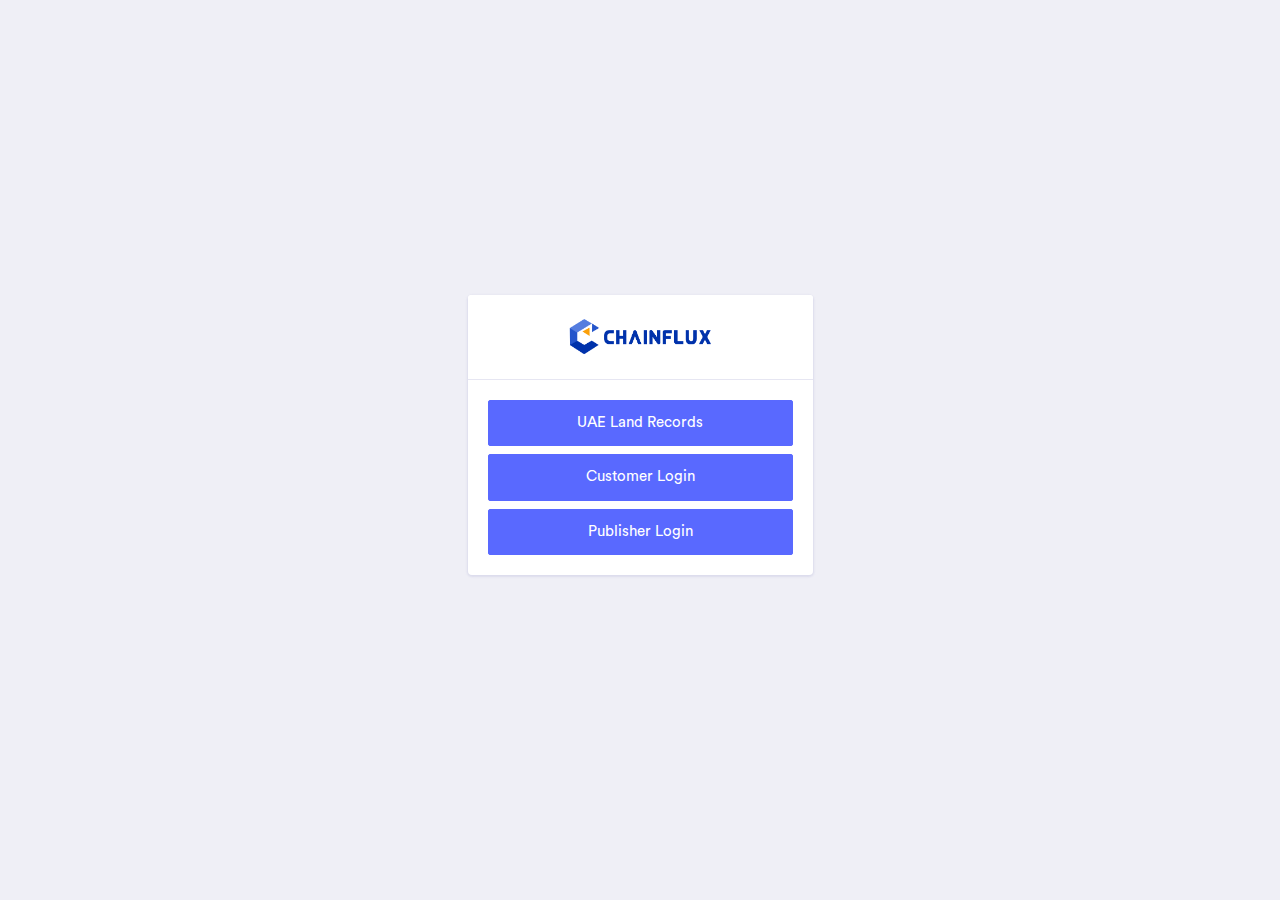
<file: index.html>
<!doctype html>
<html lang="en">
 
<head>
    <!-- Required meta tags -->
    <meta charset="utf-8">
    <meta name="viewport" content="width=device-width, initial-scale=1, shrink-to-fit=no">
    <title>Login</title>
    <!-- Bootstrap CSS -->
    <link rel="stylesheet" href="assets/vendor/bootstrap/css/bootstrap.min.css">
    <link href="assets/vendor/fonts/circular-std/style.css" rel="stylesheet">
    <link rel="stylesheet" href="assets/libs/css/style.css">
    <link rel="stylesheet" href="assets/vendor/fonts/fontawesome/css/fontawesome-all.css">
    <style>
    html,
    body {
        height: 100%;
    }

    body {
        display: -ms-flexbox;
        display: flex;
        -ms-flex-align: center;
        align-items: center;
        padding-top: 40px;
        padding-bottom: 40px;
    }
    </style>
</head>

<body>
    <!-- ============================================================== -->
    <!-- login page  -->
    <!-- ============================================================== -->
    <div class="splash-container">
        <div class="card ">
            <div class="card-header text-center"><a href="../index.html"><img class="logo-img" src="assets/images/logo.png" alt="logo"></a><!-- <span class="splash-description">Please enter your user information.</span> --></div>
            <div class="card-body">
                <!-- <form>
                    <div class="form-group">
                        <input class="form-control form-control-lg" id="username" type="text" placeholder="Public Key" autocomplete="off">
                    </div>
                    <div class="form-group">
                        <input class="form-control form-control-lg" id="password" type="password" placeholder="Private Key">
                    </div>
                    <div class="form-group">
                        <label class="custom-control custom-checkbox">
                            <input class="custom-control-input" type="checkbox"><span class="custom-control-label">Remember Me</span>
                        </label>
                    </div>
                    <button type="submit" class="btn btn-primary btn-lg btn-block"><a href="pages/sign-up.html" class="footer-link">Create An Account</a></button>
                </form> -->
                <button type="submit" class="btn btn-primary btn-lg btn-block"><a href="pages/uaedashboard.html" target="_blak" class="footer-link" style="color: white;">UAE Land Records</a></button>
                <button type="submit" class="btn btn-primary btn-lg btn-block"><a href="login.html" target="_blak" class="footer-link" style="color: white;">Customer Login</a></button>
                <button type="submit" class="btn btn-primary btn-lg btn-block"><a href="login_publisher.html" target="_blak" class="footer-link" style="color: white;">Publisher Login</a></button>
            </div>
            <!-- <div class="card-footer bg-white p-0  ">
                <div class="card-footer-item card-footer-item-bordered" style="display: block !important;">
                    <a href="pages/sign-up.html" class="footer-link">Create An Account</a></div>
                <div class="card-footer-item card-footer-item-bordered">
                    <a href="#" class="footer-link">Forgot Password</a>
                </div>
            </div> -->
        </div>
    </div>
  
    <!-- ============================================================== -->
    <!-- end login page  -->
    <!-- ============================================================== -->
    <!-- Optional JavaScript -->
    <script src="assets/vendor/jquery/jquery-3.3.1.min.js"></script>
    <script src="assets/vendor/bootstrap/js/bootstrap.bundle.js"></script>
</body>
 
</html>
</file>
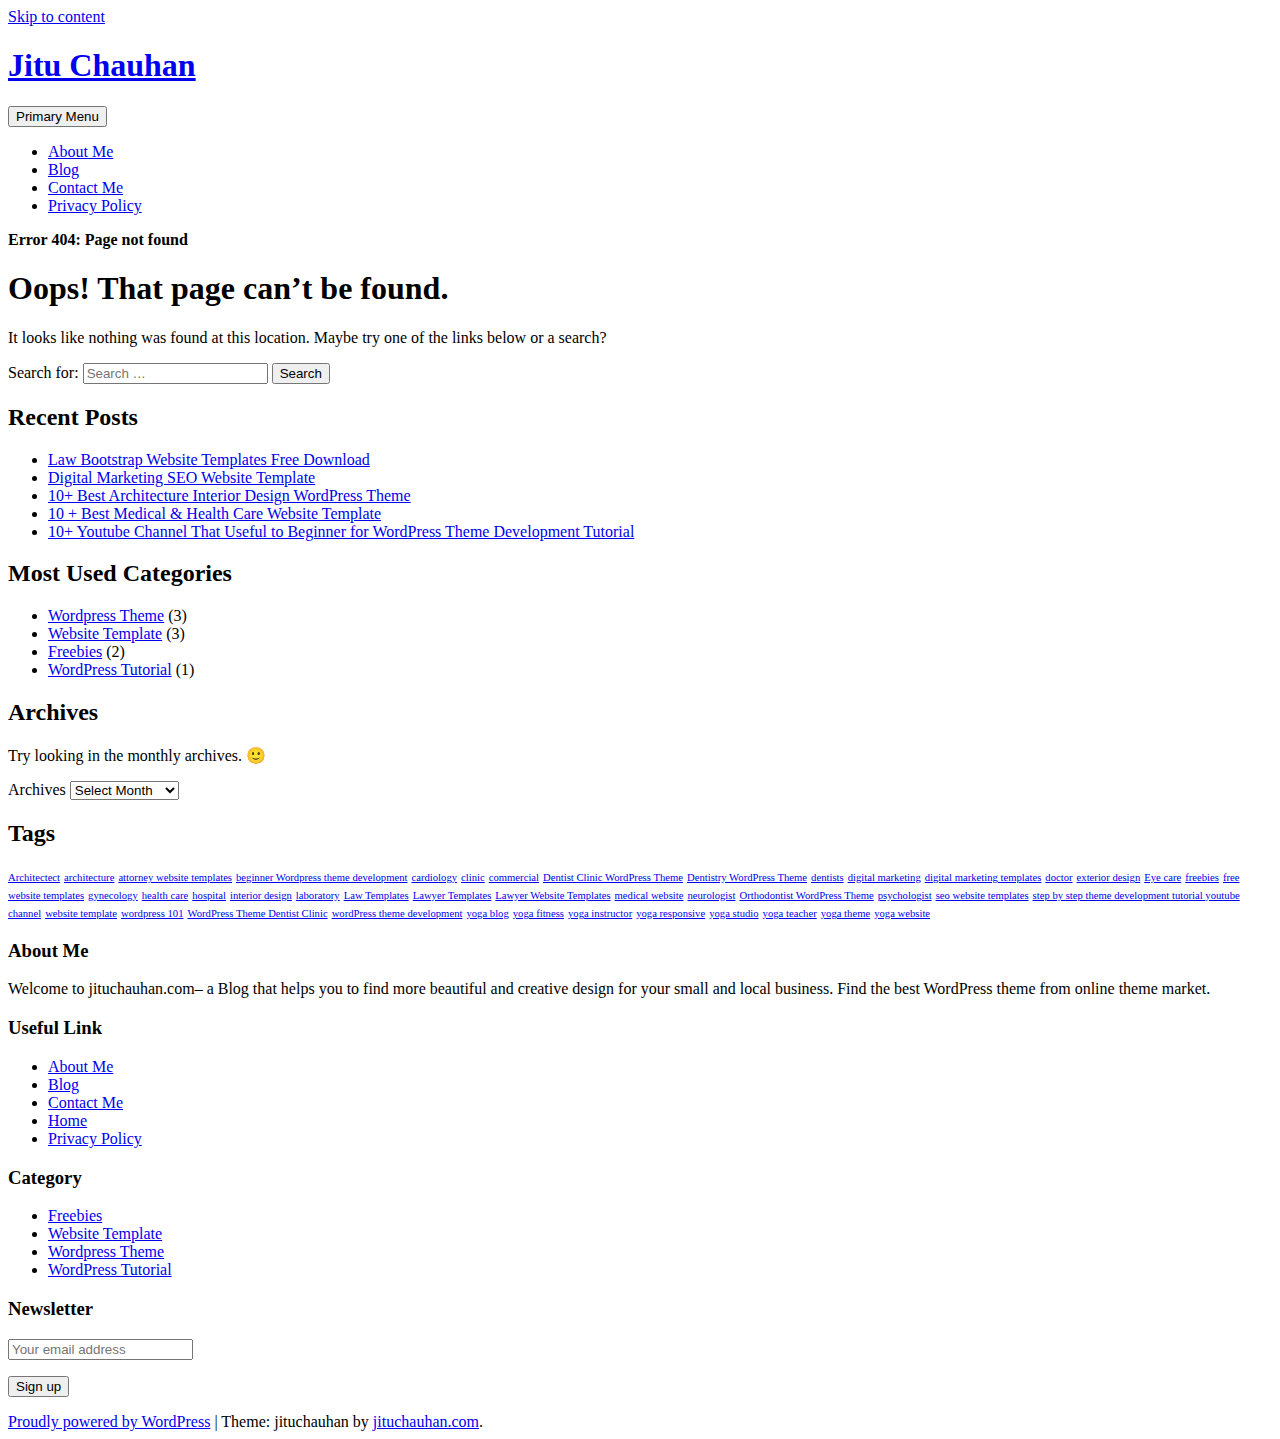
<file: pages/index.html>
<!DOCTYPE html>
    <html lang="en-US" prefix="og: http://ogp.me/ns#">

    <head>
    	
   
        <meta name="google-site-verification" content="4KqxXLPDRgArLiUh4ZFZ0BLFW6n7QN0jibkjD7lBNMg" />
        <meta charset="UTF-8">
        <meta name="viewport" content="width=device-width, initial-scale=1">
        <link rel="profile" href="http://gmpg.org/xfn/11">
        <link href="https://fonts.googleapis.com/css?family=Open+Sans:300,400,400i,600,600i,700,700i,800" rel="stylesheet">
        <title>Concept - Bootstrap 4 Admin Dashboard Template</title>

 
<meta name="robots" content="noindex,follow"/>
<meta property="og:locale" content="en_US" />
<meta property="og:type" content="object" />
<meta property="og:title" content="Page not found - Jitu Chauhan" />
<meta property="og:site_name" content="Jitu Chauhan" />
<meta name="twitter:card" content="summary" />
<meta name="twitter:title" content="Page not found - Jitu Chauhan" />
<script type='application/ld+json'>{"@context":"https:\/\/schema.org","@type":"Person","url":"https:\/\/jituchauhan.com\/","sameAs":[],"@id":"#person","name":"Jitu Chauhan"}</script>
<script type='application/ld+json'>{"@context":"https:\/\/schema.org","@type":"BreadcrumbList","itemListElement":[{"@type":"ListItem","position":1,"item":{"@id":"https:\/\/jituchauhan.com\/","name":"Home"}},{"@type":"ListItem","position":2,"item":{"@id":null,"name":"Error 404: Page not found"}}]}</script>
<!-- / Yoast SEO plugin. -->

<link rel='dns-prefetch' href='//maxcdn.bootstrapcdn.com' />
<link rel='dns-prefetch' href='//s.w.org' />
<link rel="alternate" type="application/rss+xml" title="Jitu Chauhan &raquo; Feed" href="https://jituchauhan.com/feed/" />
<link rel="alternate" type="application/rss+xml" title="Jitu Chauhan &raquo; Comments Feed" href="https://jituchauhan.com/comments/feed/" />
		<script type="text/javascript">
			window._wpemojiSettings = {"baseUrl":"https:\/\/s.w.org\/images\/core\/emoji\/11\/72x72\/","ext":".png","svgUrl":"https:\/\/s.w.org\/images\/core\/emoji\/11\/svg\/","svgExt":".svg","source":{"concatemoji":"https:\/\/jituchauhan.com\/wp-includes\/js\/wp-emoji-release.min.js?ver=4.9.8"}};
			!function(a,b,c){function d(a,b){var c=String.fromCharCode;l.clearRect(0,0,k.width,k.height),l.fillText(c.apply(this,a),0,0);var d=k.toDataURL();l.clearRect(0,0,k.width,k.height),l.fillText(c.apply(this,b),0,0);var e=k.toDataURL();return d===e}function e(a){var b;if(!l||!l.fillText)return!1;switch(l.textBaseline="top",l.font="600 32px Arial",a){case"flag":return!(b=d([55356,56826,55356,56819],[55356,56826,8203,55356,56819]))&&(b=d([55356,57332,56128,56423,56128,56418,56128,56421,56128,56430,56128,56423,56128,56447],[55356,57332,8203,56128,56423,8203,56128,56418,8203,56128,56421,8203,56128,56430,8203,56128,56423,8203,56128,56447]),!b);case"emoji":return b=d([55358,56760,9792,65039],[55358,56760,8203,9792,65039]),!b}return!1}function f(a){var c=b.createElement("script");c.src=a,c.defer=c.type="text/javascript",b.getElementsByTagName("head")[0].appendChild(c)}var g,h,i,j,k=b.createElement("canvas"),l=k.getContext&&k.getContext("2d");for(j=Array("flag","emoji"),c.supports={everything:!0,everythingExceptFlag:!0},i=0;i<j.length;i++)c.supports[j[i]]=e(j[i]),c.supports.everything=c.supports.everything&&c.supports[j[i]],"flag"!==j[i]&&(c.supports.everythingExceptFlag=c.supports.everythingExceptFlag&&c.supports[j[i]]);c.supports.everythingExceptFlag=c.supports.everythingExceptFlag&&!c.supports.flag,c.DOMReady=!1,c.readyCallback=function(){c.DOMReady=!0},c.supports.everything||(h=function(){c.readyCallback()},b.addEventListener?(b.addEventListener("DOMContentLoaded",h,!1),a.addEventListener("load",h,!1)):(a.attachEvent("onload",h),b.attachEvent("onreadystatechange",function(){"complete"===b.readyState&&c.readyCallback()})),g=c.source||{},g.concatemoji?f(g.concatemoji):g.wpemoji&&g.twemoji&&(f(g.twemoji),f(g.wpemoji)))}(window,document,window._wpemojiSettings);
		</script>
		<style type="text/css">
img.wp-smiley,
img.emoji {
	display: inline !important;
	border: none !important;
	box-shadow: none !important;
	height: 1em !important;
	width: 1em !important;
	margin: 0 .07em !important;
	vertical-align: -0.1em !important;
	background: none !important;
	padding: 0 !important;
}
</style>
<link rel='stylesheet' id='contact-form-7-css'  href='https://jituchauhan.com/wp-content/plugins/contact-form-7/includes/css/styles.css?ver=5.0.3' type='text/css' media='all' />
<link rel='stylesheet' id='bootstrap-css'  href='https://jituchauhan.com/wp-content/themes/jituchauhan/css/bootstrap.min.css?ver=3.3.7' type='text/css' media='all' />
<link rel='stylesheet' id='jituchauhan-style-css'  href='https://jituchauhan.com/wp-content/themes/jituchauhan/style.css?ver=4.9.8' type='text/css' media='all' />
<link rel='stylesheet' id='wpb-fa-css'  href='https://maxcdn.bootstrapcdn.com/font-awesome/4.4.0/css/font-awesome.min.css?ver=4.9.8' type='text/css' media='all' />
<link rel='stylesheet' id='addtoany-css'  href='https://jituchauhan.com/wp-content/plugins/add-to-any/addtoany.min.css?ver=1.14' type='text/css' media='all' />
<style id='addtoany-inline-css' type='text/css'>
@media screen and (min-width:981px){
.a2a_floating_style.a2a_default_style{display:none;}
}
</style>
<script type='text/javascript' src='https://jituchauhan.com/wp-includes/js/jquery/jquery.js?ver=1.12.4'></script>
<script type='text/javascript' src='https://jituchauhan.com/wp-includes/js/jquery/jquery-migrate.min.js?ver=1.4.1'></script>
<script type='text/javascript' src='https://jituchauhan.com/wp-content/plugins/add-to-any/addtoany.min.js?ver=1.0'></script>
<link rel='https://api.w.org/' href='https://jituchauhan.com/wp-json/' />
<link rel="EditURI" type="application/rsd+xml" title="RSD" href="https://jituchauhan.com/xmlrpc.php?rsd" />
<link rel="wlwmanifest" type="application/wlwmanifest+xml" href="https://jituchauhan.com/wp-includes/wlwmanifest.xml" /> 
<meta name="generator" content="WordPress 4.9.8" />

<script data-cfasync="false">
window.a2a_config=window.a2a_config||{};a2a_config.callbacks=[];a2a_config.overlays=[];a2a_config.templates={};
a2a_config.icon_color="unset,#ffffff";
(function(d,s,a,b){a=d.createElement(s);b=d.getElementsByTagName(s)[0];a.async=1;a.src="https://static.addtoany.com/menu/page.js";b.parentNode.insertBefore(a,b);})(document,"script");
</script>
	<script>
		  (function(i,s,o,g,r,a,m){i['GoogleAnalyticsObject']=r;i[r]=i[r]||function(){
		  (i[r].q=i[r].q||[]).push(arguments)},i[r].l=1*new Date();a=s.createElement(o),
		  m=s.getElementsByTagName(o)[0];a.async=1;a.src=g;m.parentNode.insertBefore(a,m)
		  })(window,document,'script','https://www.google-analytics.com/analytics.js','ga');
		
		  ga('create', 'UA-92805225-1', 'auto');
		  ga('send', 'pageview');

	</script>
        
        


    <link rel="stylesheet" type="text/css" href="http://jituchauhan.com/wp-content/plugins/template-help-featured-templates/css/style.css" />
    <link rel="stylesheet" type="text/css" href="http://jituchauhan.com/wp-content/plugins/template-help-featured-templates/css/preview.css" />
    <script type="text/javascript">
        function html_entity_decode(str) {
            var ta = document.createElement("textarea");
            ta.innerHTML=str.replace(/</g,"&lt;").replace(/>/g,"&gt;");
            toReturn = ta.value;
            ta = null;
            return toReturn
        }
    </script>
    <link rel="icon" href="https://jituchauhan.com/wp-content/uploads/2017/07/cropped-jituchauhan-32x32.png" sizes="32x32" />
<link rel="icon" href="https://jituchauhan.com/wp-content/uploads/2017/07/cropped-jituchauhan-192x192.png" sizes="192x192" />
<link rel="apple-touch-icon-precomposed" href="https://jituchauhan.com/wp-content/uploads/2017/07/cropped-jituchauhan-180x180.png" />
<meta name="msapplication-TileImage" content="https://jituchauhan.com/wp-content/uploads/2017/07/cropped-jituchauhan-270x270.png" />
		<!-- Google AdSense Ad --->
		<script async src="//pagead2.googlesyndication.com/pagead/js/adsbygoogle.js"></script>
<script>
  (adsbygoogle = window.adsbygoogle || []).push({
    google_ad_client: "ca-pub-2256645353903872",
    enable_page_level_ads: true
  });
</script>
    </head>

    <body class="error404 wp-custom-logo hfeed">
    	
        <div id="page" class="site">
            <div class="header">
                <div class="container">
                <div class="row">
                        <a class="skip-link screen-reader-text" href="#content">
                            Skip to content                        </a>
                        <header id="masthead" class="site-header" role="banner">
                        
                        	
                            <div class="col-md-4">
                                <div class="site-branding">
                                	
                                                                            <h1 class="site-title"><a href="https://jituchauhan.com/" rel="home">Jitu Chauhan</a></h1>
                                                                        </div>
                                <!-- .site-branding -->
                            </div>
                            <div class="col-md-8">
                                <nav id="site-navigation" class="main-navigation" role="navigation">
                                    <button class="menu-toggle" aria-controls="primary-menu" aria-expanded="false">
                                        Primary Menu                                    </button>
                                    <div class="menu-primary-menu-container"><ul id="primary-menu" class="menu"><li id="menu-item-7" class="menu-item menu-item-type-post_type menu-item-object-page menu-item-7"><a href="https://jituchauhan.com/about-me/">About Me</a></li>
<li id="menu-item-403" class="menu-item menu-item-type-post_type menu-item-object-page menu-item-403"><a href="https://jituchauhan.com/blog/">Blog</a></li>
<li id="menu-item-176" class="menu-item menu-item-type-post_type menu-item-object-page menu-item-176"><a href="https://jituchauhan.com/contact-me/">Contact Me</a></li>
<li id="menu-item-359" class="menu-item menu-item-type-post_type menu-item-object-page menu-item-359"><a href="https://jituchauhan.com/privacy-policy/">Privacy Policy</a></li>
</ul></div>                                </nav>
                                <!-- #site-navigation -->
                            </div>
                        </header>
                        <!-- #masthead -->
                    </div>
            </div>
            </div>

			<div class="container"><div class="row"><div class="col-md-12"><p id="breadcrumbs" class="breadcrumbs"><span><strong class="breadcrumb_last">Error 404: Page not found</strong></span></span></p></div></div></div>

            <div class="wrapper">
                <div class="container">
                    
                    <div id="content" class="site-content">
                        <div class="row">
			
	<div id="primary" class="content-area">
		<main id="main" class="site-main" role="main">

			<section class="error-404 not-found">
				<header class="page-header">
					<h1 class="page-title">Oops! That page can&rsquo;t be found.</h1>
				</header><!-- .page-header -->

				<div class="page-content">
					<p>It looks like nothing was found at this location. Maybe try one of the links below or a search?</p>

					<form role="search" method="get" class="search-form" action="https://jituchauhan.com/">
				<label>
					<span class="screen-reader-text">Search for:</span>
					<input type="search" class="search-field" placeholder="Search &hellip;" value="" name="s" />
				</label>
				<input type="submit" class="search-submit" value="Search" />
			</form>		<div class="widget widget_recent_entries">		<h2 class="widgettitle">Recent Posts</h2>		<ul>
											<li>
					<a href="https://jituchauhan.com/law-bootstrap-website-templates-free-download/">Law Bootstrap Website Templates Free Download</a>
									</li>
											<li>
					<a href="https://jituchauhan.com/digital-marketing-seo-website-template/">Digital Marketing SEO Website Template</a>
									</li>
											<li>
					<a href="https://jituchauhan.com/10-best-architecture-interior-design-wordpress-theme/">10+ Best Architecture Interior Design WordPress Theme</a>
									</li>
											<li>
					<a href="https://jituchauhan.com/10-best-medical-health-care-website-template/">10 + Best Medical &#038; Health Care Website Template</a>
									</li>
											<li>
					<a href="https://jituchauhan.com/10-youtube-channel-that-useful-to-beginner-for-wordpress-theme-development-tutorial/">10+ Youtube Channel That Useful to Beginner for WordPress Theme Development Tutorial</a>
									</li>
					</ul>
		</div>
					<div class="widget widget_categories">
						<h2 class="widget-title">Most Used Categories</h2>
						<ul>
							<li class="cat-item cat-item-3"><a href="https://jituchauhan.com/category/wordpress-theme/" title="Premium WordPress Theme">Wordpress Theme</a> (3)
</li>
	<li class="cat-item cat-item-22"><a href="https://jituchauhan.com/category/website-template/" >Website Template</a> (3)
</li>
	<li class="cat-item cat-item-48"><a href="https://jituchauhan.com/category/freebies/" title="Start your website easily with free bootstrap website templates.">Freebies</a> (2)
</li>
	<li class="cat-item cat-item-13"><a href="https://jituchauhan.com/category/wordpress-tutorial/" title="Helpful Links for WordPress Beginner.">WordPress Tutorial</a> (1)
</li>
						</ul>
					</div><!-- .widget -->

					<div class="widget widget_archive"><h2 class="widgettitle">Archives</h2><p>Try looking in the monthly archives. 🙂</p>		<label class="screen-reader-text" for="archives-dropdown--1">Archives</label>
		<select id="archives-dropdown--1" name="archive-dropdown" onchange='document.location.href=this.options[this.selectedIndex].value;'>
			
			<option value="">Select Month</option>
				<option value='https://jituchauhan.com/2017/07/'> July 2017 </option>
	<option value='https://jituchauhan.com/2017/05/'> May 2017 </option>
	<option value='https://jituchauhan.com/2017/03/'> March 2017 </option>
	<option value='https://jituchauhan.com/2017/02/'> February 2017 </option>
	<option value='https://jituchauhan.com/2017/01/'> January 2017 </option>

		</select>
		</div><div class="widget widget_tag_cloud"><h2 class="widgettitle">Tags</h2><div class="tagcloud"><a href="https://jituchauhan.com/tag/architectect/" class="tag-cloud-link tag-link-44 tag-link-position-1" style="font-size: 8pt;" aria-label="Architectect (1 item)">Architectect</a>
<a href="https://jituchauhan.com/tag/architecture/" class="tag-cloud-link tag-link-43 tag-link-position-2" style="font-size: 8pt;" aria-label="architecture (1 item)">architecture</a>
<a href="https://jituchauhan.com/tag/attorney-website-templates/" class="tag-cloud-link tag-link-57 tag-link-position-3" style="font-size: 8pt;" aria-label="attorney website templates (1 item)">attorney website templates</a>
<a href="https://jituchauhan.com/tag/beginner-wordpress-theme-development/" class="tag-cloud-link tag-link-20 tag-link-position-4" style="font-size: 8pt;" aria-label="beginner Wordpress theme development (1 item)">beginner Wordpress theme development</a>
<a href="https://jituchauhan.com/tag/cardiology/" class="tag-cloud-link tag-link-40 tag-link-position-5" style="font-size: 8pt;" aria-label="cardiology (1 item)">cardiology</a>
<a href="https://jituchauhan.com/tag/clinic/" class="tag-cloud-link tag-link-28 tag-link-position-6" style="font-size: 8pt;" aria-label="clinic (1 item)">clinic</a>
<a href="https://jituchauhan.com/tag/commercial/" class="tag-cloud-link tag-link-47 tag-link-position-7" style="font-size: 8pt;" aria-label="commercial (1 item)">commercial</a>
<a href="https://jituchauhan.com/tag/dentist-clinic-wordpress-theme/" class="tag-cloud-link tag-link-15 tag-link-position-8" style="font-size: 8pt;" aria-label="Dentist Clinic WordPress Theme (1 item)">Dentist Clinic WordPress Theme</a>
<a href="https://jituchauhan.com/tag/dentistry-wordpress-theme/" class="tag-cloud-link tag-link-14 tag-link-position-9" style="font-size: 8pt;" aria-label="Dentistry WordPress Theme (1 item)">Dentistry WordPress Theme</a>
<a href="https://jituchauhan.com/tag/dentists/" class="tag-cloud-link tag-link-41 tag-link-position-10" style="font-size: 8pt;" aria-label="dentists (1 item)">dentists</a>
<a href="https://jituchauhan.com/tag/digital-marketing/" class="tag-cloud-link tag-link-50 tag-link-position-11" style="font-size: 8pt;" aria-label="digital marketing (1 item)">digital marketing</a>
<a href="https://jituchauhan.com/tag/digital-marketing-templates/" class="tag-cloud-link tag-link-53 tag-link-position-12" style="font-size: 8pt;" aria-label="digital marketing templates (1 item)">digital marketing templates</a>
<a href="https://jituchauhan.com/tag/doctor/" class="tag-cloud-link tag-link-30 tag-link-position-13" style="font-size: 8pt;" aria-label="doctor (1 item)">doctor</a>
<a href="https://jituchauhan.com/tag/exterior-design/" class="tag-cloud-link tag-link-46 tag-link-position-14" style="font-size: 8pt;" aria-label="exterior design (1 item)">exterior design</a>
<a href="https://jituchauhan.com/tag/eye-care/" class="tag-cloud-link tag-link-37 tag-link-position-15" style="font-size: 8pt;" aria-label="Eye care (1 item)">Eye care</a>
<a href="https://jituchauhan.com/tag/freebies/" class="tag-cloud-link tag-link-52 tag-link-position-16" style="font-size: 8pt;" aria-label="freebies (1 item)">freebies</a>
<a href="https://jituchauhan.com/tag/free-website-templates/" class="tag-cloud-link tag-link-51 tag-link-position-17" style="font-size: 8pt;" aria-label="free website templates (1 item)">free website templates</a>
<a href="https://jituchauhan.com/tag/gynecology/" class="tag-cloud-link tag-link-38 tag-link-position-18" style="font-size: 8pt;" aria-label="gynecology (1 item)">gynecology</a>
<a href="https://jituchauhan.com/tag/health-care/" class="tag-cloud-link tag-link-35 tag-link-position-19" style="font-size: 8pt;" aria-label="health care (1 item)">health care</a>
<a href="https://jituchauhan.com/tag/hospital/" class="tag-cloud-link tag-link-29 tag-link-position-20" style="font-size: 8pt;" aria-label="hospital (1 item)">hospital</a>
<a href="https://jituchauhan.com/tag/interior-design/" class="tag-cloud-link tag-link-45 tag-link-position-21" style="font-size: 8pt;" aria-label="interior design (1 item)">interior design</a>
<a href="https://jituchauhan.com/tag/laboratory/" class="tag-cloud-link tag-link-36 tag-link-position-22" style="font-size: 8pt;" aria-label="laboratory (1 item)">laboratory</a>
<a href="https://jituchauhan.com/tag/law-templates/" class="tag-cloud-link tag-link-54 tag-link-position-23" style="font-size: 8pt;" aria-label="Law Templates (1 item)">Law Templates</a>
<a href="https://jituchauhan.com/tag/lawyer-templates/" class="tag-cloud-link tag-link-56 tag-link-position-24" style="font-size: 8pt;" aria-label="Lawyer Templates (1 item)">Lawyer Templates</a>
<a href="https://jituchauhan.com/tag/lawyer-website-templates/" class="tag-cloud-link tag-link-55 tag-link-position-25" style="font-size: 8pt;" aria-label="Lawyer Website Templates (1 item)">Lawyer Website Templates</a>
<a href="https://jituchauhan.com/tag/medical-website/" class="tag-cloud-link tag-link-32 tag-link-position-26" style="font-size: 8pt;" aria-label="medical website (1 item)">medical website</a>
<a href="https://jituchauhan.com/tag/neurologist/" class="tag-cloud-link tag-link-39 tag-link-position-27" style="font-size: 8pt;" aria-label="neurologist (1 item)">neurologist</a>
<a href="https://jituchauhan.com/tag/orthodontist-wordpress-theme/" class="tag-cloud-link tag-link-17 tag-link-position-28" style="font-size: 8pt;" aria-label="Orthodontist WordPress Theme (1 item)">Orthodontist WordPress Theme</a>
<a href="https://jituchauhan.com/tag/psychologist/" class="tag-cloud-link tag-link-42 tag-link-position-29" style="font-size: 8pt;" aria-label="psychologist (1 item)">psychologist</a>
<a href="https://jituchauhan.com/tag/seo-website-templates/" class="tag-cloud-link tag-link-49 tag-link-position-30" style="font-size: 8pt;" aria-label="seo website templates (1 item)">seo website templates</a>
<a href="https://jituchauhan.com/tag/step-by-step-theme-development-tutorial-youtube-channel/" class="tag-cloud-link tag-link-21 tag-link-position-31" style="font-size: 8pt;" aria-label="step by step theme development tutorial youtube channel (1 item)">step by step theme development tutorial youtube channel</a>
<a href="https://jituchauhan.com/tag/website-template/" class="tag-cloud-link tag-link-34 tag-link-position-32" style="font-size: 8pt;" aria-label="website template (1 item)">website template</a>
<a href="https://jituchauhan.com/tag/wordpress-101/" class="tag-cloud-link tag-link-19 tag-link-position-33" style="font-size: 8pt;" aria-label="wordpress 101 (1 item)">wordpress 101</a>
<a href="https://jituchauhan.com/tag/wordpress-theme-dentist-clinic/" class="tag-cloud-link tag-link-16 tag-link-position-34" style="font-size: 8pt;" aria-label="WordPress Theme Dentist Clinic (1 item)">WordPress Theme Dentist Clinic</a>
<a href="https://jituchauhan.com/tag/wordpress-theme-development/" class="tag-cloud-link tag-link-18 tag-link-position-35" style="font-size: 8pt;" aria-label="wordPress theme development (1 item)">wordPress theme development</a>
<a href="https://jituchauhan.com/tag/yoga-blog/" class="tag-cloud-link tag-link-9 tag-link-position-36" style="font-size: 8pt;" aria-label="yoga blog (1 item)">yoga blog</a>
<a href="https://jituchauhan.com/tag/yoga-fitness/" class="tag-cloud-link tag-link-11 tag-link-position-37" style="font-size: 8pt;" aria-label="yoga fitness (1 item)">yoga fitness</a>
<a href="https://jituchauhan.com/tag/yoga-instructor/" class="tag-cloud-link tag-link-6 tag-link-position-38" style="font-size: 8pt;" aria-label="yoga instructor (1 item)">yoga instructor</a>
<a href="https://jituchauhan.com/tag/yoga-responsive/" class="tag-cloud-link tag-link-5 tag-link-position-39" style="font-size: 8pt;" aria-label="yoga responsive (1 item)">yoga responsive</a>
<a href="https://jituchauhan.com/tag/yoga-studio/" class="tag-cloud-link tag-link-7 tag-link-position-40" style="font-size: 8pt;" aria-label="yoga studio (1 item)">yoga studio</a>
<a href="https://jituchauhan.com/tag/yoga-teacher/" class="tag-cloud-link tag-link-4 tag-link-position-41" style="font-size: 8pt;" aria-label="yoga teacher (1 item)">yoga teacher</a>
<a href="https://jituchauhan.com/tag/yoga-theme/" class="tag-cloud-link tag-link-8 tag-link-position-42" style="font-size: 8pt;" aria-label="yoga theme (1 item)">yoga theme</a>
<a href="https://jituchauhan.com/tag/yoga-website/" class="tag-cloud-link tag-link-10 tag-link-position-43" style="font-size: 8pt;" aria-label="yoga website (1 item)">yoga website</a></div>
</div>
				</div><!-- .page-content -->
			</section><!-- .error-404 -->

		</main><!-- #main -->
	</div><!-- #primary -->


    </div><!-- #content -->

   
</div><!-- #page -->

</div>

<div class="footer">
    	<div class="container">
        <div class="row">
		 				<div id="text-2" class="widget-container widget_text col-md-3"><h3 class="widget-title">About Me</h3>			<div class="textwidget"><p>Welcome to jituchauhan.com– a Blog that helps you to find more beautiful and creative design for your small and local business. Find the best WordPress theme from online theme market.</p>
</div>
		</div><div id="pages-2" class="widget-container widget_pages col-md-3"><h3 class="widget-title">Useful Link</h3>		<ul>
			<li class="page_item page-item-5"><a href="https://jituchauhan.com/about-me/">About Me</a></li>
<li class="page_item page-item-222"><a href="https://jituchauhan.com/blog/">Blog</a></li>
<li class="page_item page-item-174"><a href="https://jituchauhan.com/contact-me/">Contact Me</a></li>
<li class="page_item page-item-361"><a href="https://jituchauhan.com/home/">Home</a></li>
<li class="page_item page-item-241"><a href="https://jituchauhan.com/privacy-policy/">Privacy Policy</a></li>
		</ul>
		</div><div id="categories-3" class="widget-container widget_categories col-md-3"><h3 class="widget-title">Category</h3>		<ul>
	<li class="cat-item cat-item-48"><a href="https://jituchauhan.com/category/freebies/" title="Start your website easily with free bootstrap website templates.">Freebies</a>
</li>
	<li class="cat-item cat-item-22"><a href="https://jituchauhan.com/category/website-template/" >Website Template</a>
</li>
	<li class="cat-item cat-item-3"><a href="https://jituchauhan.com/category/wordpress-theme/" title="Premium WordPress Theme">Wordpress Theme</a>
</li>
	<li class="cat-item cat-item-13"><a href="https://jituchauhan.com/category/wordpress-tutorial/" title="Helpful Links for WordPress Beginner.">WordPress Tutorial</a>
</li>
		</ul>
</div><div id="mc4wp_form_widget-3" class="widget-container widget_mc4wp_form_widget col-md-3"><h3 class="widget-title">Newsletter</h3><script>(function() {
	if (!window.mc4wp) {
		window.mc4wp = {
			listeners: [],
			forms    : {
				on: function (event, callback) {
					window.mc4wp.listeners.push({
						event   : event,
						callback: callback
					});
				}
			}
		}
	}
})();
</script><!-- MailChimp for WordPress v4.2.4 - https://wordpress.org/plugins/mailchimp-for-wp/ --><form id="mc4wp-form-1" class="mc4wp-form mc4wp-form-277" method="post" data-id="277" data-name="Subscriber For Update" ><div class="mc4wp-form-fields"><p>
	<label></label>
	<input type="email" name="EMAIL" placeholder="Your email address" required/>
</p>

<p>
	<input type="submit" value="Sign up" />
</p></div><label style="display: none !important;">Leave this field empty if you're human: <input type="text" name="_mc4wp_honeypot" value="" tabindex="-1" autocomplete="off" /></label><input type="hidden" name="_mc4wp_timestamp" value="1541623610" /><input type="hidden" name="_mc4wp_form_id" value="277" /><input type="hidden" name="_mc4wp_form_element_id" value="mc4wp-form-1" /><div class="mc4wp-response"></div></form><!-- / MailChimp for WordPress Plugin --></div>		 			</div>
    		<div class="row">
    			<div class="col-lg-12 col-md-12 col-sm-12 col-xs-12">
    				 <footer id="colophon" class="site-footer" role="contentinfo">
        <div class="site-info">
            <a href="https://wordpress.org/">Proudly powered by WordPress</a>
            <span class="sep"> | </span>
            Theme: jituchauhan by <a href="http://jituchauhan.com/" rel="designer" class="">jituchauhan.com</a>.        </div><!-- .site-info -->
         	
    </footer><!-- #colophon -->
    			</div>
    		</div>
    	</div>
</div>
<div class="a2a_kit a2a_kit_size_32 a2a_floating_style a2a_default_style" style="bottom:0px;left:0px;background-color:transparent;"><a class="a2a_button_facebook" href="https://www.addtoany.com/add_to/facebook?linkurl=https%3A%2F%2Fjituchauhan.com%2Finfluence%2Flandingpage%2Finfluence%2Fpages%2Findex.html&amp;linkname=Page%20not%20found%20-%20Jitu%20Chauhan" title="Facebook" rel="nofollow noopener" target="_blank"></a><a class="a2a_button_twitter" href="https://www.addtoany.com/add_to/twitter?linkurl=https%3A%2F%2Fjituchauhan.com%2Finfluence%2Flandingpage%2Finfluence%2Fpages%2Findex.html&amp;linkname=Page%20not%20found%20-%20Jitu%20Chauhan" title="Twitter" rel="nofollow noopener" target="_blank"></a><a class="a2a_button_google_plus" href="https://www.addtoany.com/add_to/google_plus?linkurl=https%3A%2F%2Fjituchauhan.com%2Finfluence%2Flandingpage%2Finfluence%2Fpages%2Findex.html&amp;linkname=Page%20not%20found%20-%20Jitu%20Chauhan" title="Google+" rel="nofollow noopener" target="_blank"></a><a class="a2a_button_pinterest" href="https://www.addtoany.com/add_to/pinterest?linkurl=https%3A%2F%2Fjituchauhan.com%2Finfluence%2Flandingpage%2Finfluence%2Fpages%2Findex.html&amp;linkname=Page%20not%20found%20-%20Jitu%20Chauhan" title="Pinterest" rel="nofollow noopener" target="_blank"></a><a class="a2a_button_linkedin" href="https://www.addtoany.com/add_to/linkedin?linkurl=https%3A%2F%2Fjituchauhan.com%2Finfluence%2Flandingpage%2Finfluence%2Fpages%2Findex.html&amp;linkname=Page%20not%20found%20-%20Jitu%20Chauhan" title="LinkedIn" rel="nofollow noopener" target="_blank"></a><a class="a2a_dd addtoany_share_save addtoany_share" href="https://www.addtoany.com/share"></a></div><script>(function() {function addEventListener(element,event,handler) {
	if(element.addEventListener) {
		element.addEventListener(event,handler, false);
	} else if(element.attachEvent){
		element.attachEvent('on'+event,handler);
	}
}function maybePrefixUrlField() {
	if(this.value.trim() !== '' && this.value.indexOf('http') !== 0) {
		this.value = "http://" + this.value;
	}
}

var urlFields = document.querySelectorAll('.mc4wp-form input[type="url"]');
if( urlFields && urlFields.length > 0 ) {
	for( var j=0; j < urlFields.length; j++ ) {
		addEventListener(urlFields[j],'blur',maybePrefixUrlField);
	}
}/* test if browser supports date fields */
var testInput = document.createElement('input');
testInput.setAttribute('type', 'date');
if( testInput.type !== 'date') {

	/* add placeholder & pattern to all date fields */
	var dateFields = document.querySelectorAll('.mc4wp-form input[type="date"]');
	for(var i=0; i<dateFields.length; i++) {
		if(!dateFields[i].placeholder) {
			dateFields[i].placeholder = 'YYYY-MM-DD';
		}
		if(!dateFields[i].pattern) {
			dateFields[i].pattern = '[0-9]{4}-(0[1-9]|1[012])-(0[1-9]|1[0-9]|2[0-9]|3[01])';
		}
	}
}

})();</script><script type='text/javascript'>
/* <![CDATA[ */
var wpcf7 = {"apiSettings":{"root":"https:\/\/jituchauhan.com\/wp-json\/contact-form-7\/v1","namespace":"contact-form-7\/v1"},"recaptcha":{"messages":{"empty":"Please verify that you are not a robot."}}};
/* ]]> */
</script>
<script type='text/javascript' src='https://jituchauhan.com/wp-content/plugins/contact-form-7/includes/js/scripts.js?ver=5.0.3'></script>
<script type='text/javascript' src='https://jituchauhan.com/wp-content/themes/jituchauhan/js/bootstrap.min.js?ver=3.3.7'></script>
<script type='text/javascript' src='https://jituchauhan.com/wp-content/themes/jituchauhan/js/navigation.js?ver=20151215'></script>
<script type='text/javascript' src='https://jituchauhan.com/wp-content/themes/jituchauhan/js/skip-link-focus-fix.js?ver=20151215'></script>
<script type='text/javascript' src='https://jituchauhan.com/wp-includes/js/wp-embed.min.js?ver=4.9.8'></script>
<script type='text/javascript'>
/* <![CDATA[ */
var mc4wp_forms_config = [];
/* ]]> */
</script>
<script type='text/javascript' src='https://jituchauhan.com/wp-content/plugins/mailchimp-for-wp/assets/js/forms-api.min.js?ver=4.2.4'></script>
<!--[if lte IE 9]>
<script type='text/javascript' src='https://jituchauhan.com/wp-content/plugins/mailchimp-for-wp/assets/js/third-party/placeholders.min.js?ver=4.2.4'></script>
<![endif]-->

</body>
</html>
</file>
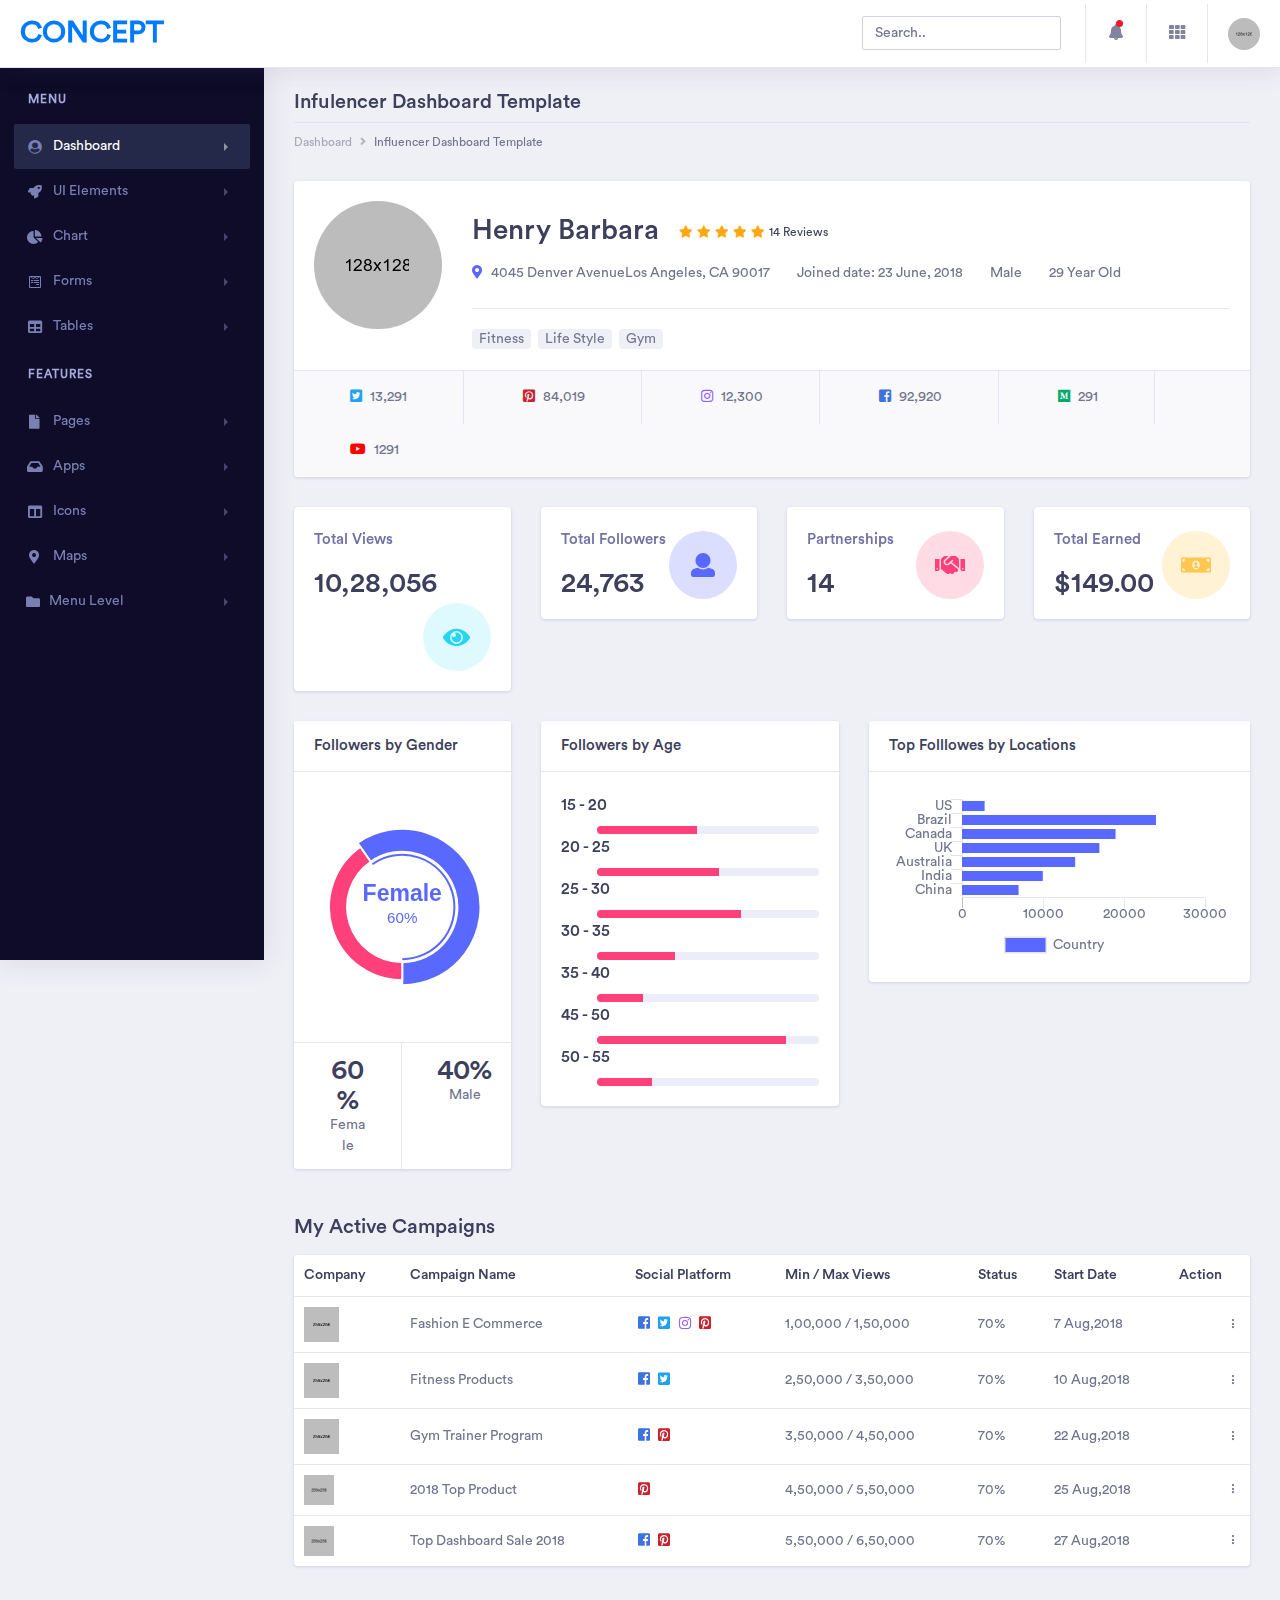
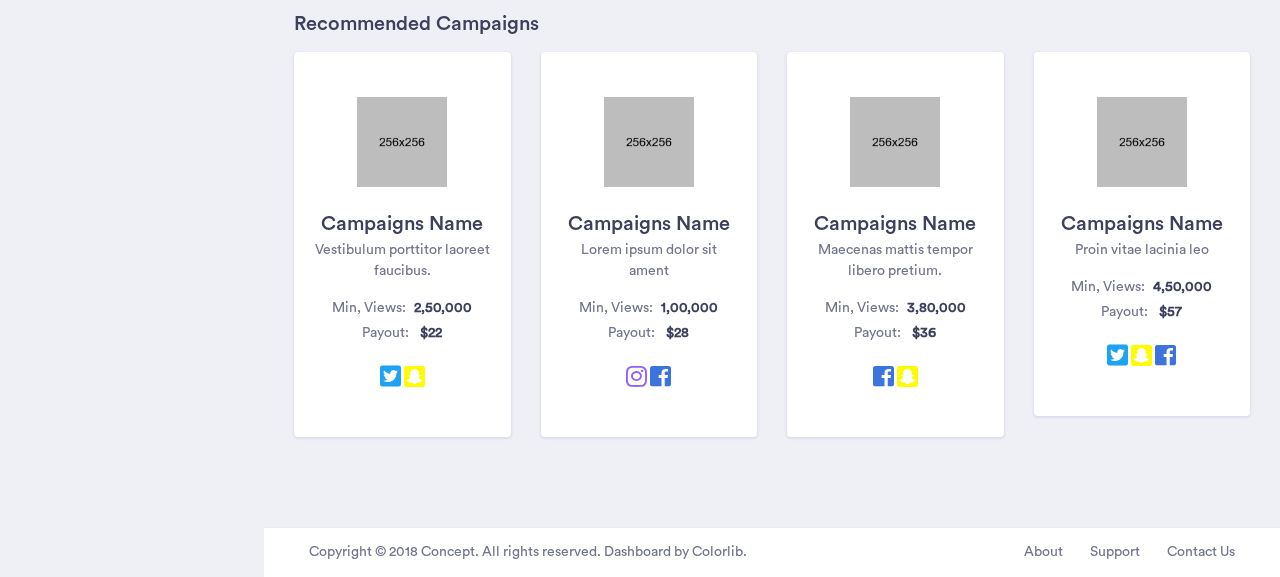
<file: dashboard-influencer.html>
<!doctype html>
<html lang="en">

 
<head>
    <!-- Required meta tags -->
    <meta charset="utf-8">
    <meta name="viewport" content="width=device-width, initial-scale=1, shrink-to-fit=no">
    <!-- Bootstrap CSS -->
    <link rel="stylesheet" href="assets/vendor/bootstrap/css/bootstrap.min.css">
    <link href="assets/vendor/fonts/circular-std/style.css" rel="stylesheet">
    <link rel="stylesheet" href="assets/libs/css/style.css">
    <link rel="stylesheet" href="assets/vendor/fonts/fontawesome/css/fontawesome-all.css">
    <link rel="stylesheet" href="assets/vendor/charts/morris-bundle/morris.css">
    <link rel="stylesheet" href="assets/vendor/fonts/material-design-iconic-font/css/materialdesignicons.min.css">
    <title>Concept - Bootstrap 4 Admin Dashboard Template</title>
</head>

<body>
    <!-- ============================================================== -->
    <!-- main wrapper -->
    <!-- ============================================================== -->
    <div class="dashboard-main-wrapper">
	    <!-- ============================================================== -->
	    <!-- navbar -->
	    <!-- ============================================================== -->
	    <div class="dashboard-header">
	        <nav class="navbar navbar-expand-lg bg-white fixed-top">
	            <a class="navbar-brand" href="index.html">Concept</a>
	            <button class="navbar-toggler" type="button" data-toggle="collapse" data-target="#navbarSupportedContent" aria-controls="navbarSupportedContent" aria-expanded="false" aria-label="Toggle navigation">
	                <span class="navbar-toggler-icon"></span>
	            </button>
	            <div class="collapse navbar-collapse " id="navbarSupportedContent">
	                <ul class="navbar-nav ml-auto navbar-right-top">
	                    <li class="nav-item">
	                        <div id="custom-search" class="top-search-bar">
	                            <input class="form-control" type="text" placeholder="Search..">
	                        </div>
	                    </li>
	                    <li class="nav-item dropdown notification">
	                        <a class="nav-link nav-icons" href="#" id="navbarDropdownMenuLink1" data-toggle="dropdown" aria-haspopup="true" aria-expanded="false"><i class="fas fa-fw fa-bell"></i> <span class="indicator"></span></a>
	                        <ul class="dropdown-menu dropdown-menu-right notification-dropdown">
	                            <li>
	                                <div class="notification-title"> Notification</div>
	                                <div class="notification-list">
	                                    <div class="list-group">
	                                        <a href="#" class="list-group-item list-group-item-action active">
	                                            <div class="notification-info">
	                                                <div class="notification-list-user-img"><img src="assets/images/avatar-2.jpg" alt="" class="user-avatar-md rounded-circle"></div>
	                                                <div class="notification-list-user-block"><span class="notification-list-user-name">Jeremy Rakestraw</span>accepted your invitation to join the team.
	                                                    <div class="notification-date">2 min ago</div>
	                                                </div>
	                                            </div>
	                                        </a>
	                                        <a href="#" class="list-group-item list-group-item-action">
	                                            <div class="notification-info">
	                                                <div class="notification-list-user-img"><img src="assets/images/avatar-3.jpg" alt="" class="user-avatar-md rounded-circle"></div>
	                                                <div class="notification-list-user-block"><span class="notification-list-user-name">John Abraham </span>is now following you
	                                                    <div class="notification-date">2 days ago</div>
	                                                </div>
	                                            </div>
	                                        </a>
	                                        <a href="#" class="list-group-item list-group-item-action">
	                                            <div class="notification-info">
	                                                <div class="notification-list-user-img"><img src="assets/images/avatar-4.jpg" alt="" class="user-avatar-md rounded-circle"></div>
	                                                <div class="notification-list-user-block"><span class="notification-list-user-name">Monaan Pechi</span> is watching your main repository
	                                                    <div class="notification-date">2 min ago</div>
	                                                </div>
	                                            </div>
	                                        </a>
	                                        <a href="#" class="list-group-item list-group-item-action">
	                                            <div class="notification-info">
	                                                <div class="notification-list-user-img"><img src="assets/images/avatar-5.jpg" alt="" class="user-avatar-md rounded-circle"></div>
	                                                <div class="notification-list-user-block"><span class="notification-list-user-name">Jessica Caruso</span>accepted your invitation to join the team.
	                                                    <div class="notification-date">2 min ago</div>
	                                                </div>
	                                            </div>
	                                        </a>
	                                    </div>
	                                </div>
	                            </li>
	                            <li>
	                                <div class="list-footer"> <a href="#">View all notifications</a></div>
	                            </li>
	                        </ul>
	                    </li>
	                    <li class="nav-item dropdown connection">
	                        <a class="nav-link" href="#" id="navbarDropdown" role="button" data-toggle="dropdown" aria-haspopup="true" aria-expanded="false"> <i class="fas fa-fw fa-th"></i> </a>
	                        <ul class="dropdown-menu dropdown-menu-right connection-dropdown">
	                            <li class="connection-list">
	                                <div class="row">
	                                    <div class="col-xl-4 col-lg-4 col-md-6 col-sm-12 col-12 ">
	                                        <a href="#" class="connection-item"><img src="assets/images/github.png" alt="" > <span>Github</span></a>
	                                    </div>
	                                    <div class="col-xl-4 col-lg-4 col-md-6 col-sm-12 col-12 ">
	                                        <a href="#" class="connection-item"><img src="assets/images/dribbble.png" alt="" > <span>Dribbble</span></a>
	                                    </div>
	                                    <div class="col-xl-4 col-lg-4 col-md-6 col-sm-12 col-12 ">
	                                        <a href="#" class="connection-item"><img src="assets/images/dropbox.png" alt="" > <span>Dropbox</span></a>
	                                    </div>
	                                </div>
	                                <div class="row">
	                                    <div class="col-xl-4 col-lg-4 col-md-6 col-sm-12 col-12 ">
	                                        <a href="#" class="connection-item"><img src="assets/images/bitbucket.png" alt=""> <span>Bitbucket</span></a>
	                                    </div>
	                                    <div class="col-xl-4 col-lg-4 col-md-6 col-sm-12 col-12 ">
	                                        <a href="#" class="connection-item"><img src="assets/images/mail_chimp.png" alt="" ><span>Mail chimp</span></a>
	                                    </div>
	                                    <div class="col-xl-4 col-lg-4 col-md-6 col-sm-12 col-12 ">
	                                        <a href="#" class="connection-item"><img src="assets/images/slack.png" alt="" > <span>Slack</span></a>
	                                    </div>
	                                </div>
	                            </li>
	                            <li>
	                                <div class="conntection-footer"><a href="#">More</a></div>
	                            </li>
	                        </ul>
	                    </li>
	                    <li class="nav-item dropdown nav-user">
	                        <a class="nav-link nav-user-img" href="#" id="navbarDropdownMenuLink2" data-toggle="dropdown" aria-haspopup="true" aria-expanded="false"><img src="assets/images/avatar-1.jpg" alt="" class="user-avatar-md rounded-circle"></a>
	                        <div class="dropdown-menu dropdown-menu-right nav-user-dropdown" aria-labelledby="navbarDropdownMenuLink2">
	                            <div class="nav-user-info">
	                                <h5 class="mb-0 text-white nav-user-name">John Abraham </h5>
	                                <span class="status"></span><span class="ml-2">Available</span>
	                            </div>
	                            <a class="dropdown-item" href="#"><i class="fas fa-user mr-2"></i>Account</a>
	                            <a class="dropdown-item" href="#"><i class="fas fa-cog mr-2"></i>Setting</a>
	                            <a class="dropdown-item" href="#"><i class="fas fa-power-off mr-2"></i>Logout</a>
	                        </div>
	                    </li>
	                </ul>
	            </div>
	        </nav>
	    </div>
	    <!-- ============================================================== -->
	    <!-- end navbar -->
	    <!-- ============================================================== -->
	    <!-- ============================================================== -->
	    <!-- left sidebar -->
	    <!-- ============================================================== -->
	    <div class="nav-left-sidebar sidebar-dark">
	        <div class="menu-list">
	            <nav class="navbar navbar-expand-lg navbar-light">
	                <a class="d-xl-none d-lg-none" href="#">Dashboard</a>
	                <button class="navbar-toggler" type="button" data-toggle="collapse" data-target="#navbarNav" aria-controls="navbarNav" aria-expanded="false" aria-label="Toggle navigation">
	                    <span class="navbar-toggler-icon"></span>
	                </button>
	                <div class="collapse navbar-collapse" id="navbarNav">
	                    <ul class="navbar-nav flex-column">
	                        <li class="nav-divider">
	                            Menu
	                        </li>
	                        <li class="nav-item ">
	                            <a class="nav-link active" href="#" data-toggle="collapse" aria-expanded="false" data-target="#submenu-1" aria-controls="submenu-1"><i class="fa fa-fw fa-user-circle"></i>Dashboard <span class="badge badge-success">6</span></a>
	                            <div id="submenu-1" class="collapse submenu" style="">
	                                <ul class="nav flex-column">
	                                    <li class="nav-item">
	                                        <a class="nav-link" href="#" data-toggle="collapse" aria-expanded="false" data-target="#submenu-1-2" aria-controls="submenu-1-2">E-Commerce</a>
	                                        <div id="submenu-1-2" class="collapse submenu" style="">
	                                            <ul class="nav flex-column">
	                                                <li class="nav-item">
	                                                    <a class="nav-link" href="index.html">E Commerce Dashboard</a>
	                                                </li>
	                                                <li class="nav-item">
	                                                    <a class="nav-link" href="ecommerce-product.html">Product List</a>
	                                                </li>
	                                                <li class="nav-item">
	                                                    <a class="nav-link" href="ecommerce-product-single.html">Product Single</a>
	                                                </li>
	                                                <li class="nav-item">
	                                                    <a class="nav-link" href="ecommerce-product-checkout.html">Product Checkout</a>
	                                                </li>
	                                            </ul>
	                                        </div>
	                                    </li>
	                                    <li class="nav-item">
	                                        <a class="nav-link" href="dashboard-finance.html">Finance</a>
	                                    </li>
	                                    <li class="nav-item">
	                                        <a class="nav-link" href="dashboard-sales.html">Sales</a>
	                                    </li>
	                                    <li class="nav-item">
	                                        <a class="nav-link" href="#" data-toggle="collapse" aria-expanded="false" data-target="#submenu-1-1" aria-controls="submenu-1-1">Infulencer</a>
	                                        <div id="submenu-1-1" class="collapse submenu" style="">
	                                            <ul class="nav flex-column">
	                                                <li class="nav-item">
	                                                    <a class="nav-link" href="dashboard-influencer.html">Influencer</a>
	                                                </li>
	                                                <li class="nav-item">
	                                                    <a class="nav-link" href="influencer-finder.html">Influencer Finder</a>
	                                                </li>
	                                                <li class="nav-item">
	                                                    <a class="nav-link" href="influencer-profile.html">Influencer Profile</a>
	                                                </li>
	                                            </ul>
	                                        </div>
	                                    </li>
	                                </ul>
	                            </div>
	                        </li>
	                        <li class="nav-item">
	                            <a class="nav-link" href="#" data-toggle="collapse" aria-expanded="false" data-target="#submenu-2" aria-controls="submenu-2"><i class="fa fa-fw fa-rocket"></i>UI Elements</a>
	                            <div id="submenu-2" class="collapse submenu" style="">
	                                <ul class="nav flex-column">
	                                    <li class="nav-item">
	                                        <a class="nav-link" href="pages/cards.html">Cards <span class="badge badge-secondary">New</span></a>
	                                    </li>
	                                    <li class="nav-item">
	                                        <a class="nav-link" href="pages/general.html">General</a>
	                                    </li>
	                                    <li class="nav-item">
	                                        <a class="nav-link" href="pages/carousel.html">Carousel</a>
	                                    </li>
	                                    <li class="nav-item">
	                                        <a class="nav-link" href="pages/listgroup.html">List Group</a>
	                                    </li>
	                                    <li class="nav-item">
	                                        <a class="nav-link" href="pages/typography.html">Typography</a>
	                                    </li>
	                                    <li class="nav-item">
	                                        <a class="nav-link" href="pages/accordions.html">Accordions</a>
	                                    </li>
	                                    <li class="nav-item">
	                                        <a class="nav-link" href="pages/tabs.html">Tabs</a>
	                                    </li>
	                                </ul>
	                            </div>
	                        </li>
	                        <li class="nav-item">
	                            <a class="nav-link" href="#" data-toggle="collapse" aria-expanded="false" data-target="#submenu-3" aria-controls="submenu-3"><i class="fas fa-fw fa-chart-pie"></i>Chart</a>
	                            <div id="submenu-3" class="collapse submenu" style="">
	                                <ul class="nav flex-column">
	                                    <li class="nav-item">
	                                        <a class="nav-link" href="pages/chart-c3.html">C3 Charts</a>
	                                    </li>
	                                    <li class="nav-item">
	                                        <a class="nav-link" href="pages/chart-chartist.html">Chartist Charts</a>
	                                    </li>
	                                    <li class="nav-item">
	                                        <a class="nav-link" href="pages/chart-charts.html">Chart</a>
	                                    </li>
	                                    <li class="nav-item">
	                                        <a class="nav-link" href="pages/chart-morris.html">Morris</a>
	                                    </li>
	                                    <li class="nav-item">
	                                        <a class="nav-link" href="pages/chart-sparkline.html">Sparkline</a>
	                                    </li>
	                                    <li class="nav-item">
	                                        <a class="nav-link" href="pages/chart-gauge.html">Guage</a>
	                                    </li>
	                                </ul>
	                            </div>
	                        </li>
	                        <li class="nav-item ">
	                            <a class="nav-link" href="#" data-toggle="collapse" aria-expanded="false" data-target="#submenu-4" aria-controls="submenu-4"><i class="fab fa-fw fa-wpforms"></i>Forms</a>
	                            <div id="submenu-4" class="collapse submenu" style="">
	                                <ul class="nav flex-column">
	                                    <li class="nav-item">
	                                        <a class="nav-link" href="pages/form-elements.html">Form Elements</a>
	                                    </li>
	                                    <li class="nav-item">
	                                        <a class="nav-link" href="pages/form-validation.html">Parsely Validations</a>
	                                    </li>
	                                    <li class="nav-item">
	                                        <a class="nav-link" href="pages/multiselect.html">Multiselect</a>
	                                    </li>
	                                    <li class="nav-item">
	                                        <a class="nav-link" href="pages/datepicker.html">Date Picker</a>
	                                    </li>
	                                    <li class="nav-item">
	                                        <a class="nav-link" href="pages/bootstrap-select.html">Bootstrap Select</a>
	                                    </li>
	                                </ul>
	                            </div>
	                        </li>
	                        <li class="nav-item">
	                            <a class="nav-link" href="#" data-toggle="collapse" aria-expanded="false" data-target="#submenu-5" aria-controls="submenu-5"><i class="fas fa-fw fa-table"></i>Tables</a>
	                            <div id="submenu-5" class="collapse submenu" style="">
	                                <ul class="nav flex-column">
	                                    <li class="nav-item">
	                                        <a class="nav-link" href="pages/general-table.html">General Tables</a>
	                                    </li>
	                                    <li class="nav-item">
	                                        <a class="nav-link" href="pages/data-tables.html">Data Tables</a>
	                                    </li>
	                                </ul>
	                            </div>
	                        </li>
	                        <li class="nav-divider">
	                            Features
	                        </li>
	                        <li class="nav-item">
	                            <a class="nav-link" href="#" data-toggle="collapse" aria-expanded="false" data-target="#submenu-6" aria-controls="submenu-6"><i class="fas fa-fw fa-file"></i> Pages </a>
	                            <div id="submenu-6" class="collapse submenu" style="">
	                                <ul class="nav flex-column">
	                                    <li class="nav-item">
	                                        <a class="nav-link" href="pages/blank-page.html">Blank Page</a>
	                                    </li>
	                                    <li class="nav-item">
	                                        <a class="nav-link" href="pages/blank-page-header.html">Blank Page Header</a>
	                                    </li>
	                                    <li class="nav-item">
	                                        <a class="nav-link" href="pages/login.html">Login</a>
	                                    </li>
	                                    <li class="nav-item">
	                                        <a class="nav-link" href="pages/404-page.html">404 page</a>
	                                    </li>
	                                    <li class="nav-item">
	                                        <a class="nav-link" href="pages/sign-up.html">Sign up Page</a>
	                                    </li>
	                                    <li class="nav-item">
	                                        <a class="nav-link" href="pages/forgot-password.html">Forgot Password</a>
	                                    </li>
	                                    <li class="nav-item">
	                                        <a class="nav-link" href="pages/pricing.html">Pricing Tables</a>
	                                    </li>
	                                    <li class="nav-item">
	                                        <a class="nav-link" href="pages/timeline.html">Timeline</a>
	                                    </li>
	                                    <li class="nav-item">
	                                        <a class="nav-link" href="pages/calendar.html">Calendar</a>
	                                    </li>
	                                    <li class="nav-item">
	                                        <a class="nav-link" href="pages/sortable-nestable-lists.html">Sortable/Nestable List</a>
	                                    </li>
	                                    <li class="nav-item">
	                                        <a class="nav-link" href="pages/widgets.html">Widgets</a>
	                                    </li>
	                                    <li class="nav-item">
	                                        <a class="nav-link" href="pages/media-object.html">Media Objects</a>
	                                    </li>
	                                    <li class="nav-item">
	                                        <a class="nav-link" href="pages/cropper-image.html">Cropper</a>
	                                    </li>
	                                    <li class="nav-item">
	                                        <a class="nav-link" href="pages/color-picker.html">Color Picker</a>
	                                    </li>
	                                </ul>
	                            </div>
	                        </li>
	                        <li class="nav-item">
	                            <a class="nav-link" href="#" data-toggle="collapse" aria-expanded="false" data-target="#submenu-7" aria-controls="submenu-7"><i class="fas fa-fw fa-inbox"></i>Apps <span class="badge badge-secondary">New</span></a>
	                            <div id="submenu-7" class="collapse submenu" style="">
	                                <ul class="nav flex-column">
	                                    <li class="nav-item">
	                                        <a class="nav-link" href="pages/inbox.html">Inbox</a>
	                                    </li>
	                                    <li class="nav-item">
	                                        <a class="nav-link" href="pages/email-details.html">Email Detail</a>
	                                    </li>
	                                    <li class="nav-item">
	                                        <a class="nav-link" href="pages/email-compose.html">Email Compose</a>
	                                    </li>
	                                    <li class="nav-item">
	                                        <a class="nav-link" href="pages/message-chat.html">Message Chat</a>
	                                    </li>
	                                </ul>
	                            </div>
	                        </li>
	                        <li class="nav-item">
	                            <a class="nav-link" href="#" data-toggle="collapse" aria-expanded="false" data-target="#submenu-8" aria-controls="submenu-8"><i class="fas fa-fw fa-columns"></i>Icons</a>
	                            <div id="submenu-8" class="collapse submenu" style="">
	                                <ul class="nav flex-column">
	                                    <li class="nav-item">
	                                        <a class="nav-link" href="pages/icon-fontawesome.html">FontAwesome Icons</a>
	                                    </li>
	                                    <li class="nav-item">
	                                        <a class="nav-link" href="pages/icon-material.html">Material Icons</a>
	                                    </li>
	                                    <li class="nav-item">
	                                        <a class="nav-link" href="pages/icon-simple-lineicon.html">Simpleline Icon</a>
	                                    </li>
	                                    <li class="nav-item">
	                                        <a class="nav-link" href="pages/icon-themify.html">Themify Icon</a>
	                                    </li>
	                                    <li class="nav-item">
	                                        <a class="nav-link" href="pages/icon-flag.html">Flag Icons</a>
	                                    </li>
	                                    <li class="nav-item">
	                                        <a class="nav-link" href="pages/icon-weather.html">Weather Icon</a>
	                                    </li>
	                                </ul>
	                            </div>
	                        </li>
	                        <li class="nav-item">
	                            <a class="nav-link" href="#" data-toggle="collapse" aria-expanded="false" data-target="#submenu-9" aria-controls="submenu-9"><i class="fas fa-fw fa-map-marker-alt"></i>Maps</a>
	                            <div id="submenu-9" class="collapse submenu" style="">
	                                <ul class="nav flex-column">
	                                    <li class="nav-item">
	                                        <a class="nav-link" href="pages/map-google.html">Google Maps</a>
	                                    </li>
	                                    <li class="nav-item">
	                                        <a class="nav-link" href="pages/map-vector.html">Vector Maps</a>
	                                    </li>
	                                </ul>
	                            </div>
	                        </li>
	                        <li class="nav-item">
	                            <a class="nav-link" href="#" data-toggle="collapse" aria-expanded="false" data-target="#submenu-10" aria-controls="submenu-10"><i class="fas fa-f fa-folder"></i>Menu Level</a>
	                            <div id="submenu-10" class="collapse submenu" style="">
	                                <ul class="nav flex-column">
	                                    <li class="nav-item">
	                                        <a class="nav-link" href="#">Level 1</a>
	                                    </li>
	                                    <li class="nav-item">
	                                        <a class="nav-link" href="#" data-toggle="collapse" aria-expanded="false" data-target="#submenu-11" aria-controls="submenu-11">Level 2</a>
	                                        <div id="submenu-11" class="collapse submenu" style="">
	                                            <ul class="nav flex-column">
	                                                <li class="nav-item">
	                                                    <a class="nav-link" href="#">Level 1</a>
	                                                </li>
	                                                <li class="nav-item">
	                                                    <a class="nav-link" href="#">Level 2</a>
	                                                </li>
	                                            </ul>
	                                        </div>
	                                    </li>
	                                    <li class="nav-item">
	                                        <a class="nav-link" href="#">Level 3</a>
	                                    </li>
	                                </ul>
	                            </div>
	                        </li>
	                    </ul>
	                </div>
	            </nav>
	        </div>
	    </div>
	    <!-- ============================================================== -->
	    <!-- end left sidebar -->
	    <!-- ============================================================== -->
	    <!-- ============================================================== -->
	    <!-- wrapper  -->
	    <!-- ============================================================== -->
	    <div class="dashboard-wrapper">
	        <div class="dashboard-influence">
	            <div class="container-fluid dashboard-content">
	                <!-- ============================================================== -->
	                <!-- pageheader  -->
	                <!-- ============================================================== -->
	                <div class="row">
	                    <div class="col-xl-12 col-lg-12 col-md-12 col-sm-12 col-12">
	                        <div class="page-header">
	                            <h3 class="mb-2">Infulencer Dashboard Template </h3>
	                            <p class="pageheader-text">Proin placerat ante duiullam scelerisque a velit ac porta, fusce sit amet vestibulum mi. Morbi lobortis pulvinar quam.</p>
	                            <div class="page-breadcrumb">
	                                <nav aria-label="breadcrumb">
	                                    <ol class="breadcrumb">
	                                        <li class="breadcrumb-item"><a href="#" class="breadcrumb-link">Dashboard</a></li>
	                                        <li class="breadcrumb-item active" aria-current="page">Influencer Dashboard Template</li>
	                                    </ol>
	                                </nav>
	                            </div>
	                        </div>
	                    </div>
	                </div>
	                <!-- ============================================================== -->
	                <!-- end pageheader  -->
	                <!-- ============================================================== -->
	                <!-- ============================================================== -->
	                <!-- content  -->
	                <!-- ============================================================== -->
	                <!-- ============================================================== -->
	                <!-- influencer profile  -->
	                <!-- ============================================================== -->
	                <div class="row">
	                    <div class="col-xl-12 col-lg-12 col-md-12 col-sm-12 col-12">
	                        <div class="card influencer-profile-data">
	                            <div class="card-body">
	                                <div class="row">
	                                    <div class="col-xl-2 col-lg-4 col-md-4 col-sm-4 col-12">
	                                        <div class="text-center">
	                                            <img src="assets/images/avatar-1.jpg" alt="User Avatar" class="rounded-circle user-avatar-xxl">
	                                            </div>
	                                        </div>
	                                        <div class="col-xl-10 col-lg-8 col-md-8 col-sm-8 col-12">
	                                            <div class="user-avatar-info">
	                                                <div class="m-b-20">
	                                                    <div class="user-avatar-name">
	                                                        <h2 class="mb-1">Henry Barbara</h2>
	                                                    </div>
	                                                    <div class="rating-star  d-inline-block">
	                                                        <i class="fa fa-fw fa-star"></i>
	                                                        <i class="fa fa-fw fa-star"></i>
	                                                        <i class="fa fa-fw fa-star"></i>
	                                                        <i class="fa fa-fw fa-star"></i>
	                                                        <i class="fa fa-fw fa-star"></i>
	                                                        <p class="d-inline-block text-dark">14 Reviews </p>
	                                                    </div>
	                                                </div>
	                                                <!--  <div class="float-right"><a href="#" class="user-avatar-email text-secondary">www.henrybarbara.com</a></div> -->
	                                                <div class="user-avatar-address">
	                                                    <p class="border-bottom pb-3">
	                                                        <span class="d-xl-inline-block d-block mb-2"><i class="fa fa-map-marker-alt mr-2 text-primary "></i>4045 Denver AvenueLos Angeles, CA 90017</span>
	                                                        <span class="mb-2 ml-xl-4 d-xl-inline-block d-block">Joined date: 23 June, 2018  </span>
	                                                        <span class=" mb-2 d-xl-inline-block d-block ml-xl-4">Male 
	                                                                </span>
	                                                        <span class=" mb-2 d-xl-inline-block d-block ml-xl-4">29 Year Old </span>
	                                                    </p>
	                                                    <div class="mt-3">
	                                                        <a href="#" class="badge badge-light mr-1">Fitness</a> <a href="#" class="badge badge-light mr-1">Life Style</a> <a href="#" class="badge badge-light">Gym</a>
	                                                    </div>
	                                                </div>
	                                            </div>
	                                        </div>
	                                    </div>
	                                </div>
	                                <div class="border-top user-social-box">
	                                    <div class="user-social-media d-xl-inline-block"><span class="mr-2 twitter-color"> <i class="fab fa-twitter-square"></i></span><span>13,291</span></div>
	                                    <div class="user-social-media d-xl-inline-block"><span class="mr-2  pinterest-color"> <i class="fab fa-pinterest-square"></i></span><span>84,019</span></div>
	                                    <div class="user-social-media d-xl-inline-block"><span class="mr-2 instagram-color"> <i class="fab fa-instagram"></i></span><span>12,300</span></div>
	                                    <div class="user-social-media d-xl-inline-block"><span class="mr-2  facebook-color"> <i class="fab fa-facebook-square "></i></span><span>92,920</span></div>
	                                    <div class="user-social-media d-xl-inline-block "><span class="mr-2 medium-color"> <i class="fab fa-medium"></i></span><span>291</span></div>
	                                    <div class="user-social-media d-xl-inline-block"><span class="mr-2 youtube-color"> <i class="fab fa-youtube"></i></span><span>1291</span></div>
	                                </div>
	                            </div>
	                        </div>
	                    </div>
	                    <!-- ============================================================== -->
	                    <!-- end influencer profile  -->
	                    <!-- ============================================================== -->
	                    <!-- ============================================================== -->
	                    <!-- widgets   -->
	                    <!-- ============================================================== -->
	                    <div class="row">
	                        <!-- ============================================================== -->
	                        <!-- four widgets   -->
	                        <!-- ============================================================== -->
	                        <!-- ============================================================== -->
	                        <!-- total views   -->
	                        <!-- ============================================================== -->
	                        <div class="col-xl-3 col-lg-6 col-md-6 col-sm-12 col-12">
	                            <div class="card">
	                                <div class="card-body">
	                                    <div class="d-inline-block">
	                                        <h5 class="text-muted">Total Views</h5>
	                                        <h2 class="mb-0"> 10,28,056</h2>
	                                    </div>
	                                    <div class="float-right icon-circle-medium  icon-box-lg  bg-info-light mt-1">
	                                        <i class="fa fa-eye fa-fw fa-sm text-info"></i>
	                                    </div>
	                                </div>
	                            </div>
	                        </div>
	                        <!-- ============================================================== -->
	                        <!-- end total views   -->
	                        <!-- ============================================================== -->
	                        <!-- ============================================================== -->
	                        <!-- total followers   -->
	                        <!-- ============================================================== -->
	                        <div class="col-xl-3 col-lg-6 col-md-6 col-sm-12 col-12">
	                            <div class="card">
	                                <div class="card-body">
	                                    <div class="d-inline-block">
	                                        <h5 class="text-muted">Total Followers</h5>
	                                        <h2 class="mb-0"> 24,763</h2>
	                                    </div>
	                                    <div class="float-right icon-circle-medium  icon-box-lg  bg-primary-light mt-1">
	                                        <i class="fa fa-user fa-fw fa-sm text-primary"></i>
	                                    </div>
	                                </div>
	                            </div>
	                        </div>
	                        <!-- ============================================================== -->
	                        <!-- end total followers   -->
	                        <!-- ============================================================== -->
	                        <!-- ============================================================== -->
	                        <!-- partnerships   -->
	                        <!-- ============================================================== -->
	                        <div class="col-xl-3 col-lg-6 col-md-6 col-sm-12 col-12">
	                            <div class="card">
	                                <div class="card-body">
	                                    <div class="d-inline-block">
	                                        <h5 class="text-muted">Partnerships</h5>
	                                        <h2 class="mb-0">14</h2>
	                                    </div>
	                                    <div class="float-right icon-circle-medium  icon-box-lg  bg-secondary-light mt-1">
	                                        <i class="fa fa-handshake fa-fw fa-sm text-secondary"></i>
	                                    </div>
	                                </div>
	                            </div>
	                        </div>
	                        <!-- ============================================================== -->
	                        <!-- end partnerships   -->
	                        <!-- ============================================================== -->
	                        <!-- ============================================================== -->
	                        <!-- total earned   -->
	                        <!-- ============================================================== -->
	                        <div class="col-xl-3 col-lg-6 col-md-6 col-sm-12 col-12">
	                            <div class="card">
	                                <div class="card-body">
	                                    <div class="d-inline-block">
	                                        <h5 class="text-muted">Total Earned</h5>
	                                        <h2 class="mb-0"> $149.00</h2>
	                                    </div>
	                                    <div class="float-right icon-circle-medium  icon-box-lg  bg-brand-light mt-1">
	                                        <i class="fa fa-money-bill-alt fa-fw fa-sm text-brand"></i>
	                                    </div>
	                                </div>
	                            </div>
	                        </div>
	                        <!-- ============================================================== -->
	                        <!-- end total earned   -->
	                        <!-- ============================================================== -->
	                    </div>
	                    <!-- ============================================================== -->
	                    <!-- end widgets   -->
	                    <!-- ============================================================== -->
	                    <div class="row">
	                        <!-- ============================================================== -->
	                        <!-- followers by gender   -->
	                        <!-- ============================================================== -->
	                        <div class="col-xl-3 col-lg-6 col-md-6 col-sm-12 col-12">
	                            <div class="card">
	                                <h5 class="card-header">Followers by Gender</h5>
	                                <div class="card-body">
	                                    <div id="gender_donut" style="height: 230px;"></div>
	                                </div>
	                                <div class="card-footer p-0 bg-white d-flex">
	                                    <div class="card-footer-item card-footer-item-bordered w-50">
	                                        <h2 class="mb-0"> 60% </h2>
	                                        <p>Female </p>
	                                    </div>
	                                    <div class="card-footer-item card-footer-item-bordered">
	                                        <h2 class="mb-0">40% </h2>
	                                        <p>Male </p>
	                                    </div>
	                                </div>
	                            </div>
	                        </div>
	                        <!-- ============================================================== -->
	                        <!-- end followers by gender  -->
	                        <!-- ============================================================== -->
	                        <!-- ============================================================== -->
	                        <!-- followers by age   -->
	                        <!-- ============================================================== -->
	                        <div class="col-xl-4 col-lg-6 col-md-6 col-sm-12 col-12">
	                            <div class="card">
	                                <h5 class="card-header">Followers by Age</h5>
	                                <div class="card-body">
	                                    <div class="mb-3">
	                                        <div class="d-inline-block">
	                                            <h4 class="mb-0">15 - 20</h4>
	                                        </div>
	                                        <div class="progress mt-2 float-right progress-md">
	                                            <div class="progress-bar bg-secondary" role="progressbar" style="width: 45%;" aria-valuenow="65" aria-valuemin="0" aria-valuemax="100"></div>
	                                        </div>
	                                    </div>
	                                    <div class="mb-3">
	                                        <div class="d-inline-block">
	                                            <h4 class="mb-0">20 - 25</h4>
	                                        </div>
	                                        <div class="progress mt-2 float-right progress-md">
	                                            <div class="progress-bar bg-secondary" role="progressbar" style="width: 55%;" aria-valuenow="65" aria-valuemin="0" aria-valuemax="100"></div>
	                                        </div>
	                                    </div>
	                                    <div class="mb-3">
	                                        <div class="d-inline-block">
	                                            <h4 class="mb-0">25 - 30</h4>
	                                        </div>
	                                        <div class="progress mt-2 float-right progress-md">
	                                            <div class="progress-bar bg-secondary" role="progressbar" style="width: 65%;" aria-valuenow="65" aria-valuemin="0" aria-valuemax="100"></div>
	                                        </div>
	                                    </div>
	                                    <div class="mb-3">
	                                        <div class="d-inline-block">
	                                            <h4 class="mb-0">30 - 35</h4>
	                                        </div>
	                                        <div class="progress mt-2 float-right progress-md">
	                                            <div class="progress-bar bg-secondary" role="progressbar" style="width: 35%;" aria-valuenow="65" aria-valuemin="0" aria-valuemax="100"></div>
	                                        </div>
	                                    </div>
	                                    <div class="mb-3">
	                                        <div class="d-inline-block">
	                                            <h4 class="mb-0">35 - 40</h4>
	                                        </div>
	                                        <div class="progress mt-2 float-right progress-md">
	                                            <div class="progress-bar bg-secondary" role="progressbar" style="width: 21%;" aria-valuenow="65" aria-valuemin="0" aria-valuemax="100"></div>
	                                        </div>
	                                    </div>
	                                    <div class="mb-3">
	                                        <div class="d-inline-block">
	                                            <h4 class="mb-0">45 - 50</h4>
	                                        </div>
	                                        <div class="progress mt-2 float-right progress-md">
	                                            <div class="progress-bar bg-secondary" role="progressbar" style="width: 85%;" aria-valuenow="65" aria-valuemin="0" aria-valuemax="100"></div>
	                                        </div>
	                                    </div>
	                                    <div class="mb-3">
	                                        <div class="d-inline-block">
	                                            <h4 class="mb-0">50 - 55</h4>
	                                        </div>
	                                        <div class="progress mt-2 float-right progress-md">
	                                            <div class="progress-bar bg-secondary" role="progressbar" style="width: 25%;" aria-valuenow="65" aria-valuemin="0" aria-valuemax="100"></div>
	                                        </div>
	                                    </div>
	                                </div>
	                            </div>
	                        </div>
	                        <!-- ============================================================== -->
	                        <!-- end followers by age   -->
	                        <!-- ============================================================== -->
	                        <!-- ============================================================== -->
	                        <!-- followers by locations   -->
	                        <!-- ============================================================== -->
	                        <div class="col-xl-5 col-lg-12 col-md-6 col-sm-12 col-12">
	                            <div class="card">
	                                <h5 class="card-header">Top Folllowes by Locations </h5>
	                                <div class="card-body">
	                                    <canvas id="chartjs_bar_horizontal"></canvas>
	                                </div>
	                            </div>
	                        </div>
	                        <!-- ============================================================== -->
	                        <!-- end followers by locations  -->
	                        <!-- ============================================================== -->
	                    </div>
	                    <div class="row">
	                        <!-- ============================================================== -->
	                        <!-- campaign activities   -->
	                        <!-- ============================================================== -->
	                        <div class="col-lg-12">
	                            <div class="section-block">
	                                <h3 class="section-title">My Active Campaigns</h3>
	                            </div>
	                            <div class="card">
	                                <div class="campaign-table table-responsive">
	                                    <table class="table">
	                                        <thead>
	                                            <tr class="border-0">
	                                                <th class="border-0">Company</th>
	                                                <th class="border-0">Campaign Name</th>
	                                                <th class="border-0">Social Platform</th>
	                                                <th class="border-0">Min / Max Views</th>
	                                                <th class="border-0">Status</th>
	                                                <th class="border-0">Start Date</th>
	                                                <th class="border-0">Action</th>
	                                            </tr>
	                                        </thead>
	                                        <tbody>
	                                            <tr>
	                                                <td>
	                                                    <div class="m-r-10"><img src="assets/images/dribbble.png" alt="user" width="35"></div>
	                                                </td>
	                                                <td>Fashion E Commerce </td>
	                                                <td>
	                                                    <div class="avatar-group">
	                                                        <span><a href="#"><i class="fab fa-fw fa-facebook-square facebook-color"></i></a></span>
	                                                        <span><a href="#"><i class="fab fa-fw fa-twitter-square twitter-color"></i></a></span>
	                                                        <span><a href="#"><i class="fab fa-fw fa-instagram instagram-color"></i></a></span>
	                                                        <span><a href="#"><i class="fab fa-fw fa-pinterest-square pinterest-color"></i></a></span>
	                                                    </div>
	                                                </td>
	                                                <td>1,00,000 / 1,50,000</td>
	                                                <td>70%</td>
	                                                <td>7 Aug,2018</td>
	                                                <td>
	                                                    <div class="dropdown float-right">
	                                                        <a href="#" class="dropdown-toggle card-drop" data-toggle="dropdown" aria-expanded="true">
	                                                                <i class="mdi mdi-dots-vertical"></i>
	                                                                     </a>
	                                                        <div class="dropdown-menu dropdown-menu-right">
	                                                            <!-- item-->
	                                                            <a href="javascript:void(0);" class="dropdown-item">Sales Report</a>
	                                                            <!-- item-->
	                                                            <a href="javascript:void(0);" class="dropdown-item">Export Report</a>
	                                                            <!-- item-->
	                                                            <a href="javascript:void(0);" class="dropdown-item">Profit</a>
	                                                            <!-- item-->
	                                                            <a href="javascript:void(0);" class="dropdown-item">Action</a>
	                                                        </div>
	                                                    </div>
	                                                </td>
	                                            </tr>
	                                            <tr>
	                                                <td>
	                                                    <div class="m-r-10"><img src="assets/images/github.png" alt="user" width="35"></div>
	                                                </td>
	                                                <td>Fitness Products </td>
	                                                <td>
	                                                    <div class="avatar-group">
	                                                        <span><a href="#"><i class="fab fa-fw fa-facebook-square facebook-color "></i></a></span>
	                                                        <span><a href="#"><i class="fab fa-fw fa-twitter-square twitter-color "></i></a></span>
	                                                    </div>
	                                                </td>
	                                                <td>2,50,000 / 3,50,000</td>
	                                                <td>70%</td>
	                                                <td>10 Aug,2018</td>
	                                                <td>
	                                                    <div class="dropdown float-right">
	                                                        <a href="#" class="dropdown-toggle  card-drop" data-toggle="dropdown" aria-expanded="true">
	                                            <i class="mdi mdi-dots-vertical"></i>
	                                        </a>
	                                                        <div class="dropdown-menu dropdown-menu-right">
	                                                            <!-- item-->
	                                                            <a href="javascript:void(0);" class="dropdown-item">Sales Report</a>
	                                                            <!-- item-->
	                                                            <a href="javascript:void(0);" class="dropdown-item">Export Report</a>
	                                                            <!-- item-->
	                                                            <a href="javascript:void(0);" class="dropdown-item">Profit</a>
	                                                            <!-- item-->
	                                                            <a href="javascript:void(0);" class="dropdown-item">Action</a>
	                                                        </div>
	                                                    </div>
	                                                </td>
	                                            </tr>
	                                            <tr>
	                                                <td>
	                                                    <div class="m-r-10"><img src="assets/images/dropbox.png" alt="user" width="35"></div>
	                                                </td>
	                                                <td>Gym Trainer Program </td>
	                                                <td>
	                                                    <div class="avatar-group">
	                                                        <span><a href="#"><i class="fab fa-fw fa-facebook-square facebook-color "></i></a></span>
	                                                        <span><a href="#"><i class="fab fa-fw fa-pinterest-square pinterest-color "></i></a></span>
	                                                    </div>
	                                                </td>
	                                                <td>3,50,000 / 4,50,000</td>
	                                                <td>70%</td>
	                                                <td>22 Aug,2018</td>
	                                                <td>
	                                                    <div class="dropdown float-right">
	                                                        <a href="#" class="dropdown-toggle  card-drop" data-toggle="dropdown" aria-expanded="true">
	                                            <i class="mdi mdi-dots-vertical"></i>
	                                        </a>
	                                                        <div class="dropdown-menu dropdown-menu-right">
	                                                            <!-- item-->
	                                                            <a href="javascript:void(0);" class="dropdown-item">Sales Report</a>
	                                                            <!-- item-->
	                                                            <a href="javascript:void(0);" class="dropdown-item">Export Report</a>
	                                                            <!-- item-->
	                                                            <a href="javascript:void(0);" class="dropdown-item">Profit</a>
	                                                            <!-- item-->
	                                                            <a href="javascript:void(0);" class="dropdown-item">Action</a>
	                                                        </div>
	                                                    </div>
	                                                </td>
	                                            </tr>
	                                            <tr>
	                                                <td>
	                                                    <div class="m-r-10"><img src="assets/images/bitbucket.png" alt="user" width="30"></div>
	                                                </td>
	                                                <td>2018 Top Product </td>
	                                                <td>
	                                                    <div class="avatar-group">
	                                                        <span><a href="#"><i class="fab fa-fw fa-pinterest-square pinterest-color"></i></a></span>
	                                                    </div>
	                                                </td>
	                                                <td>4,50,000 / 5,50,000</td>
	                                                <td>70%</td>
	                                                <td>25 Aug,2018</td>
	                                                <td>
	                                                    <div class="dropdown float-right">
	                                                        <a href="#" class="dropdown-toggle  card-drop" data-toggle="dropdown" aria-expanded="true">
	                                            <i class="mdi mdi-dots-vertical"></i>
	                                        </a>
	                                                        <div class="dropdown-menu dropdown-menu-right">
	                                                            <!-- item-->
	                                                            <a href="javascript:void(0);" class="dropdown-item">Sales Report</a>
	                                                            <!-- item-->
	                                                            <a href="javascript:void(0);" class="dropdown-item">Export Report</a>
	                                                            <!-- item-->
	                                                            <a href="javascript:void(0);" class="dropdown-item">Profit</a>
	                                                            <!-- item-->
	                                                            <a href="javascript:void(0);" class="dropdown-item">Action</a>
	                                                        </div>
	                                                    </div>
	                                                </td>
	                                            </tr>
	                                            <tr>
	                                                <td>
	                                                    <div class="m-r-10"><img src="assets/images/mail_chimp.png" alt="user" width="30"></div>
	                                                </td>
	                                                <td>Top Dashboard Sale 2018</td>
	                                                <td>
	                                                    <div class="avatar-group">
	                                                        <span><a href="#"><i class="fab fa-fw fa-facebook-square facebook-color"></i></a></span>
	                                                        <span><a href="#"><i class="fab fa-fw fa-pinterest-square pinterest-color"></i></a></span>
	                                                    </div>
	                                                </td>
	                                                <td>5,50,000 / 6,50,000</td>
	                                                <td>70%</td>
	                                                <td>27 Aug,2018</td>
	                                                <td>
	                                                    <div class="dropdown float-right">
	                                                        <a href="#" class="dropdown-toggle  card-drop" data-toggle="dropdown" aria-expanded="true">
	                                            <i class="mdi mdi-dots-vertical"></i>
	                                        </a>
	                                                        <div class="dropdown-menu dropdown-menu-right">
	                                                            <!-- item-->
	                                                            <a href="javascript:void(0);" class="dropdown-item">Sales Report</a>
	                                                            <!-- item-->
	                                                            <a href="javascript:void(0);" class="dropdown-item">Export Report</a>
	                                                            <!-- item-->
	                                                            <a href="javascript:void(0);" class="dropdown-item">Profit</a>
	                                                            <!-- item-->
	                                                            <a href="javascript:void(0);" class="dropdown-item">Action</a>
	                                                        </div>
	                                                    </div>
	                                                </td>
	                                            </tr>
	                                        </tbody>
	                                    </table>
	                                </div>
	                            </div>
	                        </div>
	                        <!-- ============================================================== -->
	                        <!-- end campaign activities   -->
	                        <!-- ============================================================== -->
	                    </div>
	                    <!-- ============================================================== -->
	                    <!-- recommended campaigns   -->
	                    <!-- ============================================================== -->
	                    <div class="row">
	                        <div class="col-lg-12">
	                            <div class="section-block">
	                                <h3 class="section-title">Recommended Campaigns</h3>
	                            </div>
	                        </div>
	                        <div class="col-xl-3 col-lg-6 col-md-6 col-sm-12 col-12">
	                            <div class="card campaign-card text-center">
	                                <div class="card-body">
	                                    <div class="campaign-img"><img src="assets/images/dribbble.png" alt="user" class="user-avatar-xl"></div>
	                                        <div class="campaign-info">
	                                            <h3 class="mb-1">Campaigns Name</h3>
	                                            <p class="mb-3">Vestibulum porttitor laoreet faucibus.</p>
	                                            <p class="mb-1">Min, Views:<span class="text-dark font-medium ml-2">2,50,000</span></p>
	                                            <p>Payout: <span class="text-dark font-medium ml-2">$22</span></p>
	                                            <a href="#"><i class="fab fa-twitter-square fa-sm twitter-color"></i> </a><a href="#"><i class="fab fa-snapchat-square fa-sm snapchat-color"></i></a>
	                                        </div>
	                                    </div>
	                                </div>
	                            </div>
	                            <div class="col-xl-3 col-lg-6 col-md-6 col-sm-12 col-12">
	                                <div class="card campaign-card text-center">
	                                    <div class="card-body">
	                                        <div class="campaign-img"><img src="assets/images/github.png" alt="user" class=" user-avatar-xl"></div>
	                                            <div class="campaign-info">
	                                                <h3 class="mb-1">Campaigns Name</h3>
	                                                <p class="mb-3">Lorem ipsum dolor sit ament</p>
	                                                <p class="mb-1">Min, Views:<span class="text-dark font-medium ml-2">1,00,000</span></p>
	                                                <p>Payout: <span class="text-dark font-medium ml-2">$28</span></p>
	                                                <a href="#"><i class="fab fa-instagram fa-sm instagram-color"></i> </a><a href="#"><i class="fab fa-facebook-square fa-sm facebook-color"></i></a>
	                                            </div>
	                                        </div>
	                                    </div>
	                                </div>
	                                <div class="col-xl-3 col-lg-6 col-md-6 col-sm-12 col-12">
	                                    <div class="card campaign-card text-center">
	                                        <div class="card-body">
	                                            <div class="campaign-img"><img src="assets/images/slack.png" alt="user" class="user-avatar-xl"></div>
	                                                <div class="campaign-info">
	                                                    <h3 class="mb-1">Campaigns Name</h3>
	                                                    <p class="mb-3">Maecenas mattis tempor libero pretium.</p>
	                                                    <p class="mb-1">Min, Views:<span class="text-dark font-medium ml-2">3,80,000</span></p>
	                                                    <p>Payout: <span class="text-dark font-medium ml-2">$36</span></p>
	                                                    <a href="#"><i class="fab fa-facebook-square fa-sm facebook-color"></i> </a><a href="#"><i class="fab fa-snapchat-square fa-sm snapchat-color"></i></a>
	                                                </div>
	                                            </div>
	                                        </div>
	                                    </div>
	                                    <div class="col-xl-3 col-lg-6 col-md-6 col-sm-12 col-12">
	                                        <div class="card campaign-card text-center">
	                                            <div class="card-body">
	                                                <div class="campaign-img"><img src="assets/images/mail_chimp.png" alt="user" class="user-avatar-xl"></div>
	                                                    <div class="campaign-info">
	                                                        <h3 class="mb-1">Campaigns Name</h3>
	                                                        <p class="mb-3">Proin vitae lacinia leo</p>
	                                                        <p class="mb-1">Min, Views:<span class="text-dark font-medium ml-2">4,50,000</span></p>
	                                                        <p>Payout: <span class="text-dark font-medium ml-2">$57</span></p>
	                                                        <a href="#"><i class="fab fa-twitter-square fa-sm twitter-color"></i> </a><a href="#"><i class="fab fa-snapchat-square fa-sm snapchat-color"></i></a>
	                                                        <a href="#"><i class="fab fa-facebook-square fa-sm facebook-color"></i></a>
	                                                    </div>
	                                                </div>
	                                            </div>
	                                        </div>
	                                    </div>
	                                    <!-- ============================================================== -->
	                                    <!-- end recommended campaigns   -->
	                                    <!-- ============================================================== -->
	                                    <!-- ============================================================== -->
	                                    <!-- end content  -->
	                                    <!-- ============================================================== -->
	                                </div>
	                            </div>
	                            <!-- ============================================================== -->
	                            <!-- footer -->
	                            <!-- ============================================================== -->
	                            <div class="footer">
	                                <div class="container-fluid">
	                                    <div class="row">
	                                        <div class="col-xl-6 col-lg-6 col-md-6 col-sm-12 col-12">
	                                           Copyright © 2018 Concept. All rights reserved. Dashboard by <a href="https://colorlib.com/wp/">Colorlib</a>.
	                                        </div>
	                                        <div class="col-xl-6 col-lg-6 col-md-6 col-sm-12 col-12">
	                                            <div class="text-md-right footer-links d-none d-sm-block">
	                                                <a href="javascript: void(0);">About</a>
	                                                <a href="javascript: void(0);">Support</a>
	                                                <a href="javascript: void(0);">Contact Us</a>
	                                            </div>
	                                        </div>
	                                    </div>
	                                </div>
	                            </div>
	                            <!-- ============================================================== -->
	                            <!-- end footer -->
	                            <!-- ============================================================== -->
	                        </div>
	                        <!-- ============================================================== -->
	                        <!-- end wrapper  -->
	                        <!-- ============================================================== -->
	                    </div>
	                    <!-- ============================================================== -->
	                    <!-- end main wrapper  -->
	                    <!-- ============================================================== -->
	                    <!-- Optional JavaScript -->
	                    <!-- jquery 3.3.1 -->
	                    <script src="assets/vendor/jquery/jquery-3.3.1.min.js"></script>
	                    <!-- bootstap bundle js -->
	                    <script src="assets/vendor/bootstrap/js/bootstrap.bundle.js"></script>
	                    <!-- slimscroll js -->
	                    <script src="assets/vendor/slimscroll/jquery.slimscroll.js"></script>
	                    <!-- main js -->
	                    <script src="assets/libs/js/main-js.js"></script>
	                    <!-- morris-chart js -->
	                    <script src="assets/vendor/charts/morris-bundle/raphael.min.js"></script>
	                    <script src="assets/vendor/charts/morris-bundle/morris.js"></script>
	                    <script src="assets/vendor/charts/morris-bundle/morrisjs.html"></script>
	                    <!-- chart js -->
	                    <script src="assets/vendor/charts/charts-bundle/Chart.bundle.js"></script>
	                    <script src="assets/vendor/charts/charts-bundle/chartjs.js"></script>
	                    <!-- dashboard js -->
	                    <script src="assets/libs/js/dashboard-influencer.js"></script>
</body>
 
</html>
</file>
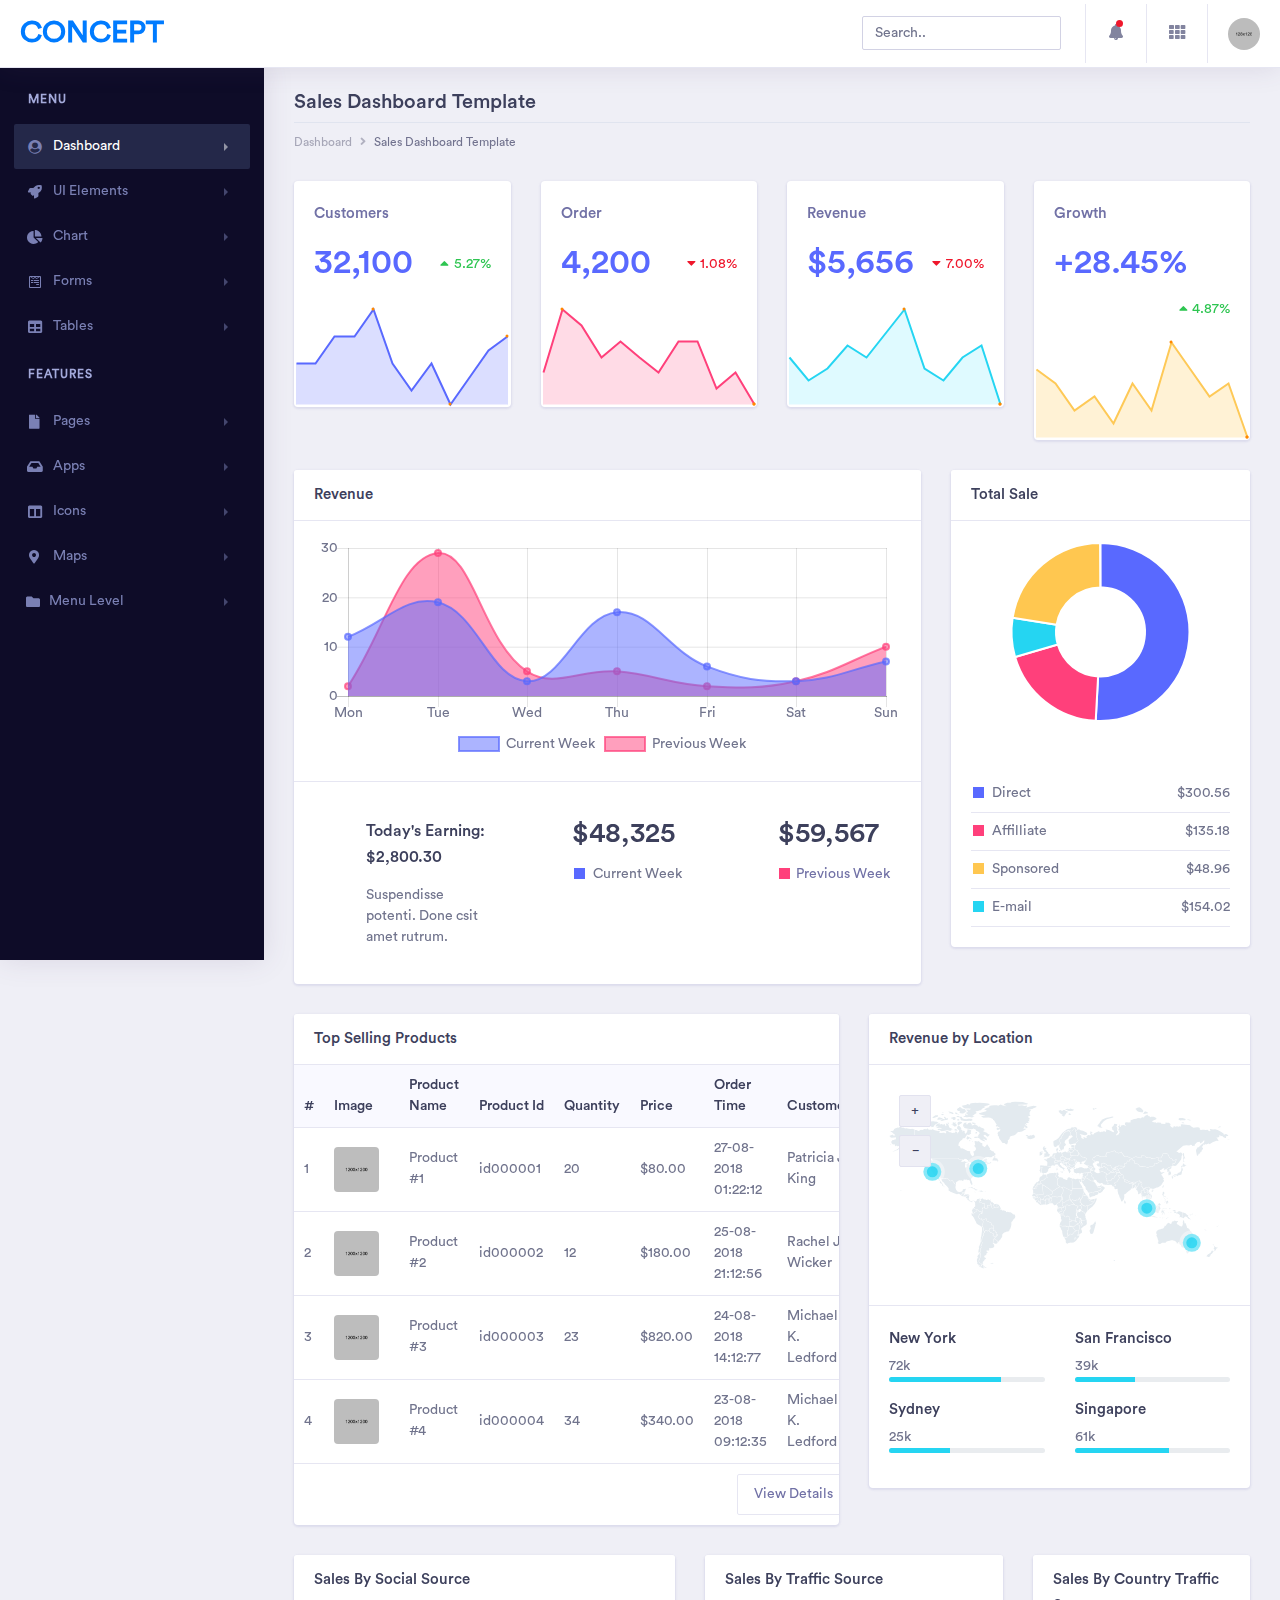
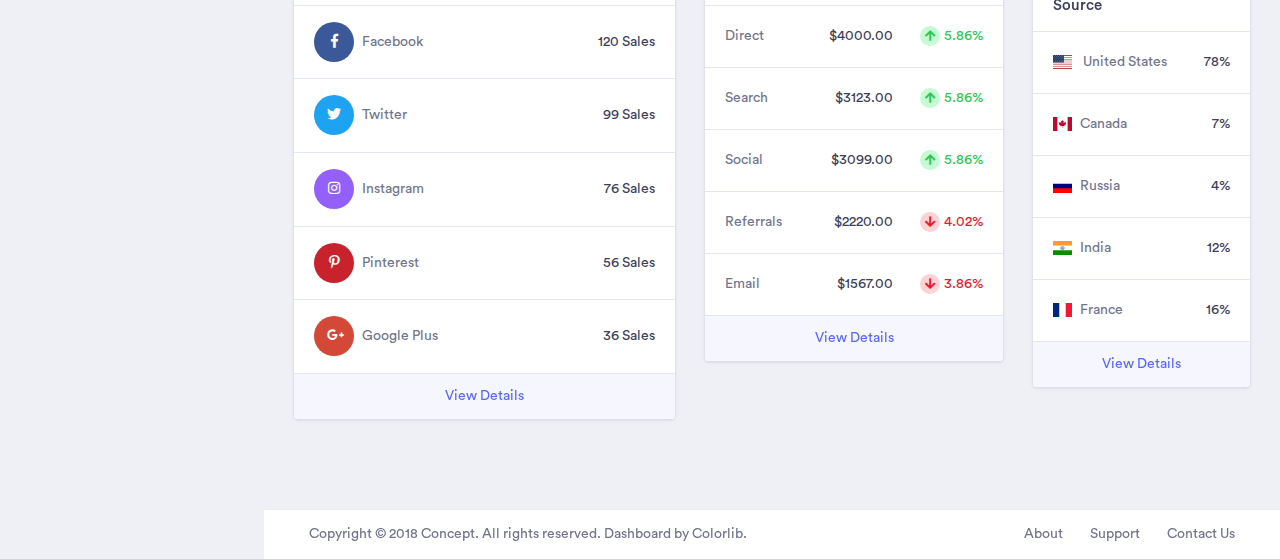
<file: dashboard-sales.html>
<!doctype html>
<html lang="en">

 
<head>
    <!-- Required meta tags -->
    <meta charset="utf-8">
    <meta name="viewport" content="width=device-width, initial-scale=1, shrink-to-fit=no">
    <!-- Bootstrap CSS -->
    <link rel="stylesheet" href="assets/vendor/bootstrap/css/bootstrap.min.css">
    <link href="assets/vendor/fonts/circular-std/style.css" rel="stylesheet">
    <link rel="stylesheet" href="assets/libs/css/style.css">
    <link rel="stylesheet" href="assets/vendor/fonts/fontawesome/css/fontawesome-all.css">
    <link rel="stylesheet" href="assets/vendor/vector-map/jqvmap.css">
    <link rel="stylesheet" href="assets/vendor/jvectormap/jquery-jvectormap-2.0.2.css">
    <link rel="stylesheet" href="assets/vendor/fonts/flag-icon-css/flag-icon.min.css">
    <title>Concept - Bootstrap 4 Admin Dashboard Template</title>
</head>

<body>
    <!-- ============================================================== -->
    <!-- main wrapper -->
    <!-- ============================================================== -->
    <div class="dashboard-main-wrapper">
        <!-- ============================================================== -->
        <!-- navbar -->
        <!-- ============================================================== -->
        <div class="dashboard-header">
            <nav class="navbar navbar-expand-lg bg-white fixed-top">
                <a class="navbar-brand" href="index.html">Concept</a>
                <button class="navbar-toggler" type="button" data-toggle="collapse" data-target="#navbarSupportedContent" aria-controls="navbarSupportedContent" aria-expanded="false" aria-label="Toggle navigation">
                    <span class="navbar-toggler-icon"></span>
                </button>
                <div class="collapse navbar-collapse " id="navbarSupportedContent">
                    <ul class="navbar-nav ml-auto navbar-right-top">
                        <li class="nav-item">
                            <div id="custom-search" class="top-search-bar">
                                <input class="form-control" type="text" placeholder="Search..">
                            </div>
                        </li>
                        <li class="nav-item dropdown notification">
                            <a class="nav-link nav-icons" href="#" id="navbarDropdownMenuLink1" data-toggle="dropdown" aria-haspopup="true" aria-expanded="false"><i class="fas fa-fw fa-bell"></i> <span class="indicator"></span></a>
                            <ul class="dropdown-menu dropdown-menu-right notification-dropdown">
                                <li>
                                    <div class="notification-title"> Notification</div>
                                    <div class="notification-list">
                                        <div class="list-group">
                                            <a href="#" class="list-group-item list-group-item-action active">
                                                <div class="notification-info">
                                                    <div class="notification-list-user-img"><img src="assets/images/avatar-2.jpg" alt="" class="user-avatar-md rounded-circle"></div>
                                                    <div class="notification-list-user-block"><span class="notification-list-user-name">Jeremy Rakestraw</span>accepted your invitation to join the team.
                                                        <div class="notification-date">2 min ago</div>
                                                    </div>
                                                </div>
                                            </a>
                                            <a href="#" class="list-group-item list-group-item-action">
                                                <div class="notification-info">
                                                    <div class="notification-list-user-img"><img src="assets/images/avatar-3.jpg" alt="" class="user-avatar-md rounded-circle"></div>
                                                    <div class="notification-list-user-block"><span class="notification-list-user-name">John Abraham</span>is now following you
                                                        <div class="notification-date">2 days ago</div>
                                                    </div>
                                                </div>
                                            </a>
                                            <a href="#" class="list-group-item list-group-item-action">
                                                <div class="notification-info">
                                                    <div class="notification-list-user-img"><img src="assets/images/avatar-4.jpg" alt="" class="user-avatar-md rounded-circle"></div>
                                                    <div class="notification-list-user-block"><span class="notification-list-user-name">Monaan Pechi</span> is watching your main repository
                                                        <div class="notification-date">2 min ago</div>
                                                    </div>
                                                </div>
                                            </a>
                                            <a href="#" class="list-group-item list-group-item-action">
                                                <div class="notification-info">
                                                    <div class="notification-list-user-img"><img src="assets/images/avatar-5.jpg" alt="" class="user-avatar-md rounded-circle"></div>
                                                    <div class="notification-list-user-block"><span class="notification-list-user-name">Jessica Caruso</span>accepted your invitation to join the team.
                                                        <div class="notification-date">2 min ago</div>
                                                    </div>
                                                </div>
                                            </a>
                                        </div>
                                    </div>
                                </li>
                                <li>
                                    <div class="list-footer"> <a href="#">View all notifications</a></div>
                                </li>
                            </ul>
                        </li>
                        <li class="nav-item dropdown connection">
                            <a class="nav-link" href="#" id="navbarDropdown" role="button" data-toggle="dropdown" aria-haspopup="true" aria-expanded="false"> <i class="fas fa-fw fa-th"></i> </a>
                            <ul class="dropdown-menu dropdown-menu-right connection-dropdown">
                                <li class="connection-list">
                                    <div class="row">
                                        <div class="col-xl-4 col-lg-4 col-md-6 col-sm-12 col-12 ">
                                            <a href="#" class="connection-item"><img src="assets/images/github.png" alt="" > <span>Github</span></a>
                                        </div>
                                        <div class="col-xl-4 col-lg-4 col-md-6 col-sm-12 col-12 ">
                                            <a href="#" class="connection-item"><img src="assets/images/dribbble.png" alt="" > <span>Dribbble</span></a>
                                        </div>
                                        <div class="col-xl-4 col-lg-4 col-md-6 col-sm-12 col-12 ">
                                            <a href="#" class="connection-item"><img src="assets/images/dropbox.png" alt="" > <span>Dropbox</span></a>
                                        </div>
                                    </div>
                                    <div class="row">
                                        <div class="col-xl-4 col-lg-4 col-md-6 col-sm-12 col-12 ">
                                            <a href="#" class="connection-item"><img src="assets/images/bitbucket.png" alt=""> <span>Bitbucket</span></a>
                                        </div>
                                        <div class="col-xl-4 col-lg-4 col-md-6 col-sm-12 col-12 ">
                                            <a href="#" class="connection-item"><img src="assets/images/mail_chimp.png" alt="" ><span>Mail chimp</span></a>
                                        </div>
                                        <div class="col-xl-4 col-lg-4 col-md-6 col-sm-12 col-12 ">
                                            <a href="#" class="connection-item"><img src="assets/images/slack.png" alt="" > <span>Slack</span></a>
                                        </div>
                                    </div>
                                </li>
                                <li>
                                    <div class="conntection-footer"><a href="#">More</a></div>
                                </li>
                            </ul>
                        </li>
                        <li class="nav-item dropdown nav-user">
                            <a class="nav-link nav-user-img" href="#" id="navbarDropdownMenuLink2" data-toggle="dropdown" aria-haspopup="true" aria-expanded="false"><img src="assets/images/avatar-1.jpg" alt="" class="user-avatar-md rounded-circle"></a>
                            <div class="dropdown-menu dropdown-menu-right nav-user-dropdown" aria-labelledby="navbarDropdownMenuLink2">
                                <div class="nav-user-info">
                                    <h5 class="mb-0 text-white nav-user-name">John Abraham </h5>
                                    <span class="status"></span><span class="ml-2">Available</span>
                                </div>
                                <a class="dropdown-item" href="#"><i class="fas fa-user mr-2"></i>Account</a>
                                <a class="dropdown-item" href="#"><i class="fas fa-cog mr-2"></i>Setting</a>
                                <a class="dropdown-item" href="#"><i class="fas fa-power-off mr-2"></i>Logout</a>
                            </div>
                        </li>
                    </ul>
                </div>
            </nav>
        </div>
        <!-- ============================================================== -->
        <!-- end navbar -->
        <!-- ============================================================== -->
        <!-- ============================================================== -->
        <!-- left sidebar -->
        <!-- ============================================================== -->
        <div class="nav-left-sidebar sidebar-dark">
            <div class="menu-list">
                <nav class="navbar navbar-expand-lg navbar-light">
                    <a class="d-xl-none d-lg-none" href="#">Dashboard</a>
                    <button class="navbar-toggler" type="button" data-toggle="collapse" data-target="#navbarNav" aria-controls="navbarNav" aria-expanded="false" aria-label="Toggle navigation">
                        <span class="navbar-toggler-icon"></span>
                    </button>
                    <div class="collapse navbar-collapse" id="navbarNav">
                        <ul class="navbar-nav flex-column">
                            <li class="nav-divider">
                                Menu
                            </li>
                            <li class="nav-item ">
                                <a class="nav-link active" href="#" data-toggle="collapse" aria-expanded="false" data-target="#submenu-1" aria-controls="submenu-1"><i class="fa fa-fw fa-user-circle"></i>Dashboard <span class="badge badge-success">6</span></a>
                                <div id="submenu-1" class="collapse submenu" style="">
                                    <ul class="nav flex-column">
                                        <li class="nav-item">
                                            <a class="nav-link" href="#" data-toggle="collapse" aria-expanded="false" data-target="#submenu-1-2" aria-controls="submenu-1-2">E-Commerce</a>
                                            <div id="submenu-1-2" class="collapse submenu" style="">
                                                <ul class="nav flex-column">
                                                    <li class="nav-item">
                                                        <a class="nav-link" href="index.html">E Commerce Dashboard</a>
                                                    </li>
                                                    <li class="nav-item">
                                                        <a class="nav-link" href="ecommerce-product.html">Product List</a>
                                                    </li>
                                                    <li class="nav-item">
                                                        <a class="nav-link" href="ecommerce-product-single.html">Product Single</a>
                                                    </li>
                                                    <li class="nav-item">
                                                        <a class="nav-link" href="ecommerce-product-checkout.html">Product Checkout</a>
                                                    </li>
                                                </ul>
                                            </div>
                                        </li>
                                        <li class="nav-item">
                                            <a class="nav-link" href="dashboard-finance.html">Finance</a>
                                        </li>
                                        <li class="nav-item">
                                            <a class="nav-link" href="dashboard-sales.html">Sales</a>
                                        </li>
                                        <li class="nav-item">
                                            <a class="nav-link" href="#" data-toggle="collapse" aria-expanded="false" data-target="#submenu-1-1" aria-controls="submenu-1-1">Infulencer</a>
                                            <div id="submenu-1-1" class="collapse submenu" style="">
                                                <ul class="nav flex-column">
                                                    <li class="nav-item">
                                                        <a class="nav-link" href="dashboard-influencer.html">Influencer</a>
                                                    </li>
                                                    <li class="nav-item">
                                                        <a class="nav-link" href="influencer-finder.html">Influencer Finder</a>
                                                    </li>
                                                    <li class="nav-item">
                                                        <a class="nav-link" href="influencer-profile.html">Influencer Profile</a>
                                                    </li>
                                                </ul>
                                            </div>
                                        </li>
                                    </ul>
                                </div>
                            </li>
                            <li class="nav-item">
                                <a class="nav-link" href="#" data-toggle="collapse" aria-expanded="false" data-target="#submenu-2" aria-controls="submenu-2"><i class="fa fa-fw fa-rocket"></i>UI Elements</a>
                                <div id="submenu-2" class="collapse submenu" style="">
                                    <ul class="nav flex-column">
                                        <li class="nav-item">
                                            <a class="nav-link" href="pages/cards.html">Cards <span class="badge badge-secondary">New</span></a>
                                        </li>
                                        <li class="nav-item">
                                            <a class="nav-link" href="pages/general.html">General</a>
                                        </li>
                                        <li class="nav-item">
                                            <a class="nav-link" href="pages/carousel.html">Carousel</a>
                                        </li>
                                        <li class="nav-item">
                                            <a class="nav-link" href="pages/listgroup.html">List Group</a>
                                        </li>
                                        <li class="nav-item">
                                            <a class="nav-link" href="pages/typography.html">Typography</a>
                                        </li>
                                        <li class="nav-item">
                                            <a class="nav-link" href="pages/accordions.html">Accordions</a>
                                        </li>
                                        <li class="nav-item">
                                            <a class="nav-link" href="pages/tabs.html">Tabs</a>
                                        </li>
                                    </ul>
                                </div>
                            </li>
                            <li class="nav-item">
                                <a class="nav-link" href="#" data-toggle="collapse" aria-expanded="false" data-target="#submenu-3" aria-controls="submenu-3"><i class="fas fa-fw fa-chart-pie"></i>Chart</a>
                                <div id="submenu-3" class="collapse submenu" style="">
                                    <ul class="nav flex-column">
                                        <li class="nav-item">
                                            <a class="nav-link" href="pages/chart-c3.html">C3 Charts</a>
                                        </li>
                                        <li class="nav-item">
                                            <a class="nav-link" href="pages/chart-chartist.html">Chartist Charts</a>
                                        </li>
                                        <li class="nav-item">
                                            <a class="nav-link" href="pages/chart-charts.html">Chart</a>
                                        </li>
                                        <li class="nav-item">
                                            <a class="nav-link" href="pages/chart-morris.html">Morris</a>
                                        </li>
                                        <li class="nav-item">
                                            <a class="nav-link" href="pages/chart-sparkline.html">Sparkline</a>
                                        </li>
                                        <li class="nav-item">
                                            <a class="nav-link" href="pages/chart-gauge.html">Guage</a>
                                        </li>
                                    </ul>
                                </div>
                            </li>
                            <li class="nav-item ">
                                <a class="nav-link" href="#" data-toggle="collapse" aria-expanded="false" data-target="#submenu-4" aria-controls="submenu-4"><i class="fab fa-fw fa-wpforms"></i>Forms</a>
                                <div id="submenu-4" class="collapse submenu" style="">
                                    <ul class="nav flex-column">
                                        <li class="nav-item">
                                            <a class="nav-link" href="pages/form-elements.html">Form Elements</a>
                                        </li>
                                        <li class="nav-item">
                                            <a class="nav-link" href="pages/form-validation.html">Parsely Validations</a>
                                        </li>
                                        <li class="nav-item">
                                            <a class="nav-link" href="pages/multiselect.html">Multiselect</a>
                                        </li>
                                        <li class="nav-item">
                                            <a class="nav-link" href="pages/datepicker.html">Date Picker</a>
                                        </li>
                                        <li class="nav-item">
                                            <a class="nav-link" href="pages/bootstrap-select.html">Bootstrap Select</a>
                                        </li>
                                    </ul>
                                </div>
                            </li>
                            <li class="nav-item">
                                <a class="nav-link" href="#" data-toggle="collapse" aria-expanded="false" data-target="#submenu-5" aria-controls="submenu-5"><i class="fas fa-fw fa-table"></i>Tables</a>
                                <div id="submenu-5" class="collapse submenu" style="">
                                    <ul class="nav flex-column">
                                        <li class="nav-item">
                                            <a class="nav-link" href="pages/general-table.html">General Tables</a>
                                        </li>
                                        <li class="nav-item">
                                            <a class="nav-link" href="pages/data-tables.html">Data Tables</a>
                                        </li>
                                    </ul>
                                </div>
                            </li>
                            <li class="nav-divider">
                                Features
                            </li>
                            <li class="nav-item">
                                <a class="nav-link" href="#" data-toggle="collapse" aria-expanded="false" data-target="#submenu-6" aria-controls="submenu-6"><i class="fas fa-fw fa-file"></i> Pages </a>
                                <div id="submenu-6" class="collapse submenu" style="">
                                    <ul class="nav flex-column">
                                        <li class="nav-item">
                                            <a class="nav-link" href="pages/blank-page.html">Blank Page</a>
                                        </li>
                                        <li class="nav-item">
                                            <a class="nav-link" href="pages/blank-page-header.html">Blank Page Header</a>
                                        </li>
                                        <li class="nav-item">
                                            <a class="nav-link" href="pages/login.html">Login</a>
                                        </li>
                                        <li class="nav-item">
                                            <a class="nav-link" href="pages/404-page.html">404 page</a>
                                        </li>
                                        <li class="nav-item">
                                            <a class="nav-link" href="pages/sign-up.html">Sign up Page</a>
                                        </li>
                                        <li class="nav-item">
                                            <a class="nav-link" href="pages/forgot-password.html">Forgot Password</a>
                                        </li>
                                        <li class="nav-item">
                                            <a class="nav-link" href="pages/pricing.html">Pricing Tables</a>
                                        </li>
                                        <li class="nav-item">
                                            <a class="nav-link" href="pages/timeline.html">Timeline</a>
                                        </li>
                                        <li class="nav-item">
                                            <a class="nav-link" href="pages/calendar.html">Calendar</a>
                                        </li>
                                        <li class="nav-item">
                                            <a class="nav-link" href="pages/sortable-nestable-lists.html">Sortable/Nestable List</a>
                                        </li>
                                        <li class="nav-item">
                                            <a class="nav-link" href="pages/widgets.html">Widgets</a>
                                        </li>
                                        <li class="nav-item">
                                            <a class="nav-link" href="pages/media-object.html">Media Objects</a>
                                        </li>
                                        <li class="nav-item">
                                            <a class="nav-link" href="pages/cropper-image.html">Cropper</a>
                                        </li>
                                        <li class="nav-item">
                                            <a class="nav-link" href="pages/color-picker.html">Color Picker</a>
                                        </li>
                                    </ul>
                                </div>
                            </li>
                            <li class="nav-item">
                                <a class="nav-link" href="#" data-toggle="collapse" aria-expanded="false" data-target="#submenu-7" aria-controls="submenu-7"><i class="fas fa-fw fa-inbox"></i>Apps <span class="badge badge-secondary">New</span></a>
                                <div id="submenu-7" class="collapse submenu" style="">
                                    <ul class="nav flex-column">
                                        <li class="nav-item">
                                            <a class="nav-link" href="pages/inbox.html">Inbox</a>
                                        </li>
                                        <li class="nav-item">
                                            <a class="nav-link" href="pages/email-details.html">Email Detail</a>
                                        </li>
                                        <li class="nav-item">
                                            <a class="nav-link" href="pages/email-compose.html">Email Compose</a>
                                        </li>
                                        <li class="nav-item">
                                            <a class="nav-link" href="pages/message-chat.html">Message Chat</a>
                                        </li>
                                    </ul>
                                </div>
                            </li>
                            <li class="nav-item">
                                <a class="nav-link" href="#" data-toggle="collapse" aria-expanded="false" data-target="#submenu-8" aria-controls="submenu-8"><i class="fas fa-fw fa-columns"></i>Icons</a>
                                <div id="submenu-8" class="collapse submenu" style="">
                                    <ul class="nav flex-column">
                                        <li class="nav-item">
                                            <a class="nav-link" href="pages/icon-fontawesome.html">FontAwesome Icons</a>
                                        </li>
                                        <li class="nav-item">
                                            <a class="nav-link" href="pages/icon-material.html">Material Icons</a>
                                        </li>
                                        <li class="nav-item">
                                            <a class="nav-link" href="pages/icon-simple-lineicon.html">Simpleline Icon</a>
                                        </li>
                                        <li class="nav-item">
                                            <a class="nav-link" href="pages/icon-themify.html">Themify Icon</a>
                                        </li>
                                        <li class="nav-item">
                                            <a class="nav-link" href="pages/icon-flag.html">Flag Icons</a>
                                        </li>
                                        <li class="nav-item">
                                            <a class="nav-link" href="pages/icon-weather.html">Weather Icon</a>
                                        </li>
                                    </ul>
                                </div>
                            </li>
                            <li class="nav-item">
                                <a class="nav-link" href="#" data-toggle="collapse" aria-expanded="false" data-target="#submenu-9" aria-controls="submenu-9"><i class="fas fa-fw fa-map-marker-alt"></i>Maps</a>
                                <div id="submenu-9" class="collapse submenu" style="">
                                    <ul class="nav flex-column">
                                        <li class="nav-item">
                                            <a class="nav-link" href="pages/map-google.html">Google Maps</a>
                                        </li>
                                        <li class="nav-item">
                                            <a class="nav-link" href="pages/map-vector.html">Vector Maps</a>
                                        </li>
                                    </ul>
                                </div>
                            </li>
                            <li class="nav-item">
                                <a class="nav-link" href="#" data-toggle="collapse" aria-expanded="false" data-target="#submenu-10" aria-controls="submenu-10"><i class="fas fa-f fa-folder"></i>Menu Level</a>
                                <div id="submenu-10" class="collapse submenu" style="">
                                    <ul class="nav flex-column">
                                        <li class="nav-item">
                                            <a class="nav-link" href="#">Level 1</a>
                                        </li>
                                        <li class="nav-item">
                                            <a class="nav-link" href="#" data-toggle="collapse" aria-expanded="false" data-target="#submenu-11" aria-controls="submenu-11">Level 2</a>
                                            <div id="submenu-11" class="collapse submenu" style="">
                                                <ul class="nav flex-column">
                                                    <li class="nav-item">
                                                        <a class="nav-link" href="#">Level 1</a>
                                                    </li>
                                                    <li class="nav-item">
                                                        <a class="nav-link" href="#">Level 2</a>
                                                    </li>
                                                </ul>
                                            </div>
                                        </li>
                                        <li class="nav-item">
                                            <a class="nav-link" href="#">Level 3</a>
                                        </li>
                                    </ul>
                                </div>
                            </li>
                        </ul>
                    </div>
                </nav>
            </div>
        </div>
        <!-- ============================================================== -->
        <!-- end left sidebar -->
        <!-- ============================================================== -->
        <!-- ============================================================== -->
        <!-- wrapper  -->
        <!-- ============================================================== -->
        <div class="dashboard-wrapper">
            <div class="container-fluid  dashboard-content">
                <!-- ============================================================== -->
                <!-- pagehader  -->
                <!-- ============================================================== -->
                <div class="row">
                    <div class="col-xl-12 col-lg-12 col-md-12 col-sm-12 col-12">
                        <div class="page-header">
                            <h3 class="mb-2">Sales Dashboard Template </h3>
                            <p class="pageheader-text">Lorem ipsum dolor sit ametllam fermentum ipsum eu porta consectetur adipiscing elit.Nullam vehicula nulla ut egestas rhoncus.</p>
                            <div class="page-breadcrumb">
                                <nav aria-label="breadcrumb">
                                    <ol class="breadcrumb">
                                        <li class="breadcrumb-item"><a href="#" class="breadcrumb-link">Dashboard</a></li>
                                        <li class="breadcrumb-item active" aria-current="page">Sales Dashboard Template</li>
                                    </ol>
                                </nav>
                            </div>
                        </div>
                    </div>
                </div>
                <!-- ============================================================== -->
                <!-- pagehader  -->
                <!-- ============================================================== -->
                <div class="row">
                    <!-- metric -->
                    <div class="col-xl-3 col-lg-6 col-md-6 col-sm-12 col-12">
                        <div class="card">
                            <div class="card-body">
                                <h5 class="text-muted">Customers</h5>
                                <div class="metric-value d-inline-block">
                                    <h1 class="mb-1 text-primary">32,100 </h1>
                                </div>
                                <div class="metric-label d-inline-block float-right text-success">
                                    <i class="fa fa-fw fa-caret-up"></i><span>5.27%</span>
                                </div>
                            </div>
                            <div id="sparkline-1"></div>
                        </div>
                    </div>
                    <!-- /. metric -->
                    <!-- metric -->
                    <div class="col-xl-3 col-lg-6 col-md-6 col-sm-12 col-12">
                        <div class="card">
                            <div class="card-body">
                                <h5 class="text-muted">Order</h5>
                                <div class="metric-value d-inline-block">
                                    <h1 class="mb-1 text-primary">4,200 </h1>
                                </div>
                                <div class="metric-label d-inline-block float-right text-danger">
                                    <i class="fa fa-fw fa-caret-down"></i><span>1.08%</span>
                                </div>
                            </div>
                            <div id="sparkline-2"></div>
                        </div>
                    </div>
                    <!-- /. metric -->
                    <!-- metric -->
                    <div class="col-xl-3 col-lg-6 col-md-6 col-sm-12 col-12">
                        <div class="card">
                            <div class="card-body">
                                <h5 class="text-muted">Revenue</h5>
                                <div class="metric-value d-inline-block">
                                    <h1 class="mb-1 text-primary">$5,656</h1>
                                </div>
                                <div class="metric-label d-inline-block float-right text-danger">
                                    <i class="fa fa-fw fa-caret-down"></i><span>7.00%</span>
                                </div>
                            </div>
                            <div id="sparkline-3">
                            </div>
                        </div>
                    </div>
                    <!-- /. metric -->
                    <!-- metric -->
                    <div class="col-xl-3 col-lg-6 col-md-6 col-sm-12 col-12">
                        <div class="card">
                            <div class="card-body">
                                <h5 class="text-muted">Growth</h5>
                                <div class="metric-value d-inline-block">
                                    <h1 class="mb-1 text-primary">+28.45% </h1>
                                </div>
                                <div class="metric-label d-inline-block float-right text-success">
                                    <i class="fa fa-fw fa-caret-up"></i><span>4.87%</span>
                                </div>
                            </div>
                            <div id="sparkline-4"></div>
                        </div>
                    </div>
                    <!-- /. metric -->
                </div>
                <!-- ============================================================== -->
                <!-- revenue  -->
                <!-- ============================================================== -->
                <div class="row">
                    <div class="col-xl-8 col-lg-12 col-md-8 col-sm-12 col-12">
                        <div class="card">
                            <h5 class="card-header">Revenue</h5>
                            <div class="card-body">
                                <canvas id="revenue" width="400" height="150"></canvas>
                            </div>
                            <div class="card-body border-top">
                                <div class="row">
                                    <div class="offset-xl-1 col-xl-3 col-lg-3 col-md-12 col-sm-12 col-12 p-3">
                                        <h4> Today's Earning: $2,800.30</h4>
                                        <p>Suspendisse potenti. Done csit amet rutrum.
                                        </p>
                                    </div>
                                    <div class="offset-xl-1 col-xl-3 col-lg-3 col-md-6 col-sm-12 col-12 p-3">
                                        <h2 class="font-weight-normal mb-3"><span>$48,325</span>                                                    </h2>
                                        <div class="mb-0 mt-3 legend-item">
                                            <span class="fa-xs text-primary mr-1 legend-title "><i class="fa fa-fw fa-square-full"></i></span>
                                            <span class="legend-text">Current Week</span></div>
                                    </div>
                                    <div class="offset-xl-1 col-xl-3 col-lg-3 col-md-6 col-sm-12 col-12 p-3">
                                        <h2 class="font-weight-normal mb-3">

                                                        <span>$59,567</span>
                                                    </h2>
                                        <div class="text-muted mb-0 mt-3 legend-item"> <span class="fa-xs text-secondary mr-1 legend-title"><i class="fa fa-fw fa-square-full"></i></span><span class="legend-text">Previous Week</span></div>
                                    </div>
                                </div>
                            </div>
                        </div>
                    </div>
                    <!-- ============================================================== -->
                    <!-- end reveune  -->
                    <!-- ============================================================== -->
                    <!-- ============================================================== -->
                    <!-- total sale  -->
                    <!-- ============================================================== -->
                    <div class="col-xl-4 col-lg-12 col-md-4 col-sm-12 col-12">
                        <div class="card">
                            <h5 class="card-header">Total Sale</h5>
                            <div class="card-body">
                                <canvas id="total-sale" width="220" height="155"></canvas>
                                <div class="chart-widget-list">
                                    <p>
                                        <span class="fa-xs text-primary mr-1 legend-title"><i class="fa fa-fw fa-square-full"></i></span><span class="legend-text"> Direct</span>
                                        <span class="float-right">$300.56</span>
                                    </p>
                                    <p>
                                        <span class="fa-xs text-secondary mr-1 legend-title"><i class="fa fa-fw fa-square-full"></i></span>
                                        <span class="legend-text">Affilliate</span>
                                        <span class="float-right">$135.18</span>
                                    </p>
                                    <p>
                                        <span class="fa-xs text-brand mr-1 legend-title"><i class="fa fa-fw fa-square-full"></i></span> <span class="legend-text">Sponsored</span>
                                        <span class="float-right">$48.96</span>
                                    </p>
                                    <p class="mb-0">
                                        <span class="fa-xs text-info mr-1 legend-title"><i class="fa fa-fw fa-square-full"></i></span> <span class="legend-text"> E-mail</span>
                                        <span class="float-right">$154.02</span>
                                    </p>
                                </div>
                            </div>
                        </div>
                    </div>
                    <!-- ============================================================== -->
                    <!-- end total sale  -->
                    <!-- ============================================================== -->
                </div>
                <div class="row">
                    <!-- ============================================================== -->
                    <!-- top selling products  -->
                    <!-- ============================================================== -->
                    <div class="col-xl-7 col-lg-12 col-md-12 col-sm-12 col-12">
                        <div class="card">
                            <h5 class="card-header">Top Selling Products</h5>
                            <div class="card-body p-0">
                                <div class="table-responsive">
                                    <table class="table">
                                        <thead class="bg-light">
                                            <tr class="border-0">
                                                <th class="border-0">#</th>
                                                <th class="border-0">Image</th>
                                                <th class="border-0">Product Name</th>
                                                <th class="border-0">Product Id</th>
                                                <th class="border-0">Quantity</th>
                                                <th class="border-0">Price</th>
                                                <th class="border-0">Order Time</th>
                                                <th class="border-0">Customer</th>
                                            </tr>
                                        </thead>
                                        <tbody>
                                            <tr>
                                                <td>1</td>
                                                <td>
                                                    <div class="m-r-10"><img src="assets/images/product-pic.jpg" alt="user" class="rounded" width="45"></div>
                                                </td>
                                                <td>Product #1 </td>
                                                <td>id000001 </td>
                                                <td>20</td>
                                                <td>$80.00</td>
                                                <td>27-08-2018 01:22:12</td>
                                                <td>Patricia J. King </td>
                                            </tr>
                                            <tr>
                                                <td>2</td>
                                                <td>
                                                    <div class="m-r-10"><img src="assets/images/product-pic-2.jpg" alt="user" class="rounded" width="45"></div>
                                                </td>
                                                <td>Product #2 </td>
                                                <td>id000002 </td>
                                                <td>12</td>
                                                <td>$180.00</td>
                                                <td>25-08-2018 21:12:56</td>
                                                <td>Rachel J. Wicker </td>
                                            </tr>
                                            <tr>
                                                <td>3</td>
                                                <td>
                                                    <div class="m-r-10"><img src="assets/images/product-pic-3.jpg" alt="user" class="rounded" width="45"></div>
                                                </td>
                                                <td>Product #3 </td>
                                                <td>id000003 </td>
                                                <td>23</td>
                                                <td>$820.00</td>
                                                <td>24-08-2018 14:12:77</td>
                                                <td>Michael K. Ledford </td>
                                            </tr>
                                            <tr>
                                                <td>4</td>
                                                <td>
                                                    <div class="m-r-10"><img src="assets/images/product-pic-4.jpg" alt="user" class="rounded" width="45"></div>
                                                </td>
                                                <td>Product #4 </td>
                                                <td>id000004 </td>
                                                <td>34</td>
                                                <td>$340.00</td>
                                                <td>23-08-2018 09:12:35</td>
                                                <td>Michael K. Ledford </td>
                                            </tr>
                                            <tr>
                                                <td colspan="8"><a href="#" class="btn btn-outline-light float-right">View Details</a></td>
                                            </tr>
                                        </tbody>
                                    </table>
                                </div>
                            </div>
                        </div>
                    </div>
                    <!-- ============================================================== -->
                    <!-- end top selling products  -->
                    <!-- ============================================================== -->
                    <!-- ============================================================== -->
                    <!-- revenue locations  -->
                    <!-- ============================================================== -->
                    <div class="col-xl-5 col-lg-12 col-md-12 col-sm-12 col-12">
                        <div class="card">
                            <h5 class="card-header">Revenue by Location</h5>
                            <div class="card-body">
                                <div id="locationmap" style="width:100%; height:200px"></div>
                            </div>
                            <div class="card-body border-top">
                                <div class="row">
                                    <div class="col-xl-6">
                                        <div class="sell-ratio">
                                            <h5 class="mb-1 mt-0 font-weight-normal">New York</h5>
                                            <div class="progress-w-percent">
                                                <span class="progress-value">72k </span>
                                                <div class="progress progress-sm">
                                                    <div class="progress-bar" role="progressbar" style="width: 72%;" aria-valuenow="72" aria-valuemin="0" aria-valuemax="100"></div>
                                                </div>
                                            </div>
                                        </div>
                                    </div>
                                    <div class="col-xl-6">
                                        <div class="sell-ratio">
                                            <h5 class="mb-1 mt-0 font-weight-normal">San Francisco</h5>
                                            <div class="progress-w-percent">
                                                <span class="progress-value">39k</span>
                                                <div class="progress progress-sm">
                                                    <div class="progress-bar" role="progressbar" style="width: 39%;" aria-valuenow="39" aria-valuemin="0" aria-valuemax="100"></div>
                                                </div>
                                            </div>
                                        </div>
                                    </div>
                                    <div class="col-xl-6">
                                        <div class="sell-ratio">
                                            <h5 class="mb-1 mt-0 font-weight-normal">Sydney</h5>
                                            <div class="progress-w-percent">
                                                <span class="progress-value">25k </span>
                                                <div class="progress progress-sm">
                                                    <div class="progress-bar" role="progressbar" style="width: 39%;" aria-valuenow="39" aria-valuemin="0" aria-valuemax="100"></div>
                                                </div>
                                            </div>
                                        </div>
                                    </div>
                                    <div class="col-xl-6">
                                        <div class="sell-ratio">
                                            <h5 class="mb-1 mt-0 font-weight-normal">Singapore</h5>
                                            <div class="progress-w-percent mb-0">
                                                <span class="progress-value">61k </span>
                                                <div class="progress progress-sm">
                                                    <div class="progress-bar" role="progressbar" style="width: 61%;" aria-valuenow="61" aria-valuemin="0" aria-valuemax="100"></div>
                                                </div>
                                            </div>
                                        </div>
                                    </div>
                                </div>
                            </div>
                        </div>
                    </div>
                    <!-- ============================================================== -->
                    <!-- end revenue locations  -->
                    <!-- ============================================================== -->
                </div>
                <div class="row">
                    <div class="col-xl-5 col-lg-6 col-md-6 col-sm-12 col-12">
                        <!-- ============================================================== -->
                        <!-- social source  -->
                        <!-- ============================================================== -->
                        <div class="card">
                            <h5 class="card-header"> Sales By Social Source</h5>
                            <div class="card-body p-0">
                                <ul class="social-sales list-group list-group-flush">
                                    <li class="list-group-item social-sales-content"><span class="social-sales-icon-circle facebook-bgcolor mr-2"><i class="fab fa-facebook-f"></i></span><span class="social-sales-name">Facebook</span><span class="social-sales-count text-dark">120 Sales</span>
                                    </li>
                                    <li class="list-group-item social-sales-content"><span class="social-sales-icon-circle twitter-bgcolor mr-2"><i class="fab fa-twitter"></i></span><span class="social-sales-name">Twitter</span><span class="social-sales-count text-dark">99 Sales</span>
                                    </li>
                                    <li class="list-group-item social-sales-content"><span class="social-sales-icon-circle instagram-bgcolor mr-2"><i class="fab fa-instagram"></i></span><span class="social-sales-name">Instagram</span><span class="social-sales-count text-dark">76 Sales</span>
                                    </li>
                                    <li class="list-group-item social-sales-content"><span class="social-sales-icon-circle pinterest-bgcolor mr-2"><i class="fab fa-pinterest-p"></i></span><span class="social-sales-name">Pinterest</span><span class="social-sales-count text-dark">56 Sales</span>
                                    </li>
                                    <li class="list-group-item social-sales-content"><span class="social-sales-icon-circle googleplus-bgcolor mr-2"><i class="fab fa-google-plus-g"></i></span><span class="social-sales-name">Google Plus</span><span class="social-sales-count text-dark">36 Sales</span>
                                    </li>
                                </ul>
                            </div>
                            <div class="card-footer text-center">
                                <a href="#" class="btn-primary-link">View Details</a>
                            </div>
                        </div>
                        <!-- ============================================================== -->
                        <!-- end social source  -->
                        <!-- ============================================================== -->
                    </div>
                    <div class="col-xl-4 col-lg-6 col-md-6 col-sm-12 col-12">
                        <!-- ============================================================== -->
                        <!-- sales traffice source  -->
                        <!-- ============================================================== -->
                        <div class="card">
                            <h5 class="card-header"> Sales By Traffic Source</h5>
                            <div class="card-body p-0">
                                <ul class="traffic-sales list-group list-group-flush">
                                    <li class="traffic-sales-content list-group-item "><span class="traffic-sales-name">Direct</span><span class="traffic-sales-amount">$4000.00  <span class="icon-circle-small icon-box-xs text-success ml-4 bg-success-light"><i class="fa fa-fw fa-arrow-up"></i></span><span class="ml-1 text-success">5.86%</span></span>
                                    </li>
                                    <li class="traffic-sales-content list-group-item"><span class="traffic-sales-name">Search<span class="traffic-sales-amount">$3123.00  <span class="icon-circle-small icon-box-xs text-success ml-4 bg-success-light"><i class="fa fa-fw fa-arrow-up"></i></span><span class="ml-1 text-success">5.86%</span></span>
                                        </span>
                                    </li>
                                    <li class="traffic-sales-content list-group-item"><span class="traffic-sales-name">Social<span class="traffic-sales-amount ">$3099.00  <span class="icon-circle-small icon-box-xs text-success ml-4 bg-success-light"><i class="fa fa-fw fa-arrow-up"></i></span><span class="ml-1 text-success">5.86%</span></span>
                                        </span>
                                    </li>
                                    <li class="traffic-sales-content list-group-item"><span class="traffic-sales-name">Referrals<span class="traffic-sales-amount ">$2220.00   <span class="icon-circle-small icon-box-xs text-danger ml-4 bg-danger-light"><i class="fa fa-fw fa-arrow-down"></i></span><span class="ml-1 text-danger">4.02%</span></span>
                                        </span>
                                    </li>
                                    <li class="traffic-sales-content list-group-item "><span class="traffic-sales-name">Email<span class="traffic-sales-amount">$1567.00   <span class="icon-circle-small icon-box-xs text-danger ml-4 bg-danger-light"><i class="fa fa-fw fa-arrow-down"></i></span><span class="ml-1 text-danger">3.86%</span></span>
                                        </span>
                                    </li>
                                </ul>
                            </div>
                            <div class="card-footer text-center">
                                <a href="#" class="btn-primary-link">View Details</a>
                            </div>
                        </div>
                    </div>
                    <!-- ============================================================== -->
                    <!-- end sales traffice source  -->
                    <!-- ============================================================== -->
                    <!-- ============================================================== -->
                    <!-- sales traffic country source  -->
                    <!-- ============================================================== -->
                    <div class="col-xl-3 col-lg-12 col-md-6 col-sm-12 col-12">
                        <div class="card">
                            <h5 class="card-header">Sales By Country Traffic Source</h5>
                            <div class="card-body p-0">
                                <ul class="country-sales list-group list-group-flush">
                                    <li class="country-sales-content list-group-item"><span class="mr-2"><i class="flag-icon flag-icon-us" title="us" id="us"></i> </span>
                                        <span class="">United States</span><span class="float-right text-dark">78%</span>
                                    </li>
                                    <li class="list-group-item country-sales-content"><span class="mr-2"><i class="flag-icon flag-icon-ca" title="ca" id="ca"></i></span><span class="">Canada</span><span class="float-right text-dark">7%</span>
                                    </li>
                                    <li class="list-group-item country-sales-content"><span class="mr-2"><i class="flag-icon flag-icon-ru" title="ru" id="ru"></i></span><span class="">Russia</span><span class="float-right text-dark">4%</span>
                                    </li>
                                    <li class="list-group-item country-sales-content"><span class=" mr-2"><i class="flag-icon flag-icon-in" title="in" id="in"></i></span><span class="">India</span><span class="float-right text-dark">12%</span>
                                    </li>
                                    <li class="list-group-item country-sales-content"><span class=" mr-2"><i class="flag-icon flag-icon-fr" title="fr" id="fr"></i></span><span class="">France</span><span class="float-right text-dark">16%</span>
                                    </li>
                                </ul>
                            </div>
                            <div class="card-footer text-center">
                                <a href="#" class="btn-primary-link">View Details</a>
                            </div>
                        </div>
                    </div>
                    <!-- ============================================================== -->
                    <!-- end sales traffice country source  -->
                    <!-- ============================================================== -->
                </div>
            </div>
            <!-- ============================================================== -->
            <!-- footer -->
            <!-- ============================================================== -->
            <div class="footer">
                <div class="container-fluid">
                    <div class="row">
                        <div class="col-xl-6 col-lg-6 col-md-6 col-sm-12 col-12">
                            Copyright © 2018 Concept. All rights reserved. Dashboard by <a href="https://colorlib.com/wp/">Colorlib</a>.
                        </div>
                        <div class="col-xl-6 col-lg-6 col-md-6 col-sm-12 col-12">
                            <div class="text-md-right footer-links d-none d-sm-block">
                                <a href="javascript: void(0);">About</a>
                                <a href="javascript: void(0);">Support</a>
                                <a href="javascript: void(0);">Contact Us</a>
                            </div>
                        </div>
                    </div>
                </div>
            </div>
            <!-- ============================================================== -->
            <!-- end footer -->
            <!-- ============================================================== -->
        </div>
        <!-- ============================================================== -->
        <!-- end wrapper  -->
        <!-- ============================================================== -->
    </div>
    <!-- ============================================================== -->
    <!-- end main wrapper  -->
    <!-- ============================================================== -->
    <!-- Optional JavaScript -->
    <!-- jquery 3.3.1 js-->
    <script src="assets/vendor/jquery/jquery-3.3.1.min.js"></script>
    <!-- bootstrap bundle js-->
    <script src="assets/vendor/bootstrap/js/bootstrap.bundle.js"></script>
    <!-- slimscroll js-->
    <script src="assets/vendor/slimscroll/jquery.slimscroll.js"></script>
    <!-- chartjs js-->
    <script src="assets/vendor/charts/charts-bundle/Chart.bundle.js"></script>
    <script src="assets/vendor/charts/charts-bundle/chartjs.js"></script>
   
    <!-- main js-->
    <script src="assets/libs/js/main-js.js"></script>
    <!-- jvactormap js-->
    <script src="assets/vendor/jvectormap/jquery-jvectormap-2.0.2.min.js"></script>
    <script src="assets/vendor/jvectormap/jquery-jvectormap-world-mill-en.js"></script>
    <!-- sparkline js-->
    <script src="assets/vendor/charts/sparkline/jquery.sparkline.js"></script>
    <script src="assets/vendor/charts/sparkline/spark-js.js"></script>
     <!-- dashboard sales js-->
    <script src="assets/libs/js/dashboard-sales.js"></script>
</body>
 
</html>
</file>
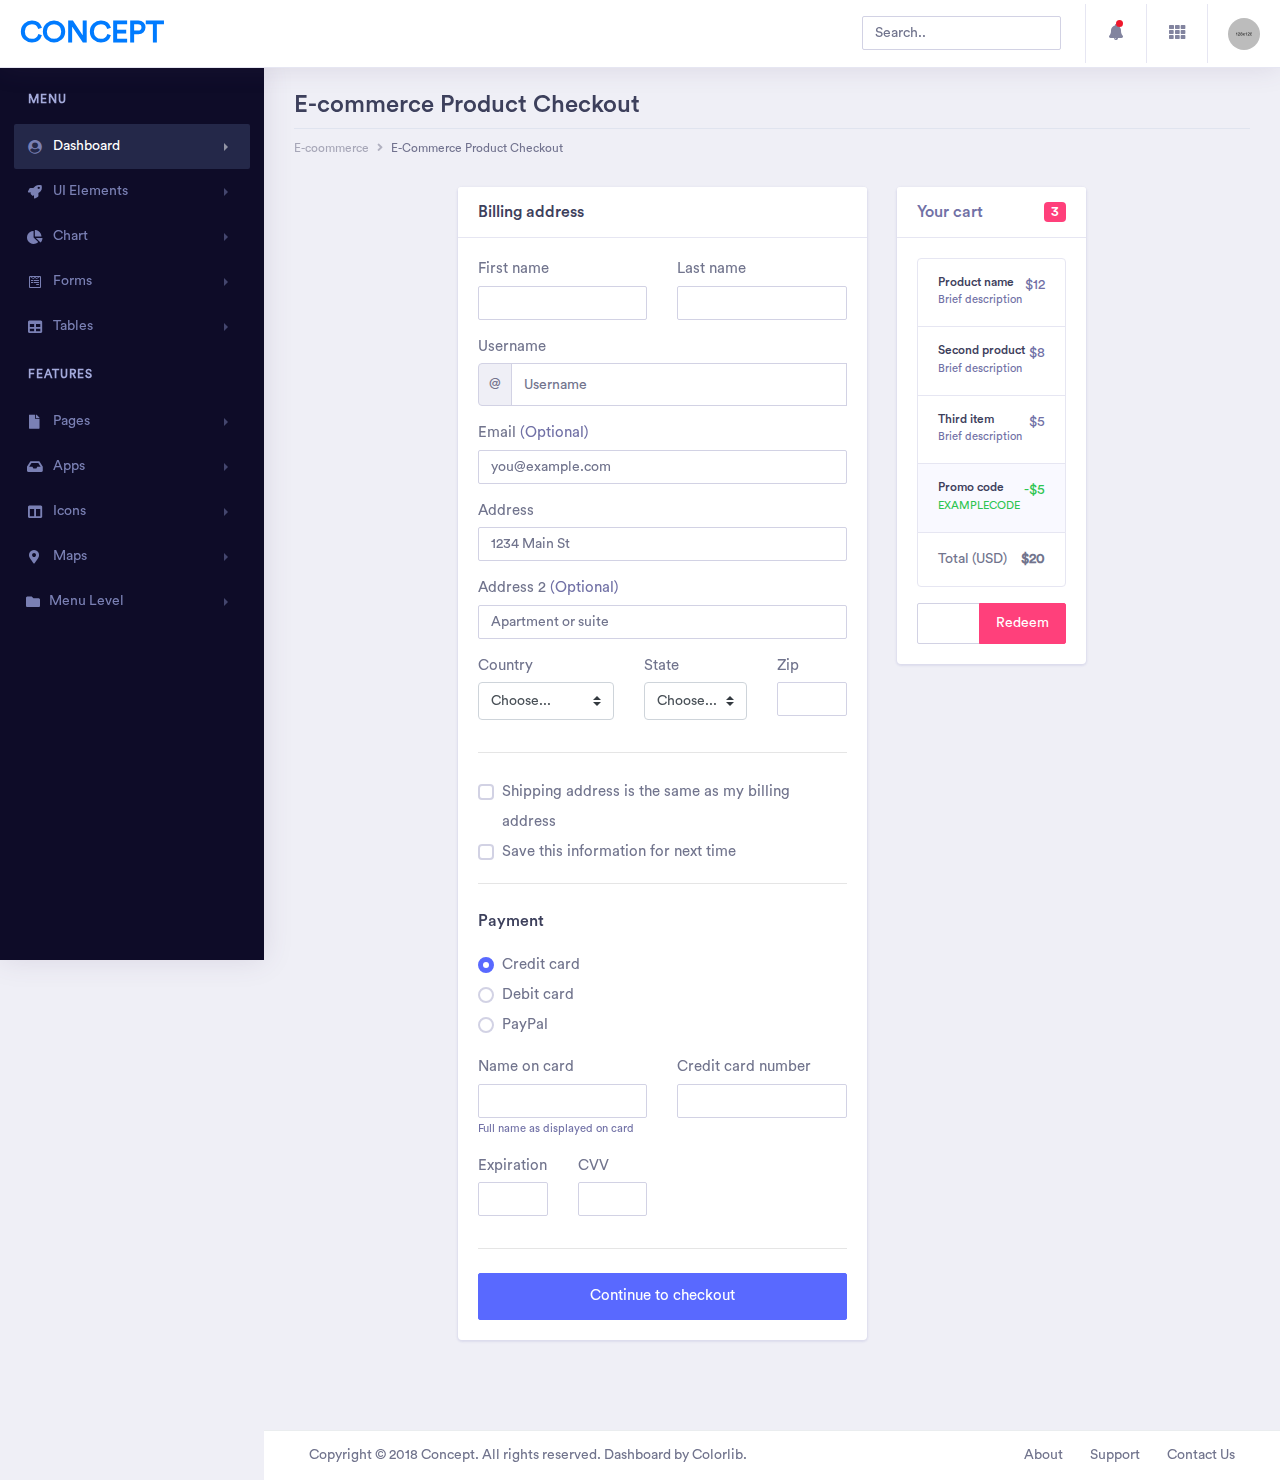
<file: ecommerce-product-checkout.html>
<!doctype html>
<html lang="en">
 
<head>
    <!-- Required meta tags -->
    <meta charset="utf-8">
    <meta name="viewport" content="width=device-width, initial-scale=1, shrink-to-fit=no">
    <!-- Bootstrap CSS -->
    <link rel="stylesheet" href="assets/vendor/bootstrap/css/bootstrap.min.css">
    <link href="assets/vendor/fonts/circular-std/style.css" rel="stylesheet">
    <link rel="stylesheet" href="assets/libs/css/style.css">
    <link rel="stylesheet" href="assets/vendor/fonts/fontawesome/css/fontawesome-all.css">
    <title>Concept - Bootstrap 4 Admin Dashboard Template</title>
</head>

<body>
    <!-- ============================================================== -->
    <!-- main wrapper -->
    <!-- ============================================================== -->
    <div class="dashboard-main-wrapper">
        <!-- ============================================================== -->
        <!-- navbar -->
        <!-- ============================================================== -->
        <div class="dashboard-header">
            <nav class="navbar navbar-expand-lg bg-white fixed-top">
                <a class="navbar-brand" href="index.html">Concept</a>
                <button class="navbar-toggler" type="button" data-toggle="collapse" data-target="#navbarSupportedContent" aria-controls="navbarSupportedContent" aria-expanded="false" aria-label="Toggle navigation">
                    <span class="navbar-toggler-icon"></span>
                </button>
                <div class="collapse navbar-collapse " id="navbarSupportedContent">
                    <ul class="navbar-nav ml-auto navbar-right-top">
                        <li class="nav-item">
                            <div id="custom-search" class="top-search-bar">
                                <input class="form-control" type="text" placeholder="Search..">
                            </div>
                        </li>
                        <li class="nav-item dropdown notification">
                            <a class="nav-link nav-icons" href="#" id="navbarDropdownMenuLink1" data-toggle="dropdown" aria-haspopup="true" aria-expanded="false"><i class="fas fa-fw fa-bell"></i> <span class="indicator"></span></a>
                            <ul class="dropdown-menu dropdown-menu-right notification-dropdown">
                                <li>
                                    <div class="notification-title"> Notification</div>
                                    <div class="notification-list">
                                        <div class="list-group">
                                            <a href="#" class="list-group-item list-group-item-action active">
                                                <div class="notification-info">
                                                    <div class="notification-list-user-img"><img src="assets/images/avatar-2.jpg" alt="" class="user-avatar-md rounded-circle"></div>
                                                    <div class="notification-list-user-block"><span class="notification-list-user-name">Jeremy Rakestraw</span>accepted your invitation to join the team.
                                                        <div class="notification-date">2 min ago</div>
                                                    </div>
                                                </div>
                                            </a>
                                            <a href="#" class="list-group-item list-group-item-action">
                                                <div class="notification-info">
                                                    <div class="notification-list-user-img"><img src="assets/images/avatar-3.jpg" alt="" class="user-avatar-md rounded-circle"></div>
                                                    <div class="notification-list-user-block"><span class="notification-list-user-name">John Abraham </span>is now following you
                                                        <div class="notification-date">2 days ago</div>
                                                    </div>
                                                </div>
                                            </a>
                                            <a href="#" class="list-group-item list-group-item-action">
                                                <div class="notification-info">
                                                    <div class="notification-list-user-img"><img src="assets/images/avatar-4.jpg" alt="" class="user-avatar-md rounded-circle"></div>
                                                    <div class="notification-list-user-block"><span class="notification-list-user-name">Monaan Pechi</span> is watching your main repository
                                                        <div class="notification-date">2 min ago</div>
                                                    </div>
                                                </div>
                                            </a>
                                            <a href="#" class="list-group-item list-group-item-action">
                                                <div class="notification-info">
                                                    <div class="notification-list-user-img"><img src="assets/images/avatar-5.jpg" alt="" class="user-avatar-md rounded-circle"></div>
                                                    <div class="notification-list-user-block"><span class="notification-list-user-name">Jessica Caruso</span>accepted your invitation to join the team.
                                                        <div class="notification-date">2 min ago</div>
                                                    </div>
                                                </div>
                                            </a>
                                        </div>
                                    </div>
                                </li>
                                <li>
                                    <div class="list-footer"> <a href="#">View all notifications</a></div>
                                </li>
                            </ul>
                        </li>
                        <li class="nav-item dropdown connection">
                            <a class="nav-link" href="#" id="navbarDropdown" role="button" data-toggle="dropdown" aria-haspopup="true" aria-expanded="false"> <i class="fas fa-fw fa-th"></i> </a>
                            <ul class="dropdown-menu dropdown-menu-right connection-dropdown">
                                <li class="connection-list">
                                    <div class="row">
                                        <div class="col-xl-4 col-lg-4 col-md-6 col-sm-12 col-12 ">
                                            <a href="#" class="connection-item"><img src="assets/images/github.png" alt="" > <span>Github</span></a>
                                        </div>
                                        <div class="col-xl-4 col-lg-4 col-md-6 col-sm-12 col-12 ">
                                            <a href="#" class="connection-item"><img src="assets/images/dribbble.png" alt="" > <span>Dribbble</span></a>
                                        </div>
                                        <div class="col-xl-4 col-lg-4 col-md-6 col-sm-12 col-12 ">
                                            <a href="#" class="connection-item"><img src="assets/images/dropbox.png" alt="" > <span>Dropbox</span></a>
                                        </div>
                                    </div>
                                    <div class="row">
                                        <div class="col-xl-4 col-lg-4 col-md-6 col-sm-12 col-12 ">
                                            <a href="#" class="connection-item"><img src="assets/images/bitbucket.png" alt=""> <span>Bitbucket</span></a>
                                        </div>
                                        <div class="col-xl-4 col-lg-4 col-md-6 col-sm-12 col-12 ">
                                            <a href="#" class="connection-item"><img src="assets/images/mail_chimp.png" alt="" ><span>Mail chimp</span></a>
                                        </div>
                                        <div class="col-xl-4 col-lg-4 col-md-6 col-sm-12 col-12 ">
                                            <a href="#" class="connection-item"><img src="assets/images/slack.png" alt="" > <span>Slack</span></a>
                                        </div>
                                    </div>
                                </li>
                                <li>
                                    <div class="conntection-footer"><a href="#">More</a></div>
                                </li>
                            </ul>
                        </li>
                        <li class="nav-item dropdown nav-user">
                            <a class="nav-link nav-user-img" href="#" id="navbarDropdownMenuLink2" data-toggle="dropdown" aria-haspopup="true" aria-expanded="false"><img src="assets/images/avatar-1.jpg" alt="" class="user-avatar-md rounded-circle"></a>
                            <div class="dropdown-menu dropdown-menu-right nav-user-dropdown" aria-labelledby="navbarDropdownMenuLink2">
                                <div class="nav-user-info">
                                    <h5 class="mb-0 text-white nav-user-name">John Abraham </h5>
                                    <span class="status"></span><span class="ml-2">Available</span>
                                </div>
                                <a class="dropdown-item" href="#"><i class="fas fa-user mr-2"></i>Account</a>
                                <a class="dropdown-item" href="#"><i class="fas fa-cog mr-2"></i>Setting</a>
                                <a class="dropdown-item" href="#"><i class="fas fa-power-off mr-2"></i>Logout</a>
                            </div>
                        </li>
                    </ul>
                </div>
            </nav>
        </div>
        <!-- ============================================================== -->
        <!-- end navbar -->
        <!-- ============================================================== -->
        <!-- ============================================================== -->
        <!-- left sidebar -->
        <!-- ============================================================== -->
        <div class="nav-left-sidebar sidebar-dark">
            <div class="menu-list">
                <nav class="navbar navbar-expand-lg navbar-light">
                    <a class="d-xl-none d-lg-none" href="#">Dashboard</a>
                    <button class="navbar-toggler" type="button" data-toggle="collapse" data-target="#navbarNav" aria-controls="navbarNav" aria-expanded="false" aria-label="Toggle navigation">
                        <span class="navbar-toggler-icon"></span>
                    </button>
                    <div class="collapse navbar-collapse" id="navbarNav">
                        <ul class="navbar-nav flex-column">
                            <li class="nav-divider">
                                Menu
                            </li>
                            <li class="nav-item ">
                                <a class="nav-link active" href="#" data-toggle="collapse" aria-expanded="false" data-target="#submenu-1" aria-controls="submenu-1"><i class="fa fa-fw fa-user-circle"></i>Dashboard <span class="badge badge-success">6</span></a>
                                <div id="submenu-1" class="collapse submenu" style="">
                                    <ul class="nav flex-column">
                                        <li class="nav-item">
                                            <a class="nav-link" href="#" data-toggle="collapse" aria-expanded="false" data-target="#submenu-1-2" aria-controls="submenu-1-2">E-Commerce</a>
                                            <div id="submenu-1-2" class="collapse submenu" style="">
                                                <ul class="nav flex-column">
                                                    <li class="nav-item">
                                                        <a class="nav-link" href="index.html">E Commerce Dashboard</a>
                                                    </li>
                                                    <li class="nav-item">
                                                        <a class="nav-link" href="ecommerce-product.html">Product List</a>
                                                    </li>
                                                    <li class="nav-item">
                                                        <a class="nav-link" href="ecommerce-product-single.html">Product Single</a>
                                                    </li>
                                                    <li class="nav-item">
                                                        <a class="nav-link" href="ecommerce-product-checkout.html">Product Checkout</a>
                                                    </li>
                                                </ul>
                                            </div>
                                        </li>
                                        <li class="nav-item">
                                            <a class="nav-link" href="dashboard-finance.html">Finance</a>
                                        </li>
                                        <li class="nav-item">
                                            <a class="nav-link" href="dashboard-sales.html">Sales</a>
                                        </li>
                                        <li class="nav-item">
                                            <a class="nav-link" href="#" data-toggle="collapse" aria-expanded="false" data-target="#submenu-1-1" aria-controls="submenu-1-1">Infulencer</a>
                                            <div id="submenu-1-1" class="collapse submenu" style="">
                                                <ul class="nav flex-column">
                                                    <li class="nav-item">
                                                        <a class="nav-link" href="dashboard-influencer.html">Influencer</a>
                                                    </li>
                                                    <li class="nav-item">
                                                        <a class="nav-link" href="influencer-finder.html">Influencer Finder</a>
                                                    </li>
                                                    <li class="nav-item">
                                                        <a class="nav-link" href="influencer-profile.html">Influencer Profile</a>
                                                    </li>
                                                </ul>
                                            </div>
                                        </li>
                                    </ul>
                                </div>
                            </li>
                            <li class="nav-item">
                                <a class="nav-link" href="#" data-toggle="collapse" aria-expanded="false" data-target="#submenu-2" aria-controls="submenu-2"><i class="fa fa-fw fa-rocket"></i>UI Elements</a>
                                <div id="submenu-2" class="collapse submenu" style="">
                                    <ul class="nav flex-column">
                                        <li class="nav-item">
                                            <a class="nav-link" href="pages/cards.html">Cards <span class="badge badge-secondary">New</span></a>
                                        </li>
                                        <li class="nav-item">
                                            <a class="nav-link" href="pages/general.html">General</a>
                                        </li>
                                        <li class="nav-item">
                                            <a class="nav-link" href="pages/carousel.html">Carousel</a>
                                        </li>
                                        <li class="nav-item">
                                            <a class="nav-link" href="pages/listgroup.html">List Group</a>
                                        </li>
                                        <li class="nav-item">
                                            <a class="nav-link" href="pages/typography.html">Typography</a>
                                        </li>
                                        <li class="nav-item">
                                            <a class="nav-link" href="pages/accordions.html">Accordions</a>
                                        </li>
                                        <li class="nav-item">
                                            <a class="nav-link" href="pages/tabs.html">Tabs</a>
                                        </li>
                                    </ul>
                                </div>
                            </li>
                            <li class="nav-item">
                                <a class="nav-link" href="#" data-toggle="collapse" aria-expanded="false" data-target="#submenu-3" aria-controls="submenu-3"><i class="fas fa-fw fa-chart-pie"></i>Chart</a>
                                <div id="submenu-3" class="collapse submenu" style="">
                                    <ul class="nav flex-column">
                                        <li class="nav-item">
                                            <a class="nav-link" href="pages/chart-c3.html">C3 Charts</a>
                                        </li>
                                        <li class="nav-item">
                                            <a class="nav-link" href="pages/chart-chartist.html">Chartist Charts</a>
                                        </li>
                                        <li class="nav-item">
                                            <a class="nav-link" href="pages/chart-charts.html">Chart</a>
                                        </li>
                                        <li class="nav-item">
                                            <a class="nav-link" href="pages/chart-morris.html">Morris</a>
                                        </li>
                                        <li class="nav-item">
                                            <a class="nav-link" href="pages/chart-sparkline.html">Sparkline</a>
                                        </li>
                                        <li class="nav-item">
                                            <a class="nav-link" href="pages/chart-gauge.html">Guage</a>
                                        </li>
                                    </ul>
                                </div>
                            </li>
                            <li class="nav-item ">
                                <a class="nav-link" href="#" data-toggle="collapse" aria-expanded="false" data-target="#submenu-4" aria-controls="submenu-4"><i class="fab fa-fw fa-wpforms"></i>Forms</a>
                                <div id="submenu-4" class="collapse submenu" style="">
                                    <ul class="nav flex-column">
                                        <li class="nav-item">
                                            <a class="nav-link" href="pages/form-elements.html">Form Elements</a>
                                        </li>
                                        <li class="nav-item">
                                            <a class="nav-link" href="pages/form-validation.html">Parsely Validations</a>
                                        </li>
                                        <li class="nav-item">
                                            <a class="nav-link" href="pages/multiselect.html">Multiselect</a>
                                        </li>
                                        <li class="nav-item">
                                            <a class="nav-link" href="pages/datepicker.html">Date Picker</a>
                                        </li>
                                        <li class="nav-item">
                                            <a class="nav-link" href="pages/bootstrap-select.html">Bootstrap Select</a>
                                        </li>
                                    </ul>
                                </div>
                            </li>
                            <li class="nav-item">
                                <a class="nav-link" href="#" data-toggle="collapse" aria-expanded="false" data-target="#submenu-5" aria-controls="submenu-5"><i class="fas fa-fw fa-table"></i>Tables</a>
                                <div id="submenu-5" class="collapse submenu" style="">
                                    <ul class="nav flex-column">
                                        <li class="nav-item">
                                            <a class="nav-link" href="pages/general-table.html">General Tables</a>
                                        </li>
                                        <li class="nav-item">
                                            <a class="nav-link" href="pages/data-tables.html">Data Tables</a>
                                        </li>
                                    </ul>
                                </div>
                            </li>
                            <li class="nav-divider">
                                Features
                            </li>
                            <li class="nav-item">
                                <a class="nav-link" href="#" data-toggle="collapse" aria-expanded="false" data-target="#submenu-6" aria-controls="submenu-6"><i class="fas fa-fw fa-file"></i> Pages </a>
                                <div id="submenu-6" class="collapse submenu" style="">
                                    <ul class="nav flex-column">
                                        <li class="nav-item">
                                            <a class="nav-link" href="pages/blank-page.html">Blank Page</a>
                                        </li>
                                        <li class="nav-item">
                                            <a class="nav-link" href="pages/blank-page-header.html">Blank Page Header</a>
                                        </li>
                                        <li class="nav-item">
                                            <a class="nav-link" href="pages/login.html">Login</a>
                                        </li>
                                        <li class="nav-item">
                                            <a class="nav-link" href="pages/404-page.html">404 page</a>
                                        </li>
                                        <li class="nav-item">
                                            <a class="nav-link" href="pages/sign-up.html">Sign up Page</a>
                                        </li>
                                        <li class="nav-item">
                                            <a class="nav-link" href="pages/forgot-password.html">Forgot Password</a>
                                        </li>
                                        <li class="nav-item">
                                            <a class="nav-link" href="pages/pricing.html">Pricing Tables</a>
                                        </li>
                                        <li class="nav-item">
                                            <a class="nav-link" href="pages/timeline.html">Timeline</a>
                                        </li>
                                        <li class="nav-item">
                                            <a class="nav-link" href="pages/calendar.html">Calendar</a>
                                        </li>
                                        <li class="nav-item">
                                            <a class="nav-link" href="pages/sortable-nestable-lists.html">Sortable/Nestable List</a>
                                        </li>
                                        <li class="nav-item">
                                            <a class="nav-link" href="pages/widgets.html">Widgets</a>
                                        </li>
                                        <li class="nav-item">
                                            <a class="nav-link" href="pages/media-object.html">Media Objects</a>
                                        </li>
                                        <li class="nav-item">
                                            <a class="nav-link" href="pages/cropper-image.html">Cropper</a>
                                        </li>
                                        <li class="nav-item">
                                            <a class="nav-link" href="pages/color-picker.html">Color Picker</a>
                                        </li>
                                    </ul>
                                </div>
                            </li>
                            <li class="nav-item">
                                <a class="nav-link" href="#" data-toggle="collapse" aria-expanded="false" data-target="#submenu-7" aria-controls="submenu-7"><i class="fas fa-fw fa-inbox"></i>Apps <span class="badge badge-secondary">New</span></a>
                                <div id="submenu-7" class="collapse submenu" style="">
                                    <ul class="nav flex-column">
                                        <li class="nav-item">
                                            <a class="nav-link" href="pages/inbox.html">Inbox</a>
                                        </li>
                                        <li class="nav-item">
                                            <a class="nav-link" href="pages/email-details.html">Email Detail</a>
                                        </li>
                                        <li class="nav-item">
                                            <a class="nav-link" href="pages/email-compose.html">Email Compose</a>
                                        </li>
                                        <li class="nav-item">
                                            <a class="nav-link" href="pages/message-chat.html">Message Chat</a>
                                        </li>
                                    </ul>
                                </div>
                            </li>
                            <li class="nav-item">
                                <a class="nav-link" href="#" data-toggle="collapse" aria-expanded="false" data-target="#submenu-8" aria-controls="submenu-8"><i class="fas fa-fw fa-columns"></i>Icons</a>
                                <div id="submenu-8" class="collapse submenu" style="">
                                    <ul class="nav flex-column">
                                        <li class="nav-item">
                                            <a class="nav-link" href="pages/icon-fontawesome.html">FontAwesome Icons</a>
                                        </li>
                                        <li class="nav-item">
                                            <a class="nav-link" href="pages/icon-material.html">Material Icons</a>
                                        </li>
                                        <li class="nav-item">
                                            <a class="nav-link" href="pages/icon-simple-lineicon.html">Simpleline Icon</a>
                                        </li>
                                        <li class="nav-item">
                                            <a class="nav-link" href="pages/icon-themify.html">Themify Icon</a>
                                        </li>
                                        <li class="nav-item">
                                            <a class="nav-link" href="pages/icon-flag.html">Flag Icons</a>
                                        </li>
                                        <li class="nav-item">
                                            <a class="nav-link" href="pages/icon-weather.html">Weather Icon</a>
                                        </li>
                                    </ul>
                                </div>
                            </li>
                            <li class="nav-item">
                                <a class="nav-link" href="#" data-toggle="collapse" aria-expanded="false" data-target="#submenu-9" aria-controls="submenu-9"><i class="fas fa-fw fa-map-marker-alt"></i>Maps</a>
                                <div id="submenu-9" class="collapse submenu" style="">
                                    <ul class="nav flex-column">
                                        <li class="nav-item">
                                            <a class="nav-link" href="pages/map-google.html">Google Maps</a>
                                        </li>
                                        <li class="nav-item">
                                            <a class="nav-link" href="pages/map-vector.html">Vector Maps</a>
                                        </li>
                                    </ul>
                                </div>
                            </li>
                            <li class="nav-item">
                                <a class="nav-link" href="#" data-toggle="collapse" aria-expanded="false" data-target="#submenu-10" aria-controls="submenu-10"><i class="fas fa-f fa-folder"></i>Menu Level</a>
                                <div id="submenu-10" class="collapse submenu" style="">
                                    <ul class="nav flex-column">
                                        <li class="nav-item">
                                            <a class="nav-link" href="#">Level 1</a>
                                        </li>
                                        <li class="nav-item">
                                            <a class="nav-link" href="#" data-toggle="collapse" aria-expanded="false" data-target="#submenu-11" aria-controls="submenu-11">Level 2</a>
                                            <div id="submenu-11" class="collapse submenu" style="">
                                                <ul class="nav flex-column">
                                                    <li class="nav-item">
                                                        <a class="nav-link" href="#">Level 1</a>
                                                    </li>
                                                    <li class="nav-item">
                                                        <a class="nav-link" href="#">Level 2</a>
                                                    </li>
                                                </ul>
                                            </div>
                                        </li>
                                        <li class="nav-item">
                                            <a class="nav-link" href="#">Level 3</a>
                                        </li>
                                    </ul>
                                </div>
                            </li>
                        </ul>
                    </div>
                </nav>
            </div>
        </div>
        <!-- ============================================================== -->
        <!-- end left sidebar -->
        <!-- ============================================================== -->
        <!-- ============================================================== -->
        <!-- wrapper  -->
        <!-- ============================================================== -->
        <div class="dashboard-wrapper">
            <div class="dashboard-ecommerce">
                <div class="container-fluid dashboard-content ">
                    <!-- ============================================================== -->
                    <!-- pageheader  -->
                    <!-- ============================================================== -->
                    <div class="row">
                        <div class="col-xl-12 col-lg-12 col-md-12 col-sm-12 col-12">
                            <div class="page-header">
                                <h2 class="pageheader-title">E-commerce Product Checkout </h2>
                                <p class="pageheader-text">Nulla euismod urna eros, sit amet scelerisque torton lectus vel mauris facilisis faucibus at enim quis massa lobortis rutrum.</p>
                                <div class="page-breadcrumb">
                                    <nav aria-label="breadcrumb">
                                        <ol class="breadcrumb">
                                            <li class="breadcrumb-item"><a href="#" class="breadcrumb-link">E-coommerce</a></li>
                                            <li class="breadcrumb-item active" aria-current="page">E-Commerce Product Checkout</li>
                                        </ol>
                                    </nav>
                                </div>
                            </div>
                        </div>
                    </div>
                    <!-- ============================================================== -->
                    <!-- end pageheader  -->
                    <!-- ============================================================== -->
                    <div class="row">
                        <div class="offset-xl-2 col-xl-8 col-lg-12 col-md-12 col-sm-12 col-12">
                            <div class="row">
                                <div class="col-md-8">
                                    <div class="card">
                                        <div class="card-header">
                                            <h4 class="mb-0">Billing address</h4>
                                        </div>
                                        <div class="card-body">
                                            <form class="needs-validation" novalidate="">
                                                <div class="row">
                                                    <div class="col-md-6 mb-3">
                                                        <label for="firstName">First name</label>
                                                        <input type="text" class="form-control" id="firstName" placeholder="" value="" required="">
                                                        <div class="invalid-feedback">
                                                            Valid first name is required.
                                                        </div>
                                                    </div>
                                                    <div class="col-md-6 mb-3">
                                                        <label for="lastName">Last name</label>
                                                        <input type="text" class="form-control" id="lastName" placeholder="" value="" required="">
                                                        <div class="invalid-feedback">
                                                            Valid last name is required.
                                                        </div>
                                                    </div>
                                                </div>
                                                <div class="mb-3">
                                                    <label for="username">Username</label>
                                                    <div class="input-group">
                                                        <div class="input-group-prepend">
                                                            <span class="input-group-text">@</span>
                                                        </div>
                                                        <input type="text" class="form-control" id="username" placeholder="Username" required="">
                                                        <div class="invalid-feedback" style="width: 100%;">
                                                            Your username is required.
                                                        </div>
                                                    </div>
                                                </div>
                                                <div class="mb-3">
                                                    <label for="email">Email <span class="text-muted">(Optional)</span></label>
                                                    <input type="email" class="form-control" id="email" placeholder="you@example.com">
                                                    <div class="invalid-feedback">
                                                        Please enter a valid email address for shipping updates.
                                                    </div>
                                                </div>
                                                <div class="mb-3">
                                                    <label for="address">Address</label>
                                                    <input type="text" class="form-control" id="address" placeholder="1234 Main St" required="">
                                                    <div class="invalid-feedback">
                                                        Please enter your shipping address.
                                                    </div>
                                                </div>
                                                <div class="mb-3">
                                                    <label for="address2">Address 2 <span class="text-muted">(Optional)</span></label>
                                                    <input type="text" class="form-control" id="address2" placeholder="Apartment or suite">
                                                </div>
                                                <div class="row">
                                                    <div class="col-md-5 mb-3">
                                                        <label for="country">Country</label>
                                                        <select class="custom-select d-block w-100" id="country" required="">
                                                            <option value="">Choose...</option>
                                                            <option>United States</option>
                                                        </select>
                                                        <div class="invalid-feedback">
                                                            Please select a valid country.
                                                        </div>
                                                    </div>
                                                    <div class="col-md-4 mb-3">
                                                        <label for="state">State</label>
                                                        <select class="custom-select d-block w-100" id="state" required="">
                                                            <option value="">Choose...</option>
                                                            <option>California</option>
                                                        </select>
                                                        <div class="invalid-feedback">
                                                            Please provide a valid state.
                                                        </div>
                                                    </div>
                                                    <div class="col-md-3 mb-3">
                                                        <label for="zip">Zip</label>
                                                        <input type="text" class="form-control" id="zip" placeholder="" required="">
                                                        <div class="invalid-feedback">
                                                            Zip code required.
                                                        </div>
                                                    </div>
                                                </div>
                                                <hr class="mb-4">
                                                <div class="custom-control custom-checkbox">
                                                    <input type="checkbox" class="custom-control-input" id="same-address">
                                                    <label class="custom-control-label" for="same-address">Shipping address is the same as my billing address</label>
                                                </div>
                                                <div class="custom-control custom-checkbox">
                                                    <input type="checkbox" class="custom-control-input" id="save-info">
                                                    <label class="custom-control-label" for="save-info">Save this information for next time</label>
                                                </div>
                                                <hr class="mb-4">
                                                <h4 class="mb-3">Payment</h4>
                                                <div class="d-block my-3">
                                                    <div class="custom-control custom-radio">
                                                        <input id="credit" name="paymentMethod" type="radio" class="custom-control-input" checked="" required="">
                                                        <label class="custom-control-label" for="credit">Credit card</label>
                                                    </div>
                                                    <div class="custom-control custom-radio">
                                                        <input id="debit" name="paymentMethod" type="radio" class="custom-control-input" required="">
                                                        <label class="custom-control-label" for="debit">Debit card</label>
                                                    </div>
                                                    <div class="custom-control custom-radio">
                                                        <input id="paypal" name="paymentMethod" type="radio" class="custom-control-input" required="">
                                                        <label class="custom-control-label" for="paypal">PayPal</label>
                                                    </div>
                                                </div>
                                                <div class="row">
                                                    <div class="col-md-6 mb-3">
                                                        <label for="cc-name">Name on card</label>
                                                        <input type="text" class="form-control" id="cc-name" placeholder="" required="">
                                                        <small class="text-muted">Full name as displayed on card</small>
                                                        <div class="invalid-feedback">
                                                            Name on card is required
                                                        </div>
                                                    </div>
                                                    <div class="col-md-6 mb-3">
                                                        <label for="cc-number">Credit card number</label>
                                                        <input type="text" class="form-control" id="cc-number" placeholder="" required="">
                                                        <div class="invalid-feedback">
                                                            Credit card number is required
                                                        </div>
                                                    </div>
                                                </div>
                                                <div class="row">
                                                    <div class="col-md-3 mb-3">
                                                        <label for="cc-expiration">Expiration</label>
                                                        <input type="text" class="form-control" id="cc-expiration" placeholder="" required="">
                                                        <div class="invalid-feedback">
                                                            Expiration date required
                                                        </div>
                                                    </div>
                                                    <div class="col-md-3 mb-3">
                                                        <label for="cc-cvv">CVV</label>
                                                        <input type="text" class="form-control" id="cc-cvv" placeholder="" required="">
                                                        <div class="invalid-feedback">
                                                            Security code required
                                                        </div>
                                                    </div>
                                                </div>
                                                <hr class="mb-4">
                                                <button class="btn btn-primary btn-lg btn-block" type="submit">Continue to checkout</button>
                                            </form>
                                        </div>
                                    </div>
                                </div>
                                <div class="col-md-4 mb-4">
                                    <div class="card">
                                        <div class="card-header">
                                            <h4 class="d-flex justify-content-between align-items-center mb-0">
                                                        <span class="text-muted">Your cart</span>
                                          <span class="badge badge-secondary badge-pill">3</span>
                                                 </h4>
                                        </div>
                                        <div class="card-body">
                                            <ul class="list-group mb-3">
                                                <li class="list-group-item d-flex justify-content-between">
                                                    <div>
                                                        <h6 class="my-0">Product name</h6>
                                                        <small class="text-muted">Brief description</small>
                                                    </div>
                                                    <span class="text-muted">$12</span>
                                                </li>
                                                <li class="list-group-item d-flex justify-content-between">
                                                    <div>
                                                        <h6 class="my-0">Second product</h6>
                                                        <small class="text-muted">Brief description</small>
                                                    </div>
                                                    <span class="text-muted">$8</span>
                                                </li>
                                                <li class="list-group-item d-flex justify-content-between">
                                                    <div>
                                                        <h6 class="my-0">Third item</h6>
                                                        <small class="text-muted">Brief description</small>
                                                    </div>
                                                    <span class="text-muted">$5</span>
                                                </li>
                                                <li class="list-group-item d-flex justify-content-between bg-light">
                                                    <div class="text-success">
                                                        <h6 class="my-0">Promo code</h6>
                                                        <small>EXAMPLECODE</small>
                                                    </div>
                                                    <span class="text-success">-$5</span>
                                                </li>
                                                <li class="list-group-item d-flex justify-content-between">
                                                    <span>Total (USD)</span>
                                                    <strong>$20</strong>
                                                </li>
                                            </ul>
                                            <form>
                                                <div class="input-group">
                                                    <input type="text" class="form-control" placeholder="">
                                                    <div class="input-group-append">
                                                        <button type="submit" class="btn btn-secondary">Redeem</button>
                                                    </div>
                                                </div>
                                            </form>
                                        </div>
                                    </div>
                                </div>
                            </div>
                        </div>
                    </div>
                </div>
                <!-- ============================================================== -->
                <!-- footer -->
                <!-- ============================================================== -->
                <div class="footer">
                    <div class="container-fluid">
                        <div class="row">
                            <div class="col-xl-6 col-lg-6 col-md-6 col-sm-12 col-12">
                                Copyright © 2018 Concept. All rights reserved. Dashboard by <a href="https://colorlib.com/wp/">Colorlib</a>.
                            </div>
                            <div class="col-xl-6 col-lg-6 col-md-6 col-sm-12 col-12">
                                <div class="text-md-right footer-links d-none d-sm-block">
                                    <a href="javascript: void(0);">About</a>
                                    <a href="javascript: void(0);">Support</a>
                                    <a href="javascript: void(0);">Contact Us</a>
                                </div>
                            </div>
                        </div>
                    </div>
                </div>
                <!-- ============================================================== -->
                <!-- end footer -->
                <!-- ============================================================== -->
            </div>
            <!-- ============================================================== -->
            <!-- end wrapper  -->
            <!-- ============================================================== -->
        </div>
    </div>
    <!-- ============================================================== -->
    <!-- end main wrapper  -->
    <!-- ============================================================== -->
    <!-- Optional JavaScript -->
    <!-- jquery 3.3.1  -->
    <script src="assets/vendor/jquery/jquery-3.3.1.min.js"></script>
    <!-- bootstap bundle js-->
    <script src="assets/vendor/bootstrap/js/bootstrap.bundle.js"></script>
    <!-- slimscroll js-->
    <script src="assets/vendor/slimscroll/jquery.slimscroll.js"></script>
    <!-- main js-->
    <script src="assets/libs/js/main-js.js"></script>
</body>

 
</html>
</file>
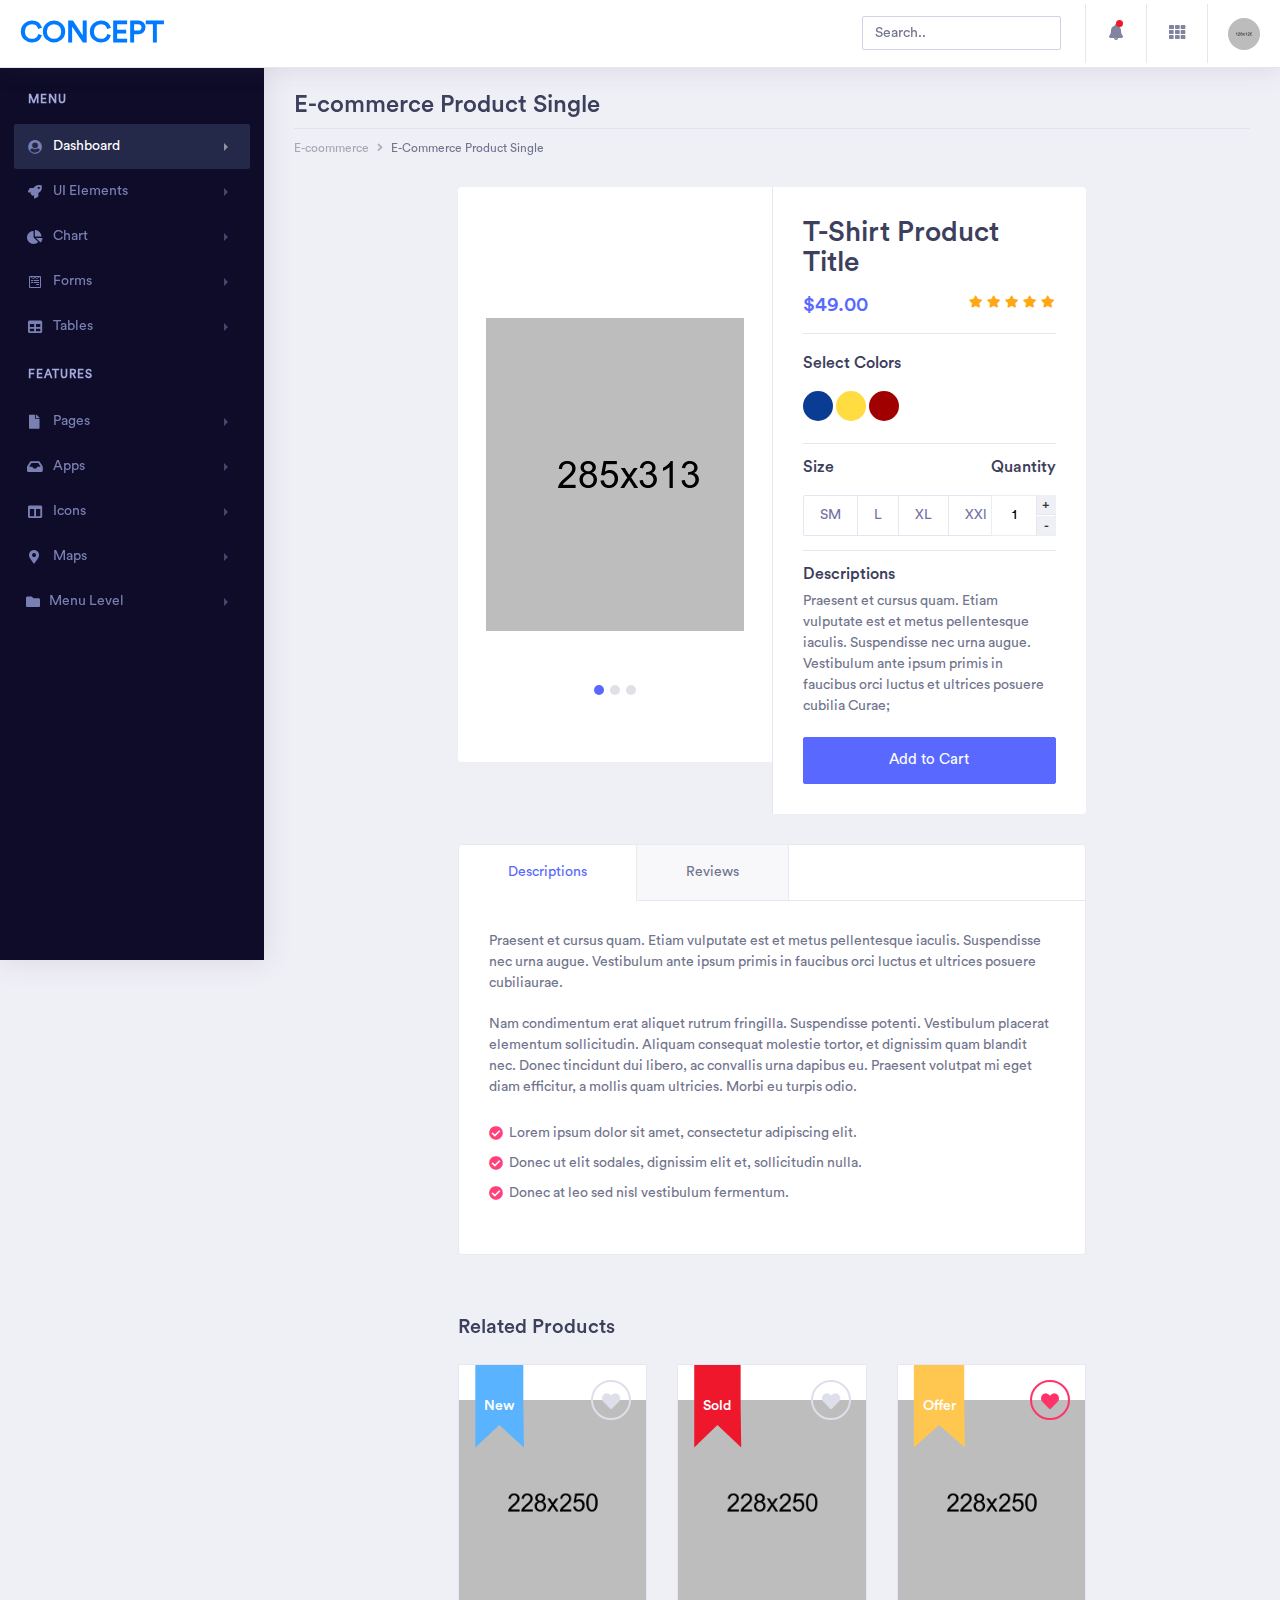
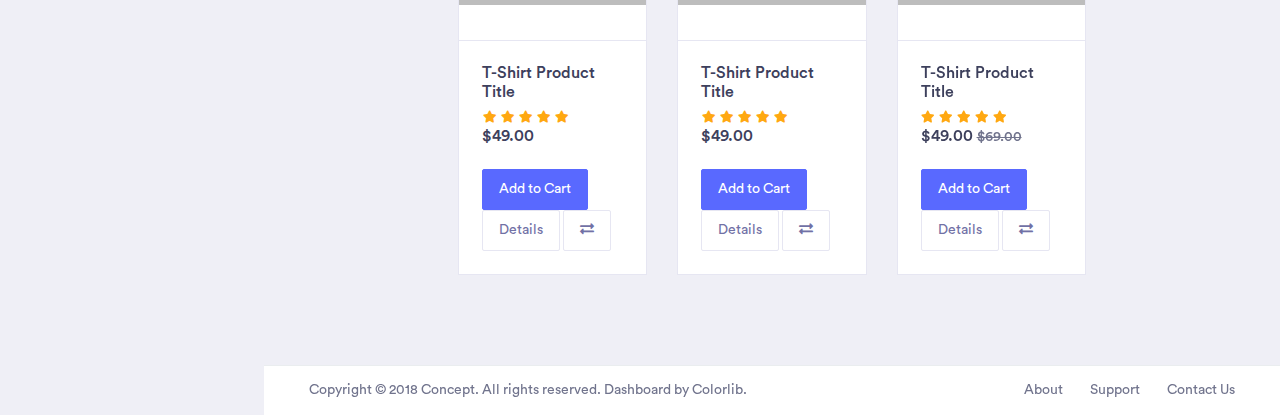
<file: ecommerce-product-single.html>
<!doctype html>
<html lang="en">

 
<head>
    <!-- Required meta tags -->
    <meta charset="utf-8">
    <meta name="viewport" content="width=device-width, initial-scale=1, shrink-to-fit=no">
    <!-- Bootstrap CSS -->
    <link rel="stylesheet" href="assets/vendor/bootstrap/css/bootstrap.min.css">
    <link href="assets/vendor/fonts/circular-std/style.css" rel="stylesheet">
    <link rel="stylesheet" href="assets/libs/css/style.css">
    <link rel="stylesheet" href="assets/vendor/fonts/fontawesome/css/fontawesome-all.css">
    <title>Concept - Bootstrap 4 Admin Dashboard Template</title>
</head>

<body>
    <!-- ============================================================== -->
    <!-- main wrapper -->
    <!-- ============================================================== -->
    <div class="dashboard-main-wrapper">
        <!-- ============================================================== -->
        <!-- navbar -->
        <!-- ============================================================== -->
        <div class="dashboard-header">
            <nav class="navbar navbar-expand-lg bg-white fixed-top">
                <a class="navbar-brand" href="index.html">Concept</a>
                <button class="navbar-toggler" type="button" data-toggle="collapse" data-target="#navbarSupportedContent" aria-controls="navbarSupportedContent" aria-expanded="false" aria-label="Toggle navigation">
                    <span class="navbar-toggler-icon"></span>
                </button>
                <div class="collapse navbar-collapse " id="navbarSupportedContent">
                    <ul class="navbar-nav ml-auto navbar-right-top">
                        <li class="nav-item">
                            <div id="custom-search" class="top-search-bar">
                                <input class="form-control" type="text" placeholder="Search..">
                            </div>
                        </li>
                        <li class="nav-item dropdown notification">
                            <a class="nav-link nav-icons" href="#" id="navbarDropdownMenuLink1" data-toggle="dropdown" aria-haspopup="true" aria-expanded="false"><i class="fas fa-fw fa-bell"></i> <span class="indicator"></span></a>
                            <ul class="dropdown-menu dropdown-menu-right notification-dropdown">
                                <li>
                                    <div class="notification-title"> Notification</div>
                                    <div class="notification-list">
                                        <div class="list-group">
                                            <a href="#" class="list-group-item list-group-item-action active">
                                                <div class="notification-info">
                                                    <div class="notification-list-user-img"><img src="assets/images/avatar-2.jpg" alt="" class="user-avatar-md rounded-circle"></div>
                                                    <div class="notification-list-user-block"><span class="notification-list-user-name">Jeremy Rakestraw</span>accepted your invitation to join the team.
                                                        <div class="notification-date">2 min ago</div>
                                                    </div>
                                                </div>
                                            </a>
                                            <a href="#" class="list-group-item list-group-item-action">
                                                <div class="notification-info">
                                                    <div class="notification-list-user-img"><img src="assets/images/avatar-3.jpg" alt="" class="user-avatar-md rounded-circle"></div>
                                                    <div class="notification-list-user-block"><span class="notification-list-user-name">John Abraham </span>is now following you
                                                        <div class="notification-date">2 days ago</div>
                                                    </div>
                                                </div>
                                            </a>
                                            <a href="#" class="list-group-item list-group-item-action">
                                                <div class="notification-info">
                                                    <div class="notification-list-user-img"><img src="assets/images/avatar-4.jpg" alt="" class="user-avatar-md rounded-circle"></div>
                                                    <div class="notification-list-user-block"><span class="notification-list-user-name">Monaan Pechi</span> is watching your main repository
                                                        <div class="notification-date">2 min ago</div>
                                                    </div>
                                                </div>
                                            </a>
                                            <a href="#" class="list-group-item list-group-item-action">
                                                <div class="notification-info">
                                                    <div class="notification-list-user-img"><img src="assets/images/avatar-5.jpg" alt="" class="user-avatar-md rounded-circle"></div>
                                                    <div class="notification-list-user-block"><span class="notification-list-user-name">Jessica Caruso</span>accepted your invitation to join the team.
                                                        <div class="notification-date">2 min ago</div>
                                                    </div>
                                                </div>
                                            </a>
                                        </div>
                                    </div>
                                </li>
                                <li>
                                    <div class="list-footer"> <a href="#">View all notifications</a></div>
                                </li>
                            </ul>
                        </li>
                        <li class="nav-item dropdown connection">
                            <a class="nav-link" href="#" id="navbarDropdown" role="button" data-toggle="dropdown" aria-haspopup="true" aria-expanded="false"> <i class="fas fa-fw fa-th"></i> </a>
                            <ul class="dropdown-menu dropdown-menu-right connection-dropdown">
                                <li class="connection-list">
                                    <div class="row">
                                        <div class="col-xl-4 col-lg-4 col-md-6 col-sm-12 col-12 ">
                                            <a href="#" class="connection-item"><img src="assets/images/github.png" alt="" > <span>Github</span></a>
                                        </div>
                                        <div class="col-xl-4 col-lg-4 col-md-6 col-sm-12 col-12 ">
                                            <a href="#" class="connection-item"><img src="assets/images/dribbble.png" alt="" > <span>Dribbble</span></a>
                                        </div>
                                        <div class="col-xl-4 col-lg-4 col-md-6 col-sm-12 col-12 ">
                                            <a href="#" class="connection-item"><img src="assets/images/dropbox.png" alt="" > <span>Dropbox</span></a>
                                        </div>
                                    </div>
                                    <div class="row">
                                        <div class="col-xl-4 col-lg-4 col-md-6 col-sm-12 col-12 ">
                                            <a href="#" class="connection-item"><img src="assets/images/bitbucket.png" alt=""> <span>Bitbucket</span></a>
                                        </div>
                                        <div class="col-xl-4 col-lg-4 col-md-6 col-sm-12 col-12 ">
                                            <a href="#" class="connection-item"><img src="assets/images/mail_chimp.png" alt="" ><span>Mail chimp</span></a>
                                        </div>
                                        <div class="col-xl-4 col-lg-4 col-md-6 col-sm-12 col-12 ">
                                            <a href="#" class="connection-item"><img src="assets/images/slack.png" alt="" > <span>Slack</span></a>
                                        </div>
                                    </div>
                                </li>
                                <li>
                                    <div class="conntection-footer"><a href="#">More</a></div>
                                </li>
                            </ul>
                        </li>
                        <li class="nav-item dropdown nav-user">
                            <a class="nav-link nav-user-img" href="#" id="navbarDropdownMenuLink2" data-toggle="dropdown" aria-haspopup="true" aria-expanded="false"><img src="assets/images/avatar-1.jpg" alt="" class="user-avatar-md rounded-circle"></a>
                            <div class="dropdown-menu dropdown-menu-right nav-user-dropdown" aria-labelledby="navbarDropdownMenuLink2">
                                <div class="nav-user-info">
                                    <h5 class="mb-0 text-white nav-user-name">John Abraham </h5>
                                    <span class="status"></span><span class="ml-2">Available</span>
                                </div>
                                <a class="dropdown-item" href="#"><i class="fas fa-user mr-2"></i>Account</a>
                                <a class="dropdown-item" href="#"><i class="fas fa-cog mr-2"></i>Setting</a>
                                <a class="dropdown-item" href="#"><i class="fas fa-power-off mr-2"></i>Logout</a>
                            </div>
                        </li>
                    </ul>
                </div>
            </nav>
        </div>
        <!-- ============================================================== -->
        <!-- end navbar -->
        <!-- ============================================================== -->
        <!-- ============================================================== -->
        <!-- left sidebar -->
        <!-- ============================================================== -->
        <div class="nav-left-sidebar sidebar-dark">
            <div class="menu-list">
                <nav class="navbar navbar-expand-lg navbar-light">
                    <a class="d-xl-none d-lg-none" href="#">Dashboard</a>
                    <button class="navbar-toggler" type="button" data-toggle="collapse" data-target="#navbarNav" aria-controls="navbarNav" aria-expanded="false" aria-label="Toggle navigation">
                        <span class="navbar-toggler-icon"></span>
                    </button>
                    <div class="collapse navbar-collapse" id="navbarNav">
                        <ul class="navbar-nav flex-column">
                            <li class="nav-divider">
                                Menu
                            </li>
                            <li class="nav-item ">
                                <a class="nav-link active" href="#" data-toggle="collapse" aria-expanded="false" data-target="#submenu-1" aria-controls="submenu-1"><i class="fa fa-fw fa-user-circle"></i>Dashboard <span class="badge badge-success">6</span></a>
                                <div id="submenu-1" class="collapse submenu" style="">
                                    <ul class="nav flex-column">
                                        <li class="nav-item">
                                            <a class="nav-link" href="#" data-toggle="collapse" aria-expanded="false" data-target="#submenu-1-2" aria-controls="submenu-1-2">E-Commerce</a>
                                            <div id="submenu-1-2" class="collapse submenu" style="">
                                                <ul class="nav flex-column">
                                                    <li class="nav-item">
                                                        <a class="nav-link" href="index.html">E Commerce Dashboard</a>
                                                    </li>
                                                    <li class="nav-item">
                                                        <a class="nav-link" href="ecommerce-product.html">Product List</a>
                                                    </li>
                                                    <li class="nav-item">
                                                        <a class="nav-link" href="ecommerce-product-single.html">Product Single</a>
                                                    </li>
                                                    <li class="nav-item">
                                                        <a class="nav-link" href="ecommerce-product-checkout.html">Product Checkout</a>
                                                    </li>
                                                </ul>
                                            </div>
                                        </li>
                                        <li class="nav-item">
                                            <a class="nav-link" href="dashboard-finance.html">Finance</a>
                                        </li>
                                        <li class="nav-item">
                                            <a class="nav-link" href="dashboard-sales.html">Sales</a>
                                        </li>
                                        <li class="nav-item">
                                            <a class="nav-link" href="#" data-toggle="collapse" aria-expanded="false" data-target="#submenu-1-1" aria-controls="submenu-1-1">Infulencer</a>
                                            <div id="submenu-1-1" class="collapse submenu" style="">
                                                <ul class="nav flex-column">
                                                    <li class="nav-item">
                                                        <a class="nav-link" href="dashboard-influencer.html">Influencer</a>
                                                    </li>
                                                    <li class="nav-item">
                                                        <a class="nav-link" href="influencer-finder.html">Influencer Finder</a>
                                                    </li>
                                                    <li class="nav-item">
                                                        <a class="nav-link" href="influencer-profile.html">Influencer Profile</a>
                                                    </li>
                                                </ul>
                                            </div>
                                        </li>
                                    </ul>
                                </div>
                            </li>
                            <li class="nav-item">
                                <a class="nav-link" href="#" data-toggle="collapse" aria-expanded="false" data-target="#submenu-2" aria-controls="submenu-2"><i class="fa fa-fw fa-rocket"></i>UI Elements</a>
                                <div id="submenu-2" class="collapse submenu" style="">
                                    <ul class="nav flex-column">
                                        <li class="nav-item">
                                            <a class="nav-link" href="pages/cards.html">Cards <span class="badge badge-secondary">New</span></a>
                                        </li>
                                        <li class="nav-item">
                                            <a class="nav-link" href="pages/general.html">General</a>
                                        </li>
                                        <li class="nav-item">
                                            <a class="nav-link" href="pages/carousel.html">Carousel</a>
                                        </li>
                                        <li class="nav-item">
                                            <a class="nav-link" href="pages/listgroup.html">List Group</a>
                                        </li>
                                        <li class="nav-item">
                                            <a class="nav-link" href="pages/typography.html">Typography</a>
                                        </li>
                                        <li class="nav-item">
                                            <a class="nav-link" href="pages/accordions.html">Accordions</a>
                                        </li>
                                        <li class="nav-item">
                                            <a class="nav-link" href="pages/tabs.html">Tabs</a>
                                        </li>
                                    </ul>
                                </div>
                            </li>
                            <li class="nav-item">
                                <a class="nav-link" href="#" data-toggle="collapse" aria-expanded="false" data-target="#submenu-3" aria-controls="submenu-3"><i class="fas fa-fw fa-chart-pie"></i>Chart</a>
                                <div id="submenu-3" class="collapse submenu" style="">
                                    <ul class="nav flex-column">
                                        <li class="nav-item">
                                            <a class="nav-link" href="pages/chart-c3.html">C3 Charts</a>
                                        </li>
                                        <li class="nav-item">
                                            <a class="nav-link" href="pages/chart-chartist.html">Chartist Charts</a>
                                        </li>
                                        <li class="nav-item">
                                            <a class="nav-link" href="pages/chart-charts.html">Chart</a>
                                        </li>
                                        <li class="nav-item">
                                            <a class="nav-link" href="pages/chart-morris.html">Morris</a>
                                        </li>
                                        <li class="nav-item">
                                            <a class="nav-link" href="pages/chart-sparkline.html">Sparkline</a>
                                        </li>
                                        <li class="nav-item">
                                            <a class="nav-link" href="pages/chart-gauge.html">Guage</a>
                                        </li>
                                    </ul>
                                </div>
                            </li>
                            <li class="nav-item ">
                                <a class="nav-link" href="#" data-toggle="collapse" aria-expanded="false" data-target="#submenu-4" aria-controls="submenu-4"><i class="fab fa-fw fa-wpforms"></i>Forms</a>
                                <div id="submenu-4" class="collapse submenu" style="">
                                    <ul class="nav flex-column">
                                        <li class="nav-item">
                                            <a class="nav-link" href="pages/form-elements.html">Form Elements</a>
                                        </li>
                                        <li class="nav-item">
                                            <a class="nav-link" href="pages/form-validation.html">Parsely Validations</a>
                                        </li>
                                        <li class="nav-item">
                                            <a class="nav-link" href="pages/multiselect.html">Multiselect</a>
                                        </li>
                                        <li class="nav-item">
                                            <a class="nav-link" href="pages/datepicker.html">Date Picker</a>
                                        </li>
                                         <li class="nav-item">
                                            <a class="nav-link" href="pages/bootstrap-select.html">Bootstrap Select</a>
                                        </li>
                                    </ul>
                                </div>
                            </li>
                            <li class="nav-item">
                                <a class="nav-link" href="#" data-toggle="collapse" aria-expanded="false" data-target="#submenu-5" aria-controls="submenu-5"><i class="fas fa-fw fa-table"></i>Tables</a>
                                <div id="submenu-5" class="collapse submenu" style="">
                                    <ul class="nav flex-column">
                                        <li class="nav-item">
                                            <a class="nav-link" href="pages/general-table.html">General Tables</a>
                                        </li>
                                        <li class="nav-item">
                                            <a class="nav-link" href="pages/data-tables.html">Data Tables</a>
                                        </li>
                                    </ul>
                                </div>
                            </li>
                            <li class="nav-divider">
                                Features
                            </li>
                            <li class="nav-item">
                                <a class="nav-link" href="#" data-toggle="collapse" aria-expanded="false" data-target="#submenu-6" aria-controls="submenu-6"><i class="fas fa-fw fa-file"></i> Pages </a>
                                <div id="submenu-6" class="collapse submenu" style="">
                                    <ul class="nav flex-column">
                                        <li class="nav-item">
                                            <a class="nav-link" href="pages/blank-page.html">Blank Page</a>
                                        </li>
                                        <li class="nav-item">
                                            <a class="nav-link" href="pages/blank-page-header.html">Blank Page Header</a>
                                        </li>
                                        <li class="nav-item">
                                            <a class="nav-link" href="pages/login.html">Login</a>
                                        </li>
                                        <li class="nav-item">
                                            <a class="nav-link" href="pages/404-page.html">404 page</a>
                                        </li>
                                        <li class="nav-item">
                                            <a class="nav-link" href="pages/sign-up.html">Sign up Page</a>
                                        </li>
                                        <li class="nav-item">
                                            <a class="nav-link" href="pages/forgot-password.html">Forgot Password</a>
                                        </li>
                                        <li class="nav-item">
                                            <a class="nav-link" href="pages/pricing.html">Pricing Tables</a>
                                        </li>
                                        <li class="nav-item">
                                            <a class="nav-link" href="pages/timeline.html">Timeline</a>
                                        </li>
                                        <li class="nav-item">
                                            <a class="nav-link" href="pages/calendar.html">Calendar</a>
                                        </li>
                                        <li class="nav-item">
                                            <a class="nav-link" href="pages/sortable-nestable-lists.html">Sortable/Nestable List</a>
                                        </li>
                                        <li class="nav-item">
                                            <a class="nav-link" href="pages/widgets.html">Widgets</a>
                                        </li>
                                        <li class="nav-item">
                                            <a class="nav-link" href="pages/media-object.html">Media Objects</a>
                                        </li>
                                        <li class="nav-item">
                                            <a class="nav-link" href="pages/cropper-image.html">Cropper</a>
                                        </li>
                                        <li class="nav-item">
                                            <a class="nav-link" href="pages/color-picker.html">Color Picker</a>
                                        </li>
                                        
                                    </ul>
                                </div>
                            </li>
                            <li class="nav-item">
                                <a class="nav-link" href="#" data-toggle="collapse" aria-expanded="false" data-target="#submenu-7" aria-controls="submenu-7"><i class="fas fa-fw fa-inbox"></i>Apps <span class="badge badge-secondary">New</span></a>
                                <div id="submenu-7" class="collapse submenu" style="">
                                    <ul class="nav flex-column">
                                        <li class="nav-item">
                                            <a class="nav-link" href="pages/inbox.html">Inbox</a>
                                        </li>
                                        <li class="nav-item">
                                            <a class="nav-link" href="pages/email-details.html">Email Detail</a>
                                        </li>
                                        <li class="nav-item">
                                            <a class="nav-link" href="pages/email-compose.html">Email Compose</a>
                                        </li>
                                        <li class="nav-item">
                                            <a class="nav-link" href="pages/message-chat.html">Message Chat</a>
                                        </li>
                                    </ul>
                                </div>
                            </li>
                            <li class="nav-item">
                                <a class="nav-link" href="#" data-toggle="collapse" aria-expanded="false" data-target="#submenu-8" aria-controls="submenu-8"><i class="fas fa-fw fa-columns"></i>Icons</a>
                                <div id="submenu-8" class="collapse submenu" style="">
                                    <ul class="nav flex-column">
                                        <li class="nav-item">
                                            <a class="nav-link" href="pages/icon-fontawesome.html">FontAwesome Icons</a>
                                        </li>
                                        <li class="nav-item">
                                            <a class="nav-link" href="pages/icon-material.html">Material Icons</a>
                                        </li>
                                        <li class="nav-item">
                                            <a class="nav-link" href="pages/icon-simple-lineicon.html">Simpleline Icon</a>
                                        </li>
                                        <li class="nav-item">
                                            <a class="nav-link" href="pages/icon-themify.html">Themify Icon</a>
                                        </li>
                                        <li class="nav-item">
                                            <a class="nav-link" href="pages/icon-flag.html">Flag Icons</a>
                                        </li>
                                        <li class="nav-item">
                                            <a class="nav-link" href="pages/icon-weather.html">Weather Icon</a>
                                        </li>
                                    </ul>
                                </div>
                            </li>
                            <li class="nav-item">
                                <a class="nav-link" href="#" data-toggle="collapse" aria-expanded="false" data-target="#submenu-9" aria-controls="submenu-9"><i class="fas fa-fw fa-map-marker-alt"></i>Maps</a>
                                <div id="submenu-9" class="collapse submenu" style="">
                                    <ul class="nav flex-column">
                                        <li class="nav-item">
                                            <a class="nav-link" href="pages/map-google.html">Google Maps</a>
                                        </li>
                                        <li class="nav-item">
                                            <a class="nav-link" href="pages/map-vector.html">Vector Maps</a>
                                        </li>
                                    </ul>
                                </div>
                            </li>
                            <li class="nav-item">
                                <a class="nav-link" href="#" data-toggle="collapse" aria-expanded="false" data-target="#submenu-10" aria-controls="submenu-10"><i class="fas fa-f fa-folder"></i>Menu Level</a>
                                <div id="submenu-10" class="collapse submenu" style="">
                                    <ul class="nav flex-column">
                                        <li class="nav-item">
                                            <a class="nav-link" href="#">Level 1</a>
                                        </li>
                                        <li class="nav-item">
                                            <a class="nav-link" href="#" data-toggle="collapse" aria-expanded="false" data-target="#submenu-11" aria-controls="submenu-11">Level 2</a>
                                            <div id="submenu-11" class="collapse submenu" style="">
                                                <ul class="nav flex-column">
                                                    <li class="nav-item">
                                                        <a class="nav-link" href="#">Level 1</a>
                                                    </li>
                                                    <li class="nav-item">
                                                        <a class="nav-link" href="#">Level 2</a>
                                                    </li>
                                                </ul>
                                            </div>
                                        </li>
                                        <li class="nav-item">
                                            <a class="nav-link" href="#">Level 3</a>
                                        </li>
                                    </ul>
                                </div>
                            </li>
                        </ul>
                    </div>
                </nav>
            </div>
        </div>
        <!-- ============================================================== -->
        <!-- end left sidebar -->
        <!-- ============================================================== -->
        <!-- ============================================================== -->
        <!-- wrapper  -->
        <!-- ============================================================== -->
        <div class="dashboard-wrapper">
            <div class="dashboard-ecommerce">
                <div class="container-fluid dashboard-content ">
                    <!-- ============================================================== -->
                    <!-- pageheader  -->
                    <!-- ============================================================== -->
                    <div class="row">
                        <div class="col-xl-12 col-lg-12 col-md-12 col-sm-12 col-12">
                            <div class="page-header">
                                <h2 class="pageheader-title">E-commerce Product Single </h2>
                                <p class="pageheader-text">Nulla euismod urna eros, sit amet scelerisque torton lectus vel mauris facilisis faucibus at enim quis massa lobortis rutrum.</p>
                                <div class="page-breadcrumb">
                                    <nav aria-label="breadcrumb">
                                        <ol class="breadcrumb">
                                            <li class="breadcrumb-item"><a href="#" class="breadcrumb-link">E-coommerce</a></li>
                                            <li class="breadcrumb-item active" aria-current="page">E-Commerce Product Single</li>
                                        </ol>
                                    </nav>
                                </div>
                            </div>
                        </div>
                    </div>
                    <!-- ============================================================== -->
                    <!-- end pageheader  -->
                    <!-- ============================================================== -->
                    <div class="row">
                        <div class="offset-xl-2 col-xl-8 col-lg-12 col-md-12 col-sm-12 col-12">
                            <div class="row">
                                <div class="col-xl-6 col-lg-6 col-md-6 col-sm-12 col-12 pr-xl-0 pr-lg-0 pr-md-0  m-b-30">
                                    <div class="product-slider">
                                        <div id="productslider-1" class="product-carousel carousel slide" data-ride="carousel">
                                            <ol class="carousel-indicators">
                                                <li data-target="#carouselExampleIndicators" data-slide-to="0" class="active"></li>
                                                <li data-target="#carouselExampleIndicators" data-slide-to="1"></li>
                                                <li data-target="#carouselExampleIndicators" data-slide-to="2"></li>
                                            </ol>
                                            <div class="carousel-inner">
                                                <div class="carousel-item active">
                                                    <img class="d-block" src="assets/images/eco-slider-img-1.png" alt="First slide">
                                                </div>
                                                <div class="carousel-item">
                                                    <img class="d-block" src="assets/images/eco-slider-img-2.png" alt="Second slide">
                                                </div>
                                                <div class="carousel-item">
                                                    <img class="d-block" src="assets/images/eco-slider-img-3.png" alt="Third slide">
                                                </div>
                                            </div>
                                            <a class="carousel-control-prev" href="#carouselExampleIndicators" role="button" data-slide="prev">
                                             <span class="carousel-control-prev-icon" aria-hidden="true"></span>
                                             <span class="sr-only">Previous</span>
                                                  </a>
                                            <a class="carousel-control-next" href="#carouselExampleIndicators" role="button" data-slide="next">
                                            <span class="carousel-control-next-icon" aria-hidden="true"></span>
                                                 <span class="sr-only">Next</span>
                                                     </a>
                                        </div>
                                    </div>
                                </div>
                                <div class="col-xl-6 col-lg-6 col-md-6 col-sm-12 col-12 pl-xl-0 pl-lg-0 pl-md-0 border-left m-b-30">
                                    <div class="product-details">
                                        <div class="border-bottom pb-3 mb-3">
                                            <h2 class="mb-3">T-Shirt Product Title</h2>
                                            <div class="product-rating d-inline-block float-right">
                                                <i class="fa fa-fw fa-star"></i>
                                                <i class="fa fa-fw fa-star"></i>
                                                <i class="fa fa-fw fa-star"></i>
                                                <i class="fa fa-fw fa-star"></i>
                                                <i class="fa fa-fw fa-star"></i>
                                            </div>
                                            <h3 class="mb-0 text-primary">$49.00</h3>
                                        </div>
                                        <div class="product-colors border-bottom">
                                            <h4>Select Colors</h4>
                                            <input type="radio" class="radio" id="radio-1" name="group" />
                                            <label for="radio-1"></label>
                                            <input type="radio" class="radio" id="radio-2" name="group" />
                                            <label for="radio-2"></label>
                                            <input type="radio" class="radio" id="radio-3" name="group" />
                                            <label for="radio-3"></label>
                                        </div>
                                        <div class="product-size border-bottom">
                                            <h4>Size</h4>
                                            <div class="btn-group" role="group" aria-label="First group">
                                                <button type="button" class="btn btn-outline-light">SM</button>
                                                <button type="button" class="btn btn-outline-light">L</button>
                                                <button type="button" class="btn btn-outline-light">XL</button>
                                                <button type="button" class="btn btn-outline-light">XXl</button>
                                            </div>
                                            <div class="product-qty">
                                                <h4>Quantity</h4>
                                                <div class="quantity">
                                                    <input type="number" min="1" max="9" step="1" value="1">
                                                </div>
                                            </div>
                                        </div>
                                        <div class="product-description">
                                            <h4 class="mb-1">Descriptions</h4>
                                            <p>Praesent et cursus quam. Etiam vulputate est et metus pellentesque iaculis. Suspendisse nec urna augue. Vestibulum ante ipsum primis in faucibus orci luctus et ultrices posuere cubilia Curae;</p>
                                            <a href="#" class="btn btn-primary btn-block btn-lg">Add to Cart</a>
                                        </div>
                                    </div>
                                </div>
                                <div class="col-xl-12 col-lg-12 col-md-12 col-sm-12 col-12 m-b-60">
                                    <div class="simple-card">
                                        <ul class="nav nav-tabs" id="myTab5" role="tablist">
                                            <li class="nav-item">
                                                <a class="nav-link active border-left-0" id="product-tab-1" data-toggle="tab" href="#tab-1" role="tab" aria-controls="product-tab-1" aria-selected="true">Descriptions</a>
                                            </li>
                                            <li class="nav-item">
                                                <a class="nav-link" id="product-tab-2" data-toggle="tab" href="#tab-2" role="tab" aria-controls="product-tab-2" aria-selected="false">Reviews</a>
                                            </li>
                                        </ul>
                                        <div class="tab-content" id="myTabContent5">
                                            <div class="tab-pane fade show active" id="tab-1" role="tabpanel" aria-labelledby="product-tab-1">
                                                <p>Praesent et cursus quam. Etiam vulputate est et metus pellentesque iaculis. Suspendisse nec urna augue. Vestibulum ante ipsum primis in faucibus orci luctus et ultrices posuere cubiliaurae.</p>
                                                <p>Nam condimentum erat aliquet rutrum fringilla. Suspendisse potenti. Vestibulum placerat elementum sollicitudin. Aliquam consequat molestie tortor, et dignissim quam blandit nec. Donec tincidunt dui libero, ac convallis urna dapibus eu. Praesent volutpat mi eget diam efficitur, a mollis quam ultricies. Morbi eu turpis odio.</p>
                                                <ul class="list-unstyled arrow">
                                                    <li>
                                                        Lorem ipsum dolor sit amet, consectetur adipiscing elit.</li>
                                                    <li>Donec ut elit sodales, dignissim elit et, sollicitudin nulla.</li>
                                                    <li>Donec at leo sed nisl vestibulum fermentum.
                                                    </li>
                                                </ul>
                                            </div>
                                            <div class="tab-pane fade" id="tab-2" role="tabpanel" aria-labelledby="product-tab-2">
                                                <div class="review-block">
                                                    <p class="review-text font-italic m-0">“Vestibulum cursus felis vel arcu convallis, viverra commodo felis bibendum. Orci varius natoque penatibus et magnis dis parturient montes, nascetur ridiculus mus. Proin non auctor est, sed lacinia velit. Orci varius natoque penatibus et magnis dis parturient montes nascetur ridiculus mus.”</p>
                                                    <div class="rating-star mb-4">
                                                        <i class="fa fa-fw fa-star"></i>
                                                        <i class="fa fa-fw fa-star"></i>
                                                        <i class="fa fa-fw fa-star"></i>
                                                        <i class="fa fa-fw fa-star"></i>
                                                        <i class="fa fa-fw fa-star"></i>
                                                    </div>
                                                    <span class="text-dark font-weight-bold">Virgina G. Lightfoot</span><small class="text-mute"> (Company name)</small>
                                                </div>
                                                <div class="review-block border-top mt-3 pt-3">
                                                    <p class="review-text font-italic m-0">“Integer pretium laoreet mi ultrices tincidunt. Suspendisse eget risus nec sapien malesuada ullamcorper eu ac sapien. Maecenas nulla orci, varius ac tincidunt non, ornare a sem. Aliquam sed massa volutpat, aliquet nibh sit amet, tincidunt ex. Donec interdum pharetra dignissim.”</p>
                                                    <div class="rating-star mb-4">
                                                        <i class="fa fa-fw fa-star"></i>
                                                        <i class="fa fa-fw fa-star"></i>
                                                        <i class="fa fa-fw fa-star"></i>
                                                        <i class="fa fa-fw fa-star"></i>
                                                        <i class="fa fa-fw fa-star"></i>
                                                    </div>
                                                    <span class="text-dark font-weight-bold">Ruby B. Matheny</span><small class="text-mute"> (Company name)</small>
                                                </div>
                                                <div class="review-block  border-top mt-3 pt-3">
                                                    <p class="review-text font-italic m-0">“ Cras non rutrum neque. Sed lacinia ex elit, vel viverra nisl faucibus eu. Aenean faucibus neque vestibulum condimentum maximus. In id porttitor nisi. Quisque sit amet commodo arcu, cursus pharetra elit. Nam tincidunt lobortis augueat euismod ante sodales non. ”</p>
                                                    <div class="rating-star mb-4">
                                                        <i class="fa fa-fw fa-star"></i>
                                                        <i class="fa fa-fw fa-star"></i>
                                                        <i class="fa fa-fw fa-star"></i>
                                                        <i class="fa fa-fw fa-star"></i>
                                                        <i class="fa fa-fw fa-star"></i>
                                                    </div>
                                                    <span class="text-dark font-weight-bold">Gloria S. Castillo</span><small class="text-mute"> (Company name)</small>
                                                </div>
                                            </div>
                                        </div>
                                    </div>
                                </div>
                            </div>
                            <div class="row">
                                <div class="col-xl-12 col-lg-12 col-md-12 col-sm-12 col-12 m-b-10">
                                    <h3> Related Products</h3>
                                </div>
                                <div class="col-xl-4 col-lg-6 col-md-12 col-sm-12 col-12">
                                    <div class="product-thumbnail">
                                        <div class="product-img-head">
                                            <div class="product-img">
                                                <img src="assets/images/eco-product-img-1.png" alt="" class="img-fluid"></div>
                                            <div class="ribbons">New</div>
                                            <div class=""><a href="#" class="product-wishlist-btn"><i class="fas fa-heart"></i></a></div>
                                        </div>
                                        <div class="product-content">
                                            <div class="product-content-head">
                                                <h3 class="product-title">T-Shirt Product Title</h3>
                                                <div class="product-rating d-inline-block">
                                                    <i class="fa fa-fw fa-star"></i>
                                                    <i class="fa fa-fw fa-star"></i>
                                                    <i class="fa fa-fw fa-star"></i>
                                                    <i class="fa fa-fw fa-star"></i>
                                                    <i class="fa fa-fw fa-star"></i>
                                                </div>
                                                <div class="product-price">$49.00</div>
                                            </div>
                                            <div class="product-btn">
                                                <a href="#" class="btn btn-primary">Add to Cart</a>
                                                <a href="#" class="btn btn-outline-light">Details</a>
                                                <a href="#" class="btn btn-outline-light"><i class="fas fa-exchange-alt"></i></a>
                                            </div>
                                        </div>
                                    </div>
                                </div>
                                <div class="col-xl-4 col-lg-6 col-md-12 col-sm-12 col-12">
                                    <div class="product-thumbnail">
                                        <div class="product-img-head">
                                            <div class="product-img">
                                                <img src="assets/images/eco-product-img-2.png" alt="" class="img-fluid"></div>
                                            <div class="ribbons bg-danger">Sold</div>
                                            <div class=""><a href="#" class="product-wishlist-btn"><i class="fas fa-heart"></i></a></div>
                                        </div>
                                        <div class="product-content">
                                            <div class="product-content-head">
                                                <h3 class="product-title">T-Shirt Product Title</h3>
                                                <div class="product-rating d-inline-block">
                                                    <i class="fa fa-fw fa-star"></i>
                                                    <i class="fa fa-fw fa-star"></i>
                                                    <i class="fa fa-fw fa-star"></i>
                                                    <i class="fa fa-fw fa-star"></i>
                                                    <i class="fa fa-fw fa-star"></i>
                                                </div>
                                                <div class="product-price">$49.00</div>
                                            </div>
                                            <div class="product-btn">
                                                <a href="#" class="btn btn-primary">Add to Cart</a>
                                                <a href="#" class="btn btn-outline-light">Details</a>
                                                <a href="#" class="btn btn-outline-light"><i class="fas fa-exchange-alt"></i></a>
                                            </div>
                                        </div>
                                    </div>
                                </div>
                                <div class="col-xl-4 col-lg-6 col-md-12 col-sm-12 col-12">
                                    <div class="product-thumbnail">
                                        <div class="product-img-head">
                                            <div class="product-img">
                                                <img src="assets/images/eco-product-img-3.png" alt="" class="img-fluid"></div>
                                            <div class="ribbons bg-brand">Offer</div>
                                            <div class=""><a href="#" class="product-wishlist-btn active"><i class="fas fa-heart"></i></a></div>
                                        </div>
                                        <div class="product-content">
                                            <div class="product-content-head">
                                                <h3 class="product-title">T-Shirt Product Title</h3>
                                                <div class="product-rating d-inline-block">
                                                    <i class="fa fa-fw fa-star"></i>
                                                    <i class="fa fa-fw fa-star"></i>
                                                    <i class="fa fa-fw fa-star"></i>
                                                    <i class="fa fa-fw fa-star"></i>
                                                    <i class="fa fa-fw fa-star"></i>
                                                </div>
                                                <div class="product-price">$49.00
                                                    <del class="product-del">$69.00</del>
                                                </div>
                                            </div>
                                            <div class="product-btn">
                                                <a href="#" class="btn btn-primary">Add to Cart</a>
                                                <a href="#" class="btn btn-outline-light">Details</a>
                                                <a href="#" class="btn btn-outline-light"><i class="fas fa-exchange-alt"></i></a>
                                            </div>
                                        </div>
                                    </div>
                                </div>
                            </div>
                        </div>
                    </div>
                </div>
                <!-- ============================================================== -->
                <!-- footer -->
                <!-- ============================================================== -->
                <div class="footer">
                    <div class="container-fluid">
                        <div class="row">
                            <div class="col-xl-6 col-lg-6 col-md-6 col-sm-12 col-12">
                                Copyright © 2018 Concept. All rights reserved. Dashboard by <a href="https://colorlib.com/wp/">Colorlib</a>.
                            </div>
                            <div class="col-xl-6 col-lg-6 col-md-6 col-sm-12 col-12">
                                <div class="text-md-right footer-links d-none d-sm-block">
                                    <a href="javascript: void(0);">About</a>
                                    <a href="javascript: void(0);">Support</a>
                                    <a href="javascript: void(0);">Contact Us</a>
                                </div>
                            </div>
                        </div>
                    </div>
                </div>
                <!-- ============================================================== -->
                <!-- end footer -->
                <!-- ============================================================== -->
            </div>
            <!-- ============================================================== -->
            <!-- end wrapper  -->
            <!-- ============================================================== -->
        </div>

    </div>
        <!-- ============================================================== -->
        <!-- end main wrapper  -->
        <!-- ============================================================== -->
        <!-- Optional JavaScript -->
        <!-- jquery 3.3.1 -->
        <script src="assets/vendor/jquery/jquery-3.3.1.min.js"></script>
        <!-- bootstap bundle js -->
        <script src="assets/vendor/bootstrap/js/bootstrap.bundle.js"></script>
        <!-- slimscroll js -->
        <script src="assets/vendor/slimscroll/jquery.slimscroll.js"></script>
        <!-- main js -->
        <script src="assets/libs/js/main-js.js"></script>
        <script>
        jQuery('<div class="quantity-nav"><div class="quantity-button quantity-up">+</div><div class="quantity-button quantity-down">-</div></div>').insertAfter('.quantity input');
        jQuery('.quantity').each(function() {
            var spinner = jQuery(this),
                input = spinner.find('input[type="number"]'),
                btnUp = spinner.find('.quantity-up'),
                btnDown = spinner.find('.quantity-down'),
                min = input.attr('min'),
                max = input.attr('max');

            btnUp.click(function() {
                var oldValue = parseFloat(input.val());
                if (oldValue >= max) {
                    var newVal = oldValue;
                } else {
                    var newVal = oldValue + 1;
                }
                spinner.find("input").val(newVal);
                spinner.find("input").trigger("change");
            });

            btnDown.click(function() {
                var oldValue = parseFloat(input.val());
                if (oldValue <= min) {
                    var newVal = oldValue;
                } else {
                    var newVal = oldValue - 1;
                }
                spinner.find("input").val(newVal);
                spinner.find("input").trigger("change");
            });

        });
        </script>
</body>

 
</html>
</file>
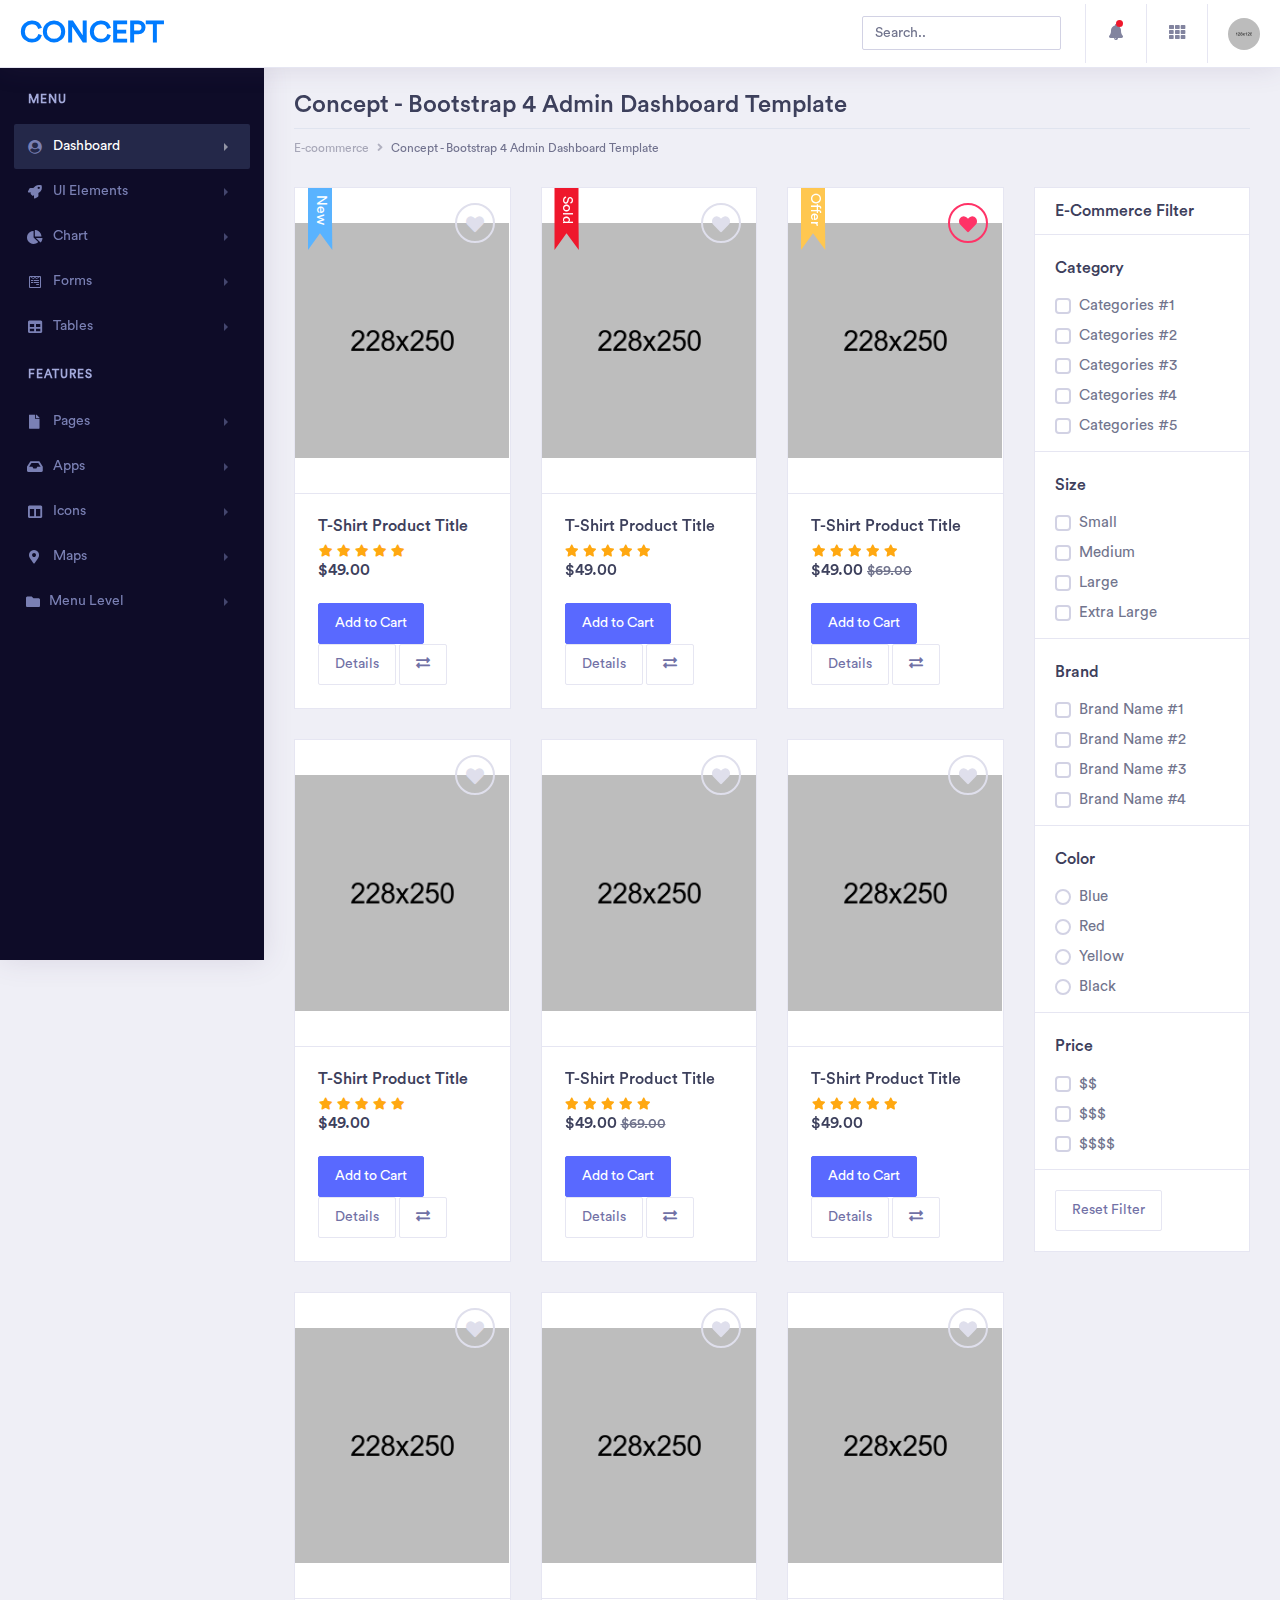
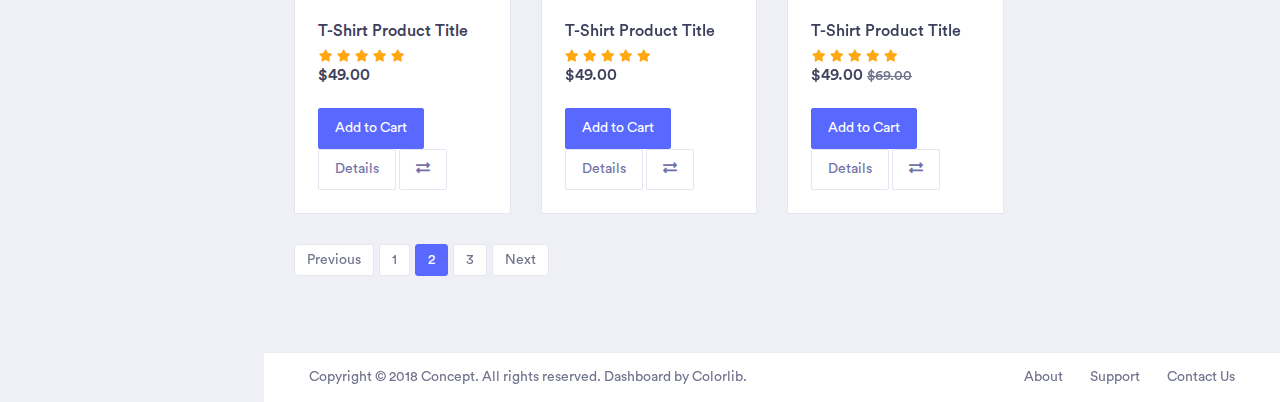
<file: ecommerce-product.html>
<!doctype html>
<html lang="en">
 
<head>
    <!-- Required meta tags -->
    <meta charset="utf-8">
    <meta name="viewport" content="width=device-width, initial-scale=1, shrink-to-fit=no">
    <!-- Bootstrap CSS -->
    <link rel="stylesheet" href="assets/vendor/bootstrap/css/bootstrap.min.css">
    <link href="assets/vendor/fonts/circular-std/style.css" rel="stylesheet">
    <link rel="stylesheet" href="assets/libs/css/style.css">
    <link rel="stylesheet" href="assets/vendor/fonts/fontawesome/css/fontawesome-all.css">
    <title>Concept - Bootstrap 4 Admin Dashboard Template</title>
</head>

<body>
    <!-- ============================================================== -->
    <!-- main wrapper -->
    <!-- ============================================================== -->
    <div class="dashboard-main-wrapper">
        <!-- ============================================================== -->
        <!-- navbar -->
        <!-- ============================================================== -->
        <div class="dashboard-header">
            <nav class="navbar navbar-expand-lg bg-white fixed-top">
                <a class="navbar-brand" href="index.html">Concept</a>
                <button class="navbar-toggler" type="button" data-toggle="collapse" data-target="#navbarSupportedContent" aria-controls="navbarSupportedContent" aria-expanded="false" aria-label="Toggle navigation">
                    <span class="navbar-toggler-icon"></span>
                </button>
                <div class="collapse navbar-collapse " id="navbarSupportedContent">
                    <ul class="navbar-nav ml-auto navbar-right-top">
                        <li class="nav-item">
                            <div id="custom-search" class="top-search-bar">
                                <input class="form-control" type="text" placeholder="Search..">
                            </div>
                        </li>
                        <li class="nav-item dropdown notification">
                            <a class="nav-link nav-icons" href="#" id="navbarDropdownMenuLink1" data-toggle="dropdown" aria-haspopup="true" aria-expanded="false"><i class="fas fa-fw fa-bell"></i> <span class="indicator"></span></a>
                            <ul class="dropdown-menu dropdown-menu-right notification-dropdown">
                                <li>
                                    <div class="notification-title"> Notification</div>
                                    <div class="notification-list">
                                        <div class="list-group">
                                            <a href="#" class="list-group-item list-group-item-action active">
                                                <div class="notification-info">
                                                    <div class="notification-list-user-img"><img src="assets/images/avatar-2.jpg" alt="" class="user-avatar-md rounded-circle"></div>
                                                    <div class="notification-list-user-block"><span class="notification-list-user-name">Jeremy Rakestraw</span>accepted your invitation to join the team.
                                                        <div class="notification-date">2 min ago</div>
                                                    </div>
                                                </div>
                                            </a>
                                            <a href="#" class="list-group-item list-group-item-action">
                                                <div class="notification-info">
                                                    <div class="notification-list-user-img"><img src="assets/images/avatar-3.jpg" alt="" class="user-avatar-md rounded-circle"></div>
                                                    <div class="notification-list-user-block"><span class="notification-list-user-name">John Abraham </span>is now following you
                                                        <div class="notification-date">2 days ago</div>
                                                    </div>
                                                </div>
                                            </a>
                                            <a href="#" class="list-group-item list-group-item-action">
                                                <div class="notification-info">
                                                    <div class="notification-list-user-img"><img src="assets/images/avatar-4.jpg" alt="" class="user-avatar-md rounded-circle"></div>
                                                    <div class="notification-list-user-block"><span class="notification-list-user-name">Monaan Pechi</span> is watching your main repository
                                                        <div class="notification-date">2 min ago</div>
                                                    </div>
                                                </div>
                                            </a>
                                            <a href="#" class="list-group-item list-group-item-action">
                                                <div class="notification-info">
                                                    <div class="notification-list-user-img"><img src="assets/images/avatar-5.jpg" alt="" class="user-avatar-md rounded-circle"></div>
                                                    <div class="notification-list-user-block"><span class="notification-list-user-name">Jessica Caruso</span>accepted your invitation to join the team.
                                                        <div class="notification-date">2 min ago</div>
                                                    </div>
                                                </div>
                                            </a>
                                        </div>
                                    </div>
                                </li>
                                <li>
                                    <div class="list-footer"> <a href="#">View all notifications</a></div>
                                </li>
                            </ul>
                        </li>
                        <li class="nav-item dropdown connection">
                            <a class="nav-link" href="#" id="navbarDropdown" role="button" data-toggle="dropdown" aria-haspopup="true" aria-expanded="false"> <i class="fas fa-fw fa-th"></i> </a>
                            <ul class="dropdown-menu dropdown-menu-right connection-dropdown">
                                <li class="connection-list">
                                    <div class="row">
                                        <div class="col-xl-4 col-lg-4 col-md-6 col-sm-12 col-12 ">
                                            <a href="#" class="connection-item"><img src="assets/images/github.png" alt="" > <span>Github</span></a>
                                        </div>
                                        <div class="col-xl-4 col-lg-4 col-md-6 col-sm-12 col-12 ">
                                            <a href="#" class="connection-item"><img src="assets/images/dribbble.png" alt="" > <span>Dribbble</span></a>
                                        </div>
                                        <div class="col-xl-4 col-lg-4 col-md-6 col-sm-12 col-12 ">
                                            <a href="#" class="connection-item"><img src="assets/images/dropbox.png" alt="" > <span>Dropbox</span></a>
                                        </div>
                                    </div>
                                    <div class="row">
                                        <div class="col-xl-4 col-lg-4 col-md-6 col-sm-12 col-12 ">
                                            <a href="#" class="connection-item"><img src="assets/images/bitbucket.png" alt=""> <span>Bitbucket</span></a>
                                        </div>
                                        <div class="col-xl-4 col-lg-4 col-md-6 col-sm-12 col-12 ">
                                            <a href="#" class="connection-item"><img src="assets/images/mail_chimp.png" alt="" ><span>Mail chimp</span></a>
                                        </div>
                                        <div class="col-xl-4 col-lg-4 col-md-6 col-sm-12 col-12 ">
                                            <a href="#" class="connection-item"><img src="assets/images/slack.png" alt="" > <span>Slack</span></a>
                                        </div>
                                    </div>
                                </li>
                                <li>
                                    <div class="conntection-footer"><a href="#">More</a></div>
                                </li>
                            </ul>
                        </li>
                        <li class="nav-item dropdown nav-user">
                            <a class="nav-link nav-user-img" href="#" id="navbarDropdownMenuLink2" data-toggle="dropdown" aria-haspopup="true" aria-expanded="false"><img src="assets/images/avatar-1.jpg" alt="" class="user-avatar-md rounded-circle"></a>
                            <div class="dropdown-menu dropdown-menu-right nav-user-dropdown" aria-labelledby="navbarDropdownMenuLink2">
                                <div class="nav-user-info">
                                    <h5 class="mb-0 text-white nav-user-name">John Abraham </h5>
                                    <span class="status"></span><span class="ml-2">Available</span>
                                </div>
                                <a class="dropdown-item" href="#"><i class="fas fa-user mr-2"></i>Account</a>
                                <a class="dropdown-item" href="#"><i class="fas fa-cog mr-2"></i>Setting</a>
                                <a class="dropdown-item" href="#"><i class="fas fa-power-off mr-2"></i>Logout</a>
                            </div>
                        </li>
                    </ul>
                </div>
            </nav>
        </div>
        <!-- ============================================================== -->
        <!-- end navbar -->
        <!-- ============================================================== -->
        <!-- ============================================================== -->
        <!-- left sidebar -->
        <!-- ============================================================== -->
       <div class="nav-left-sidebar sidebar-dark">
            <div class="menu-list">
                <nav class="navbar navbar-expand-lg navbar-light">
                    <a class="d-xl-none d-lg-none" href="#">Dashboard</a>
                    <button class="navbar-toggler" type="button" data-toggle="collapse" data-target="#navbarNav" aria-controls="navbarNav" aria-expanded="false" aria-label="Toggle navigation">
                        <span class="navbar-toggler-icon"></span>
                    </button>
                    <div class="collapse navbar-collapse" id="navbarNav">
                        <ul class="navbar-nav flex-column">
                            <li class="nav-divider">
                                Menu
                            </li>
                            <li class="nav-item ">
                                <a class="nav-link active" href="#" data-toggle="collapse" aria-expanded="false" data-target="#submenu-1" aria-controls="submenu-1"><i class="fa fa-fw fa-user-circle"></i>Dashboard <span class="badge badge-success">6</span></a>
                                <div id="submenu-1" class="collapse submenu" style="">
                                    <ul class="nav flex-column">
                                        <li class="nav-item">
                                            <a class="nav-link" href="#" data-toggle="collapse" aria-expanded="false" data-target="#submenu-1-2" aria-controls="submenu-1-2">E-Commerce</a>
                                            <div id="submenu-1-2" class="collapse submenu" style="">
                                                <ul class="nav flex-column">
                                                    <li class="nav-item">
                                                        <a class="nav-link" href="index.html">E Commerce Dashboard</a>
                                                    </li>
                                                    <li class="nav-item">
                                                        <a class="nav-link" href="ecommerce-product.html">Product List</a>
                                                    </li>
                                                    <li class="nav-item">
                                                        <a class="nav-link" href="ecommerce-product-single.html">Product Single</a>
                                                    </li>
                                                    <li class="nav-item">
                                                        <a class="nav-link" href="ecommerce-product-checkout.html">Product Checkout</a>
                                                    </li>
                                                </ul>
                                            </div>
                                        </li>
                                        <li class="nav-item">
                                            <a class="nav-link" href="dashboard-finance.html">Finance</a>
                                        </li>
                                        <li class="nav-item">
                                            <a class="nav-link" href="dashboard-sales.html">Sales</a>
                                        </li>
                                        <li class="nav-item">
                                            <a class="nav-link" href="#" data-toggle="collapse" aria-expanded="false" data-target="#submenu-1-1" aria-controls="submenu-1-1">Infulencer</a>
                                            <div id="submenu-1-1" class="collapse submenu" style="">
                                                <ul class="nav flex-column">
                                                    <li class="nav-item">
                                                        <a class="nav-link" href="dashboard-influencer.html">Influencer</a>
                                                    </li>
                                                    <li class="nav-item">
                                                        <a class="nav-link" href="influencer-finder.html">Influencer Finder</a>
                                                    </li>
                                                    <li class="nav-item">
                                                        <a class="nav-link" href="influencer-profile.html">Influencer Profile</a>
                                                    </li>
                                                </ul>
                                            </div>
                                        </li>
                                    </ul>
                                </div>
                            </li>
                            <li class="nav-item">
                                <a class="nav-link" href="#" data-toggle="collapse" aria-expanded="false" data-target="#submenu-2" aria-controls="submenu-2"><i class="fa fa-fw fa-rocket"></i>UI Elements</a>
                                <div id="submenu-2" class="collapse submenu" style="">
                                    <ul class="nav flex-column">
                                        <li class="nav-item">
                                            <a class="nav-link" href="pages/cards.html">Cards <span class="badge badge-secondary">New</span></a>
                                        </li>
                                        <li class="nav-item">
                                            <a class="nav-link" href="pages/general.html">General</a>
                                        </li>
                                        <li class="nav-item">
                                            <a class="nav-link" href="pages/carousel.html">Carousel</a>
                                        </li>
                                        <li class="nav-item">
                                            <a class="nav-link" href="pages/listgroup.html">List Group</a>
                                        </li>
                                        <li class="nav-item">
                                            <a class="nav-link" href="pages/typography.html">Typography</a>
                                        </li>
                                        <li class="nav-item">
                                            <a class="nav-link" href="pages/accordions.html">Accordions</a>
                                        </li>
                                        <li class="nav-item">
                                            <a class="nav-link" href="pages/tabs.html">Tabs</a>
                                        </li>
                                    </ul>
                                </div>
                            </li>
                            <li class="nav-item">
                                <a class="nav-link" href="#" data-toggle="collapse" aria-expanded="false" data-target="#submenu-3" aria-controls="submenu-3"><i class="fas fa-fw fa-chart-pie"></i>Chart</a>
                                <div id="submenu-3" class="collapse submenu" style="">
                                    <ul class="nav flex-column">
                                        <li class="nav-item">
                                            <a class="nav-link" href="pages/chart-c3.html">C3 Charts</a>
                                        </li>
                                        <li class="nav-item">
                                            <a class="nav-link" href="pages/chart-chartist.html">Chartist Charts</a>
                                        </li>
                                        <li class="nav-item">
                                            <a class="nav-link" href="pages/chart-charts.html">Chart</a>
                                        </li>
                                        <li class="nav-item">
                                            <a class="nav-link" href="pages/chart-morris.html">Morris</a>
                                        </li>
                                        <li class="nav-item">
                                            <a class="nav-link" href="pages/chart-sparkline.html">Sparkline</a>
                                        </li>
                                        <li class="nav-item">
                                            <a class="nav-link" href="pages/chart-gauge.html">Guage</a>
                                        </li>
                                    </ul>
                                </div>
                            </li>
                            <li class="nav-item ">
                                <a class="nav-link" href="#" data-toggle="collapse" aria-expanded="false" data-target="#submenu-4" aria-controls="submenu-4"><i class="fab fa-fw fa-wpforms"></i>Forms</a>
                                <div id="submenu-4" class="collapse submenu" style="">
                                    <ul class="nav flex-column">
                                        <li class="nav-item">
                                            <a class="nav-link" href="pages/form-elements.html">Form Elements</a>
                                        </li>
                                        <li class="nav-item">
                                            <a class="nav-link" href="pages/form-validation.html">Parsely Validations</a>
                                        </li>
                                        <li class="nav-item">
                                            <a class="nav-link" href="pages/multiselect.html">Multiselect</a>
                                        </li>
                                        <li class="nav-item">
                                            <a class="nav-link" href="pages/datepicker.html">Date Picker</a>
                                        </li>
                                         <li class="nav-item">
                                            <a class="nav-link" href="pages/bootstrap-select.html">Bootstrap Select</a>
                                        </li>
                                    </ul>
                                </div>
                            </li>
                            <li class="nav-item">
                                <a class="nav-link" href="#" data-toggle="collapse" aria-expanded="false" data-target="#submenu-5" aria-controls="submenu-5"><i class="fas fa-fw fa-table"></i>Tables</a>
                                <div id="submenu-5" class="collapse submenu" style="">
                                    <ul class="nav flex-column">
                                        <li class="nav-item">
                                            <a class="nav-link" href="pages/general-table.html">General Tables</a>
                                        </li>
                                        <li class="nav-item">
                                            <a class="nav-link" href="pages/data-tables.html">Data Tables</a>
                                        </li>
                                    </ul>
                                </div>
                            </li>
                            <li class="nav-divider">
                                Features
                            </li>
                            <li class="nav-item">
                                <a class="nav-link" href="#" data-toggle="collapse" aria-expanded="false" data-target="#submenu-6" aria-controls="submenu-6"><i class="fas fa-fw fa-file"></i> Pages </a>
                                <div id="submenu-6" class="collapse submenu" style="">
                                    <ul class="nav flex-column">
                                        <li class="nav-item">
                                            <a class="nav-link" href="pages/blank-page.html">Blank Page</a>
                                        </li>
                                        <li class="nav-item">
                                            <a class="nav-link" href="pages/blank-page-header.html">Blank Page Header</a>
                                        </li>
                                        <li class="nav-item">
                                            <a class="nav-link" href="pages/login.html">Login</a>
                                        </li>
                                        <li class="nav-item">
                                            <a class="nav-link" href="pages/404-page.html">404 page</a>
                                        </li>
                                        <li class="nav-item">
                                            <a class="nav-link" href="pages/sign-up.html">Sign up Page</a>
                                        </li>
                                        <li class="nav-item">
                                            <a class="nav-link" href="pages/forgot-password.html">Forgot Password</a>
                                        </li>
                                        <li class="nav-item">
                                            <a class="nav-link" href="pages/pricing.html">Pricing Tables</a>
                                        </li>
                                        <li class="nav-item">
                                            <a class="nav-link" href="pages/timeline.html">Timeline</a>
                                        </li>
                                        <li class="nav-item">
                                            <a class="nav-link" href="pages/calendar.html">Calendar</a>
                                        </li>
                                        <li class="nav-item">
                                            <a class="nav-link" href="pages/sortable-nestable-lists.html">Sortable/Nestable List</a>
                                        </li>
                                        <li class="nav-item">
                                            <a class="nav-link" href="pages/widgets.html">Widgets</a>
                                        </li>
                                        <li class="nav-item">
                                            <a class="nav-link" href="pages/media-object.html">Media Objects</a>
                                        </li>
                                        <li class="nav-item">
                                            <a class="nav-link" href="pages/cropper-image.html">Cropper</a>
                                        </li>
                                        <li class="nav-item">
                                            <a class="nav-link" href="pages/color-picker.html">Color Picker</a>
                                        </li>
                                        
                                    </ul>
                                </div>
                            </li>
                            <li class="nav-item">
                                <a class="nav-link" href="#" data-toggle="collapse" aria-expanded="false" data-target="#submenu-7" aria-controls="submenu-7"><i class="fas fa-fw fa-inbox"></i>Apps <span class="badge badge-secondary">New</span></a>
                                <div id="submenu-7" class="collapse submenu" style="">
                                    <ul class="nav flex-column">
                                        <li class="nav-item">
                                            <a class="nav-link" href="pages/inbox.html">Inbox</a>
                                        </li>
                                        <li class="nav-item">
                                            <a class="nav-link" href="pages/email-details.html">Email Detail</a>
                                        </li>
                                        <li class="nav-item">
                                            <a class="nav-link" href="pages/email-compose.html">Email Compose</a>
                                        </li>
                                        <li class="nav-item">
                                            <a class="nav-link" href="pages/message-chat.html">Message Chat</a>
                                        </li>
                                    </ul>
                                </div>
                            </li>
                            <li class="nav-item">
                                <a class="nav-link" href="#" data-toggle="collapse" aria-expanded="false" data-target="#submenu-8" aria-controls="submenu-8"><i class="fas fa-fw fa-columns"></i>Icons</a>
                                <div id="submenu-8" class="collapse submenu" style="">
                                    <ul class="nav flex-column">
                                        <li class="nav-item">
                                            <a class="nav-link" href="pages/icon-fontawesome.html">FontAwesome Icons</a>
                                        </li>
                                        <li class="nav-item">
                                            <a class="nav-link" href="pages/icon-material.html">Material Icons</a>
                                        </li>
                                        <li class="nav-item">
                                            <a class="nav-link" href="pages/icon-simple-lineicon.html">Simpleline Icon</a>
                                        </li>
                                        <li class="nav-item">
                                            <a class="nav-link" href="pages/icon-themify.html">Themify Icon</a>
                                        </li>
                                        <li class="nav-item">
                                            <a class="nav-link" href="pages/icon-flag.html">Flag Icons</a>
                                        </li>
                                        <li class="nav-item">
                                            <a class="nav-link" href="pages/icon-weather.html">Weather Icon</a>
                                        </li>
                                    </ul>
                                </div>
                            </li>
                            <li class="nav-item">
                                <a class="nav-link" href="#" data-toggle="collapse" aria-expanded="false" data-target="#submenu-9" aria-controls="submenu-9"><i class="fas fa-fw fa-map-marker-alt"></i>Maps</a>
                                <div id="submenu-9" class="collapse submenu" style="">
                                    <ul class="nav flex-column">
                                        <li class="nav-item">
                                            <a class="nav-link" href="pages/map-google.html">Google Maps</a>
                                        </li>
                                        <li class="nav-item">
                                            <a class="nav-link" href="pages/map-vector.html">Vector Maps</a>
                                        </li>
                                    </ul>
                                </div>
                            </li>
                            <li class="nav-item">
                                <a class="nav-link" href="#" data-toggle="collapse" aria-expanded="false" data-target="#submenu-10" aria-controls="submenu-10"><i class="fas fa-f fa-folder"></i>Menu Level</a>
                                <div id="submenu-10" class="collapse submenu" style="">
                                    <ul class="nav flex-column">
                                        <li class="nav-item">
                                            <a class="nav-link" href="#">Level 1</a>
                                        </li>
                                        <li class="nav-item">
                                            <a class="nav-link" href="#" data-toggle="collapse" aria-expanded="false" data-target="#submenu-11" aria-controls="submenu-11">Level 2</a>
                                            <div id="submenu-11" class="collapse submenu" style="">
                                                <ul class="nav flex-column">
                                                    <li class="nav-item">
                                                        <a class="nav-link" href="#">Level 1</a>
                                                    </li>
                                                    <li class="nav-item">
                                                        <a class="nav-link" href="#">Level 2</a>
                                                    </li>
                                                </ul>
                                            </div>
                                        </li>
                                        <li class="nav-item">
                                            <a class="nav-link" href="#">Level 3</a>
                                        </li>
                                    </ul>
                                </div>
                            </li>
                        </ul>
                    </div>
                </nav>
            </div>
        </div>
        <!-- ============================================================== -->
        <!-- end left sidebar -->
        <!-- ============================================================== -->
        <!-- ============================================================== -->
        <!-- wrapper  -->
        <!-- ============================================================== -->
        <div class="dashboard-wrapper">
            <div class="dashboard-ecommerce">
                <div class="container-fluid dashboard-content ">
                    <!-- ============================================================== -->
                    <!-- pageheader  -->
                    <!-- ============================================================== -->
                    <div class="row">
                        <div class="col-xl-12 col-lg-12 col-md-12 col-sm-12 col-12">
                            <div class="page-header">
                                <h2 class="pageheader-title">Concept - Bootstrap 4 Admin Dashboard Template </h2>
                                <p class="pageheader-text">Nulla euismod urna eros, sit amet scelerisque torton lectus vel mauris facilisis faucibus at enim quis massa lobortis rutrum.</p>
                                <div class="page-breadcrumb">
                                    <nav aria-label="breadcrumb">
                                        <ol class="breadcrumb">
                                            <li class="breadcrumb-item"><a href="#" class="breadcrumb-link">E-coommerce</a></li>
                                            <li class="breadcrumb-item active" aria-current="page">Concept - Bootstrap 4 Admin Dashboard Template</li>
                                        </ol>
                                    </nav>
                                </div>
                            </div>
                        </div>
                    </div>
                    <!-- ============================================================== -->
                    <!-- end pageheader  -->
                    <!-- ============================================================== -->
                    <div class="row">
                        <div class="col-xl-9 col-lg-8 col-md-8 col-sm-12 col-12">
                            <div class="row">
                                <div class="col-xl-4 col-lg-6 col-md-12 col-sm-12 col-12">
                                    <div class="product-thumbnail">
                                        <div class="product-img-head">
                                            <div class="product-img">
                                                <img src="assets/images/eco-product-img-1.png" alt="" class="img-fluid"></div>
                                            <div class="ribbons"></div>
                                            <div class="ribbons-text">New</div>
                                            <div class=""><a href="#" class="product-wishlist-btn"><i class="fas fa-heart"></i></a></div>
                                        </div>
                                        <div class="product-content">
                                            <div class="product-content-head">
                                                <h3 class="product-title">T-Shirt Product Title</h3>
                                                <div class="product-rating d-inline-block">
                                                    <i class="fa fa-fw fa-star"></i>
                                                    <i class="fa fa-fw fa-star"></i>
                                                    <i class="fa fa-fw fa-star"></i>
                                                    <i class="fa fa-fw fa-star"></i>
                                                    <i class="fa fa-fw fa-star"></i>
                                                </div>
                                                <div class="product-price">$49.00</div>
                                            </div>
                                            <div class="product-btn">
                                                <a href="#" class="btn btn-primary">Add to Cart</a>
                                                <a href="#" class="btn btn-outline-light">Details</a>
                                                <a href="#" class="btn btn-outline-light"><i class="fas fa-exchange-alt"></i></a>
                                            </div>
                                        </div>
                                    </div>
                                </div>
                                <div class="col-xl-4 col-lg-6 col-md-12 col-sm-12 col-12">
                                    <div class="product-thumbnail">
                                        <div class="product-img-head">
                                            <div class="product-img">
                                                <img src="assets/images/eco-product-img-2.png" alt="" class="img-fluid"></div>
                                            <div class="ribbons bg-danger"></div>
                                            <div class="ribbons-text">Sold</div>
                                            <div class=""><a href="#" class="product-wishlist-btn"><i class="fas fa-heart"></i></a></div>
                                        </div>
                                        <div class="product-content">
                                            <div class="product-content-head">
                                                <h3 class="product-title">T-Shirt Product Title</h3>
                                                <div class="product-rating d-inline-block">
                                                    <i class="fa fa-fw fa-star"></i>
                                                    <i class="fa fa-fw fa-star"></i>
                                                    <i class="fa fa-fw fa-star"></i>
                                                    <i class="fa fa-fw fa-star"></i>
                                                    <i class="fa fa-fw fa-star"></i>
                                                </div>
                                                <div class="product-price">$49.00</div>
                                            </div>
                                            <div class="product-btn">
                                                <a href="#" class="btn btn-primary">Add to Cart</a>
                                                <a href="#" class="btn btn-outline-light">Details</a>
                                                <a href="#" class="btn btn-outline-light"><i class="fas fa-exchange-alt"></i></a>
                                            </div>
                                        </div>
                                    </div>
                                </div>
                                <div class="col-xl-4 col-lg-6 col-md-12 col-sm-12 col-12">
                                    <div class="product-thumbnail">
                                        <div class="product-img-head">
                                            <div class="product-img">
                                                <img src="assets/images/eco-product-img-3.png" alt="" class="img-fluid"></div>
                                            <div class="ribbons bg-brand"></div>
                                            <div class="ribbons-text">Offer</div>
                                            <div class=""><a href="#" class="product-wishlist-btn active"><i class="fas fa-heart"></i></a></div>
                                        </div>
                                        <div class="product-content">
                                            <div class="product-content-head">
                                                <h3 class="product-title">T-Shirt Product Title</h3>
                                                <div class="product-rating d-inline-block">
                                                    <i class="fa fa-fw fa-star"></i>
                                                    <i class="fa fa-fw fa-star"></i>
                                                    <i class="fa fa-fw fa-star"></i>
                                                    <i class="fa fa-fw fa-star"></i>
                                                    <i class="fa fa-fw fa-star"></i>
                                                </div>
                                                <div class="product-price">$49.00
                                                    <del class="product-del">$69.00</del>
                                                </div>
                                            </div>
                                            <div class="product-btn">
                                                <a href="#" class="btn btn-primary">Add to Cart</a>
                                                <a href="#" class="btn btn-outline-light">Details</a>
                                                <a href="#" class="btn btn-outline-light"><i class="fas fa-exchange-alt"></i></a>
                                            </div>
                                        </div>
                                    </div>
                                </div>
                                <div class="col-xl-4 col-lg-6 col-md-12 col-sm-12 col-12">
                                    <div class="product-thumbnail">
                                        <div class="product-img-head">
                                            <div class="product-img">
                                                <img src="assets/images/eco-product-img-4.png" alt="" class="img-fluid"></div>
                                            <div class=""><a href="#" class="product-wishlist-btn"><i class="fas fa-heart"></i></a></div>
                                        </div>
                                        <div class="product-content">
                                            <div class="product-content-head">
                                                <h3 class="product-title">T-Shirt Product Title</h3>
                                                <div class="product-rating d-inline-block">
                                                    <i class="fa fa-fw fa-star"></i>
                                                    <i class="fa fa-fw fa-star"></i>
                                                    <i class="fa fa-fw fa-star"></i>
                                                    <i class="fa fa-fw fa-star"></i>
                                                    <i class="fa fa-fw fa-star"></i>
                                                </div>
                                                <div class="product-price">$49.00</div>
                                            </div>
                                            <div class="product-btn">
                                                <a href="#" class="btn btn-primary">Add to Cart</a>
                                                <a href="#" class="btn btn-outline-light">Details</a>
                                                <a href="#" class="btn btn-outline-light"><i class="fas fa-exchange-alt"></i></a>
                                            </div>
                                        </div>
                                    </div>
                                </div>
                                <div class="col-xl-4 col-lg-6 col-md-12 col-sm-12 col-12">
                                    <div class="product-thumbnail">
                                        <div class="product-img-head">
                                            <div class="product-img">
                                                <img src="assets/images/eco-product-img-3.png" alt="" class="img-fluid"></div>
                                            <div class=""><a href="#" class="product-wishlist-btn"><i class="fas fa-heart"></i></a></div>
                                        </div>
                                        <div class="product-content">
                                            <div class="product-content-head">
                                                <h3 class="product-title">T-Shirt Product Title</h3>
                                                <div class="product-rating d-inline-block">
                                                    <i class="fa fa-fw fa-star"></i>
                                                    <i class="fa fa-fw fa-star"></i>
                                                    <i class="fa fa-fw fa-star"></i>
                                                    <i class="fa fa-fw fa-star"></i>
                                                    <i class="fa fa-fw fa-star"></i>
                                                </div>
                                                <div class="product-price">$49.00
                                                    <del class="product-del">$69.00</del>
                                                </div>
                                            </div>
                                            <div class="product-btn">
                                                <a href="#" class="btn btn-primary">Add to Cart</a>
                                                <a href="#" class="btn btn-outline-light">Details</a>
                                                <a href="#" class="btn btn-outline-light"><i class="fas fa-exchange-alt"></i></a>
                                            </div>
                                        </div>
                                    </div>
                                </div>
                                <div class="col-xl-4 col-lg-6 col-md-12 col-sm-12 col-12">
                                    <div class="product-thumbnail">
                                        <div class="product-img-head">
                                            <div class="product-img">
                                                <img src="assets/images/eco-product-img-2.png" alt="" class="img-fluid"></div>
                                            <div class=""><a href="#" class="product-wishlist-btn"><i class="fas fa-heart"></i></a></div>
                                        </div>
                                        <div class="product-content">
                                            <div class="product-content-head">
                                                <h3 class="product-title">T-Shirt Product Title</h3>
                                                <div class="product-rating d-inline-block">
                                                    <i class="fa fa-fw fa-star"></i>
                                                    <i class="fa fa-fw fa-star"></i>
                                                    <i class="fa fa-fw fa-star"></i>
                                                    <i class="fa fa-fw fa-star"></i>
                                                    <i class="fa fa-fw fa-star"></i>
                                                </div>
                                                <div class="product-price">$49.00</div>
                                            </div>
                                            <div class="product-btn">
                                                <a href="#" class="btn btn-primary">Add to Cart</a>
                                                <a href="#" class="btn btn-outline-light">Details</a>
                                                <a href="#" class="btn btn-outline-light"><i class="fas fa-exchange-alt"></i></a>
                                            </div>
                                        </div>
                                    </div>
                                </div>
                                <div class="col-xl-4 col-lg-6 col-md-12 col-sm-12 col-12">
                                    <div class="product-thumbnail">
                                        <div class="product-img-head">
                                            <div class="product-img">
                                                <img src="assets/images/eco-product-img-1.png" alt="" class="img-fluid"></div>
                                            <div class=""><a href="#" class="product-wishlist-btn"><i class="fas fa-heart"></i></a></div>
                                        </div>
                                        <div class="product-content">
                                            <div class="product-content-head">
                                                <h3 class="product-title">T-Shirt Product Title</h3>
                                                <div class="product-rating d-inline-block">
                                                    <i class="fa fa-fw fa-star"></i>
                                                    <i class="fa fa-fw fa-star"></i>
                                                    <i class="fa fa-fw fa-star"></i>
                                                    <i class="fa fa-fw fa-star"></i>
                                                    <i class="fa fa-fw fa-star"></i>
                                                </div>
                                                <div class="product-price">$49.00</div>
                                            </div>
                                            <div class="product-btn">
                                                <a href="#" class="btn btn-primary">Add to Cart</a>
                                                <a href="#" class="btn btn-outline-light">Details</a>
                                                <a href="#" class="btn btn-outline-light"><i class="fas fa-exchange-alt"></i></a>
                                            </div>
                                        </div>
                                    </div>
                                </div>
                                <div class="col-xl-4 col-lg-6 col-md-12 col-sm-12 col-12">
                                    <div class="product-thumbnail">
                                        <div class="product-img-head">
                                            <div class="product-img">
                                                <img src="assets/images/eco-product-img-2.png" alt="" class="img-fluid"></div>
                                            <div class=""><a href="#" class="product-wishlist-btn"><i class="fas fa-heart"></i></a></div>
                                        </div>
                                        <div class="product-content">
                                            <div class="product-content-head">
                                                <h3 class="product-title">T-Shirt Product Title</h3>
                                                <div class="product-rating d-inline-block">
                                                    <i class="fa fa-fw fa-star"></i>
                                                    <i class="fa fa-fw fa-star"></i>
                                                    <i class="fa fa-fw fa-star"></i>
                                                    <i class="fa fa-fw fa-star"></i>
                                                    <i class="fa fa-fw fa-star"></i>
                                                </div>
                                                <div class="product-price">$49.00</div>
                                            </div>
                                            <div class="product-btn">
                                                <a href="#" class="btn btn-primary">Add to Cart</a>
                                                <a href="#" class="btn btn-outline-light">Details</a>
                                                <a href="#" class="btn btn-outline-light"><i class="fas fa-exchange-alt"></i></a>
                                            </div>
                                        </div>
                                    </div>
                                </div>
                                <div class="col-xl-4 col-lg-6 col-md-12 col-sm-12 col-12">
                                    <div class="product-thumbnail">
                                        <div class="product-img-head">
                                            <div class="product-img">
                                                <img src="assets/images/eco-product-img-4.png" alt="" class="img-fluid"></div>
                                            <div class=""><a href="#" class="product-wishlist-btn"><i class="fas fa-heart"></i></a></div>
                                        </div>
                                        <div class="product-content">
                                            <div class="product-content-head">
                                                <h3 class="product-title">T-Shirt Product Title</h3>
                                                <div class="product-rating d-inline-block">
                                                    <i class="fa fa-fw fa-star"></i>
                                                    <i class="fa fa-fw fa-star"></i>
                                                    <i class="fa fa-fw fa-star"></i>
                                                    <i class="fa fa-fw fa-star"></i>
                                                    <i class="fa fa-fw fa-star"></i>
                                                </div>
                                                <div class="product-price">$49.00
                                                    <del class="product-del">$69.00</del>
                                                </div>
                                            </div>
                                            <div class="product-btn">
                                                <a href="#" class="btn btn-primary">Add to Cart</a>
                                                <a href="#" class="btn btn-outline-light">Details</a>
                                                <a href="#" class="btn btn-outline-light"><i class="fas fa-exchange-alt"></i></a>
                                            </div>
                                        </div>
                                    </div>
                                </div>
                                <div class="col-xl-12 col-lg-12 col-md-12 col-sm-12 col-12">
                                    <nav aria-label="Page navigation example">
                                        <ul class="pagination">
                                            <li class="page-item"><a class="page-link" href="#">Previous</a></li>
                                            <li class="page-item"><a class="page-link" href="#">1</a></li>
                                            <li class="page-item active"><a class="page-link " href="#">2</a></li>
                                            <li class="page-item"><a class="page-link" href="#">3</a></li>
                                            <li class="page-item"><a class="page-link" href="#">Next</a></li>
                                        </ul>
                                    </nav>
                                </div>
                            </div>
                        </div>
                        <div class="col-xl-3 col-lg-4 col-md-4 col-sm-12 col-12">
                            <div class="product-sidebar">
                                <div class="product-sidebar-widget">
                                    <h4 class="mb-0">E-Commerce Filter</h4>
                                </div>
                                <div class="product-sidebar-widget">
                                    <h4 class="product-sidebar-widget-title">Category</h4>
                                    <div class="custom-control custom-checkbox">
                                        <input type="checkbox" class="custom-control-input" id="cat-1">
                                        <label class="custom-control-label" for="cat-1">Categories #1</label>
                                    </div>
                                    <div class="custom-control custom-checkbox">
                                        <input type="checkbox" class="custom-control-input" id="cat-2">
                                        <label class="custom-control-label" for="cat-2">Categories #2</label>
                                    </div>
                                    <div class="custom-control custom-checkbox">
                                        <input type="checkbox" class="custom-control-input" id="cat-3">
                                        <label class="custom-control-label" for="cat-3">Categories #3</label>
                                    </div>
                                    <div class="custom-control custom-checkbox">
                                        <input type="checkbox" class="custom-control-input" id="cat-4">
                                        <label class="custom-control-label" for="cat-4">Categories #4</label>
                                    </div>
                                    <div class="custom-control custom-checkbox">
                                        <input type="checkbox" class="custom-control-input" id="cat-5">
                                        <label class="custom-control-label" for="cat-5">Categories #5</label>
                                    </div>
                                </div>
                                <div class="product-sidebar-widget">
                                    <h4 class="product-sidebar-widget-title">Size</h4>
                                    <div class="custom-control custom-checkbox">
                                        <input type="checkbox" class="custom-control-input" id="size-1">
                                        <label class="custom-control-label" for="size-1">Small</label>
                                    </div>
                                    <div class="custom-control custom-checkbox">
                                        <input type="checkbox" class="custom-control-input" id="size-2">
                                        <label class="custom-control-label" for="size-2">Medium</label>
                                    </div>
                                    <div class="custom-control custom-checkbox">
                                        <input type="checkbox" class="custom-control-input" id="size-3">
                                        <label class="custom-control-label" for="size-3">Large</label>
                                    </div>
                                    <div class="custom-control custom-checkbox">
                                        <input type="checkbox" class="custom-control-input" id="size-4">
                                        <label class="custom-control-label" for="size-4">Extra Large</label>
                                    </div>
                                </div>
                                <div class="product-sidebar-widget">
                                    <h4 class="product-sidebar-widget-title">Brand</h4>
                                    <div class="custom-control custom-checkbox">
                                        <input type="checkbox" class="custom-control-input" id="brand-1">
                                        <label class="custom-control-label" for="brand-1">Brand Name #1</label>
                                    </div>
                                    <div class="custom-control custom-checkbox">
                                        <input type="checkbox" class="custom-control-input" id="brand-2">
                                        <label class="custom-control-label" for="brand-2">Brand Name #2</label>
                                    </div>
                                    <div class="custom-control custom-checkbox">
                                        <input type="checkbox" class="custom-control-input" id="brand-3">
                                        <label class="custom-control-label" for="brand-3">Brand Name #3</label>
                                    </div>
                                    <div class="custom-control custom-checkbox">
                                        <input type="checkbox" class="custom-control-input" id="brand-4">
                                        <label class="custom-control-label" for="brand-4">Brand Name #4</label>
                                    </div>
                                </div>
                                <div class="product-sidebar-widget">
                                    <h4 class="product-sidebar-widget-title">Color</h4>
                                    <div class="custom-control custom-radio custom-color-blue ">
                                        <input type="radio" id="color-1" name="customRadio" class="custom-control-input">
                                        <label class="custom-control-label" for="color-1">Blue</label>
                                    </div>
                                    <div class="custom-control custom-radio custom-color-red ">
                                        <input type="radio" id="color-2" name="customRadio" class="custom-control-input">
                                        <label class="custom-control-label" for="color-2">Red</label>
                                    </div>
                                    <div class="custom-control custom-radio custom-color-yellow ">
                                        <input type="radio" id="color-3" name="customRadio" class="custom-control-input">
                                        <label class="custom-control-label" for="color-3">Yellow</label>
                                    </div>
                                    <div class="custom-control custom-radio custom-color-black ">
                                        <input type="radio" id="color-4" name="customRadio" class="custom-control-input">
                                        <label class="custom-control-label" for="color-4">Black</label>
                                    </div>
                                </div>
                                <div class="product-sidebar-widget">
                                    <h4 class="product-sidebar-widget-title">Price</h4>
                                    <div class="custom-control custom-checkbox">
                                        <input type="checkbox" class="custom-control-input" id="price-1">
                                        <label class="custom-control-label" for="price-1">$$</label>
                                    </div>
                                    <div class="custom-control custom-checkbox">
                                        <input type="checkbox" class="custom-control-input" id="price-2">
                                        <label class="custom-control-label" for="price-2">$$$</label>
                                    </div>
                                    <div class="custom-control custom-checkbox">
                                        <input type="checkbox" class="custom-control-input" id="price-3">
                                        <label class="custom-control-label" for="price-3">$$$$</label>
                                    </div>
                                </div>
                                <div class="product-sidebar-widget">
                                    <a href="#" class="btn btn-outline-light">Reset Filter</a>
                                </div>
                            </div>
                        </div>
                    </div>
                </div>
                <!-- ============================================================== -->
                <!-- footer -->
                <!-- ============================================================== -->
                <div class="footer">
                    <div class="container-fluid">
                        <div class="row">
                            <div class="col-xl-6 col-lg-6 col-md-6 col-sm-12 col-12">
                                Copyright © 2018 Concept. All rights reserved. Dashboard by <a href="https://colorlib.com/wp/">Colorlib</a>.
                            </div>
                            <div class="col-xl-6 col-lg-6 col-md-6 col-sm-12 col-12">
                                <div class="text-md-right footer-links d-none d-sm-block">
                                    <a href="javascript: void(0);">About</a>
                                    <a href="javascript: void(0);">Support</a>
                                    <a href="javascript: void(0);">Contact Us</a>
                                </div>
                            </div>
                        </div>
                    </div>
                </div>
                <!-- ============================================================== -->
                <!-- end footer -->
                <!-- ============================================================== -->
            </div>
            <!-- ============================================================== -->
            <!-- end wrapper  -->
            <!-- ============================================================== -->
        </div>
    </div>
        <!-- ============================================================== -->
        <!-- end main wrapper  -->
        <!-- ============================================================== -->
        <!-- Optional JavaScript -->
        <!-- jquery 3.3.1 -->
        <script src="assets/vendor/jquery/jquery-3.3.1.min.js"></script>
        <!-- bootstap bundle js -->
        <script src="assets/vendor/bootstrap/js/bootstrap.bundle.js"></script>
        <!-- slimscroll js -->
        <script src="assets/vendor/slimscroll/jquery.slimscroll.js"></script>
        <!-- main js -->
        <script src="assets/libs/js/main-js.js"></script>
</body>
 
</html>
</file>
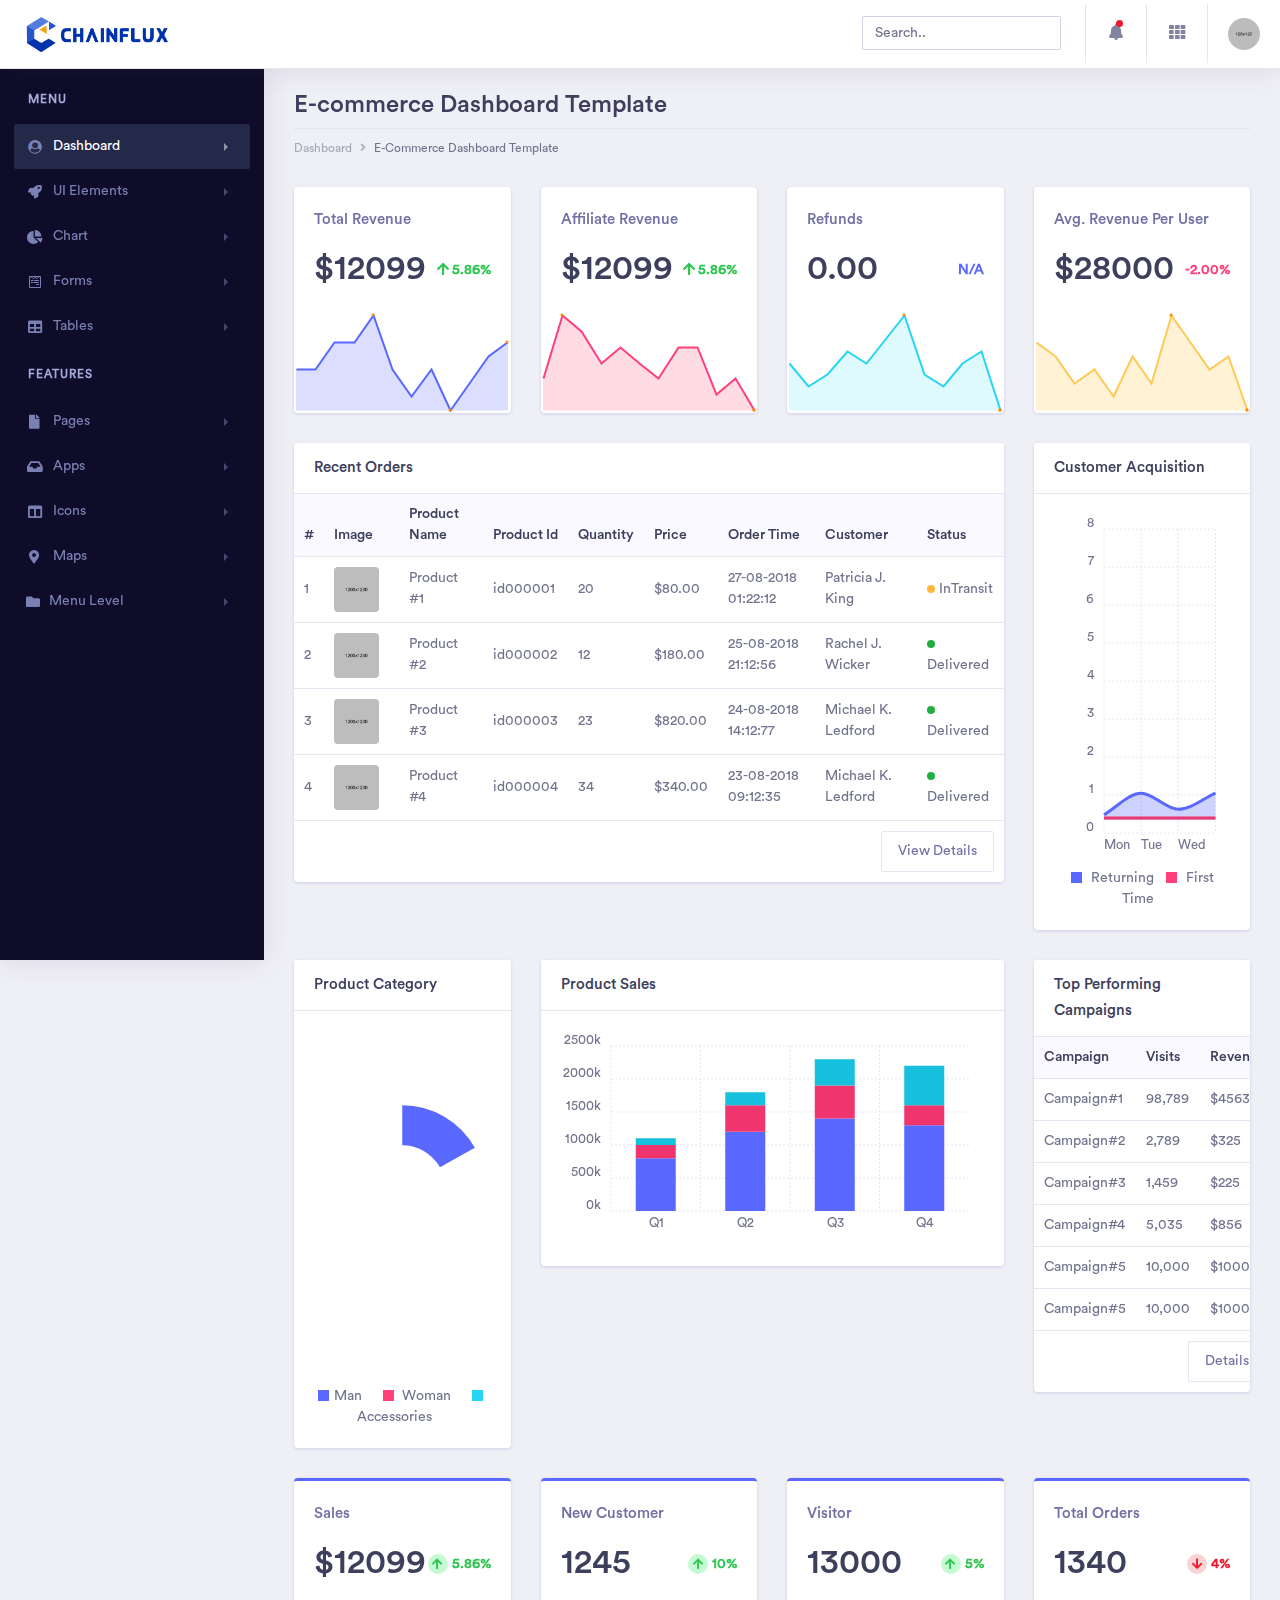
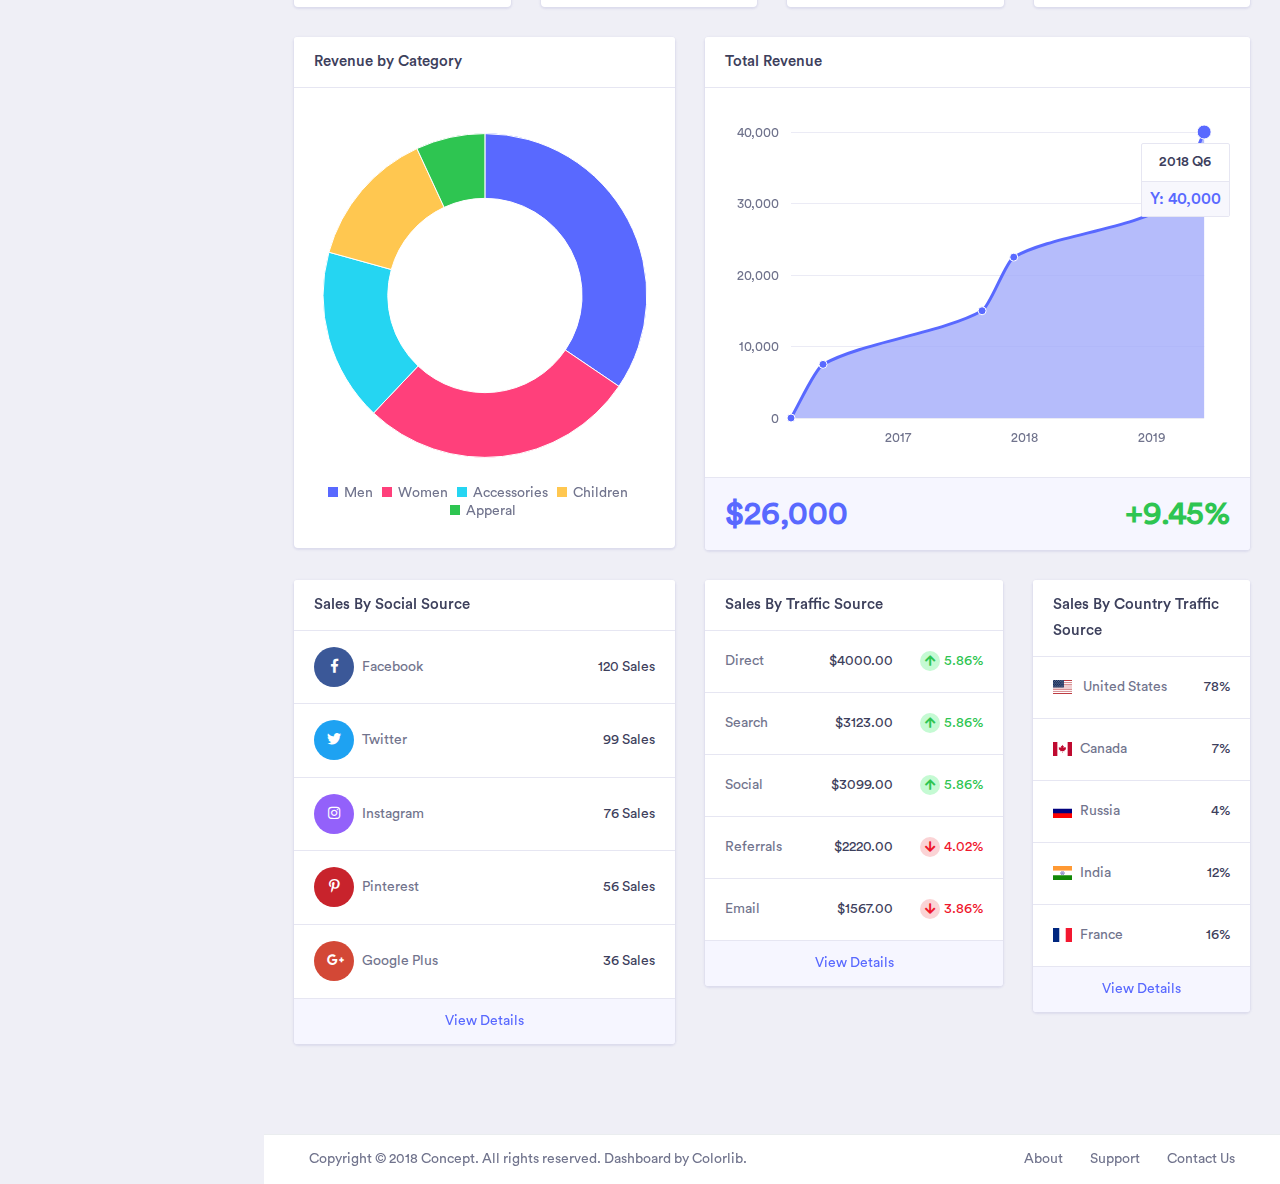
<file: index_old.html>
<!doctype html>
<html lang="en">
 
<head>
    <!-- Required meta tags -->
    <meta charset="utf-8">
    <meta name="viewport" content="width=device-width, initial-scale=1, shrink-to-fit=no">
    <!-- Bootstrap CSS -->
    <link rel="stylesheet" href="assets/vendor/bootstrap/css/bootstrap.min.css">
    <link href="assets/vendor/fonts/circular-std/style.css" rel="stylesheet">
    <link rel="stylesheet" href="assets/libs/css/style.css">
    <link rel="stylesheet" href="assets/vendor/fonts/fontawesome/css/fontawesome-all.css">
    <link rel="stylesheet" href="assets/vendor/charts/chartist-bundle/chartist.css">
    <link rel="stylesheet" href="assets/vendor/charts/morris-bundle/morris.css">
    <link rel="stylesheet" href="assets/vendor/fonts/material-design-iconic-font/css/materialdesignicons.min.css">
    <link rel="stylesheet" href="assets/vendor/charts/c3charts/c3.css">
    <link rel="stylesheet" href="assets/vendor/fonts/flag-icon-css/flag-icon.min.css">
    <title>Chainflux - Land Records on Blockchain</title>
</head>

<body>
    <!-- ============================================================== -->
    <!-- main wrapper -->
    <!-- ============================================================== -->
    <div class="dashboard-main-wrapper">
        <!-- ============================================================== -->
        <!-- navbar -->
        <!-- ============================================================== -->
        <div class="dashboard-header">
            <nav class="navbar navbar-expand-lg bg-white fixed-top">
                <a class="navbar-brand" href="index.html"><img class="logo-img" src="assets/images/logo.png" alt="logo"></a>
                <button class="navbar-toggler" type="button" data-toggle="collapse" data-target="#navbarSupportedContent" aria-controls="navbarSupportedContent" aria-expanded="false" aria-label="Toggle navigation">
                    <span class="navbar-toggler-icon"></span>
                </button>
                <div class="collapse navbar-collapse " id="navbarSupportedContent">
                    <ul class="navbar-nav ml-auto navbar-right-top">
                        <li class="nav-item">
                            <div id="custom-search" class="top-search-bar">
                                <input class="form-control" type="text" placeholder="Search..">
                            </div>
                        </li>
                        <li class="nav-item dropdown notification">
                            <a class="nav-link nav-icons" href="#" id="navbarDropdownMenuLink1" data-toggle="dropdown" aria-haspopup="true" aria-expanded="false"><i class="fas fa-fw fa-bell"></i> <span class="indicator"></span></a>
                            <ul class="dropdown-menu dropdown-menu-right notification-dropdown">
                                <li>
                                    <div class="notification-title"> Notification</div>
                                    <div class="notification-list">
                                        <div class="list-group">
                                            <a href="#" class="list-group-item list-group-item-action active">
                                                <div class="notification-info">
                                                    <div class="notification-list-user-img"><img src="assets/images/avatar-2.jpg" alt="" class="user-avatar-md rounded-circle"></div>
                                                    <div class="notification-list-user-block"><span class="notification-list-user-name">Jeremy Rakestraw</span>accepted your invitation to join the team.
                                                        <div class="notification-date">2 min ago</div>
                                                    </div>
                                                </div>
                                            </a>
                                            <a href="#" class="list-group-item list-group-item-action">
                                                <div class="notification-info">
                                                    <div class="notification-list-user-img"><img src="assets/images/avatar-3.jpg" alt="" class="user-avatar-md rounded-circle"></div>
                                                    <div class="notification-list-user-block"><span class="notification-list-user-name">John Abraham </span>is now following you
                                                        <div class="notification-date">2 days ago</div>
                                                    </div>
                                                </div>
                                            </a>
                                            <a href="#" class="list-group-item list-group-item-action">
                                                <div class="notification-info">
                                                    <div class="notification-list-user-img"><img src="assets/images/avatar-4.jpg" alt="" class="user-avatar-md rounded-circle"></div>
                                                    <div class="notification-list-user-block"><span class="notification-list-user-name">Monaan Pechi</span> is watching your main repository
                                                        <div class="notification-date">2 min ago</div>
                                                    </div>
                                                </div>
                                            </a>
                                            <a href="#" class="list-group-item list-group-item-action">
                                                <div class="notification-info">
                                                    <div class="notification-list-user-img"><img src="assets/images/avatar-5.jpg" alt="" class="user-avatar-md rounded-circle"></div>
                                                    <div class="notification-list-user-block"><span class="notification-list-user-name">Jessica Caruso</span>accepted your invitation to join the team.
                                                        <div class="notification-date">2 min ago</div>
                                                    </div>
                                                </div>
                                            </a>
                                        </div>
                                    </div>
                                </li>
                                <li>
                                    <div class="list-footer"> <a href="#">View all notifications</a></div>
                                </li>
                            </ul>
                        </li>
                        <li class="nav-item dropdown connection">
                            <a class="nav-link" href="#" id="navbarDropdown" role="button" data-toggle="dropdown" aria-haspopup="true" aria-expanded="false"> <i class="fas fa-fw fa-th"></i> </a>
                            <ul class="dropdown-menu dropdown-menu-right connection-dropdown">
                                <li class="connection-list">
                                    <div class="row">
                                        <div class="col-xl-4 col-lg-4 col-md-6 col-sm-12 col-12 ">
                                            <a href="#" class="connection-item"><img src="assets/images/github.png" alt="" > <span>Github</span></a>
                                        </div>
                                        <div class="col-xl-4 col-lg-4 col-md-6 col-sm-12 col-12 ">
                                            <a href="#" class="connection-item"><img src="assets/images/dribbble.png" alt="" > <span>Dribbble</span></a>
                                        </div>
                                        <div class="col-xl-4 col-lg-4 col-md-6 col-sm-12 col-12 ">
                                            <a href="#" class="connection-item"><img src="assets/images/dropbox.png" alt="" > <span>Dropbox</span></a>
                                        </div>
                                    </div>
                                    <div class="row">
                                        <div class="col-xl-4 col-lg-4 col-md-6 col-sm-12 col-12 ">
                                            <a href="#" class="connection-item"><img src="assets/images/bitbucket.png" alt=""> <span>Bitbucket</span></a>
                                        </div>
                                        <div class="col-xl-4 col-lg-4 col-md-6 col-sm-12 col-12 ">
                                            <a href="#" class="connection-item"><img src="assets/images/mail_chimp.png" alt="" ><span>Mail chimp</span></a>
                                        </div>
                                        <div class="col-xl-4 col-lg-4 col-md-6 col-sm-12 col-12 ">
                                            <a href="#" class="connection-item"><img src="assets/images/slack.png" alt="" > <span>Slack</span></a>
                                        </div>
                                    </div>
                                </li>
                                <li>
                                    <div class="conntection-footer"><a href="#">More</a></div>
                                </li>
                            </ul>
                        </li>
                        <li class="nav-item dropdown nav-user">
                            <a class="nav-link nav-user-img" href="#" id="navbarDropdownMenuLink2" data-toggle="dropdown" aria-haspopup="true" aria-expanded="false"><img src="assets/images/avatar-1.jpg" alt="" class="user-avatar-md rounded-circle"></a>
                            <div class="dropdown-menu dropdown-menu-right nav-user-dropdown" aria-labelledby="navbarDropdownMenuLink2">
                                <div class="nav-user-info">
                                    <h5 class="mb-0 text-white nav-user-name">John Abraham </h5>
                                    <span class="status"></span><span class="ml-2">Available</span>
                                </div>
                                <a class="dropdown-item" href="#"><i class="fas fa-user mr-2"></i>Account</a>
                                <a class="dropdown-item" href="#"><i class="fas fa-cog mr-2"></i>Setting</a>
                                <a class="dropdown-item" href="#"><i class="fas fa-power-off mr-2"></i>Logout</a>
                            </div>
                        </li>
                    </ul>
                </div>
            </nav>
        </div>
        <!-- ============================================================== -->
        <!-- end navbar -->
        <!-- ============================================================== -->
        <!-- ============================================================== -->
        <!-- left sidebar -->
        <!-- ============================================================== -->
        <div class="nav-left-sidebar sidebar-dark">
            <div class="menu-list">
                <nav class="navbar navbar-expand-lg navbar-light">
                    <a class="d-xl-none d-lg-none" href="#">Dashboard</a>
                    <button class="navbar-toggler" type="button" data-toggle="collapse" data-target="#navbarNav" aria-controls="navbarNav" aria-expanded="false" aria-label="Toggle navigation">
                        <span class="navbar-toggler-icon"></span>
                    </button>
                    <div class="collapse navbar-collapse" id="navbarNav">
                        <ul class="navbar-nav flex-column">
                            <li class="nav-divider">
                                Menu
                            </li>
                            <li class="nav-item ">
                                <a class="nav-link active" href="#" data-toggle="collapse" aria-expanded="false" data-target="#submenu-1" aria-controls="submenu-1"><i class="fa fa-fw fa-user-circle"></i>Dashboard <span class="badge badge-success">6</span></a>
                                <div id="submenu-1" class="collapse submenu" style="">
                                    <ul class="nav flex-column">
                                        <li class="nav-item">
                                            <a class="nav-link" href="#" data-toggle="collapse" aria-expanded="false" data-target="#submenu-1-2" aria-controls="submenu-1-2">E-Commerce</a>
                                            <div id="submenu-1-2" class="collapse submenu" style="">
                                                <ul class="nav flex-column">
                                                    <li class="nav-item">
                                                        <a class="nav-link" href="index.html">E Commerce Dashboard</a>
                                                    </li>
                                                    <li class="nav-item">
                                                        <a class="nav-link" href="ecommerce-product.html">Product List</a>
                                                    </li>
                                                    <li class="nav-item">
                                                        <a class="nav-link" href="ecommerce-product-single.html">Product Single</a>
                                                    </li>
                                                    <li class="nav-item">
                                                        <a class="nav-link" href="ecommerce-product-checkout.html">Product Checkout</a>
                                                    </li>
                                                </ul>
                                            </div>
                                        </li>
                                        <li class="nav-item">
                                            <a class="nav-link" href="dashboard-finance.html">Finance</a>
                                        </li>
                                        <li class="nav-item">
                                            <a class="nav-link" href="dashboard-sales.html">Sales</a>
                                        </li>
                                        <li class="nav-item">
                                            <a class="nav-link" href="#" data-toggle="collapse" aria-expanded="false" data-target="#submenu-1-1" aria-controls="submenu-1-1">Infulencer</a>
                                            <div id="submenu-1-1" class="collapse submenu" style="">
                                                <ul class="nav flex-column">
                                                    <li class="nav-item">
                                                        <a class="nav-link" href="dashboard-influencer.html">Influencer</a>
                                                    </li>
                                                    <li class="nav-item">
                                                        <a class="nav-link" href="influencer-finder.html">Influencer Finder</a>
                                                    </li>
                                                    <li class="nav-item">
                                                        <a class="nav-link" href="influencer-profile.html">Influencer Profile</a>
                                                    </li>
                                                </ul>
                                            </div>
                                        </li>
                                    </ul>
                                </div>
                            </li>
                            <li class="nav-item">
                                <a class="nav-link" href="#" data-toggle="collapse" aria-expanded="false" data-target="#submenu-2" aria-controls="submenu-2"><i class="fa fa-fw fa-rocket"></i>UI Elements</a>
                                <div id="submenu-2" class="collapse submenu" style="">
                                    <ul class="nav flex-column">
                                        <li class="nav-item">
                                            <a class="nav-link" href="pages/cards.html">Cards <span class="badge badge-secondary">New</span></a>
                                        </li>
                                        <li class="nav-item">
                                            <a class="nav-link" href="pages/general.html">General</a>
                                        </li>
                                        <li class="nav-item">
                                            <a class="nav-link" href="pages/carousel.html">Carousel</a>
                                        </li>
                                        <li class="nav-item">
                                            <a class="nav-link" href="pages/listgroup.html">List Group</a>
                                        </li>
                                        <li class="nav-item">
                                            <a class="nav-link" href="pages/typography.html">Typography</a>
                                        </li>
                                        <li class="nav-item">
                                            <a class="nav-link" href="pages/accordions.html">Accordions</a>
                                        </li>
                                        <li class="nav-item">
                                            <a class="nav-link" href="pages/tabs.html">Tabs</a>
                                        </li>
                                    </ul>
                                </div>
                            </li>
                            <li class="nav-item">
                                <a class="nav-link" href="#" data-toggle="collapse" aria-expanded="false" data-target="#submenu-3" aria-controls="submenu-3"><i class="fas fa-fw fa-chart-pie"></i>Chart</a>
                                <div id="submenu-3" class="collapse submenu" style="">
                                    <ul class="nav flex-column">
                                        <li class="nav-item">
                                            <a class="nav-link" href="pages/chart-c3.html">C3 Charts</a>
                                        </li>
                                        <li class="nav-item">
                                            <a class="nav-link" href="pages/chart-chartist.html">Chartist Charts</a>
                                        </li>
                                        <li class="nav-item">
                                            <a class="nav-link" href="pages/chart-charts.html">Chart</a>
                                        </li>
                                        <li class="nav-item">
                                            <a class="nav-link" href="pages/chart-morris.html">Morris</a>
                                        </li>
                                        <li class="nav-item">
                                            <a class="nav-link" href="pages/chart-sparkline.html">Sparkline</a>
                                        </li>
                                        <li class="nav-item">
                                            <a class="nav-link" href="pages/chart-gauge.html">Guage</a>
                                        </li>
                                    </ul>
                                </div>
                            </li>
                            <li class="nav-item ">
                                <a class="nav-link" href="#" data-toggle="collapse" aria-expanded="false" data-target="#submenu-4" aria-controls="submenu-4"><i class="fab fa-fw fa-wpforms"></i>Forms</a>
                                <div id="submenu-4" class="collapse submenu" style="">
                                    <ul class="nav flex-column">
                                        <li class="nav-item">
                                            <a class="nav-link" href="pages/form-elements.html">Form Elements</a>
                                        </li>
                                        <li class="nav-item">
                                            <a class="nav-link" href="pages/form-validation.html">Parsely Validations</a>
                                        </li>
                                        <li class="nav-item">
                                            <a class="nav-link" href="pages/multiselect.html">Multiselect</a>
                                        </li>
                                        <li class="nav-item">
                                            <a class="nav-link" href="pages/datepicker.html">Date Picker</a>
                                        </li>
                                        <li class="nav-item">
                                            <a class="nav-link" href="pages/bootstrap-select.html">Bootstrap Select</a>
                                        </li>
                                    </ul>
                                </div>
                            </li>
                            <li class="nav-item">
                                <a class="nav-link" href="#" data-toggle="collapse" aria-expanded="false" data-target="#submenu-5" aria-controls="submenu-5"><i class="fas fa-fw fa-table"></i>Tables</a>
                                <div id="submenu-5" class="collapse submenu" style="">
                                    <ul class="nav flex-column">
                                        <li class="nav-item">
                                            <a class="nav-link" href="pages/general-table.html">General Tables</a>
                                        </li>
                                        <li class="nav-item">
                                            <a class="nav-link" href="pages/data-tables.html">Data Tables</a>
                                        </li>
                                    </ul>
                                </div>
                            </li>
                            <li class="nav-divider">
                                Features
                            </li>
                            <li class="nav-item">
                                <a class="nav-link" href="#" data-toggle="collapse" aria-expanded="false" data-target="#submenu-6" aria-controls="submenu-6"><i class="fas fa-fw fa-file"></i> Pages </a>
                                <div id="submenu-6" class="collapse submenu" style="">
                                    <ul class="nav flex-column">
                                        <li class="nav-item">
                                            <a class="nav-link" href="pages/blank-page.html">Blank Page</a>
                                        </li>
                                        <li class="nav-item">
                                            <a class="nav-link" href="pages/blank-page-header.html">Blank Page Header</a>
                                        </li>
                                        <li class="nav-item">
                                            <a class="nav-link" href="pages/login.html">Login</a>
                                        </li>
                                        <li class="nav-item">
                                            <a class="nav-link" href="pages/404-page.html">404 page</a>
                                        </li>
                                        <li class="nav-item">
                                            <a class="nav-link" href="pages/sign-up.html">Sign up Page</a>
                                        </li>
                                        <li class="nav-item">
                                            <a class="nav-link" href="pages/forgot-password.html">Forgot Password</a>
                                        </li>
                                        <li class="nav-item">
                                            <a class="nav-link" href="pages/pricing.html">Pricing Tables</a>
                                        </li>
                                        <li class="nav-item">
                                            <a class="nav-link" href="pages/timeline.html">Timeline</a>
                                        </li>
                                        <li class="nav-item">
                                            <a class="nav-link" href="pages/calendar.html">Calendar</a>
                                        </li>
                                        <li class="nav-item">
                                            <a class="nav-link" href="pages/sortable-nestable-lists.html">Sortable/Nestable List</a>
                                        </li>
                                        <li class="nav-item">
                                            <a class="nav-link" href="pages/widgets.html">Widgets</a>
                                        </li>
                                        <li class="nav-item">
                                            <a class="nav-link" href="pages/media-object.html">Media Objects</a>
                                        </li>
                                        <li class="nav-item">
                                            <a class="nav-link" href="pages/cropper-image.html">Cropper</a>
                                        </li>
                                        <li class="nav-item">
                                            <a class="nav-link" href="pages/color-picker.html">Color Picker</a>
                                        </li>
                                    </ul>
                                </div>
                            </li>
                            <li class="nav-item">
                                <a class="nav-link" href="#" data-toggle="collapse" aria-expanded="false" data-target="#submenu-7" aria-controls="submenu-7"><i class="fas fa-fw fa-inbox"></i>Apps <span class="badge badge-secondary">New</span></a>
                                <div id="submenu-7" class="collapse submenu" style="">
                                    <ul class="nav flex-column">
                                        <li class="nav-item">
                                            <a class="nav-link" href="pages/inbox.html">Inbox</a>
                                        </li>
                                        <li class="nav-item">
                                            <a class="nav-link" href="pages/email-details.html">Email Detail</a>
                                        </li>
                                        <li class="nav-item">
                                            <a class="nav-link" href="pages/email-compose.html">Email Compose</a>
                                        </li>
                                        <li class="nav-item">
                                            <a class="nav-link" href="pages/message-chat.html">Message Chat</a>
                                        </li>
                                    </ul>
                                </div>
                            </li>
                            <li class="nav-item">
                                <a class="nav-link" href="#" data-toggle="collapse" aria-expanded="false" data-target="#submenu-8" aria-controls="submenu-8"><i class="fas fa-fw fa-columns"></i>Icons</a>
                                <div id="submenu-8" class="collapse submenu" style="">
                                    <ul class="nav flex-column">
                                        <li class="nav-item">
                                            <a class="nav-link" href="pages/icon-fontawesome.html">FontAwesome Icons</a>
                                        </li>
                                        <li class="nav-item">
                                            <a class="nav-link" href="pages/icon-material.html">Material Icons</a>
                                        </li>
                                        <li class="nav-item">
                                            <a class="nav-link" href="pages/icon-simple-lineicon.html">Simpleline Icon</a>
                                        </li>
                                        <li class="nav-item">
                                            <a class="nav-link" href="pages/icon-themify.html">Themify Icon</a>
                                        </li>
                                        <li class="nav-item">
                                            <a class="nav-link" href="pages/icon-flag.html">Flag Icons</a>
                                        </li>
                                        <li class="nav-item">
                                            <a class="nav-link" href="pages/icon-weather.html">Weather Icon</a>
                                        </li>
                                    </ul>
                                </div>
                            </li>
                            <li class="nav-item">
                                <a class="nav-link" href="#" data-toggle="collapse" aria-expanded="false" data-target="#submenu-9" aria-controls="submenu-9"><i class="fas fa-fw fa-map-marker-alt"></i>Maps</a>
                                <div id="submenu-9" class="collapse submenu" style="">
                                    <ul class="nav flex-column">
                                        <li class="nav-item">
                                            <a class="nav-link" href="pages/map-google.html">Google Maps</a>
                                        </li>
                                        <li class="nav-item">
                                            <a class="nav-link" href="pages/map-vector.html">Vector Maps</a>
                                        </li>
                                    </ul>
                                </div>
                            </li>
                            <li class="nav-item">
                                <a class="nav-link" href="#" data-toggle="collapse" aria-expanded="false" data-target="#submenu-10" aria-controls="submenu-10"><i class="fas fa-f fa-folder"></i>Menu Level</a>
                                <div id="submenu-10" class="collapse submenu" style="">
                                    <ul class="nav flex-column">
                                        <li class="nav-item">
                                            <a class="nav-link" href="#">Level 1</a>
                                        </li>
                                        <li class="nav-item">
                                            <a class="nav-link" href="#" data-toggle="collapse" aria-expanded="false" data-target="#submenu-11" aria-controls="submenu-11">Level 2</a>
                                            <div id="submenu-11" class="collapse submenu" style="">
                                                <ul class="nav flex-column">
                                                    <li class="nav-item">
                                                        <a class="nav-link" href="#">Level 1</a>
                                                    </li>
                                                    <li class="nav-item">
                                                        <a class="nav-link" href="#">Level 2</a>
                                                    </li>
                                                </ul>
                                            </div>
                                        </li>
                                        <li class="nav-item">
                                            <a class="nav-link" href="#">Level 3</a>
                                        </li>
                                    </ul>
                                </div>
                            </li>
                        </ul>
                    </div>
                </nav>
            </div>
        </div>
        <!-- ============================================================== -->
        <!-- end left sidebar -->
        <!-- ============================================================== -->
        <!-- ============================================================== -->
        <!-- wrapper  -->
        <!-- ============================================================== -->
        <div class="dashboard-wrapper">
            <div class="dashboard-ecommerce">
                <div class="container-fluid dashboard-content ">
                    <!-- ============================================================== -->
                    <!-- pageheader  -->
                    <!-- ============================================================== -->
                    <div class="row">
                        <div class="col-xl-12 col-lg-12 col-md-12 col-sm-12 col-12">
                            <div class="page-header">
                                <h2 class="pageheader-title">E-commerce Dashboard Template </h2>
                                <p class="pageheader-text">Nulla euismod urna eros, sit amet scelerisque torton lectus vel mauris facilisis faucibus at enim quis massa lobortis rutrum.</p>
                                <div class="page-breadcrumb">
                                    <nav aria-label="breadcrumb">
                                        <ol class="breadcrumb">
                                            <li class="breadcrumb-item"><a href="#" class="breadcrumb-link">Dashboard</a></li>
                                            <li class="breadcrumb-item active" aria-current="page">E-Commerce Dashboard Template</li>
                                        </ol>
                                    </nav>
                                </div>
                            </div>
                        </div>
                    </div>
                    <!-- ============================================================== -->
                    <!-- end pageheader  -->
                    <!-- ============================================================== -->
                    <div class="ecommerce-widget">

                        <div class="row">
                            <div class="col-xl-3 col-lg-6 col-md-6 col-sm-12 col-12">
                                <div class="card">
                                    <div class="card-body">
                                        <h5 class="text-muted">Total Revenue</h5>
                                        <div class="metric-value d-inline-block">
                                            <h1 class="mb-1">$12099</h1>
                                        </div>
                                        <div class="metric-label d-inline-block float-right text-success font-weight-bold">
                                            <span><i class="fa fa-fw fa-arrow-up"></i></span><span>5.86%</span>
                                        </div>
                                    </div>
                                    <div id="sparkline-revenue"></div>
                                </div>
                            </div>
                            <div class="col-xl-3 col-lg-6 col-md-6 col-sm-12 col-12">
                                <div class="card">
                                    <div class="card-body">
                                        <h5 class="text-muted">Affiliate Revenue</h5>
                                        <div class="metric-value d-inline-block">
                                            <h1 class="mb-1">$12099</h1>
                                        </div>
                                        <div class="metric-label d-inline-block float-right text-success font-weight-bold">
                                            <span><i class="fa fa-fw fa-arrow-up"></i></span><span>5.86%</span>
                                        </div>
                                    </div>
                                    <div id="sparkline-revenue2"></div>
                                </div>
                            </div>
                            <div class="col-xl-3 col-lg-6 col-md-6 col-sm-12 col-12">
                                <div class="card">
                                    <div class="card-body">
                                        <h5 class="text-muted">Refunds</h5>
                                        <div class="metric-value d-inline-block">
                                            <h1 class="mb-1">0.00</h1>
                                        </div>
                                        <div class="metric-label d-inline-block float-right text-primary font-weight-bold">
                                            <span>N/A</span>
                                        </div>
                                    </div>
                                    <div id="sparkline-revenue3"></div>
                                </div>
                            </div>
                            <div class="col-xl-3 col-lg-6 col-md-6 col-sm-12 col-12">
                                <div class="card">
                                    <div class="card-body">
                                        <h5 class="text-muted">Avg. Revenue Per User</h5>
                                        <div class="metric-value d-inline-block">
                                            <h1 class="mb-1">$28000</h1>
                                        </div>
                                        <div class="metric-label d-inline-block float-right text-secondary font-weight-bold">
                                            <span>-2.00%</span>
                                        </div>
                                    </div>
                                    <div id="sparkline-revenue4"></div>
                                </div>
                            </div>
                        </div>
                        <div class="row">
                            <!-- ============================================================== -->
                      
                            <!-- ============================================================== -->

                                          <!-- recent orders  -->
                            <!-- ============================================================== -->
                            <div class="col-xl-9 col-lg-12 col-md-6 col-sm-12 col-12">
                                <div class="card">
                                    <h5 class="card-header">Recent Orders</h5>
                                    <div class="card-body p-0">
                                        <div class="table-responsive">
                                            <table class="table">
                                                <thead class="bg-light">
                                                    <tr class="border-0">
                                                        <th class="border-0">#</th>
                                                        <th class="border-0">Image</th>
                                                        <th class="border-0">Product Name</th>
                                                        <th class="border-0">Product Id</th>
                                                        <th class="border-0">Quantity</th>
                                                        <th class="border-0">Price</th>
                                                        <th class="border-0">Order Time</th>
                                                        <th class="border-0">Customer</th>
                                                        <th class="border-0">Status</th>
                                                    </tr>
                                                </thead>
                                                <tbody>
                                                    <tr>
                                                        <td>1</td>
                                                        <td>
                                                            <div class="m-r-10"><img src="assets/images/product-pic.jpg" alt="user" class="rounded" width="45"></div>
                                                        </td>
                                                        <td>Product #1 </td>
                                                        <td>id000001 </td>
                                                        <td>20</td>
                                                        <td>$80.00</td>
                                                        <td>27-08-2018 01:22:12</td>
                                                        <td>Patricia J. King </td>
                                                        <td><span class="badge-dot badge-brand mr-1"></span>InTransit </td>
                                                    </tr>
                                                    <tr>
                                                        <td>2</td>
                                                        <td>
                                                            <div class="m-r-10"><img src="assets/images/product-pic-2.jpg" alt="user" class="rounded" width="45"></div>
                                                        </td>
                                                        <td>Product #2 </td>
                                                        <td>id000002 </td>
                                                        <td>12</td>
                                                        <td>$180.00</td>
                                                        <td>25-08-2018 21:12:56</td>
                                                        <td>Rachel J. Wicker </td>
                                                        <td><span class="badge-dot badge-success mr-1"></span>Delivered </td>
                                                    </tr>
                                                    <tr>
                                                        <td>3</td>
                                                        <td>
                                                            <div class="m-r-10"><img src="assets/images/product-pic-3.jpg" alt="user" class="rounded" width="45"></div>
                                                        </td>
                                                        <td>Product #3 </td>
                                                        <td>id000003 </td>
                                                        <td>23</td>
                                                        <td>$820.00</td>
                                                        <td>24-08-2018 14:12:77</td>
                                                        <td>Michael K. Ledford </td>
                                                        <td><span class="badge-dot badge-success mr-1"></span>Delivered </td>
                                                    </tr>
                                                    <tr>
                                                        <td>4</td>
                                                        <td>
                                                            <div class="m-r-10"><img src="assets/images/product-pic-4.jpg" alt="user" class="rounded" width="45"></div>
                                                        </td>
                                                        <td>Product #4 </td>
                                                        <td>id000004 </td>
                                                        <td>34</td>
                                                        <td>$340.00</td>
                                                        <td>23-08-2018 09:12:35</td>
                                                        <td>Michael K. Ledford </td>
                                                        <td><span class="badge-dot badge-success mr-1"></span>Delivered </td>
                                                    </tr>
                                                    <tr>
                                                        <td colspan="9"><a href="#" class="btn btn-outline-light float-right">View Details</a></td>
                                                    </tr>
                                                </tbody>
                                            </table>
                                        </div>
                                    </div>
                                </div>
                            </div>
                            <!-- ============================================================== -->
                            <!-- end recent orders  -->

    
                            <!-- ============================================================== -->
                            <!-- ============================================================== -->
                            <!-- customer acquistion  -->
                            <!-- ============================================================== -->
                            <div class="col-xl-3 col-lg-6 col-md-6 col-sm-12 col-12">
                                <div class="card">
                                    <h5 class="card-header">Customer Acquisition</h5>
                                    <div class="card-body">
                                        <div class="ct-chart ct-golden-section" style="height: 354px;"></div>
                                        <div class="text-center">
                                            <span class="legend-item mr-2">
                                                    <span class="fa-xs text-primary mr-1 legend-tile"><i class="fa fa-fw fa-square-full"></i></span>
                                            <span class="legend-text">Returning</span>
                                            </span>
                                            <span class="legend-item mr-2">

                                                    <span class="fa-xs text-secondary mr-1 legend-tile"><i class="fa fa-fw fa-square-full"></i></span>
                                            <span class="legend-text">First Time</span>
                                            </span>
                                        </div>
                                    </div>
                                </div>
                            </div>
                            <!-- ============================================================== -->
                            <!-- end customer acquistion  -->
                            <!-- ============================================================== -->
                        </div>
                        <div class="row">
                            <!-- ============================================================== -->
              				                        <!-- product category  -->
                            <!-- ============================================================== -->
                            <div class="col-xl-3 col-lg-6 col-md-6 col-sm-12 col-12">
                                <div class="card">
                                    <h5 class="card-header"> Product Category</h5>
                                    <div class="card-body">
                                        <div class="ct-chart-category ct-golden-section" style="height: 315px;"></div>
                                        <div class="text-center m-t-40">
                                            <span class="legend-item mr-3">
                                                    <span class="fa-xs text-primary mr-1 legend-tile"><i class="fa fa-fw fa-square-full "></i></span><span class="legend-text">Man</span>
                                            </span>
                                            <span class="legend-item mr-3">
                                                <span class="fa-xs text-secondary mr-1 legend-tile"><i class="fa fa-fw fa-square-full"></i></span>
                                            <span class="legend-text">Woman</span>
                                            </span>
                                            <span class="legend-item mr-3">
                                                <span class="fa-xs text-info mr-1 legend-tile"><i class="fa fa-fw fa-square-full"></i></span>
                                            <span class="legend-text">Accessories</span>
                                            </span>
                                        </div>
                                    </div>
                                </div>
                            </div>
                            <!-- ============================================================== -->
                            <!-- end product category  -->
                                   <!-- product sales  -->
                            <!-- ============================================================== -->
                            <div class="col-xl-6 col-lg-12 col-md-12 col-sm-12 col-12">
                                <div class="card">
                                    <div class="card-header">
                                        <!-- <div class="float-right">
                                                <select class="custom-select">
                                                    <option selected>Today</option>
                                                    <option value="1">Weekly</option>
                                                    <option value="2">Monthly</option>
                                                    <option value="3">Yearly</option>
                                                </select>
                                            </div> -->
                                        <h5 class="mb-0"> Product Sales</h5>
                                    </div>
                                    <div class="card-body">
                                        <div class="ct-chart-product ct-golden-section"></div>
                                    </div>
                                </div>
                            </div>
                            <!-- ============================================================== -->
                            <!-- end product sales  -->
                            <!-- ============================================================== -->
                            <div class="col-xl-3 col-lg-12 col-md-6 col-sm-12 col-12">
                                <!-- ============================================================== -->
                                <!-- top perfomimg  -->
                                <!-- ============================================================== -->
                                <div class="card">
                                    <h5 class="card-header">Top Performing Campaigns</h5>
                                    <div class="card-body p-0">
                                        <div class="table-responsive">
                                            <table class="table no-wrap p-table">
                                                <thead class="bg-light">
                                                    <tr class="border-0">
                                                        <th class="border-0">Campaign</th>
                                                        <th class="border-0">Visits</th>
                                                        <th class="border-0">Revenue</th>
                                                    </tr>
                                                </thead>
                                                <tbody>
                                                    <tr>
                                                        <td>Campaign#1</td>
                                                        <td>98,789 </td>
                                                        <td>$4563</td>
                                                    </tr>
                                                    <tr>
                                                        <td>Campaign#2</td>
                                                        <td>2,789 </td>
                                                        <td>$325</td>
                                                    </tr>
                                                    <tr>
                                                        <td>Campaign#3</td>
                                                        <td>1,459 </td>
                                                        <td>$225</td>
                                                    </tr>
                                                    <tr>
                                                        <td>Campaign#4</td>
                                                        <td>5,035 </td>
                                                        <td>$856</td>
                                                    </tr>
                                                    <tr>
                                                        <td>Campaign#5</td>
                                                        <td>10,000 </td>
                                                        <td>$1000</td>
                                                    </tr>
                                                    <tr>
                                                        <td>Campaign#5</td>
                                                        <td>10,000 </td>
                                                        <td>$1000</td>
                                                    </tr>
                                                    <tr>
                                                        <td colspan="3">
                                                            <a href="#" class="btn btn-outline-light float-right">Details</a>
                                                        </td>
                                                    </tr>
                                                </tbody>
                                            </table>
                                        </div>
                                    </div>
                                </div>
                                <!-- ============================================================== -->
                                <!-- end top perfomimg  -->
                                <!-- ============================================================== -->
                            </div>
                        </div>

                        <div class="row">
                            <!-- ============================================================== -->
                            <!-- sales  -->
                            <!-- ============================================================== -->
                            <div class="col-xl-3 col-lg-3 col-md-6 col-sm-12 col-12">
                                <div class="card border-3 border-top border-top-primary">
                                    <div class="card-body">
                                        <h5 class="text-muted">Sales</h5>
                                        <div class="metric-value d-inline-block">
                                            <h1 class="mb-1">$12099</h1>
                                        </div>
                                        <div class="metric-label d-inline-block float-right text-success font-weight-bold">
                                            <span class="icon-circle-small icon-box-xs text-success bg-success-light"><i class="fa fa-fw fa-arrow-up"></i></span><span class="ml-1">5.86%</span>
                                        </div>
                                    </div>
                                </div>
                            </div>
                            <!-- ============================================================== -->
                            <!-- end sales  -->
                            <!-- ============================================================== -->
                            <!-- ============================================================== -->
                            <!-- new customer  -->
                            <!-- ============================================================== -->
                            <div class="col-xl-3 col-lg-3 col-md-6 col-sm-12 col-12">
                                <div class="card border-3 border-top border-top-primary">
                                    <div class="card-body">
                                        <h5 class="text-muted">New Customer</h5>
                                        <div class="metric-value d-inline-block">
                                            <h1 class="mb-1">1245</h1>
                                        </div>
                                        <div class="metric-label d-inline-block float-right text-success font-weight-bold">
                                            <span class="icon-circle-small icon-box-xs text-success bg-success-light"><i class="fa fa-fw fa-arrow-up"></i></span><span class="ml-1">10%</span>
                                        </div>
                                    </div>
                                </div>
                            </div>
                            <!-- ============================================================== -->
                            <!-- end new customer  -->
                            <!-- ============================================================== -->
                            <!-- ============================================================== -->
                            <!-- visitor  -->
                            <!-- ============================================================== -->
                            <div class="col-xl-3 col-lg-3 col-md-6 col-sm-12 col-12">
                                <div class="card border-3 border-top border-top-primary">
                                    <div class="card-body">
                                        <h5 class="text-muted">Visitor</h5>
                                        <div class="metric-value d-inline-block">
                                            <h1 class="mb-1">13000</h1>
                                        </div>
                                        <div class="metric-label d-inline-block float-right text-success font-weight-bold">
                                            <span class="icon-circle-small icon-box-xs text-success bg-success-light"><i class="fa fa-fw fa-arrow-up"></i></span><span class="ml-1">5%</span>
                                        </div>
                                    </div>
                                </div>
                            </div>
                            <!-- ============================================================== -->
                            <!-- end visitor  -->
                            <!-- ============================================================== -->
                            <!-- ============================================================== -->
                            <!-- total orders  -->
                            <!-- ============================================================== -->
                            <div class="col-xl-3 col-lg-3 col-md-6 col-sm-12 col-12">
                                <div class="card border-3 border-top border-top-primary">
                                    <div class="card-body">
                                        <h5 class="text-muted">Total Orders</h5>
                                        <div class="metric-value d-inline-block">
                                            <h1 class="mb-1">1340</h1>
                                        </div>
                                        <div class="metric-label d-inline-block float-right text-danger font-weight-bold">
                                            <span class="icon-circle-small icon-box-xs text-danger bg-danger-light bg-danger-light "><i class="fa fa-fw fa-arrow-down"></i></span><span class="ml-1">4%</span>
                                        </div>
                                    </div>
                                </div>
                            </div>
                            <!-- ============================================================== -->
                            <!-- end total orders  -->
                            <!-- ============================================================== -->
                        </div>
                        <div class="row">
                            <!-- ============================================================== -->
                            <!-- total revenue  -->
                            <!-- ============================================================== -->
  
                            
                            <!-- ============================================================== -->
                            <!-- ============================================================== -->
                            <!-- category revenue  -->
                            <!-- ============================================================== -->
                            <div class="col-xl-5 col-lg-5 col-md-12 col-sm-12 col-12">
                                <div class="card">
                                    <h5 class="card-header">Revenue by Category</h5>
                                    <div class="card-body">
                                        <div id="c3chart_category" style="height: 420px;"></div>
                                    </div>
                                </div>
                            </div>
                            <!-- ============================================================== -->
                            <!-- end category revenue  -->
                            <!-- ============================================================== -->

                            <div class="col-xl-7 col-lg-7 col-md-12 col-sm-12 col-12">
                                <div class="card">
                                    <h5 class="card-header"> Total Revenue</h5>
                                    <div class="card-body">
                                        <div id="morris_totalrevenue"></div>
                                    </div>
                                    <div class="card-footer">
                                        <p class="display-7 font-weight-bold"><span class="text-primary d-inline-block">$26,000</span><span class="text-success float-right">+9.45%</span></p>
                                    </div>
                                </div>
                            </div>
                        </div>
                        <div class="row">
                            <div class="col-xl-5 col-lg-6 col-md-6 col-sm-12 col-12">
                                <!-- ============================================================== -->
                                <!-- social source  -->
                                <!-- ============================================================== -->
                                <div class="card">
                                    <h5 class="card-header"> Sales By Social Source</h5>
                                    <div class="card-body p-0">
                                        <ul class="social-sales list-group list-group-flush">
                                            <li class="list-group-item social-sales-content"><span class="social-sales-icon-circle facebook-bgcolor mr-2"><i class="fab fa-facebook-f"></i></span><span class="social-sales-name">Facebook</span><span class="social-sales-count text-dark">120 Sales</span>
                                            </li>
                                            <li class="list-group-item social-sales-content"><span class="social-sales-icon-circle twitter-bgcolor mr-2"><i class="fab fa-twitter"></i></span><span class="social-sales-name">Twitter</span><span class="social-sales-count text-dark">99 Sales</span>
                                            </li>
                                            <li class="list-group-item social-sales-content"><span class="social-sales-icon-circle instagram-bgcolor mr-2"><i class="fab fa-instagram"></i></span><span class="social-sales-name">Instagram</span><span class="social-sales-count text-dark">76 Sales</span>
                                            </li>
                                            <li class="list-group-item social-sales-content"><span class="social-sales-icon-circle pinterest-bgcolor mr-2"><i class="fab fa-pinterest-p"></i></span><span class="social-sales-name">Pinterest</span><span class="social-sales-count text-dark">56 Sales</span>
                                            </li>
                                            <li class="list-group-item social-sales-content"><span class="social-sales-icon-circle googleplus-bgcolor mr-2"><i class="fab fa-google-plus-g"></i></span><span class="social-sales-name">Google Plus</span><span class="social-sales-count text-dark">36 Sales</span>
                                            </li>
                                        </ul>
                                    </div>
                                    <div class="card-footer text-center">
                                        <a href="#" class="btn-primary-link">View Details</a>
                                    </div>
                                </div>
                                <!-- ============================================================== -->
                                <!-- end social source  -->
                                <!-- ============================================================== -->
                            </div>
                            <div class="col-xl-4 col-lg-6 col-md-6 col-sm-12 col-12">
                                <!-- ============================================================== -->
                                <!-- sales traffice source  -->
                                <!-- ============================================================== -->
                                <div class="card">
                                    <h5 class="card-header"> Sales By Traffic Source</h5>
                                    <div class="card-body p-0">
                                        <ul class="traffic-sales list-group list-group-flush">
                                            <li class="traffic-sales-content list-group-item "><span class="traffic-sales-name">Direct</span><span class="traffic-sales-amount">$4000.00  <span class="icon-circle-small icon-box-xs text-success ml-4 bg-success-light"><i class="fa fa-fw fa-arrow-up"></i></span><span class="ml-1 text-success">5.86%</span></span>
                                            </li>
                                            <li class="traffic-sales-content list-group-item"><span class="traffic-sales-name">Search<span class="traffic-sales-amount">$3123.00  <span class="icon-circle-small icon-box-xs text-success ml-4 bg-success-light"><i class="fa fa-fw fa-arrow-up"></i></span><span class="ml-1 text-success">5.86%</span></span>
                                                </span>
                                            </li>
                                            <li class="traffic-sales-content list-group-item"><span class="traffic-sales-name">Social<span class="traffic-sales-amount ">$3099.00  <span class="icon-circle-small icon-box-xs text-success ml-4 bg-success-light"><i class="fa fa-fw fa-arrow-up"></i></span><span class="ml-1 text-success">5.86%</span></span>
                                                </span>
                                            </li>
                                            <li class="traffic-sales-content list-group-item"><span class="traffic-sales-name">Referrals<span class="traffic-sales-amount ">$2220.00   <span class="icon-circle-small icon-box-xs text-danger ml-4 bg-danger-light"><i class="fa fa-fw fa-arrow-down"></i></span><span class="ml-1 text-danger">4.02%</span></span>
                                                </span>
                                            </li>
                                            <li class="traffic-sales-content list-group-item "><span class="traffic-sales-name">Email<span class="traffic-sales-amount">$1567.00   <span class="icon-circle-small icon-box-xs text-danger ml-4 bg-danger-light"><i class="fa fa-fw fa-arrow-down"></i></span><span class="ml-1 text-danger">3.86%</span></span>
                                                </span>
                                            </li>
                                        </ul>
                                    </div>
                                    <div class="card-footer text-center">
                                        <a href="#" class="btn-primary-link">View Details</a>
                                    </div>
                                </div>
                            </div>
                            <!-- ============================================================== -->
                            <!-- end sales traffice source  -->
                            <!-- ============================================================== -->
                            <!-- ============================================================== -->
                            <!-- sales traffic country source  -->
                            <!-- ============================================================== -->
                            <div class="col-xl-3 col-lg-12 col-md-6 col-sm-12 col-12">
                                <div class="card">
                                    <h5 class="card-header">Sales By Country Traffic Source</h5>
                                    <div class="card-body p-0">
                                        <ul class="country-sales list-group list-group-flush">
                                            <li class="country-sales-content list-group-item"><span class="mr-2"><i class="flag-icon flag-icon-us" title="us" id="us"></i> </span>
                                                <span class="">United States</span><span class="float-right text-dark">78%</span>
                                            </li>
                                            <li class="list-group-item country-sales-content"><span class="mr-2"><i class="flag-icon flag-icon-ca" title="ca" id="ca"></i></span><span class="">Canada</span><span class="float-right text-dark">7%</span>
                                            </li>
                                            <li class="list-group-item country-sales-content"><span class="mr-2"><i class="flag-icon flag-icon-ru" title="ru" id="ru"></i></span><span class="">Russia</span><span class="float-right text-dark">4%</span>
                                            </li>
                                            <li class="list-group-item country-sales-content"><span class=" mr-2"><i class="flag-icon flag-icon-in" title="in" id="in"></i></span><span class="">India</span><span class="float-right text-dark">12%</span>
                                            </li>
                                            <li class="list-group-item country-sales-content"><span class=" mr-2"><i class="flag-icon flag-icon-fr" title="fr" id="fr"></i></span><span class="">France</span><span class="float-right text-dark">16%</span>
                                            </li>
                                        </ul>
                                    </div>
                                    <div class="card-footer text-center">
                                        <a href="#" class="btn-primary-link">View Details</a>
                                    </div>
                                </div>
                            </div>
                            <!-- ============================================================== -->
                            <!-- end sales traffice country source  -->
                            <!-- ============================================================== -->
                        </div>
                    </div>
                </div>
            </div>
            <!-- ============================================================== -->
            <!-- footer -->
            <!-- ============================================================== -->
            <div class="footer">
                <div class="container-fluid">
                    <div class="row">
                        <div class="col-xl-6 col-lg-6 col-md-6 col-sm-12 col-12">
                             Copyright © 2018 Concept. All rights reserved. Dashboard by <a href="https://colorlib.com/wp/">Colorlib</a>.
                        </div>
                        <div class="col-xl-6 col-lg-6 col-md-6 col-sm-12 col-12">
                            <div class="text-md-right footer-links d-none d-sm-block">
                                <a href="javascript: void(0);">About</a>
                                <a href="javascript: void(0);">Support</a>
                                <a href="javascript: void(0);">Contact Us</a>
                            </div>
                        </div>
                    </div>
                </div>
            </div>
            <!-- ============================================================== -->
            <!-- end footer -->
            <!-- ============================================================== -->
        </div>
        <!-- ============================================================== -->
        <!-- end wrapper  -->
        <!-- ============================================================== -->
    </div>
    <!-- ============================================================== -->
    <!-- end main wrapper  -->
    <!-- ============================================================== -->
    <!-- Optional JavaScript -->
    <!-- jquery 3.3.1 -->
    <script src="assets/vendor/jquery/jquery-3.3.1.min.js"></script>
    <!-- bootstap bundle js -->
    <script src="assets/vendor/bootstrap/js/bootstrap.bundle.js"></script>
    <!-- slimscroll js -->
    <script src="assets/vendor/slimscroll/jquery.slimscroll.js"></script>
    <!-- main js -->
    <script src="assets/libs/js/main-js.js"></script>
    <!-- chart chartist js -->
    <script src="assets/vendor/charts/chartist-bundle/chartist.min.js"></script>
    <!-- sparkline js -->
    <script src="assets/vendor/charts/sparkline/jquery.sparkline.js"></script>
    <!-- morris js -->
    <script src="assets/vendor/charts/morris-bundle/raphael.min.js"></script>
    <script src="assets/vendor/charts/morris-bundle/morris.js"></script>
    <!-- chart c3 js -->
    <script src="assets/vendor/charts/c3charts/c3.min.js"></script>
    <script src="assets/vendor/charts/c3charts/d3-5.4.0.min.js"></script>
    <script src="assets/vendor/charts/c3charts/C3chartjs.js"></script>
    <script src="assets/libs/js/dashboard-ecommerce.js"></script>
</body>
 
</html>
</file>
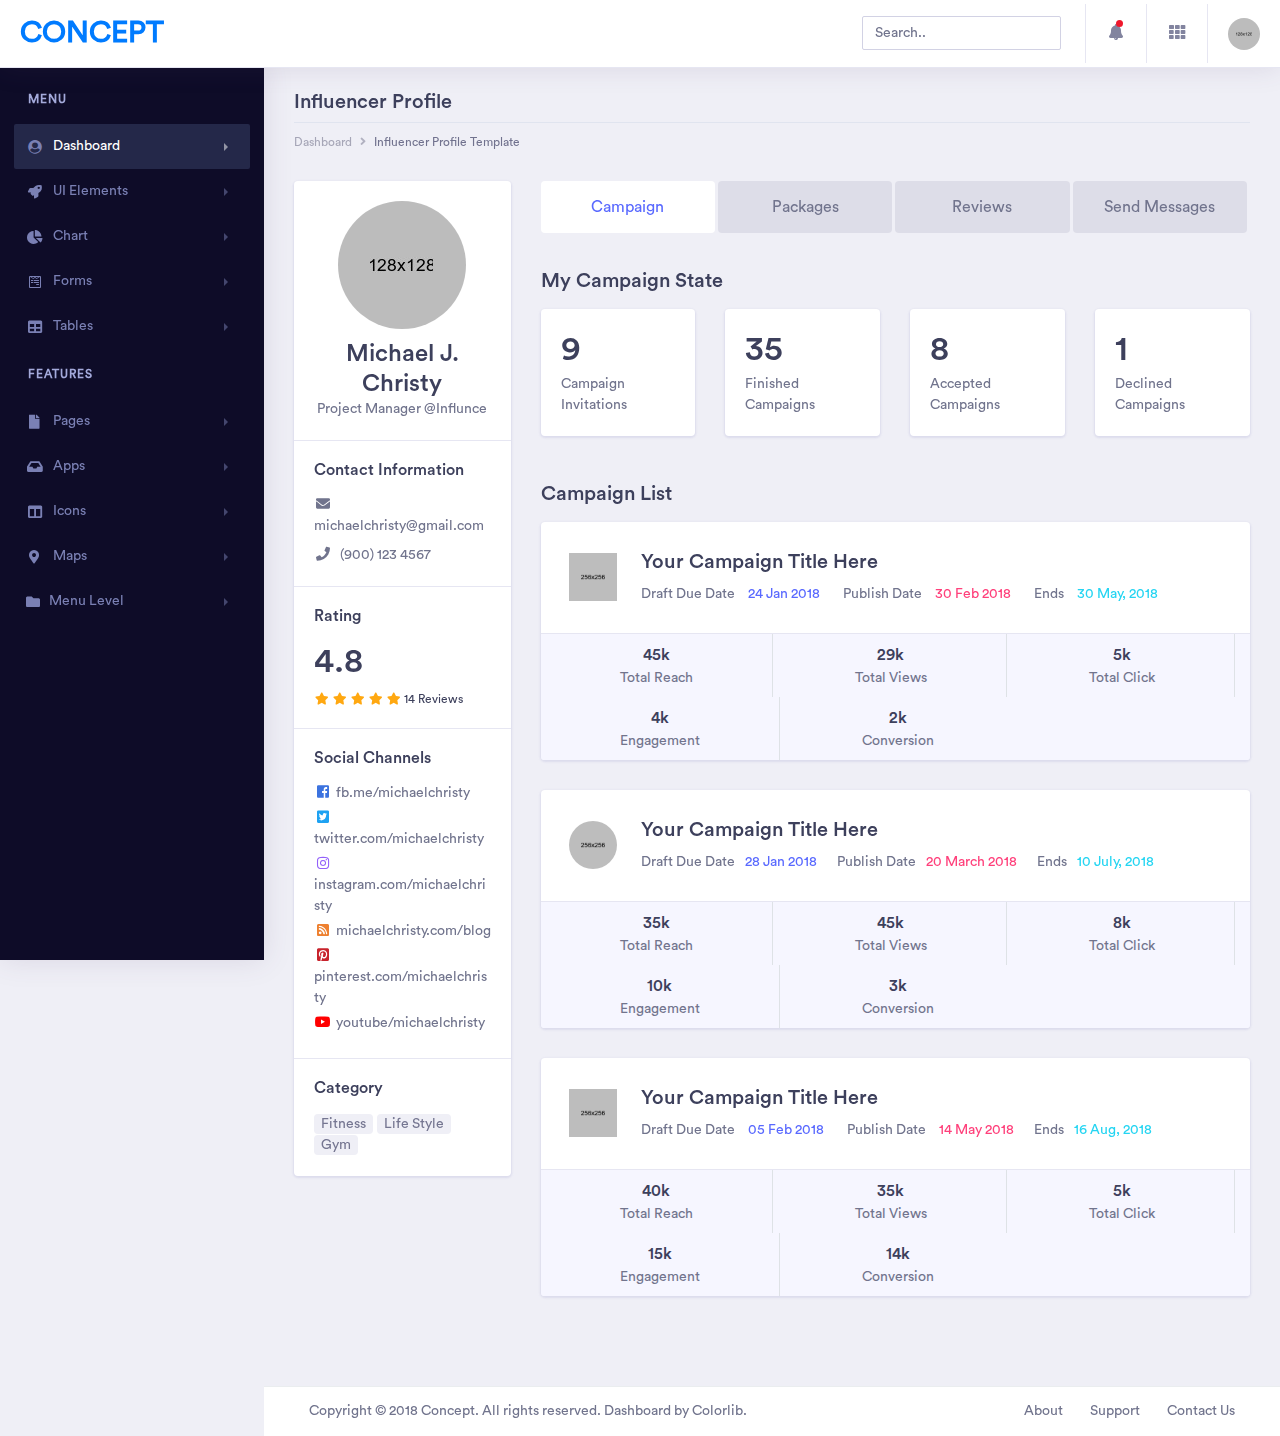
<file: influencer-profile.html>
<!doctype html>
<html lang="en">

 
<head>
    <!-- Required meta tags -->
    <meta charset="utf-8">
    <meta name="viewport" content="width=device-width, initial-scale=1, shrink-to-fit=no">
    <!-- Bootstrap CSS -->
    <link rel="stylesheet" href="assets/vendor/bootstrap/css/bootstrap.min.css">
    <link href="assets/vendor/fonts/circular-std/style.css" rel="stylesheet">
    <link rel="stylesheet" href="assets/libs/css/style.css">
    <link rel="stylesheet" href="assets/vendor/fonts/fontawesome/css/fontawesome-all.css">
    <title>Concept - Bootstrap 4 Admin Dashboard Template</title>
</head>

<body>
    <!-- ============================================================== -->
    <!-- main wrapper -->
    <!-- ============================================================== -->
    <div class="dashboard-main-wrapper">
       <!-- ============================================================== -->
        <!-- navbar -->
        <!-- ============================================================== -->
        <div class="dashboard-header">
            <nav class="navbar navbar-expand-lg bg-white fixed-top">
                <a class="navbar-brand" href="index.html">Concept</a>
                <button class="navbar-toggler" type="button" data-toggle="collapse" data-target="#navbarSupportedContent" aria-controls="navbarSupportedContent" aria-expanded="false" aria-label="Toggle navigation">
                    <span class="navbar-toggler-icon"></span>
                </button>
                <div class="collapse navbar-collapse " id="navbarSupportedContent">
                    <ul class="navbar-nav ml-auto navbar-right-top">
                        <li class="nav-item">
                            <div id="custom-search" class="top-search-bar">
                                <input class="form-control" type="text" placeholder="Search..">
                            </div>
                        </li>
                        <li class="nav-item dropdown notification">
                            <a class="nav-link nav-icons" href="#" id="navbarDropdownMenuLink1" data-toggle="dropdown" aria-haspopup="true" aria-expanded="false"><i class="fas fa-fw fa-bell"></i> <span class="indicator"></span></a>
                            <ul class="dropdown-menu dropdown-menu-right notification-dropdown">
                                <li>
                                    <div class="notification-title"> Notification</div>
                                    <div class="notification-list">
                                        <div class="list-group">
                                            <a href="#" class="list-group-item list-group-item-action active">
                                                <div class="notification-info">
                                                    <div class="notification-list-user-img"><img src="assets/images/avatar-2.jpg" alt="" class="user-avatar-md rounded-circle"></div>
                                                    <div class="notification-list-user-block"><span class="notification-list-user-name">Jeremy Rakestraw</span>accepted your invitation to join the team.
                                                        <div class="notification-date">2 min ago</div>
                                                    </div>
                                                </div>
                                            </a>
                                            <a href="#" class="list-group-item list-group-item-action">
                                                <div class="notification-info">
                                                    <div class="notification-list-user-img"><img src="assets/images/avatar-3.jpg" alt="" class="user-avatar-md rounded-circle"></div>
                                                    <div class="notification-list-user-block"><span class="notification-list-user-name">John Abraham </span>is now following you
                                                        <div class="notification-date">2 days ago</div>
                                                    </div>
                                                </div>
                                            </a>
                                            <a href="#" class="list-group-item list-group-item-action">
                                                <div class="notification-info">
                                                    <div class="notification-list-user-img"><img src="assets/images/avatar-4.jpg" alt="" class="user-avatar-md rounded-circle"></div>
                                                    <div class="notification-list-user-block"><span class="notification-list-user-name">Monaan Pechi</span> is watching your main repository
                                                        <div class="notification-date">2 min ago</div>
                                                    </div>
                                                </div>
                                            </a>
                                            <a href="#" class="list-group-item list-group-item-action">
                                                <div class="notification-info">
                                                    <div class="notification-list-user-img"><img src="assets/images/avatar-5.jpg" alt="" class="user-avatar-md rounded-circle"></div>
                                                    <div class="notification-list-user-block"><span class="notification-list-user-name">Jessica Caruso</span>accepted your invitation to join the team.
                                                        <div class="notification-date">2 min ago</div>
                                                    </div>
                                                </div>
                                            </a>
                                        </div>
                                    </div>
                                </li>
                                <li>
                                    <div class="list-footer"> <a href="#">View all notifications</a></div>
                                </li>
                            </ul>
                        </li>
                        <li class="nav-item dropdown connection">
                            <a class="nav-link" href="#" id="navbarDropdown" role="button" data-toggle="dropdown" aria-haspopup="true" aria-expanded="false"> <i class="fas fa-fw fa-th"></i> </a>
                            <ul class="dropdown-menu dropdown-menu-right connection-dropdown">
                                <li class="connection-list">
                                    <div class="row">
                                        <div class="col-xl-4 col-lg-4 col-md-6 col-sm-12 col-12 ">
                                            <a href="#" class="connection-item"><img src="assets/images/github.png" alt="" > <span>Github</span></a>
                                        </div>
                                        <div class="col-xl-4 col-lg-4 col-md-6 col-sm-12 col-12 ">
                                            <a href="#" class="connection-item"><img src="assets/images/dribbble.png" alt="" > <span>Dribbble</span></a>
                                        </div>
                                        <div class="col-xl-4 col-lg-4 col-md-6 col-sm-12 col-12 ">
                                            <a href="#" class="connection-item"><img src="assets/images/dropbox.png" alt="" > <span>Dropbox</span></a>
                                        </div>
                                    </div>
                                    <div class="row">
                                        <div class="col-xl-4 col-lg-4 col-md-6 col-sm-12 col-12 ">
                                            <a href="#" class="connection-item"><img src="assets/images/bitbucket.png" alt=""> <span>Bitbucket</span></a>
                                        </div>
                                        <div class="col-xl-4 col-lg-4 col-md-6 col-sm-12 col-12 ">
                                            <a href="#" class="connection-item"><img src="assets/images/mail_chimp.png" alt="" ><span>Mail chimp</span></a>
                                        </div>
                                        <div class="col-xl-4 col-lg-4 col-md-6 col-sm-12 col-12 ">
                                            <a href="#" class="connection-item"><img src="assets/images/slack.png" alt="" > <span>Slack</span></a>
                                        </div>
                                    </div>
                                </li>
                                <li>
                                    <div class="conntection-footer"><a href="#">More</a></div>
                                </li>
                            </ul>
                        </li>
                        <li class="nav-item dropdown nav-user">
                            <a class="nav-link nav-user-img" href="#" id="navbarDropdownMenuLink2" data-toggle="dropdown" aria-haspopup="true" aria-expanded="false"><img src="assets/images/avatar-1.jpg" alt="" class="user-avatar-md rounded-circle"></a>
                            <div class="dropdown-menu dropdown-menu-right nav-user-dropdown" aria-labelledby="navbarDropdownMenuLink2">
                                <div class="nav-user-info">
                                    <h5 class="mb-0 text-white nav-user-name">John Abraham </h5>
                                    <span class="status"></span><span class="ml-2">Available</span>
                                </div>
                                <a class="dropdown-item" href="#"><i class="fas fa-user mr-2"></i>Account</a>
                                <a class="dropdown-item" href="#"><i class="fas fa-cog mr-2"></i>Setting</a>
                                <a class="dropdown-item" href="#"><i class="fas fa-power-off mr-2"></i>Logout</a>
                            </div>
                        </li>
                    </ul>
                </div>
            </nav>
        </div>
        <!-- ============================================================== -->
        <!-- end navbar -->
        <!-- ============================================================== -->
        <!-- ============================================================== -->
        <!-- left sidebar -->
        <!-- ============================================================== -->
        <div class="nav-left-sidebar sidebar-dark">
            <div class="menu-list">
                <nav class="navbar navbar-expand-lg navbar-light">
                    <a class="d-xl-none d-lg-none" href="#">Dashboard</a>
                    <button class="navbar-toggler" type="button" data-toggle="collapse" data-target="#navbarNav" aria-controls="navbarNav" aria-expanded="false" aria-label="Toggle navigation">
                        <span class="navbar-toggler-icon"></span>
                    </button>
                    <div class="collapse navbar-collapse" id="navbarNav">
                        <ul class="navbar-nav flex-column">
                            <li class="nav-divider">
                                Menu
                            </li>
                            <li class="nav-item ">
                                <a class="nav-link active" href="#" data-toggle="collapse" aria-expanded="false" data-target="#submenu-1" aria-controls="submenu-1"><i class="fa fa-fw fa-user-circle"></i>Dashboard <span class="badge badge-success">6</span></a>
                                <div id="submenu-1" class="collapse submenu" style="">
                                    <ul class="nav flex-column">
                                        <li class="nav-item">
                                            <a class="nav-link" href="#" data-toggle="collapse" aria-expanded="false" data-target="#submenu-1-2" aria-controls="submenu-1-2">E-Commerce</a>
                                            <div id="submenu-1-2" class="collapse submenu" style="">
                                                <ul class="nav flex-column">
                                                    <li class="nav-item">
                                                        <a class="nav-link" href="index.html">E Commerce Dashboard</a>
                                                    </li>
                                                    <li class="nav-item">
                                                        <a class="nav-link" href="ecommerce-product.html">Product List</a>
                                                    </li>
                                                    <li class="nav-item">
                                                        <a class="nav-link" href="ecommerce-product-single.html">Product Single</a>
                                                    </li>
                                                    <li class="nav-item">
                                                        <a class="nav-link" href="ecommerce-product-checkout.html">Product Checkout</a>
                                                    </li>
                                                </ul>
                                            </div>
                                        </li>
                                        <li class="nav-item">
                                            <a class="nav-link" href="dashboard-finance.html">Finance</a>
                                        </li>
                                        <li class="nav-item">
                                            <a class="nav-link" href="dashboard-sales.html">Sales</a>
                                        </li>
                                        <li class="nav-item">
                                            <a class="nav-link" href="#" data-toggle="collapse" aria-expanded="false" data-target="#submenu-1-1" aria-controls="submenu-1-1">Infulencer</a>
                                            <div id="submenu-1-1" class="collapse submenu" style="">
                                                <ul class="nav flex-column">
                                                    <li class="nav-item">
                                                        <a class="nav-link" href="dashboard-influencer.html">Influencer</a>
                                                    </li>
                                                    <li class="nav-item">
                                                        <a class="nav-link" href="influencer-finder.html">Influencer Finder</a>
                                                    </li>
                                                    <li class="nav-item">
                                                        <a class="nav-link" href="influencer-profile.html">Influencer Profile</a>
                                                    </li>
                                                </ul>
                                            </div>
                                        </li>
                                    </ul>
                                </div>
                            </li>
                            <li class="nav-item">
                                <a class="nav-link" href="#" data-toggle="collapse" aria-expanded="false" data-target="#submenu-2" aria-controls="submenu-2"><i class="fa fa-fw fa-rocket"></i>UI Elements</a>
                                <div id="submenu-2" class="collapse submenu" style="">
                                    <ul class="nav flex-column">
                                        <li class="nav-item">
                                            <a class="nav-link" href="pages/cards.html">Cards <span class="badge badge-secondary">New</span></a>
                                        </li>
                                        <li class="nav-item">
                                            <a class="nav-link" href="pages/general.html">General</a>
                                        </li>
                                        <li class="nav-item">
                                            <a class="nav-link" href="pages/carousel.html">Carousel</a>
                                        </li>
                                        <li class="nav-item">
                                            <a class="nav-link" href="pages/listgroup.html">List Group</a>
                                        </li>
                                        <li class="nav-item">
                                            <a class="nav-link" href="pages/typography.html">Typography</a>
                                        </li>
                                        <li class="nav-item">
                                            <a class="nav-link" href="pages/accordions.html">Accordions</a>
                                        </li>
                                        <li class="nav-item">
                                            <a class="nav-link" href="pages/tabs.html">Tabs</a>
                                        </li>
                                    </ul>
                                </div>
                            </li>
                            <li class="nav-item">
                                <a class="nav-link" href="#" data-toggle="collapse" aria-expanded="false" data-target="#submenu-3" aria-controls="submenu-3"><i class="fas fa-fw fa-chart-pie"></i>Chart</a>
                                <div id="submenu-3" class="collapse submenu" style="">
                                    <ul class="nav flex-column">
                                        <li class="nav-item">
                                            <a class="nav-link" href="pages/chart-c3.html">C3 Charts</a>
                                        </li>
                                        <li class="nav-item">
                                            <a class="nav-link" href="pages/chart-chartist.html">Chartist Charts</a>
                                        </li>
                                        <li class="nav-item">
                                            <a class="nav-link" href="pages/chart-charts.html">Chart</a>
                                        </li>
                                        <li class="nav-item">
                                            <a class="nav-link" href="pages/chart-morris.html">Morris</a>
                                        </li>
                                        <li class="nav-item">
                                            <a class="nav-link" href="pages/chart-sparkline.html">Sparkline</a>
                                        </li>
                                        <li class="nav-item">
                                            <a class="nav-link" href="pages/chart-gauge.html">Guage</a>
                                        </li>
                                    </ul>
                                </div>
                            </li>
                            <li class="nav-item ">
                                <a class="nav-link" href="#" data-toggle="collapse" aria-expanded="false" data-target="#submenu-4" aria-controls="submenu-4"><i class="fab fa-fw fa-wpforms"></i>Forms</a>
                                <div id="submenu-4" class="collapse submenu" style="">
                                    <ul class="nav flex-column">
                                        <li class="nav-item">
                                            <a class="nav-link" href="pages/form-elements.html">Form Elements</a>
                                        </li>
                                        <li class="nav-item">
                                            <a class="nav-link" href="pages/form-validation.html">Parsely Validations</a>
                                        </li>
                                        <li class="nav-item">
                                            <a class="nav-link" href="pages/multiselect.html">Multiselect</a>
                                        </li>
                                        <li class="nav-item">
                                            <a class="nav-link" href="pages/datepicker.html">Date Picker</a>
                                        </li>
                                         <li class="nav-item">
                                            <a class="nav-link" href="pages/bootstrap-select.html">Bootstrap Select</a>
                                        </li>
                                    </ul>
                                </div>
                            </li>
                            <li class="nav-item">
                                <a class="nav-link" href="#" data-toggle="collapse" aria-expanded="false" data-target="#submenu-5" aria-controls="submenu-5"><i class="fas fa-fw fa-table"></i>Tables</a>
                                <div id="submenu-5" class="collapse submenu" style="">
                                    <ul class="nav flex-column">
                                        <li class="nav-item">
                                            <a class="nav-link" href="pages/general-table.html">General Tables</a>
                                        </li>
                                        <li class="nav-item">
                                            <a class="nav-link" href="pages/data-tables.html">Data Tables</a>
                                        </li>
                                    </ul>
                                </div>
                            </li>
                            <li class="nav-divider">
                                Features
                            </li>
                            <li class="nav-item">
                                <a class="nav-link" href="#" data-toggle="collapse" aria-expanded="false" data-target="#submenu-6" aria-controls="submenu-6"><i class="fas fa-fw fa-file"></i> Pages </a>
                                <div id="submenu-6" class="collapse submenu" style="">
                                    <ul class="nav flex-column">
                                        <li class="nav-item">
                                            <a class="nav-link" href="pages/blank-page.html">Blank Page</a>
                                        </li>
                                        <li class="nav-item">
                                            <a class="nav-link" href="pages/blank-page-header.html">Blank Page Header</a>
                                        </li>
                                        <li class="nav-item">
                                            <a class="nav-link" href="pages/login.html">Login</a>
                                        </li>
                                        <li class="nav-item">
                                            <a class="nav-link" href="pages/404-page.html">404 page</a>
                                        </li>
                                        <li class="nav-item">
                                            <a class="nav-link" href="pages/sign-up.html">Sign up Page</a>
                                        </li>
                                        <li class="nav-item">
                                            <a class="nav-link" href="pages/forgot-password.html">Forgot Password</a>
                                        </li>
                                        <li class="nav-item">
                                            <a class="nav-link" href="pages/pricing.html">Pricing Tables</a>
                                        </li>
                                        <li class="nav-item">
                                            <a class="nav-link" href="pages/timeline.html">Timeline</a>
                                        </li>
                                        <li class="nav-item">
                                            <a class="nav-link" href="pages/calendar.html">Calendar</a>
                                        </li>
                                        <li class="nav-item">
                                            <a class="nav-link" href="pages/sortable-nestable-lists.html">Sortable/Nestable List</a>
                                        </li>
                                        <li class="nav-item">
                                            <a class="nav-link" href="pages/widgets.html">Widgets</a>
                                        </li>
                                        <li class="nav-item">
                                            <a class="nav-link" href="pages/media-object.html">Media Objects</a>
                                        </li>
                                        <li class="nav-item">
                                            <a class="nav-link" href="pages/cropper-image.html">Cropper</a>
                                        </li>
                                        <li class="nav-item">
                                            <a class="nav-link" href="pages/color-picker.html">Color Picker</a>
                                        </li>
                                        
                                    </ul>
                                </div>
                            </li>
                            <li class="nav-item">
                                <a class="nav-link" href="#" data-toggle="collapse" aria-expanded="false" data-target="#submenu-7" aria-controls="submenu-7"><i class="fas fa-fw fa-inbox"></i>Apps <span class="badge badge-secondary">New</span></a>
                                <div id="submenu-7" class="collapse submenu" style="">
                                    <ul class="nav flex-column">
                                        <li class="nav-item">
                                            <a class="nav-link" href="pages/inbox.html">Inbox</a>
                                        </li>
                                        <li class="nav-item">
                                            <a class="nav-link" href="pages/email-details.html">Email Detail</a>
                                        </li>
                                        <li class="nav-item">
                                            <a class="nav-link" href="pages/email-compose.html">Email Compose</a>
                                        </li>
                                        <li class="nav-item">
                                            <a class="nav-link" href="pages/message-chat.html">Message Chat</a>
                                        </li>
                                    </ul>
                                </div>
                            </li>
                            <li class="nav-item">
                                <a class="nav-link" href="#" data-toggle="collapse" aria-expanded="false" data-target="#submenu-8" aria-controls="submenu-8"><i class="fas fa-fw fa-columns"></i>Icons</a>
                                <div id="submenu-8" class="collapse submenu" style="">
                                    <ul class="nav flex-column">
                                        <li class="nav-item">
                                            <a class="nav-link" href="pages/icon-fontawesome.html">FontAwesome Icons</a>
                                        </li>
                                        <li class="nav-item">
                                            <a class="nav-link" href="pages/icon-material.html">Material Icons</a>
                                        </li>
                                        <li class="nav-item">
                                            <a class="nav-link" href="pages/icon-simple-lineicon.html">Simpleline Icon</a>
                                        </li>
                                        <li class="nav-item">
                                            <a class="nav-link" href="pages/icon-themify.html">Themify Icon</a>
                                        </li>
                                        <li class="nav-item">
                                            <a class="nav-link" href="pages/icon-flag.html">Flag Icons</a>
                                        </li>
                                        <li class="nav-item">
                                            <a class="nav-link" href="pages/icon-weather.html">Weather Icon</a>
                                        </li>
                                    </ul>
                                </div>
                            </li>
                            <li class="nav-item">
                                <a class="nav-link" href="#" data-toggle="collapse" aria-expanded="false" data-target="#submenu-9" aria-controls="submenu-9"><i class="fas fa-fw fa-map-marker-alt"></i>Maps</a>
                                <div id="submenu-9" class="collapse submenu" style="">
                                    <ul class="nav flex-column">
                                        <li class="nav-item">
                                            <a class="nav-link" href="pages/map-google.html">Google Maps</a>
                                        </li>
                                        <li class="nav-item">
                                            <a class="nav-link" href="pages/map-vector.html">Vector Maps</a>
                                        </li>
                                    </ul>
                                </div>
                            </li>
                            <li class="nav-item">
                                <a class="nav-link" href="#" data-toggle="collapse" aria-expanded="false" data-target="#submenu-10" aria-controls="submenu-10"><i class="fas fa-f fa-folder"></i>Menu Level</a>
                                <div id="submenu-10" class="collapse submenu" style="">
                                    <ul class="nav flex-column">
                                        <li class="nav-item">
                                            <a class="nav-link" href="#">Level 1</a>
                                        </li>
                                        <li class="nav-item">
                                            <a class="nav-link" href="#" data-toggle="collapse" aria-expanded="false" data-target="#submenu-11" aria-controls="submenu-11">Level 2</a>
                                            <div id="submenu-11" class="collapse submenu" style="">
                                                <ul class="nav flex-column">
                                                    <li class="nav-item">
                                                        <a class="nav-link" href="#">Level 1</a>
                                                    </li>
                                                    <li class="nav-item">
                                                        <a class="nav-link" href="#">Level 2</a>
                                                    </li>
                                                </ul>
                                            </div>
                                        </li>
                                        <li class="nav-item">
                                            <a class="nav-link" href="#">Level 3</a>
                                        </li>
                                    </ul>
                                </div>
                            </li>
                        </ul>
                    </div>
                </nav>
            </div>
        </div>
        <!-- ============================================================== -->
        <!-- end left sidebar -->
        <!-- ============================================================== -->
        <!-- ============================================================== -->
        <!-- wrapper  -->
        <!-- ============================================================== -->
        <div class="dashboard-wrapper">
            <div class="influence-profile">
                <div class="container-fluid dashboard-content ">
                    <!-- ============================================================== -->
                    <!-- pageheader -->
                    <!-- ============================================================== -->
                    <div class="row">
                        <div class="col-xl-12 col-lg-12 col-md-12 col-sm-12 col-12">
                            <div class="page-header">
                                <h3 class="mb-2">Influencer Profile </h3>
                                <p class="pageheader-text">Proin placerat ante duiullam scelerisque a velit ac porta, fusce sit amet vestibulum mi. Morbi lobortis pulvinar quam.</p>
                                <div class="page-breadcrumb">
                                    <nav aria-label="breadcrumb">
                                        <ol class="breadcrumb">
                                            <li class="breadcrumb-item"><a href="#" class="breadcrumb-link">Dashboard</a></li>
                                            <li class="breadcrumb-item active" aria-current="page">Influencer Profile Template</li>
                                        </ol>
                                    </nav>
                                </div>
                            </div>
                        </div>
                    </div>
                    <!-- ============================================================== -->
                    <!-- end pageheader -->
                    <!-- ============================================================== -->
                    <!-- ============================================================== -->
                    <!-- content -->
                    <!-- ============================================================== -->
                    <div class="row">
                        <!-- ============================================================== -->
                        <!-- profile -->
                        <!-- ============================================================== -->
                        <div class="col-xl-3 col-lg-3 col-md-5 col-sm-12 col-12">
                            <!-- ============================================================== -->
                            <!-- card profile -->
                            <!-- ============================================================== -->
                            <div class="card">
                                <div class="card-body">
                                    <div class="user-avatar text-center d-block">
                                        <img src="assets/images/avatar-1.jpg" alt="User Avatar" class="rounded-circle user-avatar-xxl">
                                    </div>
                                    <div class="text-center">
                                        <h2 class="font-24 mb-0">Michael J. Christy</h2>
                                        <p>Project Manager @Influnce</p>
                                    </div>
                                </div>
                                <div class="card-body border-top">
                                    <h3 class="font-16">Contact Information</h3>
                                    <div class="">
                                        <ul class="list-unstyled mb-0">
                                        <li class="mb-2"><i class="fas fa-fw fa-envelope mr-2"></i>michaelchristy@gmail.com</li>
                                        <li class="mb-0"><i class="fas fa-fw fa-phone mr-2"></i>(900) 123 4567</li>
                                    </ul>
                                    </div>
                                </div>
                                <div class="card-body border-top">
                                    <h3 class="font-16">Rating</h3>
                                    <h1 class="mb-0">4.8</h1>
                                    <div class="rating-star">
                                        <i class="fa fa-fw fa-star"></i>
                                        <i class="fa fa-fw fa-star"></i>
                                        <i class="fa fa-fw fa-star"></i>
                                        <i class="fa fa-fw fa-star"></i>
                                        <i class="fa fa-fw fa-star"></i>
                                        <p class="d-inline-block text-dark">14 Reviews </p>
                                    </div>
                                </div>
                                <div class="card-body border-top">
                                    <h3 class="font-16">Social Channels</h3>
                                    <div class="">
                                        <ul class="mb-0 list-unstyled">
                                        <li class="mb-1"><a href="#"><i class="fab fa-fw fa-facebook-square mr-1 facebook-color"></i>fb.me/michaelchristy</a></li>
                                        <li class="mb-1"><a href="#"><i class="fab fa-fw fa-twitter-square mr-1 twitter-color"></i>twitter.com/michaelchristy</a></li>
                                        <li class="mb-1"><a href="#"><i class="fab fa-fw fa-instagram mr-1 instagram-color"></i>instagram.com/michaelchristy</a></li>
                                        <li class="mb-1"><a href="#"><i class="fas fa-fw fa-rss-square mr-1 rss-color"></i>michaelchristy.com/blog</a></li>
                                        <li class="mb-1"><a href="#"><i class="fab fa-fw fa-pinterest-square mr-1 pinterest-color"></i>pinterest.com/michaelchristy</a></li>
                                        <li class="mb-1"><a href="#"><i class="fab fa-fw fa-youtube mr-1 youtube-color"></i>youtube/michaelchristy</a></li>
                                    </ul>
                                    </div>
                                </div>
                                <div class="card-body border-top">
                                    <h3 class="font-16">Category</h3>
                                    <div>
                                        <a href="#" class="badge badge-light mr-1">Fitness</a><a href="#" class="badge badge-light mr-1">Life Style</a><a href="#" class="badge badge-light mr-1">Gym</a>
                                    </div>
                                </div>
                            </div>
                            <!-- ============================================================== -->
                            <!-- end card profile -->
                            <!-- ============================================================== -->
                        </div>
                        <!-- ============================================================== -->
                        <!-- end profile -->
                        <!-- ============================================================== -->
                        <!-- ============================================================== -->
                        <!-- campaign data -->
                        <!-- ============================================================== -->
                        <div class="col-xl-9 col-lg-9 col-md-7 col-sm-12 col-12">
                            <!-- ============================================================== -->
                            <!-- campaign tab one -->
                            <!-- ============================================================== -->
                            <div class="influence-profile-content pills-regular">
                                <ul class="nav nav-pills mb-3 nav-justified" id="pills-tab" role="tablist">
                                    <li class="nav-item">
                                        <a class="nav-link active" id="pills-campaign-tab" data-toggle="pill" href="#pills-campaign" role="tab" aria-controls="pills-campaign" aria-selected="true">Campaign</a>
                                    </li>
                                    <li class="nav-item">
                                        <a class="nav-link" id="pills-packages-tab" data-toggle="pill" href="#pills-packages" role="tab" aria-controls="pills-packages" aria-selected="false">Packages</a>
                                    </li>
                                    <li class="nav-item">
                                        <a class="nav-link" id="pills-review-tab" data-toggle="pill" href="#pills-review" role="tab" aria-controls="pills-review" aria-selected="false">Reviews</a>
                                    </li>
                                    <li class="nav-item">
                                        <a class="nav-link" id="pills-msg-tab" data-toggle="pill" href="#pills-msg" role="tab" aria-controls="pills-msg" aria-selected="false">Send Messages</a>
                                    </li>
                                </ul>
                                <div class="tab-content" id="pills-tabContent">
                                    <div class="tab-pane fade show active" id="pills-campaign" role="tabpanel" aria-labelledby="pills-campaign-tab">
                                        <div class="row">
                                            <div class="col-xl-12 col-lg-12 col-md-12 col-sm-12 col-12">
                                                <div class="section-block">
                                                    <h3 class="section-title">My Campaign State</h3>
                                                </div>
                                            </div>
                                            <div class="col-xl-3 col-lg-3 col-md-6 col-sm-12 col-12">
                                                <div class="card">
                                                    <div class="card-body">
                                                        <h1 class="mb-1">9</h1>
                                                        <p>Campaign Invitations</p>
                                                    </div>
                                                </div>
                                            </div>
                                            <div class="col-xl-3 col-lg-3 col-md-6 col-sm-12 col-12">
                                                <div class="card">
                                                    <div class="card-body">
                                                        <h1 class="mb-1">35</h1>
                                                        <p>Finished Campaigns</p>
                                                    </div>
                                                </div>
                                            </div>
                                            <div class="col-xl-3 col-lg-3 col-md-6 col-sm-12 col-12">
                                                <div class="card">
                                                    <div class="card-body">
                                                        <h1 class="mb-1">8</h1>
                                                        <p>Accepted Campaigns</p>
                                                    </div>
                                                </div>
                                            </div>
                                            <div class="col-xl-3 col-lg-3 col-md-6 col-sm-12 col-12">
                                                <div class="card">
                                                    <div class="card-body">
                                                        <h1 class="mb-1">1</h1>
                                                        <p>Declined Campaigns</p>
                                                    </div>
                                                </div>
                                            </div>
                                        </div>
                                        <div class="section-block">
                                            <h3 class="section-title">Campaign List</h3>
                                        </div>
                                        <div class="card">
                                            <div class="card-body">
                                                <div class="row">
                                                    <div class="col-xl-12 col-lg-12 col-md-12 col-sm-12 col-12">
                                                        <div class="media influencer-profile-data d-flex align-items-center p-2">
                                                            <div class="mr-4">
                                                                <img src="assets/images/slack.png" alt="User Avatar" class="user-avatar-lg">
                                                            </div>
                                                            <div class="media-body ">
                                                                <div class="influencer-profile-data">
                                                                    <h3 class="m-b-10">Your Campaign Title Here</h3>
                                                                    <p>
                                                                        <span class="m-r-20 d-inline-block">Draft Due Date
                                                                            <span class="m-l-10 text-primary">24 Jan 2018</span>
                                                                        </span>
                                                                        <span class="m-r-20 d-inline-block"> Publish Date
                                                                            <span class="m-l-10 text-secondary">30 Feb 2018</span>
                                                                        </span>
                                                                            <span class="m-r-20 d-inline-block">Ends <span class="m-l-10  text-info">30 May, 2018</span>
                                                                        </span>
                                                                    </p>
                                                                </div>
                                                            </div>
                                                        </div>
                                                    </div>
                                                </div>
                                            </div>
                                            <div class="border-top card-footer p-0">
                                                <div class="campaign-metrics d-xl-inline-block">
                                                    <h4 class="mb-0">45k</h4>
                                                    <p>Total Reach</p>
                                                </div>
                                                <div class="campaign-metrics d-xl-inline-block">
                                                    <h4 class="mb-0">29k</h4>
                                                    <p>Total Views</p>
                                                </div>
                                                <div class="campaign-metrics d-xl-inline-block">
                                                    <h4 class="mb-0">5k</h4>
                                                    <p>Total Click</p>
                                                </div>
                                                <div class="campaign-metrics d-xl-inline-block">
                                                    <h4 class="mb-0">4k</h4>
                                                    <p>Engagement</p>
                                                </div>
                                                <div class="campaign-metrics d-xl-inline-block">
                                                    <h4 class="mb-0">2k</h4>
                                                    <p>Conversion</p>
                                                </div>
                                            </div>
                                        </div>
                                        <div class="card">
                                            <div class="card-body">
                                                <div class="row">
                                                    <div class="col-xl-12 col-lg-12 col-md-12 col-sm-12 col-12">
                                                        <div class="media influencer-profile-data d-flex align-items-center p-2">
                                                            <div class="mr-4">
                                                                <img src="assets/images/dribbble.png" alt="User Avatar" class="rounded-circle user-avatar-lg">
                                                            </div>
                                                            <div class="media-body">
                                                                 <h3 class="m-b-10">Your Campaign Title Here</h3>
                                                                <p><span class="m-r-20 d-inline-block">Draft Due Date<span class="m-l-10 d-inline-block text-primary">28 Jan 2018</span></span><span class="m-r-20 d-inline-block"> Publish Date<span class="m-l-10 text-secondary">20 March 2018</span></span><span class="m-r-20">Ends<span class="m-l-10 text-info">10 July, 2018</span></span>
                                                                </p>
                                                            </div>
                                                        </div>
                                                    </div>
                                                </div>
                                            </div>
                                            <div class="border-top card-footer p-0">
                                                <div class="campaign-metrics d-xl-inline-block">
                                                    <h4 class="mb-0 ">35k</h4>
                                                    <p>Total Reach</p>
                                                </div>
                                                <div class="campaign-metrics d-xl-inline-block">
                                                    <h4 class="mb-0 ">45k</h4>
                                                    <p>Total Views</p>
                                                </div>
                                                <div class="campaign-metrics d-xl-inline-block">
                                                    <h4 class="mb-0">8k</h4>
                                                    <p>Total Click</p>
                                                </div>
                                                <div class="campaign-metrics d-xl-inline-block">
                                                    <h4 class="mb-0 ">10k</h4>
                                                    <p>Engagement</p>
                                                </div>
                                                <div class="campaign-metrics d-xl-inline-block">
                                                    <h4 class="mb-0">3k</h4>
                                                    <p>Conversion</p>
                                                </div>
                                            </div>
                                        </div>
                                        <div class="card">
                                            <div class="card-body">
                                                <div class="row">
                                                    <div class="col-xl-12 col-lg-12 col-md-12 col-sm-12 col-12">
                                                        <div class="media influencer-profile-data d-flex align-items-center p-2">
                                                            <div class="mr-4">
                                                                <img src="assets/images/dropbox.png" alt="User Avatar" class="user-avatar-lg">
                                                            </div>
                                                            <div class="media-body">
                                                                  <h3 class="m-b-10">Your Campaign Title Here</h3>
                                                                <p><span class="m-r-20 d-inline-block">Draft Due Date
                                                                    <span class="m-l-10 text-primary">05 Feb 2018</span></span>
                                                                    <span class="m-r-20 d-inline-block"> Publish Date
                                                                        <span class="m-l-10 text-secondary">14 May 2018</span></span><span class="m-r-20 d-inline-block">Ends<span class="m-l-10 text-info">16 Aug, 2018</span></span>
                                                                </p>
                                                            </div>
                                                        </div>
                                                    </div>
                                                </div>
                                            </div>
                                            <div class="border-top card-footer p-0">
                                                <div class="campaign-metrics d-xl-inline-block">
                                                    <h4 class="mb-0">40k</h4>
                                                    <p>Total Reach</p>
                                                </div>
                                                <div class="campaign-metrics d-xl-inline-block">
                                                    <h4 class="mb-0 ">35k</h4>
                                                    <p>Total Views</p>
                                                </div>
                                                <div class="campaign-metrics d-xl-inline-block">
                                                    <h4 class="mb-0">5k</h4>
                                                    <p>Total Click</p>
                                                </div>
                                                <div class="campaign-metrics d-xl-inline-block">
                                                    <h4 class="mb-0">15k</h4>
                                                    <p>Engagement</p>
                                                </div>
                                                <div class="campaign-metrics d-xl-inline-block">
                                                    <h4 class="mb-0">14k</h4>
                                                    <p>Conversion</p>
                                                </div>
                                            </div>
                                        </div>
                                    </div>
                                    <div class="tab-pane fade" id="pills-packages" role="tabpanel" aria-labelledby="pills-packages-tab">
                                        <div class="row">
                                            <div class="col-xl-12 col-lg-12 col-md-12 col-sm-12 col-12">
                                                <div class="section-block">
                                                    <h2 class="section-title">My Packages</h2>
                                                </div>
                                            </div>
                                            <div class="col-xl-4 col-lg-4 col-md-6 col-sm-12 col-12">
                                                <div class="card">
                                                    <div class="card-header bg-primary text-center p-3 ">
                                                        <h4 class="mb-0 text-white"> Basic</h4>
                                                    </div>
                                                    <div class="card-body text-center">
                                                        <h1 class="mb-1">$150</h1>
                                                        <p>Per Month Plateform</p>
                                                    </div>
                                                    <div class="card-body border-top">
                                                        <ul class="list-unstyled bullet-check font-14">
                                                            <li>Facebook, Instagram, Pinterest,Snapchat.</li>
                                                            <li>Guaranteed follower growth for increas brand awareness.</li>
                                                            <li>Daily updates on choose platforms</li>
                                                            <li>Stronger customer service through daily interaction</li>
                                                            <li>Monthly progress report</li>
                                                            <li>1 Million Followers</li>
                                                        </ul>
                                                        <a href="#" class="btn btn-outline-secondary btn-block btn-lg">Get Started</a>
                                                    </div>
                                                </div>
                                            </div>
                                            <div class="col-xl-4 col-lg-4 col-md-6 col-sm-12 col-12">
                                                <div class="card">
                                                    <div class="card-header bg-info text-center p-3">
                                                        <h4 class="mb-0 text-white"> Standard</h4>
                                                    </div>
                                                    <div class="card-body text-center">
                                                        <h1 class="mb-1">$350</h1>
                                                        <p>Per Month Plateform</p>
                                                    </div>
                                                    <div class="card-body border-top">
                                                        <ul class="list-unstyled bullet-check font-14">
                                                            <li>Facebook, Instagram, Pinterest,Snapchat.</li>
                                                            <li>Guaranteed follower growth for increas brand awareness.</li>
                                                            <li>Daily updates on choose platforms</li>
                                                            <li>Stronger customer service through daily interaction</li>
                                                            <li>Monthly progress report</li>
                                                            <li>2 Blog Post & 3 Social Post</li>
                                                            <li>5 Millions Followers</li>
                                                            <li>Growth Result</li>
                                                        </ul>
                                                        <a href="#" class="btn btn-secondary btn-block btn-lg">Get Started</a>
                                                    </div>
                                                </div>
                                            </div>
                                            <div class="col-xl-4 col-lg-4 col-md-6 col-sm-12 col-12">
                                                <div class="card">
                                                    <div class="card-header bg-primary text-center p-3">
                                                        <h4 class="mb-0 text-white">Premium</h4>
                                                    </div>
                                                    <div class="card-body text-center">
                                                        <h1 class="mb-1">$550</h1>
                                                        <p>Per Month Plateform</p>
                                                    </div>
                                                    <div class="card-body border-top">
                                                        <ul class="list-unstyled bullet-check font-14">
                                                            <li>Facebook, Instagram, Pinterest,Snapchat.</li>
                                                            <li>Guaranteed follower growth for increas brand awareness.</li>
                                                            <li>Daily updates on choose platforms</li>
                                                            <li>Stronger customer service through daily interaction</li>
                                                            <li>Monthly progress report & Growth Result</li>
                                                            <li>4 Blog Post & 6 Social Post</li>
                                                        </ul>
                                                        <a href="#" class="btn btn-secondary btn-block btn-lg">Contact us</a>
                                                    </div>
                                                </div>
                                            </div>
                                        </div>
                                    </div>
                                    <div class="tab-pane fade" id="pills-review" role="tabpanel" aria-labelledby="pills-review-tab">
                                        <div class="card">
                                            <h5 class="card-header">Campaign Reviews</h5>
                                            <div class="card-body">
                                                <div class="review-block">
                                                    <p class="review-text font-italic m-0">“Quisque lobortis vestibulum elit, vel fermentum elit pretium et. Nullam id ultrices odio. Cras id nulla mollis, molestie diam eu, facilisis tortor. Mauris ultrices lectus laoreet commodo hendrerit. Nullam varius arcu sed aliquam imperdiet. Etiam ut luctus augue.”</p>
                                                    <div class="rating-star mb-4">
                                                        <i class="fa fa-fw fa-star"></i>
                                                        <i class="fa fa-fw fa-star"></i>
                                                        <i class="fa fa-fw fa-star"></i>
                                                        <i class="fa fa-fw fa-star"></i>
                                                        <i class="fa fa-fw fa-star"></i>
                                                    </div>
                                                    <span class="text-dark font-weight-bold">Tabitha C. Campbell</span><small class="text-mute"> (Company name)</small>
                                                </div>
                                            </div>
                                            <div class="card-body border-top">
                                                <div class="review-block">
                                                    <p class="review-text font-italic m-0">“Maecenas rutrum viverra augue. Nulla in eros vitae ante ullamcorper congue. Praesent tristique massa ac arcu dapibus tincidunt. Mauris arcu mi, lacinia et ipsum vel, sollicitudin laoreet risus.”</p>
                                                    <div class="rating-star mb-4">
                                                        <i class="fa fa-fw fa-star"></i>
                                                        <i class="fa fa-fw fa-star"></i>
                                                        <i class="fa fa-fw fa-star"></i>
                                                        <i class="fa fa-fw fa-star"></i>
                                                        <i class="fa fa-fw fa-star"></i>
                                                    </div>
                                                    <span class="text-dark font-weight-bold">Luise M. Michet</span><small class="text-mute"> (Company name)</small>
                                                </div>
                                            </div>
                                            <div class="card-body border-top">
                                                <div class="review-block">
                                                    <p class="review-text font-italic m-0">“ Cras non rutrum neque. Sed lacinia ex elit, vel viverra nisl faucibus eu. Aenean faucibus neque vestibulum condimentum maximus. In id porttitor nisi. Quisque sit amet commodo arcu, cursus pharetra elit. Nam tincidunt lobortis augueat euismod ante sodales non. ”</p>
                                                    <div class="rating-star mb-4">
                                                        <i class="fa fa-fw fa-star"></i>
                                                        <i class="fa fa-fw fa-star"></i>
                                                        <i class="fa fa-fw fa-star"></i>
                                                        <i class="fa fa-fw fa-star"></i>
                                                        <i class="fa fa-fw fa-star"></i>
                                                    </div>
                                                    <span class="text-dark font-weight-bold">Gloria S. Castillo</span><small class="text-mute"> (Company name)</small>
                                                </div>
                                            </div>
                                            <div class="card-body border-top">
                                                <div class="review-block">
                                                    <p class="review-text font-italic m-0">“Vestibulum cursus felis vel arcu convallis, viverra commodo felis bibendum. Orci varius natoque penatibus et magnis dis parturient montes, nascetur ridiculus mus. Proin non auctor est, sed lacinia velit. Orci varius natoque penatibus et magnis dis parturient montes nascetur ridiculus mus.”</p>
                                                    <div class="rating-star mb-4">
                                                        <i class="fa fa-fw fa-star"></i>
                                                        <i class="fa fa-fw fa-star"></i>
                                                        <i class="fa fa-fw fa-star"></i>
                                                        <i class="fa fa-fw fa-star"></i>
                                                        <i class="fa fa-fw fa-star"></i>
                                                    </div>
                                                    <span class="text-dark font-weight-bold">Virgina G. Lightfoot</span><small class="text-mute"> (Company name)</small>
                                                </div>
                                            </div>
                                            <div class="card-body border-top">
                                                <div class="review-block">
                                                    <p class="review-text font-italic m-0">“Integer pretium laoreet mi ultrices tincidunt. Suspendisse eget risus nec sapien malesuada ullamcorper eu ac sapien. Maecenas nulla orci, varius ac tincidunt non, ornare a sem. Aliquam sed massa volutpat, aliquet nibh sit amet, tincidunt ex. Donec interdum pharetra dignissim.”</p>
                                                    <div class="rating-star mb-4">
                                                        <i class="fa fa-fw fa-star"></i>
                                                        <i class="fa fa-fw fa-star"></i>
                                                        <i class="fa fa-fw fa-star"></i>
                                                        <i class="fa fa-fw fa-star"></i>
                                                        <i class="fa fa-fw fa-star"></i>
                                                    </div>
                                                    <span class="text-dark font-weight-bold">Ruby B. Matheny</span><small class="text-mute"> (Company name)</small>
                                                </div>
                                            </div>
                                        </div>
                                        <nav aria-label="Page navigation example">
                                            <ul class="pagination">
                                                <li class="page-item"><a class="page-link" href="#">Previous</a></li>
                                                <li class="page-item"><a class="page-link" href="#">1</a></li>
                                                <li class="page-item active"><a class="page-link " href="#">2</a></li>
                                                <li class="page-item"><a class="page-link" href="#">3</a></li>
                                                <li class="page-item"><a class="page-link" href="#">Next</a></li>
                                            </ul>
                                        </nav>
                                    </div>
                                    <div class="tab-pane fade" id="pills-msg" role="tabpanel" aria-labelledby="pills-msg-tab">
                                        <div class="card">
                                            <h5 class="card-header">Send Messages</h5>
                                            <div class="card-body">
                                                <form>
                                                    <div class="row">
                                                        <div class="offset-xl-3 col-xl-6 offset-lg-3 col-lg-3 col-md-12 col-sm-12 col-12 p-4">
                                                            <div class="form-group">
                                                                <label for="name">Your Name</label>
                                                                <input type="text" class="form-control form-control-lg" id="name" placeholder="">
                                                            </div>
                                                            <div class="form-group">
                                                                <label for="email">Your Email</label>
                                                                <input type="email" class="form-control form-control-lg" id="email" placeholder="">
                                                            </div>
                                                            <div class="form-group">
                                                                <label for="subject">Subject</label>
                                                                <input type="text" class="form-control form-control-lg" id="subject" placeholder="">
                                                            </div>
                                                            <div class="form-group">
                                                                <label for="messages">Messgaes</label>
                                                                <textarea class="form-control" id="messages" rows="3"></textarea>
                                                            </div>
                                                            <button type="submit" class="btn btn-primary float-right">Send Message</button>
                                                        </div>
                                                    </div>
                                                </form>
                                            </div>
                                        </div>
                                    </div>
                                </div>
                            </div>
                            <!-- ============================================================== -->
                            <!-- end campaign tab one -->
                            <!-- ============================================================== -->
                        </div>
                        <!-- ============================================================== -->
                        <!-- end campaign data -->
                        <!-- ============================================================== -->
                    </div>
                </div>
            </div>
            <!-- ============================================================== -->
            <!-- end content -->
            <!-- ============================================================== -->
            <div class="footer">
                <div class="container-fluid">
                    <div class="row">
                        <div class="col-xl-6 col-lg-6 col-md-6 col-sm-12 col-12">
                            Copyright © 2018 Concept. All rights reserved. Dashboard by <a href="https://colorlib.com/wp/">Colorlib</a>.
                        </div>
                        <div class="col-xl-6 col-lg-6 col-md-6 col-sm-12 col-12">
                            <div class="text-md-right footer-links d-none d-sm-block">
                                <a href="javascript: void(0);">About</a>
                                <a href="javascript: void(0);">Support</a>
                                <a href="javascript: void(0);">Contact Us</a>
                            </div>
                        </div>
                    </div>
                </div>
            </div>
            <!-- ============================================================== -->
            <!-- end footer -->
            <!-- ============================================================== -->
        </div>
        <!-- ============================================================== -->
        <!-- end wrapper -->
        <!-- ============================================================== -->
    </div>
    <!-- ============================================================== -->
    <!-- end main wrapper -->
    <!-- ============================================================== -->
    <!-- Optional JavaScript -->
    <!-- jquery 3.3.1  -->
    <script src="assets/vendor/jquery/jquery-3.3.1.min.js"></script>
    <!-- bootstap bundle js -->
    <script src="assets/vendor/bootstrap/js/bootstrap.bundle.js"></script>
    <!-- slimscroll js -->
    <script src="assets/vendor/slimscroll/jquery.slimscroll.js"></script>
    <!-- main js -->
    <script src="assets/libs/js/main-js.js"></script>
   
</body>
 
</html>
</file>
<file: assets/vendor/fonts/circular-std/style.css>
/* #### Generated By: http://www.cufonfonts.com #### */

@font-face {
font-family: 'Circular Std Black';
font-style: normal;
font-weight: normal;
src: local('Circular Std Black'), url('CircularStd-Black.woff') format('woff');
}


@font-face {
font-family: 'Circular Std Book';
font-style: normal;
font-weight: normal;
src: local('Circular Std Book'), url('CircularStd-Book.woff') format('woff');
}


@font-face {
font-family: 'Circular Std Medium';
font-style: normal;
font-weight: normal;
src: local('Circular Std Medium'), url('CircularStd-Medium.woff') format('woff');
}


@font-face {
font-family: 'Circular Std Black Italic';
font-style: normal;
font-weight: normal;
src: local('Circular Std Black Italic'), url('CircularStd-BlackItalic.woff') format('woff');
}


@font-face {
font-family: 'Circular Std Bold';
font-style: normal;
font-weight: normal;
src: local('Circular Std Bold'), url('CircularStd-Bold.woff') format('woff');
}


@font-face {
font-family: 'Circular Std Bold Italic';
font-style: normal;
font-weight: normal;
src: local('Circular Std Bold Italic'), url('CircularStd-BoldItalic.woff') format('woff');
}


@font-face {
font-family: 'Circular Std Book Italic';
font-style: normal;
font-weight: normal;
src: local('Circular Std Book Italic'), url('CircularStd-BookItalic.woff') format('woff');
}


@font-face {
font-family: 'Circular Std Medium Italic';
font-style: normal;
font-weight: normal;
src: local('Circular Std Medium Italic'), url('CircularStd-MediumItalic.woff') format('woff');
}
</file>
<file: assets/libs/css/style.css>
@charset "UTF-8";
/**
 * Summary:
 *
 *  0. ELEMENT
 *      - 0.1. Body / Typography
 *      - 0.2. Type Elements
        - 0.3. Header
        - 0.4. Sidebar
        - 0.5. Container
        - 0.6. Pageheader
        - 0.7. Footer

   -------------------------

 *  1. Dashboard

 *      - 1.1. TYPE ELEMENT
 *      - 1.2. TYPE ELEMENT

   --------------------------

2. UI Elements

    - 2.1.  Alerts
    - 2.2.  Buttons
    - 2.3.  Cards
    - 2.4.  General
    - 2.5.  Modals
    - 2.6.  Notifications
    - 2.7.  Icon
    - 2.8.  Tabs
    - 2.9.  Accordions
    - 2.10. Typography
    - 2.11. Listgroup
    - 2.12. Multiselect
    - 2.13. Badge
    - 2.14. Pagination
    - 2.15. Switch Toogle
    - 2.16. Spinner


    ----------------------------

3. Charts

    - 3.1.  Chartist js
    - 3.2.  Sparklines
    - 3.3.  Chart.js
    - 3.4.  Morris.js
    - 3.5.  C3 Charts.js

     ----------------------------

4. Forms

    - 4.1.  Elements
    - 4.2.  Validations
    - 4.3.  Multiselect
    - 4.4.  Wizard
    - 4.5.  Input Mask
    - 4.6.  Summar Note text editor
    - 4.7.  Multi Upload


     ----------------------------


5. Tables

    - 5.1.  General
    - 5.2.  Data Tables
    - 5.3.  Table Filters



         ----------------------------


6. Pages

    - 6.1.   Blank Page
    - 6.2.   Blank Page Header
    - 6.3.   Login
    - 6.4.   Sign up
    - 6.5.   Forgot Password
    - 6.6.   Profile
    - 6.7.   Pricing
    - 6.8.   Timline
    - 6.9.   Calendar
    - 6.10.  Metrics
    - 6.11.  Media Object
    - 6.12.  Shortable / Nestable
    - 6.13.  404 Error






         ----------------------------

7. Email

    - 7.1.  Inbox
    - 7.2.  Email Detail
    - 7.3.  Email Compose
    - 7.4.  Message Chat

       ----------------------------


8. Layouts

    - 8.1. Primary Header
    - 8.2. Success Header
    - 8.3. Warning Header
    - 8.4. Danger Header
    - 8.5. Search Input
    - 8.6. Off Canvas Menu
    - 8.7. Without Left Sidebar
    - 8.8. Without Right Sidebar
    - 8.9. Without Both Sidebars
    - 8.10. Fixed Left Sidebar
    - 8.11. Boxed Layout
    - 8.12. Page Aside
    - 8.13. Collapsible Sidebar
    - 8.14. Sub Navigation



       ----------------------------


9. Maps

    - 9.1.  Google Map
    - 9.2.  Vector Map

       ----------------------------


10. Menu Level

    - 10.1.  Level 1
    - 10.2.  Level 2
   */


/* ==========================================================================
   0. ELEMENT
   ========================================================================== */


/* 0.1. Body / Typography
   ========================================================================== */

body {
    font-family: 'Circular Std Book';
    font-style: normal;
    font-weight: normal;
    font-size: 14px;
    color: #71748d;
    background-color: #efeff6;
    -webkit-font-smoothing: antialiased;
}

h1,
h2,
h3,
h4,
h5,
h6 {
    color: #3d405c;
    margin: 0px 0px 15px 0px;
    font-family: 'Circular Std Medium';
}

h1 {
    font-size: 34px;
}

h2 {
    font-size: 28px;
    line-height: 30px;
}

h3 {
    font-size: 20px;
}

h4 {
    font-size: 16px;
    line-height: 26px;
}

h5 {
    font-size: 15px;
    line-height: 26px;
}

h6 {
    font-size: 12px;
}

p {
    margin: 0px 0px 20px 0px;
}

p:last-child {
    margin: 0px;
}

a {
    color: #71748d;
}

a:hover {
    color: #ff407b;
    text-decoration: none;
}

a:active,
a:hover {
    outline: 0;
    text-decoration: none;
}

ol,
ul {}

ol li,
ul li {}

.lead {
    font-size: 1.25rem;
    font-weight: 300;
    color: #3d3f5d;
}


/*--------------------
 Form
---------------------*/

label {
    display: inline-block;
    max-width: 100%;
    margin-bottom: 5px;
    font-size: 15px;
    color: #71748d;
}

.form-control {
    display: block;
    width: 100%;
    font-size: 14px;
    line-height: 1.42857143;
    color: #71748d;
    background-color: #fff;
    background-image: none;
    border: 1px solid #d2d2e4;
    border-radius: 2px;
}

.form-control:focus {
    color: #71748d;
    background-color: #fff;
    border-color: #a7a7f0;
    outline: 0;
    box-shadow: 0 0 0 0.2rem rgba(214, 214, 255, .75);
}

input[type=file] {
    color: #71748d;
    background-color: #fff;
    border-color: #a7a7f0;
    outline: 0;
    box-shadow: 0 0 0 0.2rem rgba(214, 214, 255, .75);
}

.col-form-label {
    font-size: 15px;
}

input {}

button {}

button:focus {
    outline: 0;
}

select.form-control {
    color: #71748d;
    -webkit-appearance: none;
    -moz-appearance: none;
    background-position: 99% 52%;
    background-size: auto;
    background-repeat: no-repeat;
    background-image: url(/images/down-arrow.png);
    padding-right: 15px;
    border: 1px solid #d2d2e4;
    border-radius: 2px;
}

textarea.form-control {
    height: auto;
    color: #71748d;
    background-color: #fff;
    background-image: none;
    border: 1px solid #d2d2e4;
    border-radius: 2px;
    padding: 12px 16px;
}

input::-webkit-input-placeholder {
    color: #71748d !important;
}

input:focus::-webkit-input-placeholder {
    color: #5969ff !important;
}

textarea::-webkit-input-placeholder {
    color: #71748d !important;
}

textarea:focus::-webkit-input-placeholder {
    color: #5969ff !important;
}

button.btn {}

button.btn-default {}

button.btn-primary {}

address {}

.form-group {
    margin-bottom: 12px;
}

.form-control-lg {
    padding: 12px;
}


/* Custom-Chekbox
-------------------------------------------------------------- */

.custom-control {
    position: relative;
    min-height: 1.5rem;
    padding-left: 1.5rem;
}

.custom-control-input:checked~input[type="checkbox"] {
    background: #3d404e;
    border: #7f83a2 1px solid;
}

.custom-control-input {
    position: absolute;
    z-index: -1;
    opacity: 0;
}

.custom-control-label {
    margin-bottom: 0;
}

.custom-checkbox .custom-control-input:checked~.custom-control-label::before {
    background-color: #5969ff;
    border-color: #5969ff;
}

.custom-control-input:checked~.custom-control-label::before {
    color: #fff;
    background-color: #5969ff;
}

.custom-checkbox .custom-control-input:checked~.custom-control-label::after {}

.custom-control-label::after {
    position: absolute;
    top: 7px;
    left: 0;
    display: block;
    width: 1rem;
    height: 1rem;
    content: "";
    background-repeat: no-repeat;
    background-position: center center;
    background-size: 50% 50%;
}

.custom-control-label::before {
    position: absolute;
    top: 7px;
    left: 0;
    display: block;
    width: 1rem;
    height: 1rem;
    pointer-events: none;
    content: "";
    -webkit-user-select: none;
    -moz-user-select: none;
    -ms-user-select: none;
    user-select: none;
    background-color: #ffffff;
    border: 2px solid #d2d2e4;
}

.custom-radio .custom-control-input:checked~.custom-control-label::before {
    background-color: #5969ff;
    border-color: #5969ff;
}

.custom-control-input:disabled~.custom-control-label::before {
    background-color: #efeff6;
}

.custom-select-font-size {
    font-size: 14px;
}

.custom-control-input:focus~.custom-control-label::before {
    box-shadow: none;
}

.custom-valid.custom-control-input.is-valid:checked~.custom-control-label::before,
.was-validated .custom-control-input:valid:checked~.custom-control-label::before {
    background-color: #34ce57;
    border-color: #34ce57;
}

.custom-control-input.is-invalid~.custom-control-label::before,
.was-validated .custom-control-input:invalid~.custom-control-label::before {
    background-color: #ffdadd;
    border-color: #efa2a9;
}

.custom-control-input:disabled~.custom-control-label {
    color: #9295b0;
}

.custom-control-input.is-valid~.custom-control-label::before,
.was-validated .custom-control-input:valid~.custom-control-label::before {
    background-color: #c6ffd3;
    border: 2px solid #68df83;
}

.input-group-text {
    display: -ms-flexbox;
    display: flex;
    -ms-flex-align: center;
    align-items: center;
    padding: 10px;
    margin-bottom: 0;
    font-size: 14px;
    font-weight: 400;
    line-height: 1.5;
    color: #75748d;
    text-align: center;
    white-space: nowrap;
    background-color: #efeff6;
    border: 1px solid #d2d2e4;
    border-radius: 4px;
}

.section-block {
    margin: 16px 0px;
}

.section-title {
    font-weight: 500;
    margin-bottom: 5px;
}


/*-----------------------
Parsley Varifation
-------------------------*/

.parsley-errors-list.filled {
    margin-top: 10px;
    margin-bottom: 0;
    padding: 7px 29px;
    position: relative;
    background-color: #f96a6a;
    color: #FFF;
}


/*--------------------
 Padding / Margin
---------------------*/

.nopadding {
    padding: 0px;
}

.p-r-0 {
    padding-right: 0px;
}

.p-r-10 {
    padding-right: 10px;
}

.p-r-15 {
    padding-right: 15px;
}

.p-r-20 {
    padding-right: 20px;
}

.p-r-25 {
    padding-right: 25px;
}

.p-l-0 {
    padding-left: 0px;
}

.p-l-10 {
    padding-left: 10px;
}

.p-l-15 {
    padding-left: 15px;
}

.p-l-20 {
    padding-left: 20px;
}

.p-l-25 {
    padding-left: 25px;
}

.p-l-40 {
    padding-left: 40px;
}

.p-t-0 {
    padding-top: 0px;
}

.p-t-10 {
    padding-top: 10px;
}

.p-t-20 {
    padding-top: 20px;
}

.p-t-30 {
    padding-top: 30px;
}

.p-t-40 {
    padding-top: 40px;
}

.p-t-60 {
    padding-top: 60px;
}

.p-t-80 {
    padding-top: 80px;
}

.p-t-100 {
    padding-top: 100px;
}

.p-t-120 {
    padding-top: 120px;
}

.p-t-140 {
    padding-top: 140px;
}

.p-b-0 {
    padding-bottom: 0px;
}

.p-b-10 {
    padding-bottom: 10px;
}

.p-b-20 {
    padding-bottom: 20px;
}

.p-b-30 {
    padding-bottom: 30px;
}

.p-b-40 {
    padding-bottom: 40px;
}

.p-b-60 {
    padding-bottom: 60px;
}

.p-b-80 {
    padding-bottom: 80px;
}

.p-b-100 {
    padding-bottom: 100px;
}

.p-b-120 {
    padding-bottom: 120px;
}

.p-b-140 {
    padding-bottom: 140px;
}

.m-r-0 {
    margin-right: 0px;
}

.m-r-10 {
    margin-right: 10px;
}

.m-r-15 {
    margin-right: 15px;
}

.m-r-20 {
    margin-right: 20px;
}

.m-r-25 {
    margin-right: 25px;
}

.m-l-0 {
    margin-left: 0px;
}

.m-l-10 {
    margin-left: 10px;
}

.m-l-15 {
    margin-left: 15px;
}

.m-l-20 {
    margin-left: 20px;
}

.m-l-25 {
    margin-left: 25px;
}

.m-t-0 {
    margin-top: 0px;
}

.m-t-10 {
    margin-top: 10px;
}

.m-t-20 {
    margin-top: 20px;
}

.m-t-30 {
    margin-top: 30px;
}

.m-t-40 {
    margin-top: 40px;
}

.m-t-60 {
    margin-top: 60px;
}

.m-t-80 {
    margin-top: 80px;
}

.m-t-100 {
    margin-top: 100px;
}

.m-t-120 {
    margin-top: 120px;
}

.m-b-0 {
    margin-bottom: 0px;
}

.m-b-10 {
    margin-bottom: 10px;
}

.m-b-20 {
    margin-bottom: 20px;
}

.m-b-30 {
    margin-bottom: 30px;
}

.m-b-40 {
    margin-bottom: 40px;
}

.m-b-60 {
    margin-bottom: 60px;
}

.m-b-80 {
    margin-bottom: 80px;
}

.m-b-100 {
    margin-bottom: 100px;
}

.m-b-120 {
    margin-bottom: 120px;
}


/*--------------------
 Font Weight
---------------------*/

html body .font-bold {
    font-weight: 800;
}

html body .font-normal {
    font-weight: 400;
}

html body .font-light {
    font-weight: 300;
}

html body .font-medium {
    font-weight: 600;
}

html body .font-16 {
    font-size: 16px;
}

html body .font-12 {
    font-size: 12px;
}

html body .font-14 {
    font-size: 14px;
}

html body .font-10 {
    font-size: 10px;
}

html body .font-18 {
    font-size: 18px;
}

html body .font-20 {
    font-size: 20px;
}

html body .font-22 {
    font-size: 22px;
}

html body .font-24 {
    font-size: 24px;
}

html body .display-5 {
    font-size: 3rem;
}

html body .display-6 {
    font-size: 2.5rem;
}

html body .display-7 {
    font-size: 2rem;
}


/*--------------------
 Arrow  List
---------------------*/

.arrow {
    position: relative;
}

.arrow li {
    padding-left: 20px;
    line-height: 30px;
}

.arrow li:before {
    font-family: 'Font Awesome\ 5 Free';
    font-weight: 900;
    display: inline-block;
    position: absolute;
    left: 0;
    font-size: 14px;
    color: #ff407b;
    content: '\f058';
    font-style: initial;
}

.bullet-check {
    position: relative;
}

.bullet-check li {
    padding-left: 25px;
    line-height: 30px;
}

.bullet-check li:before {
    font-family: 'Font Awesome\ 5 Free';
    font-weight: 900;
    display: inline-block;
    position: absolute;
    left: 0;
    font-size: 14px;
    color: #22ce77;
    content: '\f00c';
    font-style: initial;
}


/*-----------------------
Background Color / Color
-------------------------*/

.bg-primary {
    background-color: #5969ff !important;
    color: #fff !important;
}

.bg-brand {
    background-color: #ffc750 !important;
}

.bg-secondary {
    background-color: #ff407b !important;
    color: #fff !important;
}

.bg-success {
    background-color: #2ec551 !important;
}

.bg-danger {
    background-color: #ef172c !important;
}

.bg-warning {
    background-color: #ffc108 !important;
}

.bg-info {
    background-color: #25d5f2 !important;
}

.bg-light {
    background-color: #f9f9ff !important;
}

.bg-dark {
    background-color: #2e2f39 !important;
}

.bg-primary-light {
    background-color: #dbdeff !important;
    color: #fff !important;
}

.bg-info-light {
    background-color: #dffaff !important;
    color: #fff;
}

.bg-secondary-light {
    background-color: #ffdbe6 !important;
}

.bg-danger-light {
    background-color: #fbd3d5 !important;
}

.bg-brand-light {
    background-color: #fff2d5 !important;
}

.bg-success-light {
    background-color: #c5fad3 !important;
}


/*-----------------------
Borders
-------------------------*/

.border-boxes span {
    display: inline-block;
    width: 5rem;
    height: 5rem;
    margin: .25rem;
    background-color: #fbfbfd;
}

.border {
    border: 1px solid #e6e6f2 !important;
}

.border-top {
    border-top: 1px solid #e6e6f2 !important;
}

.border-bottom {
    border-bottom: 1px solid #e6e6f2 !important;
}

.border-left {
    border-left: 1px solid #e6e6f2 !important;
}

.border-right {
    border-right: 1px solid #e6e6f2 !important
}


/*-----------------------
 Color
-------------------------*/

.text-primary {
    color: #5969ff !important;
}

.text-brand {
    color: #ffc750 !important;
}

.text-secondary {
    color: #ff407b !important;
}

.text-success {
    color: #2ec551 !important;
}

.text-danger {
    color: #ef172c !important;
}

.text-warning {
    bcolor: #ffc108 !important;
}

.text-info {
    color: #25d5f2 !important;
}

.text-light {
    color: #f0f0f8 !important;
}

.text-dark {
    color: #3d405c !important;
}

.text-gray {
    color: #868aa5 !important;
}

.text-muted {
    color: #7171a6 !important;
}

.rating-color {
    color: #ffa811;
}


/*-----------------------
Borders
-------------------------*/

.border-top-primary {
    border-top-color: #5969ff !important;
}

.border-3 {
    border-width: 3px !important;
}

.border-secondary {
    border-color: #ff407b !important;
}

.border-brand {
    border-color: #ffc750 !important;
}

.border-info {
    border-color: #25d5f2 !important;
}


/*-----------------------
Fontawesome size
-------------------------*/

.fa-xl {}

.fa-lg {}

.fa-md {}

.fa-sm {
    font-size: 24px !important;
}

.fa-xs {
    font-size: 11px !important;
}


/*-----------------------
Social Color
-------------------------*/

.facebook-color {
    color: #3c73df;
}

.twitter-color {
    color: #1ea2f2;
}

.instagram-color {
    color: #9361fa;
}

.rss-color {
    color: #ee802f;
}

.pinterest-color {
    color: #c8232c;
}

.youtube-color {
    color: #ff0000;
}

.medium-color {
    color: #00ab6c;
}

.googleplus-color {
    color: #d34836;
}

.snapchat-color {
    color: #FFFB00;
}


/*-----------------------
Social bg Color
-------------------------*/

.facebook-bgcolor {
    background-color: #3b5898;
    color: #fff;
}

.twitter-bgcolor {
    background-color: #1ea2f2;
    color: #fff;
}

.instagram-bgcolor {
    background-color: #9361fa;
    color: #fff;
}

.rss-bgcolor {
    background-color: #ee802f;
    color: #fff;
}

.pinterest-bgcolor {
    background-color: #c8232c;
    color: #fff;
}

.youtube-bgcolor {
    background-color: #ff0000;
    color: #fff;
}

.googleplus-bgcolor {
    background-color: #d34836;
    color: #fff;
}


/*-----------------------
Progress bar
-------------------------*/

.progress-bar {

    background-color: #5969ff;
}

.primary-progress-bar {
    background-color: #5969ff;
}

.progress-sm {
    height: 5px;
}

.progress-sm {
    height: 5px
}

.progress-md {
    height: 8px
}

.progress-lg {
    height: 12px
}

.progress-xl {
    height: 15px
}

.f-icon,
.if-icon,
.m-icon,
.sl-icon,
.t-icon,
.w-icon {
    cursor: pointer;
    padding: 13px 15px;
    white-space: nowrap;
    overflow: hidden;
    text-overflow: ellipsis;
}

.m-icon {
    width: 33%;
    display: inline-block;
}

.f-icon:hover,
.if-icon:hover,
.m-icon:hover,
.sl-icon:hover,
.t-icon:hover,
.w-icon:hover {
    background-color: #f8f9fa;
}


/*-----------------------
Legends
-------------------------*/

.legend-item {
    font-size: 14px;
}

.legend-title {}

.legend-text {}


/* ==========================================================================
   0.2. Type Elements
   ========================================================================== */


/* ==========================================================================
   0.3.  Header
   ========================================================================== */


/*-----------------------
Top Header
-------------------------*/

.dashboard-header {}

.dashboard-header .navbar {
    padding: 0px;
    border-bottom: 1px solid #e6e6f2;
    -webkit-box-shadow: 0px 0px 28px 0px rgba(82, 63, 105, 0.13);
    box-shadow: 0px 0px 28px 0px rgba(82, 63, 105, 0.13);
    -webkit-transition: all 0.3s ease;
    min-height: 60px;
}



.navbar-brand {
    display: inline-block;
    margin-right: 1rem;
    line-height: inherit;
    white-space: nowrap;
    padding: 11px 20px;
    font-size: 30px;
    text-transform: uppercase;
    font-weight: 700;
    color: #007bff;
}
.navbar-brand:hover{
    color: #007bff;
}
.navbar-right-top {}

.navbar-right-top .nav-item {
    border-right: 1px solid #e6e6f2;
}

.navbar-right-top .nav-item:last-child {
    border: none;
}

.navbar-right-top .nav-item .nav-link {
    padding: 13px 20px;
    font-size: 16px;
    line-height: 2;
    color: #82849f;
}


/* ------  top-search-bar --------  */

.top-search-bar {
    padding-top: 12px;
    padding-right: 24px;
}


/* ------  Notification Dropdown --------  */

.notification {}

.notification-dropdown {
    min-width: 320px;
}

.notification-dropdown,
.connection-dropdown,
.nav-user-dropdown {
    padding: 0px;
    margin: 0px;
}

.notification-title {
    font-size: 14px;
    color: #3d405c;
    text-align: center;
    padding: 8px 0px;
    border-bottom: 1px solid #e3e3e3;
    line-height: 1.5;
    background-color: #fffffe;
}

.notification-list {}

.notification-list .list-group-item {
    border-radius: 0px;
    padding: 12px;
    margin-top: -1px;
    border-left: transparent;
    border-right: transparent;
}

.notification-list .list-group-item.active {
    z-index: 2;
    color: #3d405c;
    background-color: #f7f7fb;
    border-color: #e1e1e7;
}

.notification-list .list-group-item-action:focus,
.list-group-item-action:hover {
    color: #404040;
    text-decoration: none;
    background-color: #f7f7fb;
}

.notification-list .list-group-item:last-child {}

.notification-info {}

.notification-info .notification-date {
    display: block;
    font-size: 11px;
    margin-top: 4px;
    text-transform: uppercase;
    color: #71748d;
}

.notification .dropdown-toggle::after,
.connection .dropdown-toggle::after,
.nav-user .dropdown-toggle::after {
    display: inline-block;
    width: 0;
    height: 0;
    margin-left: .255em;
    vertical-align: .255em;
    content: "";
    border: none;
}

.notification-list-user-img {
    float: left;
}

.notification-list-user-block {
    padding-left: 50px;
    font-size: 14px;
    line-height: 21px;
}

.notification-list-user-name {
    color: #5969ff;
    font-size: 14px;
    margin-right: 8px;
}

.list-footer,
.conntection-footer {
    font-size: 14px;
    color: #fff;
    text-align: center;
    padding: 10px 0px;
    line-height: 1.5;
    font-weight: 700;
    background-color: #5969ff;
    border-bottom-left-radius: 3px;
    border-bottom-right-radius: 3px;
}

.list-footer a,
.conntection-footer a {
    color: #fff;
}

.list-footer a:hover,
.conntection-footer a:hover {
    color: #fff;
}

.indicator {
    content: '';
    position: absolute;
    top: 16px;
    right: 23px;
    display: inline-block;
    width: 7px;
    height: 7px;
    border-radius: 100%;
    background-color: #ef172c;
    animation: .9s infinite beatHeart;
    transform-origin: center;
}

@keyframes beatHeart {
    0% {
        transform: scale(0.9);
    }
    25% {
        transform: scale(1.1);
    }
    40% {
        transform: scale(0.9);
    }
    60% {
        transform: scale(1.1);
    }
    100% {
        transform: scale(0.9);
    }
}


/* ------  Connection --------  */

.connection {}

.connection-dropdown {}

.connection-list {
    width: 300px;
    padding: 20px;
}

.connection-item {
    border-radius: 3px;
    line-height: 32px;
    text-align: center;
    padding: 12px 7px 4px;
    display: block;
    border: 1px solid transparent;
    color: #3d405c;
    font-size: 12px;
}

.connection-item img {
    width: 32px;
}

.connection-item:hover {
    background-color: #fff;
    border: 1px solid #e6e6f2;
}

.connection-item span {
    display: block;
    overflow: hidden;
    text-overflow: ellipsis;
    white-space: nowrap;
}


/* ----- User Nav Dropdown -----*/

.nav-user {}

.nav-user-dropdown {
    padding: 0px;
    min-width: 230px;
    margin: 0px;
}

.nav-user-name {}

.nav-user-info {
    background-color: #5969ff;
    line-height: 1.4;
    padding: 12px;
    color: #fff;
    font-size: 13px;
    border-radius: 2px 2px 0 0;
}

.nav-user-info .status {
    float: left;
    top: 7px;
    left: 0px;
}

.nav-user-dropdown {}

.nav-user-dropdown .dropdown-item {
    display: block;
    width: 100%;
    padding: 12px 22px 15px;
    clear: both;
    font-weight: 400;
    color: #686972;
    text-align: inherit;
    white-space: nowrap;
    background-color: transparent;
    border: 0;
    font-size: 13px;
    line-height: 0.4;
}

.nav-user-dropdown .dropdown-item:hover {
    background-color: #f7f7fb;
}


/* ------  Top Header User Info --------  */


/* -------------------- 0.4. Sidebar ----------------------- */


.navigation-horizontal {

    width: 100%;
    height: 100%;

    overflow: auto;
   /* background-color: #fff;
    -webkit-box-shadow: 0px 0px 28px 0px rgba(82, 63, 105, 0.13);
    box-shadow: 0px 0px 28px 0px rgba(82, 63, 105, 0.13);
    -webkit-transition: all 0.3s ease;*/
}

.navigation-horizontal .nav-link[data-toggle="collapse"] {
    position: relative;
    display: flex;
    align-items: center;
}

.navigation-horizontal .nav-link[data-toggle="collapse"]::after {
    display: inline-block;
    width: 0;
    height: 0;
    position: absolute;
    right: 8px;
    vertical-align: 0.255em;
    content: "";
    border-top: 0.3em solid;
    border-right: 0.3em solid transparent;
    border-bottom: 0;
    border-left: 0.3em solid transparent;
}

.navigation-horizontal .nav-link[data-toggle="collapse"][aria-expanded="false"]:after {
    transform: rotate(-90deg);
}

.navigation-horizontal .nav-link[data-toggle="collapse"]:after {
    transition: transform .35s ease, opacity .35s ease;
    opacity: .5;
}

.navigation-horizontal .navbar-nav {
    width: 100%;
}

.navigation-horizontal .navbar {
    position: relative;
    padding: 0px;
}

.navigation-horizontal .navbar-nav .nav-item {}

.navigation-horizontal .navbar-nav .nav-link {
   font-size: 13px;
    padding: 9px 30px 9px 20px;
    margin-bottom: 2px;
    color: #71789e;
    transition: 0.3s;
    margin: 6px 1px;
}

.navigation-horizontal .nav-link i {
    font-size: 14px;
    margin-right: 9px;
    text-align: center;
    vertical-align: middle;
    line-height: 16px;
}

.nav-divider {
    padding: 10px 14px;
    line-height: 30px;
    font-weight: 600;
    text-transform: uppercase;
    font-size: 12px;
}

.navigation-horizontal .submenu {
       background-color: #e2e2eb;
    margin-top: -6px;
    margin-right: 1px;
    margin-left: 1px;
}

.navigation-horizontal .submenu .nav .nav-item .nav-link {
    font-size: 12px;
    padding: 0px 12px;
    transition: 0.3s;
    line-height: 1;
}

.navigation-horizontal .navbar-nav .nav-link:focus,
.navigation-horizontal .navbar-nav .nav-link.active {
    background-color: #e2e2eb;
    color: #3d405c;
    border-radius: 2px;
}

.navigation-horizontal .navbar-nav .nav-link:focus,
.navigation-horizontal .navbar-nav .nav-link:hover {
    background-color: #e2e2eb;
    color: #3d405c;
    border-radius: 2px;
}

.navigation-horizontal .submenu .nav .nav-item .nav-link:hover {
    color: #3d405c;
    border-radius: 2px;
    background-color: transparent;
}












/* -----------------------
Left Navigation Sidebar
------------------------- */

.nav-left-sidebar {
    position: fixed;
    width: 264px;
    height: 100%;
    top: 60px;
    overflow: auto;
    background-color: #fff;
    -webkit-box-shadow: 0px 0px 28px 0px rgba(82, 63, 105, 0.13);
    box-shadow: 0px 0px 28px 0px rgba(82, 63, 105, 0.13);
    -webkit-transition: all 0.3s ease;
}

.nav-left-sidebar .nav-link[data-toggle="collapse"] {
    position: relative;
    display: flex;
    align-items: center;
}

.nav-left-sidebar .nav-link[data-toggle="collapse"]::after {
    display: inline-block;
    width: 0;
    height: 0;
    position: absolute;
    right: 20px;
    vertical-align: 0.255em;
    content: "";
    border-top: 0.3em solid;
    border-right: 0.3em solid transparent;
    border-bottom: 0;
    border-left: 0.3em solid transparent;
}

.nav-left-sidebar .nav-link[data-toggle="collapse"][aria-expanded="false"]:after {
    transform: rotate(-90deg);
}

.nav-left-sidebar .nav-link[data-toggle="collapse"]:after {
    transition: transform .35s ease, opacity .35s ease;
    opacity: .5;
}

.nav-left-sidebar .navbar-nav {
    width: 100%;
}

.nav-left-sidebar .navbar {
    position: relative;
    padding: 14px;
}

.nav-left-sidebar .navbar-nav .nav-item {}

.nav-left-sidebar .navbar-nav .nav-link {
    font-size: 14px;
    padding: 12px;
    /* margin-bottom: 2px; */
    color: #71789e;
    transition: 0.3s;
}

.nav-left-sidebar .nav-link i {
    font-size: 14px;
    margin-right: 9px;
    text-align: center;
    vertical-align: middle;
    line-height: 16px;
}

.nav-divider {
    padding: 10px 14px;
    line-height: 30px;
    font-weight: 600;
    text-transform: uppercase;
    font-size: 12px;
}

.nav-left-sidebar .submenu {
    padding-left: 12px;
    padding-right: 12px;
    /* margin-top: 5px; */
    background: #24274a;
}

.nav-left-sidebar .submenu .nav .nav-item .nav-link {
    font-size: 14px;
    padding: 6px 12px;
    transition: 0.3s;
}

.nav-left-sidebar .navbar-nav .nav-link:focus,
.nav-left-sidebar .navbar-nav .nav-link.active {
    background-color: #e2e2eb;
    color: #3d405c;
    border-radius: 2px;
}

.nav-left-sidebar .navbar-nav .nav-link:focus,
.nav-left-sidebar .navbar-nav .nav-link:hover {
    background-color: #e2e2eb;
    color: #3d405c;
    border-radius: 2px;
}

.nav-left-sidebar .submenu .nav .nav-item .nav-link:hover {
    color: #3d405c;
    border-radius: 2px;
    background-color: transparent;
}

.nav-left-sidebar .navbar-toggler {
    background-color: #fff;
}
.navbar-toggler {
    padding: .25rem 0.5rem;
    font-size: 1.25rem;
    line-height: 1;
    background-color: transparent;
    border: 1px solid transparent;
    border-radius: .25rem;
}
/* -----------------------
Leftsidebar - Primary
------------------------- */

.sidebar-primary {
    background-color: #414da7;
}

.sidebar-primary .nav-divider {
    color: #ddddff;
}

.sidebar-primary.nav-left-sidebar .nav-link i {
    color: #8991d4;
}

.sidebar-primary.nav-left-sidebar .navbar-nav .nav-item {}

.sidebar-primary.nav-left-sidebar .navbar-nav .nav-link {
    color: #8991d4;
}

.sidebar-primary.nav-left-sidebar .navbar-nav .nav-link:focus,
.sidebar-primary.nav-left-sidebar .navbar-nav .nav-link:hover {
    color: #fff;
    background-color: #5761c2;
    border-radius: 2px;
}

.sidebar-primary.nav-left-sidebar .navbar-nav .nav-link:focus,
.sidebar-primary.nav-left-sidebar .navbar-nav .nav-link.active {
    background-color: #5761c2;
    color: #fff;
    border-radius: 2px;
}

.sidebar-primary.nav-left-sidebar .submenu .nav .nav-item .nav-link:hover {
    color: #fff;
    border-radius: 2px;
    background-color: transparent;
}


/* -----------------------
Leftsidebar - dark
------------------------- */

.sidebar-dark {
    background-color: #0e0c28;
    -webkit-box-shadow: 0px 0px 28px 0px rgba(82, 63, 105, 0.13);
    box-shadow: 0px 0px 28px 0px rgba(82, 63, 105, 0.13);
    -webkit-transition: all 0.3s ease;
}

.sidebar-dark .nav-divider {
    color: #a4aadb;
    font-size: 12px;
    letter-spacing: 1px;
}

.sidebar-dark.nav-left-sidebar .nav-link i {
    color: #7a80b4;
}

.sidebar-dark.nav-left-sidebar .navbar-nav .nav-item {}

.sidebar-dark.nav-left-sidebar .navbar-nav .nav-link {
    color: #7a80b4;
}

.sidebar-dark.nav-left-sidebar .navbar-nav .nav-link:focus,
.sidebar-dark.nav-left-sidebar .navbar-nav .nav-link:hover {
    color: #fff;
    background-color: #242849;
    border-radius: 2px;
}

.sidebar-dark.nav-left-sidebar .navbar-nav .nav-link:focus,
.sidebar-dark.nav-left-sidebar .navbar-nav .nav-link.active {
    background-color: #242849;
    color: #fff;
    border-radius: 2px;
}

.sidebar-dark.nav-left-sidebar .submenu .nav .nav-item .nav-link:hover {
    color: #fff;
    border-radius: 2px;
    background-color: #242849;
}

.sidebar-dark.nav-left-sidebar .navbar-nav .nav-item .badge{
    position: absolute;
    right: 40px;
    display: none;
}

/*-----navigation dark ---*/


/*-----------------------
Sidebar Page Navigations
-------------------------*/

.sidebar-nav-fixed {
    position: sticky;
    top: 5rem;
}

.sidebar-nav-fixed ul {}

.sidebar-nav-fixed ul li {}

.sidebar-nav-fixed ul li a {
    font-size: 14px;
    color: #71728e;
    display: block;
    padding: 5px 15px;
    background: transparent;
    border-radius: 4px;
    line-height: 1.8;
}

.sidebar-nav-fixed ul li a:hover {
    color: #5969ff;
}

.sidebar-nav-fixed ul li a.active {
    display: block;
    color: #5969ff;
    background: #e0e0fd;
}


/*--- Bootstrap Dropdown ----*/

.dropdown-menu {
    background: #fff;
    font-size: 14px;
    color: #3d405c;
    border: 1px solid #e6e6f2;
}

.dropdown-item {
    display: block;
    width: 100%;
    padding: .25rem 1.5rem;
    clear: both;
    font-weight: 400;
    color: #3d405c;
    text-align: inherit;
    white-space: nowrap;
    background-color: transparent;
    border: 0;
}

.dropdown-item:hover {
    color: #5969ff;
    background: #efeff6;
}

.page-section {}

.dropdown-item.active,
.dropdown-item:active {
    color: #fff;
    text-decoration: none;
    background-color: #5969ff;
}


/* -------------------- 0.5.Container / Wrapper ----------------------- */


/*-----------------------
Container / Wrapper
-------------------------*/

.dashboard-main-wrapper {
    min-height: 100%;
    padding-top: 60px;
    position: relative;
}

.dashboard-wrapper {
    position: relative;
    left: 0;
    margin-left: 264px;
    min-height: 870px !important;
}

.dashboard-content {
    padding: 30px 30px 60px 30px;
}


/*-----------------------
Splash Container / Wrapper
-------------------------*/

.splash-container {
    width: 100%;
    max-width: 375px;
    padding: 15px;
    margin: auto;
}

.splash-container .card-header {
    padding: 20px;
}

.splash-description {
    text-align: center;
    display: block;
    line-height: 20px;
    font-size: 1rem;
    margin-top: 5px;
    padding-bottom: 10px;
}

.splash-title {
    text-align: center;
    display: block;
    font-size: 14px;
    font-weight: 300;
}

.splash-container .card-footer-item {
    padding: 12px 28px;
}


/* -------------------- 0.6.Pageheader ----------------------- */


/*-----------------------
Pageheader
-------------------------*/

.page-header {
    margin-bottom: 30px;
}

.page-breadcrumb {}

.page-breadcrumb .breadcrumb {}

.page-breadcrumb .breadcrumb-item {}

.page-breadcrumb .breadcrumb-link {
    color: #a6a6b7;
}

.page-breadcrumb .breadcrumb-link:hover {
    color: #5969ff;
}

.page-breadcrumb .breadcrumb {
    display: flex;
    -ms-flex-wrap: wrap;
    flex-wrap: wrap;
    padding: 0px;
    margin-bottom: 0px;
    list-style: none;
    background-color: transparent;
    border-radius: 0px;
    border-top: 1px solid #e0e4ef;
    padding-top: 10px;
    font-size: 12px;
}

.page-breadcrumb .breadcrumb .breadcrumb-item+.breadcrumb-item::before {
    display: inline-block;
    padding-right: .5rem;
    color: #b1b1c0;
    content: "\f105";
    font-family: 'Font Awesome\ 5 Free';
    font-weight: 600;
}

.page-breadcrumb .breadcrumb-item.active {
    color: #71728e;
}

.pageheader-title {
    font-size: 24px;
    margin-bottom: 8px;
}

.pageheader-text {
    margin-bottom: 14px;
    display: none;
}


/* -------------------- 0.7.Footer ----------------------- */


/*-----------------------
 Footer
-------------------------*/

.footer {
    border-top: 1px solid rgba(152, 166, 173, .2);
    padding: 14px 30px 14px;
    color: #71748d;
    background-color: #fff;
    width: 100%;
    /*position: absolute; bottom: 0;*/
}

.footer-links {}

.footer .footer-links a {
    color: #71748d;
    margin-left: 1.5rem;
    -webkit-transition: all .4s;
    transition: all .4s;
}


/* ==========================================================================
  1. Dashboard Index-sales
   ========================================================================== */

.chart-widget-list {
    margin-top: 60px;
}

.chart-widget-list p {
    border-bottom: 1px solid #e6e6f2;
    margin-bottom: 8px;
    padding-bottom: 8px;
}

.sell-ratio {
    margin-bottom: 15px;
}

.sell-ratio .progress-bar {
    background-color: #25d5f2;
}


/* ==========================================================================
  2. Dashboard Index-Finance
   ========================================================================== */

.dashboard-finance {}

.dashboard-finance .ct-label {
    display: none;
}


/* ==========================================================================
  3. Dashboard Influencer
   ========================================================================== */

.dashboard-influence {}

.influencer-profile-data {}

.influencer-profile-data .user-avatar {
    margin-right: 40px;
}

.influencer-profile-data .user-avatar-info {
    display: block;
    margin-top: 14px;
}

.influencer-profile-data .user-avatar-name {
    float: left;
    padding-right: 20px;
}

.user-avatar-address {}

.influencer-profile-data .user-avatar-address {}

.influencer-profile-data .user-avatar-email {
    text-decoration: underline;
}

.influencer-profile-data .user-social-media {
    padding: 16px 99px;
    text-align: center;
    border-right: 1px solid #e6e6f2;
}

.influencer-profile-data .user-social-media:last-child {
    border-right: transparent;
}

.user-social-box {
    background-color: #f9f9fc;
    border-bottom-left-radius: .25rem;
    border-bottom-right-radius: .25rem;
}

.dashboard-influence .progress {
    width: 86%;
    background-color: #ededfa;
}

.campaign-table {}

.campaign-table .dropdown-toggle::after {
    display: none;
}

.campaign-card {
    padding-bottom: 25px;
    padding-top: 25px;
}

.campaign-img {
    margin-bottom: 25px;
}

.campaign-info {}


/* ==========================================================================
  3. Influencer Finder
   ========================================================================== */

.influence-finder {}

.influence-finder .user-social-media {
    padding: 16px 68px;
    text-align: center;
    border-right: 1px solid #e6e6f2;
}

.influence-finder .user-social-media:last-child {
    border-right: transparent;
}

.influence-finder .icon-circle {
    height: 40px;
    width: 40px;
    display: inline-block;
    padding: 9px;
    line-height: 1.7;
}

.search-btn {
    position: absolute;
    bottom: 20px;
    right: 20px;
}

.influence-finder button.btn {
    height: 47px;
    width: 110px;
    border-top-left-radius: 0px;
    border-bottom-left-radius: 0px;
}


/* ==========================================================================
 4. Influencer Profile
========================================================================== */

.influence-profile {}

.rating-star {
    font-size: 12px;
    padding-top: 8px;
    color: #ffa811;
}

.campaign-social-box {
    background-color: #f9f9fc;
    border-bottom-left-radius: .25rem;
    border-bottom-right-radius: .25rem;
}

.campaign-metrics {
    border-right: 1px solid #dee2e6;
    text-align: center;
    padding: 8px 79px;
}

.campaign-metrics:last-child {
    border-right: transparent;
}

.influence-profile-content.pills-regular .tab-content {
    background-color: transparent;
    padding: 0px;
    border: transparent;
    border-radius: 0px;
    border-top-left-radius: 0px;
}

.review-block {}

.review-text {}


/* ==========================================================================
  5. Dashboard Ecommerce
   ========================================================================== */

.dashboard-ecommerce {}


/* -------------- social sales -------------------*/

.social-sales {}

.social-sales-icon-circle {
    height: 40px;
    width: 40px;
    line-height: 1;
    text-align: center;
    border-radius: 100%;
    padding: 12px 13px;
    display: inline-block;
}

.social-sales-content {}

.social-sales-name {}

.social-sales-count {
    float: right;
    line-height: 2.9;
}


/* -------------- traffic sales -------------------*/

.traffic-sales {}

.traffic-sales-content {
    padding: 20px !important;
}

.traffic-sales-name {}

.traffic-sales-amount {
    float: right;
    color: #3d405c;
}


/* -------------- country sales -------------------*/

.country-sales {}

.country-sales-content {
    padding: 20px !important;
}




/* ==========================================================================
   Ecommerce Products
   ========================================================================== */

.product-thumbnail{ border:1px solid #e6e6f2; background-color: #fff; margin-bottom: 30px; }
.product-img{ text-align: center; padding: 35px 0px;  }
.product-img-head{position: relative;}
.ribbons{
    -webkit-clip-path: polygon(10% 25%, 10% 0, 35% 0%, 65% 0%, 90% 0, 90% 25%, 90% 50%, 91% 100%, 50% 73%, 10% 100%, 10% 50%);
clip-path: polygon(10% 25%, 10% 0, 35% 0%, 65% 0%, 90% 0, 90% 25%, 90% 50%, 91% 100%, 50% 73%, 10% 100%, 10% 50%);

    position: absolute;
    top: 0px;
    background-color: #59b3ff;
    padding: 31px 15px;
    text-align: center;
    left: 10px;  font-family: 'Circular Std Medium'; color: #fff;}

   .ribbons-text{transform: rotate(90deg);
    position: absolute;
    top: 11px;
    left: 10px;
    color: #fff;}
.product-wishlist-btn{height: 40px;
    width: 40px;
    border: 2px solid #dfdfec;
    border-radius: 100px;
    font-size: 18px;
    line-height: 2.3;
    color: #dfdfec;
    text-align: center;
    display: block;
    position: absolute;
    right: 15px;
    top: 15px;}
    .product-wishlist-btn:hover{border-color: #ff3367; color: #ff3367;transition: 0.3s ease;}
    .product-wishlist-btn.active{border-color: #ff3367; color: #ff3367;transition: 0.3s ease;}
.product-content{ border-top:1px solid #e6e6f2; padding: 23px;}
.product-content-head{ position: relative; margin-bottom: 25px; }
.product-title{font-size: 16px; margin-bottom: 5px;}
.product-rating{font-size: 12px;

    color: #ffa811;}
.product-price{ position: absolute; top: 0; right: 0; font-size: 16px; color: #3d405c;font-family: 'Circular Std Medium'; line-height: 1;}
.product-btn{}
.product-del{font-size: 14px; color: #71748d;}
.product-sidebar{ background-color: #fff; border:1px solid #e6e6f2;  }
.product-sidebar-widget{border-bottom: 1px solid #e6e6f2; padding: 10px 20px; margin-bottom: 10px;}
.product-sidebar-widget:last-child{border:0px;}
.product-sidebar-widget-title{font-size: 16px; margin-bottom: 10px;}

.custom-color-red.custom-radio .custom-control-input:checked~.custom-control-label::before {
    background-color: #a40000;
    border-color: #a40000;
}

.custom-color-blue.custom-radio .custom-control-input:checked~.custom-control-label::before{background-color: #0d4197; border-color: #0d4197}
.custom-color-yellow.custom-radio .custom-control-input:checked~.custom-control-label::before{background-color: #ffdc40; border-color: #ffdc40;}
.custom-color-black.custom-radio .custom-control-input:checked~.custom-control-label::before{background-color: #111111; border-color: #111111;}





.product-slider{background-color: #fff;  border-top-left-radius: 4px; border-bottom-left-radius: 4px; padding: 110px;}
.product-carousel{}
.product-carousel .carousel-indicators {
    position: absolute;
    right: 0;
    bottom: -80px;
    left: 0;
    z-index: 15;
    display: -ms-flexbox;
    display: flex;
    -ms-flex-pack: center;
    justify-content: center;
    padding-left: 0;
    margin-right: 15%;
    margin-left: 15%;
    list-style: none;
}

.product-carousel .carousel-indicators li {
  position: relative;
    -ms-flex: 0 1 auto;
    flex: 0 1 auto;
    width: 10px;
    height: 10px;
    margin-right: 3px;
    margin-left: 3px;
    text-indent: -999px;
    background-color: rgb(224, 224, 231);
    border-radius: 100%;
}
.product-carousel .carousel-indicators li.active{ background-color: #5969ff; }
.product-carousel .carousel-control-next, .carousel-control-prev {display: none;}


.product-details{ background-color: #fff; padding: 30px; border-top-right-radius: 4px; border-bottom-right-radius: 4px; position: relative;}
.product-colors {padding-bottom: 10px; margin-bottom: 10px;}
.product-size{padding-bottom: 14px; margin-bottom: 10px; position: relative;}
.product-colors input[type=checkbox], input[type=radio] {
    box-sizing: border-box;
    padding: 0;
    display: none;
}
.product-description{}


.product-colors label {
    display: inline-block;
    width: 30px;
    height: 30px;
    border-radius: 50%;
    transition: all .2s ease-in-out;
    animation-timing-function: ease-in-out;
    animation-iteration-count: infinite;
    animation-duration: 1.6s;
    animation-name: dot-anim;
}
.product-colors .radio:checked + label {
    animation-play-state: paused;
}
.product-colors label:before {
     content: "\f00c";
    position: absolute;
    font-family: 'Font Awesome\ 5 Free';
    font-weight: 900;
    padding: 0px;
    margin: 4px 8px;
    color: #fff;
    font-size:  14px;
}


.product-colors .radio:checked + label:after {
    background: transparent;
    transition: all .5s;
    transform: scale(1);
}
/**** BLUE Radio button code ****/
#radio-1 + label {
    left: -60vw;
    background: #0a3c93;
    animation-delay: 0s;
}
#radio-1 + label:before {
    transform: scale(0);
}
#radio-1:checked + label:before {
    transform: scale(1);
    transition: all .4s;
}


/**** Yellow Radio button code ****/
#radio-2 + label {
    left: -60vw;
    background: #ffdc40;
    animation-delay: 0s;
}
#radio-2 + label:before {
    transform: scale(0);
}
#radio-2:checked + label:before {
    transform: scale(1);
    transition: all .4s;
}

/**** Red Radio button code ****/
#radio-3 + label {
    left: -60vw;
    background: #a00000;
    animation-delay: 0s;
}
#radio-3 + label:before {
    transform: scale(0);
}
#radio-3:checked + label:before {
    transform: scale(1);
    transition: all .4s;
}



.product-qty{position: absolute;
    right: 0;
    top: 0px;}

.quantity {
  position: relative;
}

.product-qty input[type=number]::-webkit-inner-spin-button,
.product-qty input[type=number]::-webkit-outer-spin-button
{
  -webkit-appearance: none;
  margin: 0;
}

.product-qty input[type=number]
{
  -moz-appearance: textfield;
}

.quantity input {
  width: 65px;
  height: 41px;
  line-height: 1.65;
  float: left;
  display: block;
  padding: 0;
  margin: 0;
  padding-left: 20px;
  border: 1px solid #eee;
}

.quantity input:focus {
  outline: 0;
}

.quantity-nav {
  float: left;
  position: relative;
  height: 39px;
}

.quantity-button {
  position: relative;
  cursor: pointer;
  border-left: 1px solid #e6e6f2;
  width: 20px;
  text-align: center;
  color: #333;
  font-size: 13px;
  font-family: 'Circular Std Medium';

  line-height: 1.6;
  -webkit-transform: translateX(-100%);
  transform: translateX(-100%);
  -webkit-user-select: none;
  -moz-user-select: none;
  -ms-user-select: none;
  -o-user-select: none;
  user-select: none;
  background-color: #efeff6;
}

.quantity-button.quantity-up {
  position: absolute;
  height: 50%;
  top: 0;
  border-bottom: 1px solid #e6e6f2;
}

.quantity-button.quantity-down {
  position: absolute;
  bottom: -1px;
  height: 50%;
}













/* ==========================================================================
  2. UI Elements
  ========================================================================== */


/* -----------------------
2.1  Alerts
-------------------------*/


/* -----------------------
2.2  Buttons
-------------------------*/

.btn {
    font-size: 14px;
    padding: 9px 16px;
    border-radius: 2px;
}

.btn-wishlist {
    background-color: #efeff6;
    border-radius: 100px;
    height: 30px;
    width: 30px;
    padding: 5px 3px;
    display: inline-block;
    font-size: 14px;
    color: #3d405c;
    text-align: center;
    line-height: 1.7;
}

.btn-wishlist:hover {
    background-color: #ff407b;
    color: #fff;
}


/*--- btn default --*/

.btn-brand {
    color: #2e2f39;
    background-color: #ffc750;
    border-color: #ffc750;
}

.btn-brand:hover {
    color: #2e2f39;
    background-color: #efb63e;
    border-color: #efb63e;
}

.btn-brand.focus,
.btn-brand:focus {
    color: #2e2f39;
    background-color: #efb63e;
    border-color: #efb63e;
    box-shadow: none;
}


/*--- btn primary --*/

.btn-primary {
    color: #fff;
    background-color: #5969ff;
    border-color: #5969ff;
}

.btn-primary:hover {
    color: #fff;
    background-color: #4656e9;
    border-color: #4656e9;
}

.btn-primary.focus,
.btn-primary:focus {
    color: #fff;
    background-color: #4656e9;
    border-color: #4656e9;
    box-shadow: 0 0 0 1px rgb(37, 52, 158);
}

.btn-primary:not(:disabled):not(.disabled).active:focus,
.btn-primary:not(:disabled):not(.disabled):active:focus,
.show>.btn-primary.dropdown-toggle:focus {
    box-shadow: 0 0 0 0.2rem rgb(37, 52, 158);
}

.btn-primary:not(:disabled):not(.disabled).active,
.btn-primary:not(:disabled):not(.disabled):active,
.show>.btn-primary.dropdown-toggle {
    color: #fff;
    background-color: #4656e9;
    border-color: #4656e9;
}


/*--- btn secondary --*/

.btn-secondary {
    color: #fff;
    background-color: #ff407b;
    border-color: #ff407b;
}

.btn-secondary:hover {
    color: #fff;
    background-color: #f0346e;
    border-color: #f0346e;
}

.btn-secondary.focus,
.btn-secondary:focus {
    color: #fff;
    background-color: #f0346e;
    border-color: #f0346e;
    box-shadow: 0 0 0 1px rgb(222, 17, 80);
}

.btn-secondary:not(:disabled):not(.disabled).active,
.btn-secondary:not(:disabled):not(.disabled):active,
.show>.btn-secondary.dropdown-toggle {
    color: #fff;
    background-color: #f0346e;
    border-color: #f0346e;
}


/*--- btn success --*/

.btn-success {
    color: #fff;
    background-color: #2ec551;
    border-color: #2ec551;
}

.btn-success:hover {
    color: #fff;
    background-color: #21ae41;
    border-color: #21ae41;
}

.btn-success.focus,
.btn-success:focus {
    color: #fff;
    background-color: #21ae41;
    border-color: #21ae41;
    box-shadow: 0 0 0 1px rgb(18, 158, 50);
}

.btn-success:not(:disabled):not(.disabled).active,
.btn-success:not(:disabled):not(.disabled):active,
.show>.btn-success.dropdown-toggle {
    color: #fff;
    background-color: #21ae41;
    border-color: #21ae41;
}


/*--- btn danger --*/

.btn-danger {
    color: #fff;
    background-color: #ef172c;
    border-color: #ef172c;
}

.btn-danger:hover {
    color: #fff;
    background-color: #da0419;
    border-color: #da0419;
}

.btn-danger.focus,
.btn-danger:focus {
    color: #fff;
    background-color: #da0419;
    border-color: #da0419;
    box-shadow: 0 0 0 1px rgb(218, 4, 25);
}

.btn-danger:not(:disabled):not(.disabled).active,
.btn-danger:not(:disabled):not(.disabled):active,
.show>.btn-danger.dropdown-toggle {
    color: #fff;
    background-color: #da0419;
    border-color: #da0419;
}


/*--- btn warning --*/

.btn-warning {
    color: #2e2f39;
    background-color: #ffc108;
    border-color: #ffc108;
}

.btn-warning:hover {
    color: #2e2f39;
    background-color: #f3b600;
    border-color: #f3b600;
}

.btn-warning.focus,
.btn-warning:focus {
    color: #2e2f39;
    background-color: #f3b600;
    border-color: #f3b600;
    box-shadow: 0 0 0 1px rgb(238, 182, 0);
}

.btn-warning:not(:disabled):not(.disabled).active,
.btn-warning:not(:disabled):not(.disabled):active,
.show>.btn-warning.dropdown-toggle {
    color: #2e2f39;
    background-color: #f3b600;
    border-color: #f3b600;
}


/*--- btn info --*/

.btn-info {
    color: #fff;
    background-color: #25d5f2;
    border-color: #25d5f2;
}

.btn-info:hover {
    color: #fff;
    background-color: #17c0dc;
    border-color: #17c0dc;
}

.btn-info.focus,
.btn-info:focus {
    color: #fff;
    background-color: #17c0dc;
    border-color: #17c0dc;
    box-shadow: 0 0 0 1px rgb(238, 184, 22);
}

.btn-info:not(:disabled):not(.disabled).active,
.btn-info:not(:disabled):not(.disabled):active,
.show>.btn-info.dropdown-toggle {
    color: #fff;
    background-color: #17c0dc;
    border-color: #17c0dc;
}


/*--- btn light --*/

.btn-light {
    color: #71738d;
    background-color: #f0f0f8;
    border-color: #f0f0f8;
}

.btn-light:hover {
    color: #2e2f39;
    background-color: #d7d7df;
    border-color: #d7d7df;
}

.btn-light.focus,
.btn-light:focus {
    color: #2e2f39;
    background-color: #d7d7df;
    border-color: #d7d7df;
    box-shadow: 0 0 0 1px rgb(215, 215, 223);
}


/*--- btn dark --*/

.btn-dark {
    color: #fff;
    background-color: #2e2f39;
    border-color: #2e2f39;
}

.btn-dark:hover {
    color: #2e2f39;
    background-color: #d7d7df;
    border-color: #d7d7df;
}

.btn-dark.focus,
.btn-dark:focus {
    color: #fff;
    background-color: #d7d7df;
    border-color: #d7d7df;
    box-shadow: 0 0 0 1px rgb(46, 47, 57);
}


/*--- btn outline brand --*/

.btn-outline-brand {
    color: #2e2f39;
    background-color: transparent;
    border-color: #ffc750;
}

.btn-outline-brand:hover {
    color: #2e2f39;
    background-color: #ffc750;
    border-color: #ffc750;
}

.btn-outline-brand.focus,
.btn-outline-brand:focus {
    color: #2e2f39;
    background-color: transparent;
    border-color: #ffc750;
    box-shadow: 0 0 0 1px rgb(255, 195, 89);
}


/*--- btn outline primary --*/

.btn-outline-primary {
    color: #5969ff;
    background-color: transparent;
    border-color: #5969ff;
}

.btn-outline-primary:hover {
    color: #fff;
    background-color: #5969ff;
    border-color: #5969ff;
}

.btn-outline-primary.focus,
.btn-outline-primary:focus {
    color: #fff;
    background-color: #5969ff;
    border-color: #5969ff;
    box-shadow: 0 0 0 1px rgb(65, 77, 167);
}


/*--- btn outline secondary --*/

.btn-outline-secondary {
    color: #ff407b;
    background-color: transparent;
    border-color: #ff407b;
}

.btn-outline-secondary:hover {
    color: #fff;
    background-color: #ff407b;
    border-color: #ff407b;
}

.btn-outline-secondary.focus,
.btn-outline-secondary:focus {
    color: #fff;
    background-color: #ff407b;
    border-color: #ff407b;
    box-shadow: 0 0 0 1px rgb(227, 45, 201);
}

.btn-outline-secondary:not(:disabled):not(.disabled).active,
.btn-outline-secondary:not(:disabled):not(.disabled):active,
.show>.btn-outline-secondary.dropdown-toggle {
    color: #fff;
    background-color: #ff407b;
    border-color: #ff407b;
}


/*--- btn outline success --*/

.btn-outline-success {
    color: #2ec551;
    background-color: transparent;
    border-color: #2ec551;
}

.btn-outline-success:hover {
    color: #fff;
    background-color: #2ec551;
    border-color: #2ec551;
}

.btn-outline-success.focus,
.btn-outline-success:focus {
    color: #fff;
    background-color: #2ec551;
    border-color: #2ec551;
    box-shadow: 0 0 0 1px rgb(40, 167, 69);
}


/*--- btn outline danger --*/

.btn-outline-danger {
    color: #ef172c;
    background-color: transparent;
    border-color: #ef172c;
}

.btn-outline-danger:hover {
    color: #fff;
    background-color: #ef172c;
    border-color: #ef172c;
}

.btn-outline-danger.focus,
.btn-outline-danger:focus {
    color: #fff;
    background-color: #ef172c;
    border-color: #ef172c;
    box-shadow: 0 0 0 1px rgb(239, 23, 44);
}


/*--- btn outline warning --*/

.btn-outline-warning {
    color: #2e2f39;
    background-color: transparent;
    border-color: #ffc108;
}

.btn-outline-warning:hover {
    color: #2e2f39;
    background-color: #ffc108;
    border-color: #ffc108;
}

.btn-outline-warning.focus,
.btn-outline-warning:focus {
    color: #2e2f39;
    background-color: #ffc108;
    border-color: #ffc108;
    box-shadow: 0 0 0 1px rgb(255, 193, 8);
}


/*--- btn outline info --*/

.btn-outline-info {
    color: #25d5f2;
    background-color: transparent;
    border-color: #25d5f2;
}

.btn-outline-info:hover {
    color: #fff;
    background-color: #25d5f2;
    border-color: #25d5f2;
}

.btn-outline-info.focus,
.btn-outline-info:focus {
    color: #fff;
    background-color: #25d5f2;
    border-color: #0998b0;
    box-shadow: 0 0 0 1px rgb(238, 184, 22);
}


/*--- btn outline light --*/

.btn-outline-light {
    color: #7171a6;
    background-color: transparent;
    border-color: #e6e6f2;
}

.btn-outline-light:hover {
    color: #71748d;
    background-color: #f0f0f8;
    border-color: #cacae0;
}

.btn-outline-light.focus,
.btn-outline-light:focus {
    color: #71748d;
    background-color: #f0f0f8;
    border-color: #cacae0;
    box-shadow: 0 0 0 1px rgb(235, 235, 237);
}


/*--- btn outline-dark --*/

.btn-outline-dark {
    color: #2e2f39;
    background-color: transparent;
    border-color: #2e2f39;
}

.btn-outline-dark:hover {
    color: #fff;
    background-color: #2e2f39;
    border-color: #2e2f39;
}

.btn-outline-dark.focus,
.btn-outline-dark:focus {
    color: #fff;
    background-color: #2e2f39;
    border-color: #2e2f39;
    box-shadow: 0 0 0 1px rgb(46, 47, 57);
}


/*--- btn size --*/

.btn-xs {
    padding: 4px 10px;
    font-size: 12px;
}

.btn-sm {
    padding: 5px 12px;
    font-size: 14px;
}

.btn-lg {
    padding: 11px 20px;
    font-size: 15px;
}


/*--- btn social --*/

.btn-facebook {
    color: #fff;
    background-color: #3c73df;
    border-color: #3c73df;
}

.btn-google-plus {
    color: #fff;
    background-color: #eb5e4c;
    border-color: #eb5e4c;
}

.btn-twitter {
    color: #fff;
    background-color: #2caeff;
    border-color: #2caeff;
}

.btn-instagram {
    color: #fff;
    background-color: #9361fa;
    border-color: #9361fa;
}

.btn-pinterest {
    color: #fff;
    background-color: #c8232c;
    border-color: #c8232c;
}




/*--- cropper document btn --*/

.btn-rounded {
    border-radius: 100px;
}


/*--- cropper document btn --*/

.docs-buttons .btn,
.docs-data .input-group {
    margin-bottom: 5px;
}


/*-----------------------
btn-link
-------------------------*/

.btn-link {
    color: #5969ff;
}

.btn-link:hover {
    text-decoration: none;
}

.btn-primary-link {
    color: #5969ff !important;
}

.btn-brand-link {
    color: #ffc750 !important;
}

.btn-secondary-link {
    color: #ff407b !important;
}


/* -----------------------
2.3  Cards
-------------------------*/

.card {
    margin-bottom: 30px;
    border: none;
    -webkit-box-shadow: 0px 1px 2px 1px rgba(154, 154, 204, 0.22);
    -moz-box-shadow: 0px 1px 2px 1px rgba(154, 154, 204, 0.22);
    box-shadow: 0px 1px 2px 1px rgba(154, 154, 204, 0.22);
}

.card-header {
    background-color: #fff;
    border-bottom: 1px solid #e6e6f2;
}

.card-title {}

.card-subtitle {
    font-size: 14px;
}

.card-body {}

.card-text {}

.card-footer {
    border-top: 1px solid #e6e6f2;
    background: #f6f6ff;
}

.card-link {}

.toolbar {
    font-size: 18px;
}

.card-header-title {
    margin: 0;
    line-height: 2;
}

.card-toolbar-tabs {}

.card-toolbar-tabs .nav.nav-pills {}

.card-toolbar-tabs .nav.nav-pills .nav-item {}

.card-toolbar-tabs .nav.nav-pills .nav-item .nav-link {
    font-size: 14px;
    padding: 6px 10px;
}

.card-toolbar-tabs .nav-pills .nav-link.active,
.nav-pills .show>.nav-link {
    color: #5969ff;
    background-color: transparent;
}


/*------------------------- Card Varience --------------------------*/

.card-figure {
    position: relative;
    padding: 10px;
    border-radius: 2px;
}

.card-figure .figure {
    display: -webkit-box;
    display: -ms-flexbox;
    display: flex;
    -webkit-box-orient: vertical;
    -webkit-box-direction: normal;
    -ms-flex-direction: column;
    flex-direction: column;
    margin-bottom: 0;
}

.card-figure .figure-caption {
    display: block;
    margin-top: 10px;
    font-size: .875rem;
    color: inherit;
}

.figure-title {
    margin: 0 0 .125rem;
    text-transform: capitalize;
    overflow: hidden;
    text-overflow: ellipsis;
    white-space: nowrap;
}

.card-figure.has-hoverable {
    -webkit-transition: -webkit-transform .2s, -webkit-box-shadow .2s;
    transition: -webkit-transform .2s, -webkit-box-shadow .2s;
    transition: transform .2s, box-shadow .2s;
    transition: transform .2s, box-shadow .2s, -webkit-transform .2s, -webkit-box-shadow .2s;
}

.card-figure.has-hoverable:focus,
.card-figure.has-hoverable:hover {
    -webkit-transform: translate3d(0, -.25rem, 0);
    transform: translate3d(0, -.25rem, 0);
    -webkit-box-shadow: 0 5px 15px 0 rgba(61, 70, 79, .15);
    box-shadow: 0 5px 15px 0 rgba(61, 70, 79, .15);
}

.figure-img {
    position: relative;
    margin-bottom: 0;
    overflow: hidden;
}

.figure-img .img-link {
    position: absolute;
    top: 0;
    right: 0;
    bottom: 0;
    left: 0;
    background-color: hsla(0, 0%, 100%, .96);
    opacity: 0;
    z-index: 2;
    -webkit-transition: opacity .2s ease;
    transition: opacity .2s ease;
}

.card-figure:hover .img-link {
    opacity: 1;
}

.figure-img .img-link .tile {
    position: absolute;
    top: 50%;
    left: 50%;
    margin-top: -1rem;
    margin-left: -1rem;
}

.tile.bg-danger {
    color: #fff;
}

.tile-circle {
    border-radius: 4rem;
}

.figure-action {
    position: absolute;
    left: 0;
    right: 0;
    bottom: 0;
    display: block;
    opacity: 0;
    -webkit-transform: translate3d(0, 100%, 0);
    transform: translate3d(0, 100%, 0);
    -webkit-transition: all .3s ease;
    transition: all .3s ease;
}

.card-figure:hover .figure-action {
    opacity: 1;
    -webkit-transform: translateZ(0);
    transform: translateZ(0);
    z-index: 2;
}

.figure-tools {
    position: absolute;
    top: 0;
    right: 0;
    left: 0;
    display: -webkit-box;
    display: -ms-flexbox;
    display: flex;
    -webkit-box-align: start;
    -ms-flex-align: start;
    align-items: flex-start;
    padding: .5rem;
    opacity: 0;
    z-index: 2;
    -webkit-transition: opacity .3s ease;
    transition: opacity .3s ease;
}

.card-figure:hover .figure-tools {
    opacity: 1;
}

.figure-description {
    position: absolute;
    top: 0;
    right: 0;
    bottom: 0;
    left: 0;
    padding: 2.25rem .5rem;
    background-color: hsla(0, 0%, 100%, .96);
    opacity: 0;
    -webkit-transition: all .3s ease;
    transition: all .3s ease;
    z-index: 1;
}

.card-figure:hover .figure-description {
    opacity: 1;
}

.figure-attachment {
    position: relative;
    display: -webkit-box;
    display: -ms-flexbox;
    display: flex;
    -webkit-box-align: center;
    -ms-flex-align: center;
    align-items: center;
    -webkit-box-pack: center;
    -ms-flex-pack: center;
    justify-content: center;
    min-height: 200px;
    background-color: #f5f5f5;
    overflow: hidden;
}

.btn-reset {
    padding: 0 2px;
    font-size: inherit;
    line-height: inherit;
    color: inherit;
    background-color: transparent;
    border: 0;
    cursor: pointer;
}


/*------------------------- Card Navigation --------------------------*/

.card-header-tabs {}

.card-header-pills {}

.pills-regular .card-header-pills.nav.nav-pills .nav-item .nav-link.active {
    background-color: #5969ff;
    color: #fff;
}


/* -----------------------
2.4  General
-------------------------*/


/*---------Tooltips----------*/


/*--------- Popovers ----------------*/

.popover {
    border: 1px solid rgb(230, 230, 242);
}

.bs-popover-auto[x-placement^=right] .arrow::before,
.bs-popover-right .arrow::before {
    left: 0;
    border-right-color: rgb(230, 230, 242);
}

.popover-header {
    padding: .5rem .75rem;
    margin-bottom: 0;
    font-size: 1rem;
    color: inherit;
    background-color: #f7f7fd;
    border-bottom: 1px solid #efeff6;
    border-top-left-radius: calc(.3rem - 1px);
    border-top-right-radius: calc(.3rem - 1px);
}


/* -----------------------
2.5  Modals
-------------------------*/

.bd-example-row .row>.col,
.bd-example-row .row>[class^=col-] {
    padding-top: .75rem;
    padding-bottom: .75rem;
    background-color: rgba(86, 61, 124, .15);
    border: 1px solid rgba(86, 61, 124, .2);
}


/* -----------------------
2.6  Notification
-------------------------*/


/* -----------------------
2.7  Icon
-------------------------*/

.icon-circle {
    border-radius: 100%;
}

.icon-circle-small {
    line-height: 1;
    padding: 4px 2px;
    text-align: center;
    font-size: 12px;
    display: inline-block;
    border-radius: 100%;
}

.icon-circle-medium {
    line-height: 1;
    padding: 22px 2px;
    text-align: center;
    font-size: 12px;
    display: inline-block;
    border-radius: 100%;
}

.icon-box {}

.icon-box-xxl {}

.icon-box-xl {}

.icon-box-lg {
    height: 68px;
    width: 68px;
}

.icon-box-md {
    height: 32px;
    width: 32px;
}

.icon-box-sm {}

.icon-box-xs {
    height: 20px;
    width: 20px;
}


/* -----------------------
2.8  Tabs
-------------------------*/

.tab-regular {}

.tab-regular .nav.nav-tabs {
    border-bottom: transparent;
}

.tab-regular .nav.nav-tabs .nav-item {}

.tab-regular .nav.nav-tabs .nav-link {
    display: block;
    padding: 17px 49px;
    color: #71748d;
    background-color: #dddde8;
    margin-right: 5px;
    border-color: #dddde8;
}

.tab-regular .nav-tabs .nav-link:focus,
.nav-tabs .nav-link:hover {}

.tab-regular .nav-tabs .nav-link.active {
    background-color: #fff;
    border-color: #e6e6f2 #e6e6f2 #fff;
    color: #5969ff;
}

.tab-regular .tab-content {
    background-color: #fff;
    padding: 30px;
    border: 1px solid #e6e6f2;
    border-radius: 4px;
    border-top-left-radius: 0px
}


/*----- Tabs Vertical CSS ----*/

.tab-vertical {}

.tab-vertical .nav.nav-tabs {
    float: left;
    display: block;
    margin-right: 0px;
    border-bottom: 0;
}

.tab-vertical .nav.nav-tabs .nav-item {
    margin-bottom: 6px;
}

.tab-vertical .nav-tabs .nav-link {
    border: 1px solid transparent;
    border-top-left-radius: .25rem;
    border-top-right-radius: .25rem;
    background: #fff;
    padding: 17px 49px;
    color: #71748d;
    background-color: #dddde8;
    -webkit-border-radius: 4px 0px 0px 4px;
    -moz-border-radius: 4px 0px 0px 4px;
    border-radius: 4px 0px 0px 4px;
}

.tab-vertical .nav-tabs .nav-link.active {
    color: #5969ff;
    background-color: #fff !important;
    border-color: transparent !important;
}

.tab-vertical .nav-tabs .nav-link {
    border: 1px solid transparent;
    border-top-left-radius: 4px !important;
    border-top-right-radius: 0px !important;
}

.tab-vertical .tab-content {
    overflow: auto;
    -webkit-border-radius: 0px 4px 4px 4px;
    -moz-border-radius: 0px 4px 4px 4px;
    border-radius: 0px 4px 4px 4px;
    background: #fff;
    padding: 30px;
}


/*----- Tabs Outline CSS ----*/

.tab-outline {}

.tab-outline .nav.nav-tabs {
    border-bottom: transparent;
}

.tab-outline .nav.nav-tabs .nav-item .nav-link {
    display: block;
    padding: 17px 49px;
    color: #71748d;
    background-color: #e9e9f2;
    border-color: #c4c4cf #c4c4cf #c4c4cf;
    margin-right: 3px;
}

.tab-outline .nav.nav-tabs .nav-item {}

.tab-outline .nav-tabs .nav-link.active {
    color: #5969ff !important;
    background-color: transparent !important;
    border-color: #c4c4cf #c4c4cf #efeff6 !important;
}

.tab-outline .nav-tabs .nav-link:focus,
.nav-tabs .nav-link:hover {
    border-color: transparent;
    color: #5969ff !important;
}

.tab-outline .tab-content {
    padding: 30px;
    border: 1px solid #c4c4cf;
    border-radius: 4px;
    border-top-left-radius: 0px;
}


/*----- Tabs Vertical Outline CSS ----*/

.tab-vertical-outline {}

.tab-vertical-outline .nav.nav-tabs {
    float: left;
    display: block;
    margin-right: 0px;
    border-bottom: 0;
}

.tab-vertical-outline .nav.nav-tabs .nav-item {
    margin-bottom: 6px;
}

.tab-vertical-outline .nav-tabs .nav-link {
    border: 1px solid transparent;
    border-top-left-radius: .25rem;
    border-top-right-radius: .25rem;
    background: #fff;
    padding: 17px 49px;
    color: #71748d;
    background-color: #e9e9f2;
    -webkit-border-radius: 4px 0px 0px 4px;
    -moz-border-radius: 4px 0px 0px 4px;
    border-radius: 4px 0px 0px 4px;
    border: 1px solid #c4c4cf !important;
}

.tab-vertical-outline .nav-tabs .nav-link.active {
    color: #5969ff;
    border: 1px solid #c4c4cf !important;
    background: transparent;
    border-right: 1px solid #efeff6 !important;
}

.tab-vertical-outline .nav-tabs .nav-link {
    border: 1px solid transparent;
    border-top-left-radius: 4px !important;
    border-top-right-radius: 0px !important;
}

.tab-vertical-outline .tab-content {
    overflow: auto;
    -webkit-border-radius: 0px 4px 4px 4px;
    -moz-border-radius: 0px 4px 4px 4px;
    border-radius: 0px 4px 4px 4px;
    background: transparent;
    padding: 30px;
    border: 1px solid #c4c4cf;
    left: -1px;
    position: relative;
    z-index: -1;
}


/*--- Simple Card Tabs ----*/

.simple-card {
    background-color: #fff;
    border-radius: 4px;
    border: 1px solid #e9e9f2;
}

.simple-card .nav.nav-tabs {
    border-bottom: 1px solid #e6e6f2;
}

.simple-card .nav.nav-tabs .nav-item {}

.simple-card .nav.nav-tabs .nav-item .nav-link {
    padding: 17px 49px;
    color: #71748d;
    background: #f8f8fb;
    border-color: #e9e9f2 #e9e9f2 #e9e9f2;
    margin-right: -1px;
    border-radius: 0px;
    border-top: transparent;
}

.simple-card .nav-tabs .nav-link.active {
    color: #5969ff !important;
    background-color: transparent !important;
    border-color: #e9e9f2 #e9e9f2 #fff !important;
}

.simple-card .tab-content {
    padding: 30px;
}


/*--- Simple Card Outline Tabs ----*/

.simple-outline-card {
    border-radius: 4px;
    border: 1px solid #c4c4cf;
}

.simple-outline-card .nav.nav-tabs {
    border-bottom: 1px solid #c4c4cf;
}

.simple-outline-card .nav.nav-tabs .nav-item {}

.simple-outline-card .nav.nav-tabs .nav-item .nav-link {
    padding: 17px 49px;
    color: #71748d;
    background: #e9e9f2;
    border-color: #c4c4cf #c4c4cf #c4c4cf;
    margin-right: -1px;
    border-radius: 0px;
    border-top: transparent;
}

.simple-outline-card .nav-tabs .nav-link.active {
    color: #5969ff !important;
    background-color: transparent !important;
    border-color: #c4c4cf #c4c4cf #efeff6 !important;
}

.simple-outline-card .tab-content {
    padding: 30px;
}


/* -----------------------
Pills Regular
-------------------------*/

.pills-regular {}

.pills-regular .nav.nav-pills {}

.pills-regular .nav.nav-pills .nav-item {}

.pills-regular .nav.nav-pills .nav-item .nav-link {
    background-color: #dddde8;
    padding: 14px 26px;
    margin-right: 3px;
    color: #71748d;
    font-size: 16px;
    margin-bottom: 4px;
}

.pills-regular .nav.nav-pills .nav-item .nav-link.active {
    background-color: #fff;
    color: #5969ff;
}

.pills-regular .tab-content {
    background-color: #fff;
    padding: 30px;
    border-radius: 4px;
}


/* -----------------------
Pills Outline
-------------------------*/

.pills-outline {}

.pills-outline .nav.nav-pills {}

.pills-outline .nav.nav-pills .nav-item {}

.pills-outline .nav.nav-pills .nav-item .nav-link {
    background-color: transparent;
    padding: 16px 52px;
    margin-right: 3px;
    color: #71748d;
    border: 1px solid #c4c4cf;
}

.pills-outline .nav.nav-pills .nav-item .nav-link.active {
    background-color: transparent;
    color: #5969ff;
}

.pills-outline .tab-content {
    background-color: transparent;
    padding: 30px;
    border-radius: 4px;
    border: 1px solid #c4c4cf;
}


/* -----------------------
Pills vertical
-------------------------*/

.pills-vertical {}

.pills-vertical .nav.nav-pills {}

.pills-vertical .nav.nav-pills .nav-link {
    background-color: #dddde8;
    padding: 16px 52px;
    margin-bottom: 4px;
    color: #71748d;
}

.pills-vertical .nav.nav-pills .nav-link.active {
    background-color: #fff;
    color: #5969ff;
}

.pills-vertical .tab-content {
    background-color: #fff;
    padding: 30px;
    border-radius: 4px;
}


/* -----------------------
2.9  Accordions
-------------------------*/

.accrodion-regular {}

.accrodion-regular .card {
    margin-bottom: 5px;
}

.accrodion-regular .card-body {
    margin-top: -1px;
}

.accrodion-regular .card .card-header {
    font-size: 16px;
    padding: 10px;
    background-color: transparent;
}

.accrodion-regular .card .card-header:first-child {
    border-radius: calc(4px - 1px) calc(4px - 1px) 0 0;
}

.accrodion-regular .card .card-header .btn-link {
    color: #3d405c;
    text-decoration: none;
}

.accrodion-regular .card .card-header .btn-link:hover {
    color: #f12357;
    text-decoration: none;
}

.accrodion-outline {}

.accrodion-outline .card {
    margin-bottom: 5px;
    background-color: transparent;
    border-color: #d9d9e3;
    box-shadow: none;
}

.accrodion-outline .card-body {
    border: 1px solid #d9d9e3;
    margin-top: -1px;
}

.accrodion-outline .card .card-header {
    font-size: 16px;
    padding: 10px;
    border: 1px solid #d9d9e3;
    background-color: transparent;
}

.accrodion-outline .card .card-header:first-child {
    border-radius: calc(4px - 1px) calc(4px - 1px) 0 0;
}

.accrodion-outline .card .card-header .btn-link {
    color: #3d405c;
    text-decoration: none;
}

.accrodion-outline .card .card-header .btn-link:hover {
    color: #f12357;
    text-decoration: none;
}


/* -----------------------
2.10  Typography
-------------------------*/


/* -----------------------
2.11  Listgroup
-------------------------*/

.list-group-item {
    position: relative;
    display: block;
    padding: 16px 20px;
    margin-bottom: -1px;
    border: 1px solid #e6e6f2;
}


/* -----------------------
2.12  Multiselect
-------------------------*/


/*-----------------------
2.13 Badge
-------------------------*/

.badge {
    display: inline-block;
    padding: 3px 7px;
    font-size: 14px;
    font-weight: 400;
    line-height: 1;
    text-align: center;
    white-space: nowrap;
    vertical-align: baseline;
    border-radius: .25rem;
}

.badge-primary {
    background-color: #5969ff;
}

.badge-primary[href]:focus,
.badge-primary[href]:hover {
    color: #fff;
    text-decoration: none;
    background-color: #4656e9;
}

.badge-brand {
    background-color: #ffb739;
    color: #2e2f39;
}

.badge-brand[href]:focus,
.badge-brand[href]:hover {
    color: #2e2f39;
    background-color: #efb63e;
    text-decoration: none;
}

.badge-secondary {
    background-color: #ff407b;
}

.badge-secondary[href]:focus,
.badge-secondary[href]:hover {
    color: #fff;
    background-color: #ff407b;
    text-decoration: none;
}

.badge-success {
    background-color: #21ae41;
}

.badge-success[href]:focus,
.badge-success[href]:hover {
    color: #fff;
    background-color: #21ae41;
    text-decoration: none;
}

.badge-danger {
    background-color: #da0419;
}

.badge-danger[href]:focus,
.badge-danger[href]:hover {
    color: #fff;
    background-color: #ef172c;
    text-decoration: none;
}

.badge-warning {
    background-color: #f3b600;
    color: #2e2f39;
}

.badge-warning[href]:focus,
.badge-warning[href]:hover {
    color: #2e2f39;
    background-color: #f3b600;
    text-decoration: none;
}

.badge-info {
    background-color: #0998b0;
}

.badge-info[href]:focus,
.badge-info[href]:hover {
    color: #fff;
    background-color: #17c0dc;
    text-decoration: none;
}

.badge-light {
    background-color: #efeff6;
    color: #757691;
}

.badge-light[href]:focus,
.badge-light[href]:hover {
    color: #2e2f39;
    background-color: #d7d7df;
    text-decoration: none;
}

.badge-dark {
    background-color: #1f202b;
}

.badge-light[href]:focus,
.badge-light[href]:hover {
    color: #2e2f39;
    background-color: #d7d7df;
    text-decoration: none;
}

.dashboard-badges {}

.badge-dot {
    border-radius: 100%;
    padding: 4px;
    display: inline-block;
    margin-right: 3px;
}

.label {
    padding: 3px 10px;
    line-height: 13px;
    color: #fff;
    font-weight: 400;
    border-radius: 2px;
    font-size: 75%;
}

.label-rounded {
    border-radius: 60px;
}

.label-primary {
    background-color: #5969ff;
}

.label-success {
    background-color: #2ec551;
}

.label-danger {
    background-color: #ef172c;
}


/*-----------------------
2.14 Pagination
-------------------------*/

.page-link {
    position: relative;
    display: block;
    padding: .5rem .75rem;
    margin-left: 0px;
    margin-right: 5px;
    line-height: 1.25;
    color: #71748d;
    background-color: #fff;
    border: 1px solid #e6e6f2;
    border-radius: 3px;
    line-height: 1;
}

.page-link:hover {
    z-index: 2;
    color: #fff;
    text-decoration: none;
    background-color: #5969ff;
    border-color: #5969ff;
}

.page-item.active .page-link {
    z-index: 1;
    color: #fff;
    background-color: #5969ff;
    border-color: #5969ff;
}


/*-----------------------
2.15 Spinner
-------------------------*/

.spinner-xxl {
    width: 150px;
    height: 150px;
}

.spinner-xl {
    width: 120px;
    height: 120px;
}

.spinner-lg {
    width: 100px;
    height: 100px;
}

.spinner-md {
    width: 80px;
    height: 80px;
}

.spinner-sm {
    width: 60px;
    height: 60px;
}

.spinner-xs {
    width: 30px;
    height: 30px;
}

.dashboard-spinner {
    margin: 0px 8px;
    border-radius: 50%;
    background-color: transparent;
    border: 6px solid transparent;
    border-top: 6px solid #5969ff;
    border-left: 6px solid #5969ff;
    -webkit-animation: 1s spin linear infinite;
    animation: 1s spin linear infinite;
    display: inline-block;
}

.spinner-primary {
    border-top-color: #5969ff;
    border-left-color: #5969ff;
}

.spinner-secondary {
    border-top-color: #6c757d;
    border-left-color: #6c757d;
}

.spinner-success {
    border-top-color: #2ec551;
    border-left-color: #2ec551;
}

.spinner-danger {
    border-top-color: #dc3545;
    border-left-color: #dc3545;
}

.spinner-warning {
    border-top-color: #ffc107;
    border-left-color: #ffc107;
}

.spinner-info {
    border-top-color: #17a2b8;
    border-left-color: #17a2b8;
}

@-webkit-keyframes spin {
    from {
        -webkit-transform: rotate(0deg);
        transform: rotate(0deg);
    }
    to {
        -webkit-transform: rotate(360deg);
        transform: rotate(360deg);
    }
}

@keyframes spin {
    from {
        -webkit-transform: rotate(0deg);
        transform: rotate(0deg);
    }
    to {
        -webkit-transform: rotate(360deg);
        transform: rotate(360deg);
    }
}


/*-----------------------
2.16 Switch Toggle
-------------------------*/

.switch-button.switch-button-xs {
    height: 20px;
    line-height: 16px;
    width: 50px;
}

.switch-button {
    display: inline-block;
    border-radius: 50px;
    background-color: #9e9eaf;
    width: 60px;
    height: 27px;
    padding: 4px;
    position: relative;
    overflow: hidden;
    vertical-align: middle;
}

.switch-button input[type=checkbox] {
    display: none;
}

.switch-button input[type=checkbox]:checked+span label {
    float: right;
    border-color: #2a75f3;
}

.switch-button.switch-button-xs label {
    height: 12px;
    width: 12px;
}

.switch-button input[type=checkbox]:checked+span label:before {
    position: absolute;
    font-size: 12px;
    font-weight: 600;
    z-index: 0;
    content: "ON";
    color: #FFF;
    left: 0;
    text-align: left;
    padding-left: 10px;
}

.switch-button.switch-button-xs label:before {
    line-height: 21px;
}

.switch-button label:before {
    position: absolute;
    font-size: 12px;
    font-weight: 600;
    z-index: 0;
    content: "OFF";
    right: 0;
    display: block;
    width: 100%;
    height: 100%;
    line-height: 27px;
    top: 0;
    text-align: right;
    padding-right: 10px;
    color: #FFF;
}

.switch-button input[type=checkbox]:checked+span {
    background-color: #5969ff;
    display: block;
    position: absolute;
    top: 0;
    left: 0;
    width: 100%;
    height: 100%;
    padding: 4px;
}

.switch-button.switch-button-sm label {
    height: 16px;
    width: 16px;
}

.switch-button label {
    border-radius: 50%;
    box-shadow: 0 0 1px 1px #FFF inset;
    background-color: #FFF;
    margin: 0;
    height: 19px;
    width: 19px;
    z-index: 1;
    display: inline-block;
    cursor: pointer;
    background-clip: padding-box;
}

.switch-button.switch-button-sm {
    height: 24px;
    width: 57px;
    line-height: 20px;
}

.switch-button.switch-button-lg {
    height: 30px;
    line-height: 32px;
    width: 64px;
}

.switch-button.switch-button-success input[type=checkbox]:checked+span {
    background-color: #2ec551;
}

.switch-button.switch-button-warning input[type=checkbox]:checked+span {
    background-color: #ffc750;
}

.switch-button.switch-button-danger input[type=checkbox]:checked+span {
    background-color: #ef172c;
}


/* ==========================================================================
  3. Charts
  ========================================================================== */


/*-----------------------
3.1 Chartist.js
-------------------------*/

.ct-line.ct-threshold-above,
.ct-point.ct-threshold-above,
.ct-bar.ct-threshold-above {
    stroke: #f05b4f;
}

.ct-line.ct-threshold-below,
.ct-point.ct-threshold-below,
.ct-bar.ct-threshold-below {
    stroke: #59922b;
}

.ct-area.ct-threshold-above {
    fill: #f05b4f;
}

.ct-area.ct-threshold-below {
    fill: #59922b;
}


/*-----------------------
3.2 Sprkling.js
-------------------------*/

.spark-chart {
    display: inline-block;
}

.spark-chart-info {
    display: inline-block;
    float: right;
}


/*-----------------------
3.3 Charts.js
-------------------------*/


/*-----------------------
3.4 Morris.js
-------------------------*/


/*-----------------------
3.5 C3 Charts.js
-------------------------*/


/* ==========================================================================
  4. Forms
  ========================================================================== */


/*-----------------------
4.1.  Form Elements
------------------*/


/*-----------------------
4.2.  Form Validations
------------------*/


/*-----------------------
4.3.  Multiseelct
-----------------*/


/*-----------------------
4.4.  Wizard
------------------*/


/*-----------------------
4.5.  Summar Note / Text Editor
------------------*/


/*-----------------------
4.6.  Multiupload
--------------------*/


/* ==========================================================================
 5. Table
 ========================================================================== */


/*-----------------------
5.1.  General
--------------------*/

.table {
    margin-bottom: 0px;
}

.table td,
.table th {
    padding: 10px;
    vertical-align: middle;
    border-top: 1px solid #e6e6f2;
    font-weight: normal;
}

.table thead th {
    vertical-align: bottom;
    border-bottom: 2px solid #e6e6f2;
}

.table thead th,
.table th {
    color: #3d405c;
    font-family: 'Circular Std Medium';
}

.table-bordered {
    border: 1px solid #e6e6f2;
}

.table-bordered td,
.table-bordered th {
    border: 1px solid #e6e6f2;
}

.table-striped tbody tr:nth-of-type(odd) {
    background-color: rgba(230, 230, 242, .5);
}

.table-hover tbody tr:hover {
    background-color: rgba(230, 230, 242, .5);
}


/*-----------------------
5.2.  Data Tables
--------------------*/


/*-- row group table */

tr.group,
tr.group:hover {
    background-color: #5969ff !important;
    color: #fff;
    font-family: 'Circular Std Medium';
    font-size: 18px;
}


/*-----------------------
5.3. Table Filters
--------------------*/


/* ==========================================================================
 6. Pages
 ========================================================================== */


/*-----------------------
6.1 Blank Page
-------------------------*/


/*-----------------------
6.2 Blank Page Header
-------------------------*/


/*-----------------------
6.3 Login
-------------------------*/


/*-----------------------
6.4 Sign up Page
-------------------------*/


/*-----------------------
6.5 Forgot Password
-------------------------*/


/*-----------------------
6.6 Profile
-------------------------*/


/*-----------------------
6.7 Pricing
-------------------------*/


/*-----------------------
6.8 Timeline
-------------------------*/


/* --------------------------------

Patterns - reusable parts of our design

-------------------------------- */

@media only screen and (min-width:1170px) {
    .cd-is-hidden {
        visibility: hidden;
    }
}


/* --------------------------------

Vertical Timeline - by CodyHouse.co

-------------------------------- */

.cd-timeline {
    overflow: hidden;
    margin: 2em auto;
}

.cd-timeline__container {
    position: relative;
    width: 90%;
    max-width: 1170px;
    margin: 0 auto;
    padding: 2em 0;
}

.cd-timeline__container::before {
    /* this is the vertical line */
    content: '';
    position: absolute;
    top: 0;
    left: 18px;
    height: 100%;
    width: 4px;
    background: #dedee9;
}

@media only screen and (min-width:1170px) {
    .cd-timeline {
        margin-top: 3em;
        margin-bottom: 3em;
    }
    .cd-timeline__container::before {
        left: 50%;
        margin-left: -2px;
    }
}

.cd-timeline__block {
    position: relative;
    margin: 2em 0;
}

.cd-timeline__block:after {
    /* clearfix */
    content: "";
    display: table;
    clear: both;
}

.cd-timeline__block:first-child {
    margin-top: 0;
}

.cd-timeline__block:last-child {
    margin-bottom: 0;
}

@media only screen and (min-width:1170px) {
    .cd-timeline__block {
        margin: 4em 0;
    }
}

.cd-timeline__img {
    position: absolute;
    top: 0;
    left: 0;
    width: 40px;
    height: 40px;
    border-radius: 50%;
    -webkit-box-shadow: 0 0 0 4px white, inset 0 2px 0 rgba(0, 0, 0, 0.08), 0 3px 0 4px rgba(0, 0, 0, 0.05);
    box-shadow: 0 0 0 4px white, inset 0 2px 0 rgba(0, 0, 0, 0.08), 0 3px 0 4px rgba(0, 0, 0, 0.05);
}

.cd-timeline__img img {
    display: block;
    width: 24px;
    height: 24px;
    position: relative;
    left: 50%;
    top: 50%;
    margin-left: -12px;
    margin-top: -12px;
}

.cd-timeline__img.cd-timeline__img--picture {
    background: #2ec551;
}

.cd-timeline__img.cd-timeline__img--movie {
    background: #ef172c;
}

.cd-timeline__img.cd-timeline__img--location {
    background: #ffc108;
}

@media only screen and (min-width:1170px) {
    .cd-timeline__img {
        width: 60px;
        height: 60px;
        left: 50%;
        margin-left: -30px;
        /* Force Hardware Acceleration */
        -webkit-transform: translateZ(0);
        transform: translateZ(0);
    }
    .cd-timeline__img.cd-timeline__img--bounce-in {
        visibility: visible;
        -webkit-animation: cd-bounce-1 0.6s;
        animation: cd-bounce-1 0.6s;
    }
}

@-webkit-keyframes cd-bounce-1 {
    0% {
        opacity: 0;
        -webkit-transform: scale(0.5);
        transform: scale(0.5);
    }
    60% {
        opacity: 1;
        -webkit-transform: scale(1.2);
        transform: scale(1.2);
    }
    100% {
        -webkit-transform: scale(1);
        transform: scale(1);
    }
}

@keyframes cd-bounce-1 {
    0% {
        opacity: 0;
        -webkit-transform: scale(0.5);
        transform: scale(0.5);
    }
    60% {
        opacity: 1;
        -webkit-transform: scale(1.2);
        transform: scale(1.2);
    }
    100% {
        -webkit-transform: scale(1);
        transform: scale(1);
    }
}

.cd-timeline__content {
    position: relative;
    margin-left: 60px;
    background: white;
    border-radius: 0.25em;
    padding: 1em;
    border: none;
    -webkit-box-shadow: 0px 1px 2px 1px rgba(154, 154, 204, 0.22);
    -moz-box-shadow: 0px 1px 2px 1px rgba(154, 154, 204, 0.22);
    box-shadow: 0px 1px 2px 1px rgba(154, 154, 204, 0.22);
}

.cd-timeline__content:after {
    /* clearfix */
    content: "";
    display: table;
    clear: both;
}

.cd-timeline__content::before {
    /* triangle next to content block */
    content: '';
    position: absolute;
    top: 16px;
    right: 100%;
    height: 0;
    width: 0;
    border: 7px solid transparent;
    border-right: 7px solid white;
}

.cd-timeline__content h2 {}

.cd-timeline__content p,
.cd-timeline__read-more,
.cd-timeline__date {}

.cd-timeline__content p {}

.cd-timeline__read-more,
.cd-timeline__date {
    display: inline-block;
}

.cd-timeline__read-more {
    float: right;
    padding: .8em 1em;
    background: #acb7c0;
    color: white;
    border-radius: 0.25em;
}

.cd-timeline__read-more:hover {
    background-color: #bac4cb;
}

.cd-timeline__date {
    float: left;
    padding: .8em 0;
    opacity: .7;
}

@media only screen and (min-width:768px) {
    .cd-timeline__content h2 {}
    .cd-timeline__content p {}
    .cd-timeline__read-more,
    .cd-timeline__date {}
}

@media only screen and (min-width:1170px) {
    .cd-timeline__content {
        margin-left: 0;
        padding: 1.6em;
        width: 45%;
        /* Force Hardware Acceleration */
        -webkit-transform: translateZ(0);
        transform: translateZ(0);
    }
    .cd-timeline__content::before {
        top: 24px;
        left: 100%;
        border-color: transparent;
        border-left-color: white;
    }
    .cd-timeline__read-more {
        float: left;
    }
    .cd-timeline__date {
        position: absolute;
        width: 100%;
        left: 122%;
        top: 6px;
        font-size: 18px;
    }
    .cd-timeline__block:nth-child(even) .cd-timeline__content {
        float: right;
    }
    .cd-timeline__block:nth-child(even) .cd-timeline__content::before {
        top: 24px;
        left: auto;
        right: 100%;
        border-color: transparent;
        border-right-color: white;
    }
    .cd-timeline__block:nth-child(even) .cd-timeline__read-more {
        float: right;
    }
    .cd-timeline__block:nth-child(even) .cd-timeline__date {
        left: auto;
        right: 122%;
        text-align: right;
    }
    .cd-timeline__content.cd-timeline__content--bounce-in {
        visibility: visible;
        -webkit-animation: cd-bounce-2 0.6s;
        animation: cd-bounce-2 0.6s;
    }
}

@media only screen and (min-width:1170px) {

    /* inverse bounce effect on even content blocks */
    .cd-timeline__block:nth-child(even) .cd-timeline__content.cd-timeline__content--bounce-in {
        -webkit-animation: cd-bounce-2-inverse 0.6s;
        animation: cd-bounce-2-inverse 0.6s;
    }
}

@-webkit-keyframes cd-bounce-2 {
    0% {
        opacity: 0;
        -webkit-transform: translateX(-100px);
        transform: translateX(-100px);
    }
    60% {
        opacity: 1;
        -webkit-transform: translateX(20px);
        transform: translateX(20px);
    }
    100% {
        -webkit-transform: translateX(0);
        transform: translateX(0);
    }
}

@keyframes cd-bounce-2 {
    0% {
        opacity: 0;
        -webkit-transform: translateX(-100px);
        transform: translateX(-100px);
    }
    60% {
        opacity: 1;
        -webkit-transform: translateX(20px);
        transform: translateX(20px);
    }
    100% {
        -webkit-transform: translateX(0);
        transform: translateX(0);
    }
}

@-webkit-keyframes cd-bounce-2-inverse {
    0% {
        opacity: 0;
        -webkit-transform: translateX(100px);
        transform: translateX(100px);
    }
    60% {
        opacity: 1;
        -webkit-transform: translateX(-20px);
        transform: translateX(-20px);
    }
    100% {
        -webkit-transform: translateX(0);
        transform: translateX(0);
    }
}

@keyframes cd-bounce-2-inverse {
    0% {
        opacity: 0;
        -webkit-transform: translateX(100px);
        transform: translateX(100px);
    }
    60% {
        opacity: 1;
        -webkit-transform: translateX(-20px);
        transform: translateX(-20px);
    }
    100% {
        -webkit-transform: translateX(0);
        transform: translateX(0);
    }
}


/*-----------------------
6.9 404 error
-------------------------*/

.error-section {
    padding: 74px 0px;
}

.error-section-content {
    padding-top: 30px;
    color: #3d405c;
    padding-bottom: 30px;
}


/*-----------------------
6.9 Calendar
-------------------------*/

#calendar1 {
    margin: 0 auto;
}

#wrap {
    /* width: 1100px; */
    margin: 0 auto;
}

#external-events {
    float: left;
    width: 270px;
    padding: 0 20px;
    border: 1px solid #e0e4ef;
    background: #f9f9ff;
    text-align: left;
    border-radius: 4px;
}

#external-events h4 {
    font-size: 16px;
    margin-top: 0;
    padding-top: 1em;
}

#external-events .fc-event {
    margin: 10px 0;
    cursor: pointer;
}

#external-events p {
    margin: 1.5em 0;
    font-size: 11px;
    color: #666;
}

#external-events p input {
    margin: 0;
    vertical-align: middle;
}

#calendar {
    float: right;
    width: 1240px;
}


/*-----------------------
6.10 Metrics
-------------------------*/

.metric-row {
    margin-bottom: 1.25rem;
    border-radius: .25rem;
    -webkit-box-align: stretch;
    -ms-flex-align: stretch;
    align-items: stretch;
    display: -webkit-box;
    display: -ms-flexbox;
    display: flex;
    -ms-flex-wrap: wrap;
    flex-wrap: wrap;
    margin-right: -10px;
    margin-left: -10px;
}

.metric-value {
    margin-bottom: 0;
    line-height: 1;
    white-space: nowrap;
}

.metric-label {
    font-size: .875rem;
    font-weight: 500;
    color: #686f76;
    white-space: nowrap;
}

.metric-label:last-child {
    margin-top: .5rem;
    margin-bottom: 0;
}

.metric-value>sub,
.metric-value>sup {
    color: #ffa76a;
    font-size: .5em;
}

.card-metric {
    text-align: center;
    background-color: #fff;
    border: none;
    border-radius: 4px;
    -webkit-box-shadow: 0 0 0 1px rgba(61, 70, 79, .05), 0 1px 3px 0 rgba(61, 70, 79, .15);
    box-shadow: 0 0 0 1px rgba(61, 70, 79, .05), 0 1px 3px 0 rgba(61, 70, 79, .15);
}

.metric-row .metric {
    margin: 8px 0;
    min-height: 136px;
}

.metric-bordered {
    border: 1px solid #d4d5d7;
}

.metric-value>sub {
    bottom: 5px;
}


/*-----------------------
6.11 Media Objects
-------------------------*/

.dashboard-media-object .card-footer {
    padding: 0px;
}

.btn-account {
    position: relative;
    display: -webkit-box;
    display: -ms-flexbox;
    display: flex;
    margin: 0;
    border: 0;
    -ms-flex-wrap: none;
    flex-wrap: none;
    -webkit-box-align: center;
    -ms-flex-align: center;
    align-items: center;
    background: none;
    color: inherit;
    -webkit-appearance: none;
    -moz-appearance: none;
    appearance: none;
    cursor: pointer;
    -webkit-transition: background-color .15s;
    transition: background-color .15s;
    outline: 0;
}

.btn-account .account-summary {
    margin-right: 16px;
    margin-left: 8px;
    display: block;
    text-align: left;
    -webkit-box-flex: 1;
    -ms-flex: 1;
    flex: 1;
    overflow: hidden;
    text-overflow: clip;
    white-space: nowrap;
}

.btn-account .account-description,
.btn-account .account-name {
    margin: 0;
    display: block;
    overflow: hidden;
    text-overflow: ellipsis;
    white-space: nowrap;
    font-weight: 500;
    line-height: 16px;
}

.btn-account .account-description {
    font-size: 12px;
    font-weight: 400;
    opacity: .7;
}

.user-avatar {
    position: relative;
    display: inline-block;
    vertical-align: middle;
    margin-bottom: 10px;
}

.avatar-badge {
    position: absolute;
    right: 3px;
    bottom: 4px;
    display: block;
    width: 8px;
    height: 8px;
    line-height: 1.6;
    text-align: center;
    font-size: 8px;
    color: #fff;
    background-color: #a9acb0;
    border-radius: 8px;
    -webkit-box-shadow: 0 0 0 2px #fff;
    box-shadow: 0 0 0 2px #fff;
    z-index: 2;
}

.avatar-badge.online {
    background-color: #00a28a;
}

.avatar-badge.idle {
    background-color: #ec935e;
}

.avatar-badge.busy {
    background-color: #ea6759;
}

.avatar-badge.offline {
    color: #a9acb0;
    background-color: #a9acb0;
}

.avatar-badge.has-indicator {
    width: 10px;
    height: 10px;
}

.avatar-group {
    display: inline-block;
}

.avatar-group .user-avatar img {
    -webkit-box-shadow: 0 0 0 2px #fff;
    box-shadow: 0 0 0 2px #fff;
}

.avatar-group .user-avatar+.user-avatar {
    display: inline-block;
    margin-left: -10px;
}

.avatar-group .user-avatar:focus,
.avatar-group .user-avatar:hover {
    z-index: 2;
}

.user-avatar-floated {
    margin-top: -50px;
    z-index: 2;
}

.metric {
    position: relative;
    padding: 16px;
    display: -webkit-box;
    display: -ms-flexbox;
    display: flex;
    -webkit-box-orient: vertical;
    -webkit-box-direction: normal;
    -ms-flex-direction: column;
    flex-direction: column;
    -webkit-box-pack: center;
    -ms-flex-pack: center;
    justify-content: center;
    -webkit-box-flex: 1;
    -ms-flex-positive: 1;
    flex-grow: 1;
    max-width: 100%;
    border-radius: 4px;
    cursor: default;
}

.metric-label:last-child {
    margin-top: 12px;
    margin-bottom: 0;
}

.card-footer-item {
    padding: 12px 35px;
    -webkit-box-flex: 1;
    -ms-flex: 1;
    flex: 1;
    text-align: center;
    display: inline-block;
}

.card-footer-item-bordered:not(:last-child) {
    border-right: 1px solid rgb(230, 230, 242);
}


/*-------------------- User icon sizes ---------------------*/

.user-avatar-xxl {
    height: 128px;
    width: 128px;
}

.user-avatar-xl {
    height: 90px;
    width: 90px;
}

.user-avatar-lg {
    height: 48px;
    width: 48px;
}

.user-avatar-md {
    height: 32px;
    width: 32px;
}

.user-avatar-sm {
    height: 24px;
    width: 24px;
}

.user-avatar-xs {
    height: 18px;
    width: 18px;
}


/*-----------------------
6.12 Shortable / Nesetable
-------------------------*/

.dashboard-short-list {}

.drag-handle,
.drag-indicator {
    cursor: move;
    cursor: -webkit-grab;
    cursor: grab;
}

.card-header+.list-group .list-group-item:first-child {
    border-top: 0;
}

.list-group-bordered .list-group-item {
    border-color: rgba(19, 29, 40, .125);
}

/*.list-group-item:first-child {
    border-width: 0 0 1px;
}*/

.drag-indicator {
    display: inline-block;
    margin: 0 .5em;
    height: 8px;
    width: 6px;
    background-image: url(/images/drag-indicator.png);
    -webkit-transform: translate3d(-.5em, 0, 0);
    transform: translate3d(-.5em, 0, 0);
    -webkit-user-select: none;
    -moz-user-select: none;
    -ms-user-select: none;
    user-select: none;
}

.dashboard-short-list .list-group-item {
    display: flex;
}

.dd {
    position: relative;
    display: block;
    margin: 0;
    padding: 0;
    max-width: 100%;
    list-style: none;
    font-size: 13px;
    line-height: 20px;
}

.dd-list {
    display: block;
    position: relative;
    margin: 0;
    padding: 0;
    list-style: none;
    width: 100%;
}

.dd-list .dd-list {
    padding-left: 30px;
}

.dd-collapsed .dd-list {
    display: none;
}

.dd-item,
.dd-empty,
.dd-placeholder {
    display: block;
    position: relative;
    margin: 0;
    padding: 0;
    min-height: 20px;
    font-size: 13px;
    line-height: 20px;
}

.dd-handle {
    margin-bottom: -1px;
    padding: .75rem 1rem;
    display: -webkit-box;
    display: -ms-flexbox;
    display: flex;
    -webkit-box-align: center;
    -ms-flex-align: center;
    align-items: center;
    background-color: #fff;
    border-top: 1px solid rgba(19, 29, 40, .125);
    border-bottom: 1px solid rgba(19, 29, 40, .125);
}

.dd-handle:hover {
    color: #5969ff;
    background: #fff;
}

.dd-item>button {
    display: block;
    position: relative;
    cursor: pointer;
    float: left;
    width: 34px;
    height: 20px;
    margin: 18px 0;
    padding: 0;
    text-indent: 100%;
    white-space: nowrap;
    overflow: hidden;
    border: 0;
    background: transparent;
    font-size: 12px;
    line-height: 1;
    text-align: center;
    font-weight: bold;
}

.dd-item>button:before {
    content: '+';
    display: block;
    position: absolute;
    width: 100%;
    text-align: center;
    text-indent: 0;
    font-size: 14px;
}

.dd-item>button[data-action="collapse"]:before {
    content: '-';
}

.dd-placeholder,
.dd-empty {
    margin: 5px 0;
    padding: 0;
    min-height: 30px;
    background: #f5f5f5;
    border: 1px dashed #b6bcbf;
    box-sizing: border-box;
    -moz-box-sizing: border-box;
}

.dd-empty {
    border: 1px dashed #bbb;
    min-height: 100px;
    background-color: #f5f5f5;
    background-image: -webkit-linear-gradient(45deg, #fff 25%, transparent 25%, transparent 75%, #fff 75%, #fff), -webkit-linear-gradient(45deg, #fff 25%, transparent 25%, transparent 75%, #fff 75%, #fff);
    background-image: -moz-linear-gradient(45deg, #fff 25%, transparent 25%, transparent 75%, #fff 75%, #fff), -moz-linear-gradient(45deg, #fff 25%, transparent 25%, transparent 75%, #fff 75%, #fff);
    background-image: linear-gradient(45deg, #fff 25%, transparent 25%, transparent 75%, #fff 75%, #fff), linear-gradient(45deg, #fff 25%, transparent 25%, transparent 75%, #fff 75%, #fff);
    background-size: 60px 60px;
    background-position: 0 0, 30px 30px;
}

.dd-dragel {
    position: absolute;
    pointer-events: none;
    z-index: 9999;
}

.dd-dragel>.dd-item .dd-handle {
    margin-top: 0;
}

.dd-dragel .dd-handle {
    -webkit-box-shadow: 2px 4px 6px 0 rgba(0, 0, 0, .1);
    box-shadow: 2px 4px 6px 0 rgba(0, 0, 0, .1);
}


/**
* Nestable Extras
*/

.nestable-lists {
    display: block;
    clear: both;
    padding: 30px 0;
    width: 100%;
    border: 0;
    border-top: 2px solid #ddd;
    border-bottom: 2px solid #ddd;
}

#nestable-menu {
    padding: 0;
    margin: 20px 0;
}

#nestable-output,
#nestable2-output {
    width: 100%;
    height: 7em;
    font-size: 0.75em;
    line-height: 1.333333em;
    font-family: Consolas, monospace;
    padding: 5px;
    box-sizing: border-box;
    -moz-box-sizing: border-box;
}

#nestable2 .dd-handle {}

#nestable2 .dd-handle:hover {}

#nestable2 .dd-item>button:before {}

.dd-hover>.dd-handle {
    background: #5969ff !important;
}


/**
* Nestable Draggable Handles
*/

.dd3-content {
    display: block;
    height: 30px;
    margin: 5px 0;
    padding: 5px 10px 5px 40px;
    color: #333;
    text-decoration: none;
    font-weight: bold;
    border: 1px solid #ccc;
    background: #fafafa;
    background: -webkit-linear-gradient(top, #fafafa 0%, #eee 100%);
    background: -moz-linear-gradient(top, #fafafa 0%, #eee 100%);
    background: linear-gradient(to top, #fafafa 0%, #eee 100%);
    -webkit-border-radius: 3px;
    border-radius: 3px;
    box-sizing: border-box;
    -moz-box-sizing: border-box;
}

.dd3-content:hover {
    color: #2ea8e5;
    background: #fff;
}

.dd-dragel>.dd3-item>.dd3-content {
    margin: 0;
}

.dd3-item>button {
    margin-left: 30px;
}

.dd3-handle {
    position: absolute;
    margin: 0;
    left: 0;
    top: 0;
    cursor: pointer;
    width: 30px;
    text-indent: 100%;
    white-space: nowrap;
    overflow: hidden;
    border: 1px solid #aaa;
    background: #ddd;
    background: -webkit-linear-gradient(top, #ddd 0%, #bbb 100%);
    background: -moz-linear-gradient(top, #ddd 0%, #bbb 100%);
    background: linear-gradient(to top, #ddd 0%, #bbb 100%);
    border-top-right-radius: 0;
    border-bottom-right-radius: 0;
}

.dd3-handle:before {
    content: '≡';
    display: block;
    position: absolute;
    left: 0;
    top: 3px;
    width: 100%;
    text-align: center;
    text-indent: 0;
    color: #fff;
    font-size: 20px;
    font-weight: normal;
}

.dd3-handle:hover {
    background: #ddd;
}


/**
* Socialite
*/

.socialite {
    display: block;
    float: left;
    height: 35px;
}


/*-----------------------
6.13 404 Error
-------------------------*/


/*-----------------------
6.14 Comments Widget
-------------------------*/

.comment-widgets {
    position: relative;
    margin-bottom: 10px;
}

.comment-widgets .comment-row {
    border-bottom: 1px solid transparent;
    padding: 14px;
    display: flex;
    margin: 10px 0;
}

.comment-widgets .comment-row:last-child {
    border-bottom: 0px;
}

.comment-widgets .comment-row:hover,
.comment-widgets .comment-row.active {
    background: rgba(0, 0, 0, 0.05);
}

.comment-text {
    padding-left: 15px;
    width: 100%;
}

.comment-text:hover .comment-footer .action-icons,
.comment-text.active .comment-footer .action-icons {
    visibility: visible;
}

.comment-text p {
    max-height: 65px;
    width: 100%;
    overflow: hidden;
}

.comment-footer .action-icons {
    visibility: hidden;
}

.comment-footer .action-icons a {
    padding-left: 7px;
    vertical-align: middle;
    color: #9e9fa7;
}

.comment-footer .action-icons a:hover,
.comment-footer .action-icons a.active {
    color: #5969ff;
}


/*-----------------------
6.14 mail box widget
-------------------------*/

.mailbox .drop-title {
    font-weight: 600;
    padding: 11px 20px 15px;
    border-radius: 2px 2px 0 0;
    position: relative;
}

.mailbox .drop-title:after {
    content: "";
    position: absolute;
    opacity: 0.2;
    top: 0px;
    left: 0px;
    height: 100%;
    width: 100%;
    background-size: cover;
}

.mailbox .nav-link {
    border-top: 1px solid #e9ecef;
    padding-top: 15px;
    color: #3e5569;
}

.mailbox .message-center {
    position: relative;
}

.mailbox .message-center .message-item {
    border-bottom: 1px solid #e9ecef;
    display: block;
    text-decoration: none;
    padding: 9px 15px;
}

.mailbox .message-center .message-item:hover {
    background: #f8f9fa;
}

.mailbox .message-center .message-item .message-title {
    color: #212529;
}

.mailbox .message-center .message-item .user-img {
    width: 40px;
    position: relative;
    display: inline-block;
    margin: 0 0px 15px 0;
}

.mailbox .message-center .message-item .user-img img {
    width: 100%;
}

.mailbox .message-center .message-item .user-img .profile-status {
    border: 2px solid #fff;
    border-radius: 50%;
    display: inline-block;
    height: 10px;
    left: 30px;
    position: absolute;
    top: 1px;
    width: 10px;
}

.mailbox .message-center .message-item .user-img .online {
    background: #36bea6;
}

.mailbox .message-center .message-item .user-img .busy {
    background: #f62d51;
}

.mailbox .message-center .message-item .user-img .away {
    background: #ffbc34;
}

.mailbox .message-center .message-item .user-img .offline {
    background: #ffbc34;
}

.mailbox .message-center .message-item .mail-contnet {
    display: inline-block;
    width: 75%;
    padding-left: 10px;
    vertical-align: middle;
}

.mailbox .message-center .message-item .mail-contnet .message-title {
    margin: 5px 0px 0;
}

.mailbox .message-center .message-item .mail-contnet .mail-desc,
.mailbox .message-center .message-item .mail-contnet .time {
    font-size: 12px;
    display: block;
    margin: 1px 0;
    text-overflow: ellipsis;
    overflow: hidden;
    color: #a1aab2;
    white-space: nowrap;
}


/* ==========================================================================
7. Email Componants
========================================================================== */


/*------------------------
7.1  Inbox
----------------------------*/

.page-aside {
    background: none repeat scroll 0 0 #ffffff;
    width: 280px;
    height: 100%;
    position: fixed;
    top: 0;
    left: 265px;
    border-right: 1px solid #e6e6f2;
    margin-top: 61px;
    padding-bottom: 61px;
    color: #404040;
}

.page-aside .aside-header {
    padding: 20px 22px;
    position: relative;
}

.aside-header {}

.aside-header .navbar-toggle {
    background: 0 0;
    display: none;
    outline: 0;
    border: 0;
    padding: 0 11px 0 0;
    text-align: right;
    margin: 0;
    width: 100%;
    height: 100%;
    top: 0;
    left: 0;
    position: absolute;
}

.aside-header .navbar-toggle .icon {
    font-size: 24px;
    color: #71738d;
}

.aside-nav .nav li .icon {
    font-size: 13px;
    vertical-align: middle;
    text-align: center;
    min-width: 19px;
    margin-right: 6px;
    color: #71748d;
}

.aside-nav .nav li.active a {
    color: #f12257;
    background: #fff0f4;
}

.aside-nav .nav li.active a .icon {
    color: #4285f4;
}

.aside-header .title {
    display: block;
    margin: 10px 0 0;
    font-size: 27px;
    line-height: 27px;
    font-weight: 300;
    color: #3d405c;
}

.aside-header .description {
    color: #71748d;
    margin: 0;
}

.aside-nav.collapse {
    display: block;
}

.aside-nav {
    visibility: visible;
    font-size: 14px;
}

.aside-content .nav {
    display: block;
}

.aside-content .nav li a {
    display: block;
    position: relative;
}

.aside-nav .nav li a {
    color: #71748d;
    padding: 10px 20px;
}

.aside-content .nav li a:hover {
    text-decoration: none;
    background-color: #efeff6;
}

.aside-nav .nav li.active a .icon {
    color: #dd1151;
}

.email-list-item .from {
    display: block;
    font-weight: 400;
    font-size: 1rem;
    margin: 0 0 1px 0;
}

.email-list-item .msg {
    margin: 0;
    color: #71738d;
}

.email-list-item .icon {
    margin-right: 7px;
    font-size: 1.154rem;
    vertical-align: middle;
    color: #3d405c;
}

.aside-nav .nav li .badge {
    float: right;
    font-size: 14px;
    font-weight: 300;
    padding: 3px 6px;
}

.aside-nav .title {
    display: block;
    color: #3d405c;
    font-size: 12px;
    font-weight: 700;
    text-transform: uppercase;
    margin: 20px 0 0;
    padding: 8px 22px 4px;
}

.aside-compose {
    text-align: center;
    padding: 14px 25px;
}

.dashboard-main-wrapper .main-content {
    margin-left: 266px;
    width: auto;
}

.email-inbox-header {
    background-color: #fff;
    padding: 25px 25px;
}

.email-title {
    display: block;
    margin: 3px 0 0;
    font-size: 22px;
    font-weight: 300;
}

.email-title .icon {
    font-size: 22px;
    color: #71738d;
}

.email-title .new-messages {
    font-size: 1rem;
    color: #3d405c;
    margin-left: 3px;
}

.input-search .input-group-btn {
    position: absolute;
    display: block;
    width: auto;
    top: 1px;
    right: 1px;
    z-index: 3;
}

.input-search .input-group-btn .btn {
    padding: 5px 10px;
    border-top-left-radius: 0px;
    border-bottom-left-radius: 0px;
    border-bottom-right-radius: 1px;
    border-top-right-radius: 1px;
}

.email-filters {
    padding: 20px;
    border-bottom: 1px solid #e6e6f2;
    background-color: #fff;
    display: table;
    width: 100%;
    border-top: 1px solid #e6e6f2;
}



.email-filters .be-select-all.custom-checkbox {
    display: inline-block;
    vertical-align: middle;
    padding: 0;
    margin: 0 30px 0 0;
}

.btn-group,
.btn-group-vertical {
    position: relative;
    display: -webkit-inline-box;
    display: -ms-inline-flexbox;
    display: inline-flex;
    vertical-align: middle;
}

.email-filters input {
    margin-right: 8px;
}

.custom-control-label {
    position: static;
    display: inline-block;
    line-height: 2;
}

.email-filters .email-filters-right {
    text-align: right;
}

.email-filters>div {
    display: table-cell;
    vertical-align: middle;
}

.email-pagination-indicator {
    display: inline-block;
    vertical-align: middle;
    margin-right: 13px;
}

.email-list {
    background: #eee;
}

.email-list-item {
    border-bottom: 1px solid #e6e6f2;
    padding: 10px 20px;
    display: table;
    width: 100%;
    cursor: pointer;
    position: relative;
    background-color: #fcfcff;
    font-size: 14px;
}

.email-list-item--unread {
    background-color: #ffffff;
}

.email-list-item--unread .from,
.email-list-item--unread .msg {
    color: #3d405c;
    font-weight: 800;
    -webkit-font-smoothing: initial;
}

.email-list-item--unread .msg {
    color: #3d405c;
}

.email-list-actions {
    width: 40px;
}

.email-list-actions,
.email-list-detail {
    vertical-align: top;
    display: table-cell;
}

.email-list-actions .favorite {
    display: block;
    padding-top: 5px;
    padding-left: 1px;
    line-height: 15px;
}

.email-list-actions .favorite span {
    font-size: 12px;
    line-height: 10px;
    color: silver;
}

.email-list-actions .favorite:hover span {
    color: #8d8d8d;
}

.email-list-actions .favorite.active span {
    color: #ffc600;
}

.email-list-item:hover {
    background-color: #fff;
}

.email-list-actions .custom-checkbox {
    padding: 0;
    margin-top: -2px;
}

.email-list-actions .custom-checkbox.custom-control {
    margin-bottom: 0;
}


/*-------------------
7.2  Email Details
--------------------*/

.email-head {
    background-color: #fff;
}

.email-head-subject {
    padding: 25px 25px;
    border-bottom: 1px solid #e6e6f2;
}

.email-head-subject .title {
    display: block;
    font-size: 1.769rem;
    font-weight: 300;
    color: #3d405c;
}

.email-head-subject .title>a.active .icon {
    color: #ffc600;
}

.email-head-subject .title>a .icon {
    color: silver;
    font-size: 14px;
    margin-right: 6px;
    vertical-align: middle;
    line-height: 31px;
    position: relative;
    top: -1px;
}

.email-head-subject .icons {
    font-size: 14px;
    float: right;
}

.email-head-subject .icons .icon {
    color: #71738d;
    margin-left: 12px;
    vertical-align: middle;
}

.email-head-sender .avatar {
    float: left;
    margin-right: 10px;
}

.email-head-sender {
    padding: 13px 25px;
    line-height: 40px;
}

.email-head-sender .date {
    float: right;
    font-size: 12px;
}

.email-head-sender .avatar {
    float: left;
    margin-right: 10px;
}

.email-head-sender .sender {
    font-size: 1.15rem;
}

.email-head-sender .sender .actions {
    display: inline-block;
    position: relative;
}

.email-head-sender .sender .icon {
    font-size: 1.538rem;
    line-height: 16px;
    color: #5a5a5a;
    margin-left: 7px;
}

.email-body {
    background-color: #fff;
    border-top: 1px solid #e6e6f2;
    padding: 30px 28px;
}

.email-attachments {
    background-color: #fff;
    padding: 25px 28px;
    border-top: 1px solid #e6e6f2;
}

.email-attachments .title {
    display: block;
    font-weight: 500;
}

.email-attachments .title span {
    font-weight: 400;
}

.email-attachments ul {
    list-style: none;
    margin: 15px 0 0;
    padding: 0;
}

.email-attachments ul>li {
    line-height: 23px;
}

.email-attachments ul>li a {
    color: #404040;
    font-weight: 500;
}

.email-attachments ul>li .icon {
    vertical-align: middle;
    color: #737373;
    margin-right: 2px;
}

.email-attachments ul>li span {
    font-weight: 400;
}


/*-------------------
7.3 Email Compose
----------------------*/

.email-head-title {
    padding: 25px 25px;
    border-bottom: 1px solid #e6e6f2;
    display: block;
    font-weight: 400;
    color: #3d405c;
    font-size: 1.769rem;
}

.email-head-title .icon {
    color: #696969;
    margin-right: 12px;
    vertical-align: middle;
    line-height: 31px;
    position: relative;
    top: -1px;
    float: left;
    font-size: 1.538rem;
}

.email-compose-fields {
    background-color: #fff;
    border-bottom: 1px solid #e6e6f2;
    padding: 30px 30px 20px;
}

.form-group.row {
    margin-bottom: 0;
    padding: 12px 0;
}

.form-group.row label {
    white-space: nowrap;
}

.email-compose-fields label {
    padding-top: 15px;
}

.email.editor {
    background-color: #fff;
}

.email.action-send {
    padding: 20px 0px;
}

.btn-space {
    margin-right: 5px;
    margin-bottom: 5px;
}

.breadcrumb {
    margin: 0;
    background-color: transparent;
}




/*-------------------
7.4  Message Chat Module
----------------------*/

.chat-body{overflow: hidden;}

.chat-module {
    height: 100%;
    display: flex;
    flex-direction: column;
    flex: 1;
    justify-content: space-between;

}
.chat-module {
    height: calc(100vh - 105px);
}
.dashboard-main-wrapper .content-container>.chat-module {
    /*height: 100%;*/
}

.dashboard-main-wrapper .content-container>.chat-module {
    overflow: hidden;
    padding: 1.5rem;
}

.chat-module .chat-module-body {
    width: 100%;
    position: absolute;
    top: 55px;
    height: calc(100% - 4rem);
    overflow-y: scroll;
    padding-right: 1.5rem;
    -ms-overflow-style: none;
}

.dashboard-main-wrapper .content-container>.chat-module .chat-module-body {
    width: 100%;
    padding-right: 0;
}

.chat-module .chat-module-top {
    display: flex;
    flex-direction: column;
    flex: 1;
    max-height: calc(100% - 3.5rem);
    position: relative;
}

.avatar {
    width: 2.25rem;
    height: 2.25rem;
    border-radius: 50%;
    border: 2px solid #F7F9FA;
    background: #F7F9FA;
    color: #fff;
}

.media-attachment {
    padding-left: 0.75rem;
    align-items: center;
    border-left: 4px solid #E9EEF2;
}

.chat-item .media-attachment {
    border-color: #dedee4;
}
.chat-item-author{color: #333;}

.media-attachment:not(:first-child) {
    margin-top: 0.75rem;
}

.media-attachment div.avatar {
    border: none;
}

.avatar.bg-primary {
    display: flex;
    align-items: center;
    justify-content: center;
}

.avatar.bg-primary i {
    font-size: 14px;
}

.media {
    display: flex;
    align-items: flex-start;
}

.chat-item {
    font-size: .875rem;
    line-height: 1.3125rem;
}

.dashboard-main-wrapper .content-container>.chat-module .chat-item {
    padding-bottom: 1.5rem;
}

.dashboard-main-wrapper .content-container>.chat-module .chat-item:not(:last-child) {
    border-bottom: 1px solid #e6e6f2;
}

.dashboard-main-wrapper .content-container>.chat-module .chat-item .media-body {
    background: none;
}

.chat-item>.media-body {
    margin-left: 0.75rem;
    border-radius: 0.5rem;
    padding: 6px 1px;
    background: transparent;
}

.media-body {
    flex: 1;
}

.chat-item+.chat-item {
    margin-top: 0.75rem;
}

.chat-item .chat-item-title {
    display: flex;
    justify-content: space-between;
    margin-bottom: 0.375rem;
}

.dashboard-main-wrapper .main-container {
    overflow: hidden;
    flex: 1;
}

.dashboard-main-wrapper .content-container {
    display: flex;
    height: calc(100vh - 3.5625rem);
}

.dashboard-main-wrapper .content-container>.chat-module .chat-item .media-body {
    padding: 0;
    background: none;
}

.media-attachment .media-body>a {
    display: block;
}

.media-attachment .media-body {
    margin-left: 0.75rem;
}

.chat-module .chat-module-bottom {
    position: relative;
    padding-top: 1rem;
    border-top: 1px solid #E9EEF2;
    background: #efeff6;

}

.chat-form {
    position: relative;
}

.chat-module .chat-module-bottom textarea {
    max-height: 9rem;
}

.chat-form textarea {
    padding-right: 3.375rem;
}

.chat-form-buttons {
    position: absolute;
    top: 6px;
    right: 0.25rem;
    display: flex;
    align-items: center;
}

.chat-form-buttons button {
    padding: 0;
}

.chat-form-buttons .custom-file-naked {
    width: 1.5rem;
    margin-left: 0.375rem;
    top: 5px;
}

.custom-file-naked {
    cursor: pointer;
    width: auto;
    height: auto;
}

.custom-file {
    position: relative;
    display: inline-block;
    width: 100%;
    height: calc(2.125rem + 2px);
    margin-bottom: 0;
}

.custom-file-naked .custom-file-input {
    width: auto;
    height: auto;
    cursor: pointer;
}

.custom-file-naked .custom-file-label {
    border: none;
    background: none;
    padding: 0;
    margin: 0;
    height: auto;
    cursor: pointer;
}

.chat-form-buttons i {
    color: #6c757d;
    font-size: 1.25rem;
    cursor: pointer;
}

.custom-file-label::after {
    display: none;
}

.chat-sidebar {
    height: 100%;
    overflow: hidden;
    width: 384px;
    border-left: 1px solid #e6e6f2;
    display: flex;
    flex-direction: column;
    background: #fff;
}

.chat-sidebar-content {
    max-height: 100%;
    display: flex;
    flex-direction: column;
    flex: 1;
}

.text-small {
    font-size: .875rem;
    line-height: 1.3125rem;
}

.chat-team-sidebar {
    display: flex;
    flex-direction: column;
    height: 100%;
}

.chat-team-sidebar .chat-team-sidebar-top {
    padding: 1.5rem;
}

.align-items-center {
    align-items: center !important;
}

.chat-team-sidebar .nav {
    margin-top: 1.5rem;
}

.chat-team-sidebar .nav-tabs {
    border-radius: 4px;
    background: #EEF2F5;
}

.chat-team-sidebar .nav-tabs .nav-item {
    margin: .5rem;
}

.chat-team-sidebar .nav-tabs .nav-link:not(.active) {
    color: rgba(33, 37, 41, 0.5);
}

.chat-team-sidebar .nav-tabs .nav-link {
    font-size: 14px;
    font-weight: 500;
    border-radius: 4px;
    padding: 10px;
    transition: color .35s ease-out;
}

.chat-team-sidebar .chat-team-sidebar-bottom,
.chat-team-sidebar .chat-team-sidebar-bottom .tab-content {
    flex: 1;
    height: 100%;
    display: flex;
    flex-direction: column;
}

.chat-team-sidebar .chat-team-sidebar-bottom,
.chat-team-sidebar .chat-team-sidebar-bottom .tab-content {
    flex: 1;
    height: 100%;
    display: flex;
    flex-direction: column;
}

.chat-team-sidebar .tab-pane {
    overflow-y: none;
    -ms-overflow-style: none;
    height: 100%;
}

.chat-team-sidebar .list .list-group-item {
    width: 100%;
}

.sidebar form.dropzone {
    padding: 0 1.5rem;
}

form.dropzone {
    width: 100%;
    margin-bottom: 1.5rem;
}

.sidebar .dz-message {
    background: #F7F9FA;
    padding: 1rem;
}

.dz-message {
    text-align: center;
    padding: 1.5rem;
    display: block;
    font-size: .875rem;
    font-weight: 500;
    opacity: 1;
    cursor: pointer;
    border-radius: 0.5rem;
    background: #fff;
    border: 1px dashed #E9EEF2;
    transition: all .35s ease;
    color: rgba(108, 117, 125, 0.5);
}

.dropzone-previews {
    width: 100%;
}

.dz-file-representation img:not([src]) {
    display: none;
}

.dz-file-representation img {
    position: absolute;
    object-fit: cover;
}

.dz-preview .avatars li:last-child {
    transition: opacity .35s ease;
    opacity: 0;
}

.dz-loading {
    opacity: 1;
    transition: opacity .35s ease;
    position: absolute;
    left: 1.1875rem;
}

.list-group-activity .avatars {
    margin-right: 0.75rem;
    display: flex;
    align-items: center;
}

.list-group-activity span {
    margin-right: 0.25rem;
}

.list-group-activity .avatars>li:first-child {
    position: relative;
    z-index: 2;
}

.avatar {
    width: 2.25rem;
    height: 2.25rem;
    border-radius: 50%;
    border: 2px solid #F7F9FA;
    background: #F7F9FA;
    color: #fff;
}

.avatars>li {
    display: inline-block;
}

.chat-team-sidebar .list-group-activity .avatar {
    border-color: #fff;
}

.avatars {
    padding-left: 0;
    list-style: none;
    margin: 0;
}

.avatar.bg-primary {
    display: flex;
    align-items: center;
    justify-content: center;
}

.avatars>li+li {
    margin-left: -0.75rem;
}

.btn-options {
    color: #6c757d;
    padding: 0;
    background: none;
    border: none;
    cursor: pointer;
    display: flex;
    align-items: center;
}


/* ==========================================================================
9. Map
========================================================================== */


/*----------------------
9.1 Google Map
---------------------------*/

.gmaps {
    height: 350px;
    width: 100%;
}

#map-1 {
    height: 400px;
}

#map-2 {
    height: 400px;
}

#map-3 {
    height: 400px;
}


/*----------------------
9.2 Vector Map
---------------------------*/


/*-------------------------------------------------------------------
Media Query
-------------------------------------------------------------------*/


/*==========  Non-Mobile First Method  ==========*/


/* Large Devices, Wide Screens */

@media only screen and (max-width:1400px) {.product-price{position: initial;}.product-slider {
    background-color: #fff;
    border-top-left-radius: 4px;
    padding: 131px 28px;}

    .influencer-profile-data .user-social-media {
    padding: 16px 56px;
    text-align: center;
    border-right: 1px solid #e6e6f2;
}
}
@media only screen and (max-width:1200px) {.product-price{position: initial;}.product-slider{padding: 131px 30px;}
/*--------- dashboard-influence -------- */
    .user-social-media {
        padding: 16px 45px;
        text-align: center;
        width: 100%;
        border-bottom: 1px solid #dee2e6;
        border-right: transparent !important;
    }


}


/* Medium Devices, Desktops */

@media only screen and (max-width:992px) {

/*--------- dashboard-influence -------- */
    .user-social-media {
        padding: 16px 45px;
        text-align: center;
        width: 100%;
        border-bottom: 1px solid #dee2e6;
        border-right: transparent !important;
    }

}


/* Small Devices, Tablets */

@media only screen and (max-width:768px) {
    .dashboard-content {
    padding: 20px 20px 60px 20px;
}
    .nav-left-sidebar .navbar a {
        color: #fff;
        font-size: 18px;
    }
    .nav-left-sidebar .navbar {
        padding: 14px;
    }
    .nav-left-sidebar {
        width: 100%;
        position: relative;
        top: 0px;
        right: 0px;
    }
    .dashboard-wrapper {
        margin-left: 0px;
    }
    .dashboard-footer {
        margin-left: 0px;
    }
    .nav-left-sidebar .navbar-toggler {
        background-color: #fff;
    }

    /* infulencer dahboard */
    .dashboard-influence .card-footer-item {
        padding: 11px 54px;
    }
    .influencer-profile .tab-regular .nav.nav-tabs .nav-item .nav-link,
    .influencer-profile .tab-regular .nav.nav-pills .nav-item .nav-link {
        display: block;
        padding: 17px 13px;
    }

    /* Inbox */
    .page-aside {
        background: none repeat scroll 0 0 #ffffff;
        width: 280px;
        height: 100%;
        position: absolute;
        top: 0;
        left: 0;
        border-right: 1px solid #e6e6f2;
        margin-top: 0;
        padding-bottom: 0px;
        color: #404040;
    }

    /*--------- dashboard-product-single -------- */
.product-slider{padding: 131px 30px;}
.product-carousel .carousel-indicators{bottom: -30px;}

/*--------- dashboard-influence -------- */
    .user-social-media {
        padding: 16px 45px;
        text-align: center;
        width: 100%;
        border-bottom: 1px solid #dee2e6;
        border-right: transparent !important;
    }


}


/* Extra Small Devices, Phones */

@media only screen and (max-width:480px) {
    .dashboard-content {
    padding: 20px 20px 60px 20px;
}
    .nav-left-sidebar .navbar a {
        color: #fff;
    }
    .nav-left-sidebar .navbar-toggler {
        background-color: #fff;
    }
    .aside-header .navbar-toggle {
        display: block;
    }
    .nav-left-sidebar .navbar {
        padding: 14px;
    }
    .nav-left-sidebar {
        width: 100%;
        position: relative;
        top: 0px;
        right: 0px;
    }

    .dashboard-wrapper {
        margin-left: 0px;
    }
    .dashboard-footer {
        margin-left: 0px;
    }
    .page-aside {
        background: none repeat scroll 0 0 #fff;
        width: 100%;
        height: 100%;
        position: relative;
        top: 0;
        left: 0px;
        border-right: transparent;
        margin-top: 0px;
        padding-bottom: 0px;
        color: #404040;
        border-bottom: 1px solid #e6e6f2;
    }
    .aside-nav.collapse {
        display: none;
    }
    .dashboard-main-wrapper .main-content {
        margin-left: 0px;
        width: auto;
    }
    .aside-nav.show {
        display: block;
    }

    /*--------- dashboard-influence -------- */
    .user-social-media {
        padding: 16px 45px;
        text-align: center;
        width: 100%;
        border-bottom: 1px solid #dee2e6;
        border-right: transparent !important;
    }
    .user-social-media:last-child {
        border-bottom: transparent;
        border-right: transparent !important;
    }
    .dashboard-influence .progress {
        width: 74%;
    }
    .footer {
        margin-left: 0px;
    }
    .influencer-profile-data .user-avatar {
        float: initial;
    }
    .influencer-profile-data .user-avatar-name {
        float: initial;
    }
    .dashboard-influence .card-footer-item {
        padding: 11px 48px;
    }

    /*--------- dashboard-profile -------- */
    .tab-regular .nav.nav-tabs .nav-item .nav-link,
    .tab-regular .nav.nav-pills .nav-item .nav-link {
        display: block;
        padding: 17px 38px;
    }
    .tab-regular .nav.nav-tabs .nav-item,
    .tab-regular .nav.nav-pills .nav-item {
        margin-bottom: 5px;
    }
  /*--------- dashboard-product-single -------- */
.product-slider{padding: 30px 10px;}
.product-carousel .carousel-indicators{bottom: -30px;}
.simple-card .nav.nav-tabs .nav-item .nav-link {
    padding: 17px 29px;}
}




/* Custom, iPhone Retina */
@media only screen and (max-width:320px) {}
</file>
<file: assets/vendor/charts/morris-bundle/morris.css>
.morris-hover {
    position: absolute;
    z-index: 1000
}

.morris-hover.morris-default-style {
    border-radius: 2px;
    
    color: #3d3f5d;
    background: rgb(255, 255, 255);
    font-size: 14px;
    font-family: 'Circular Std Book';
    text-align: center;
/*    -webkit-box-shadow: 0px 1px 2px 1px rgba(154, 154, 204, 0.22);
    -moz-box-shadow: 0px 1px 2px 1px rgba(154, 154, 204, 0.22);
    box-shadow: 0px 1px 2px 1px rgba(154, 154, 204, 0.22);*/
    border: 1px solid #e6e6f2;

}

.morris-hover.morris-default-style .morris-hover-row-label {
  font-family:'Circular Std Medium';
  border-bottom: 1px solid #e6e6f2;
  padding: 8px;
   
}

.morris-hover.morris-default-style .morris-hover-point {
    white-space: nowrap;
    font-size: 16px;
    padding: 8px;
    background: #f7f7fd;
    line-height: 18px;
      font-family:'Circular Std Medium';
 
}

#morris_donut svg text{
      font-size: 6px!important;
    }

    #morris_donut tspan {
      font-size: 6px!important;
    }
</file>
<file: assets/vendor/vector-map/jqvmap.css>
.jqvmap-label
{
	position: absolute;
	display: none;
	-webkit-border-radius: 3px;
	-moz-border-radius: 3px;
	border-radius: 3px;
	background: #292929;
	color: white;
	font-family: sans-serif, Verdana;
	font-size: smaller;
	padding: 3px;
  pointer-events:none;
}
.jqvmap-pin {
  pointer-events:none;
}
.jqvmap-zoomin, .jqvmap-zoomout
{
	position: absolute;
	left: 10px;
	-webkit-border-radius: 3px;
	-moz-border-radius: 3px;
	border-radius: 3px;
	background: #000000;
	padding: 3px;
	color: white;
	width: 10px;
	height: 10px;
	cursor: pointer;
	line-height: 10px;
	text-align: center;
}
.jqvmap-zoomin
{
	top: 10px;
}
.jqvmap-zoomout
{
	top: 30px;
}
.jqvmap-region
{
  cursor: pointer;
}
.jqvmap-ajax_response
{
  width: 100%;
  height: 500px;
}
</file>
<file: assets/vendor/charts/chartist-bundle/chartist.css>
.ct-label {
  fill: #71748d;
  color:#71748d;
   font-size: 13px;
   font-family: 'Circular Std Book';
  line-height: 1; }

.ct-chart-line .ct-label,
.ct-chart-bar .ct-label {
  display: block;
  display: -webkit-box;
  display: -moz-box;
  display: -ms-flexbox;
  display: -webkit-flex;
  display: flex; }

.ct-chart-pie .ct-label,
.ct-chart-donut .ct-label {
  dominant-baseline: central; }

.ct-label.ct-horizontal.ct-start {
  -webkit-box-align: flex-end;
  -webkit-align-items: flex-end;
  -ms-flex-align: flex-end;
  align-items: flex-end;
  -webkit-box-pack: flex-start;
  -webkit-justify-content: flex-start;
  -ms-flex-pack: flex-start;
  justify-content: flex-start;
  text-align: left;
  text-anchor: start; }

.ct-label.ct-horizontal.ct-end {
  -webkit-box-align: flex-start;
  -webkit-align-items: flex-start;
  -ms-flex-align: flex-start;
  align-items: flex-start;
  -webkit-box-pack: flex-start;
  -webkit-justify-content: flex-start;
  -ms-flex-pack: flex-start;
  justify-content: flex-start;
  text-align: left;
  text-anchor: start; }

.ct-label.ct-vertical.ct-start {
  -webkit-box-align: flex-end;
  -webkit-align-items: flex-end;
  -ms-flex-align: flex-end;
  align-items: flex-end;
  -webkit-box-pack: flex-end;
  -webkit-justify-content: flex-end;
  -ms-flex-pack: flex-end;
  justify-content: flex-end;
  text-align: right;
  text-anchor: end; }

.ct-label.ct-vertical.ct-end {
  -webkit-box-align: flex-end;
  -webkit-align-items: flex-end;
  -ms-flex-align: flex-end;
  align-items: flex-end;
  -webkit-box-pack: flex-start;
  -webkit-justify-content: flex-start;
  -ms-flex-pack: flex-start;
  justify-content: flex-start;
  text-align: left;
  text-anchor: start; }

.ct-chart-bar .ct-label.ct-horizontal.ct-start {
  -webkit-box-align: flex-end;
  -webkit-align-items: flex-end;
  -ms-flex-align: flex-end;
  align-items: flex-end;
  -webkit-box-pack: center;
  -webkit-justify-content: center;
  -ms-flex-pack: center;
  justify-content: center;
  text-align: center;
  text-anchor: start; }

.ct-chart-bar .ct-label.ct-horizontal.ct-end {
  -webkit-box-align: flex-start;
  -webkit-align-items: flex-start;
  -ms-flex-align: flex-start;
  align-items: flex-start;
  -webkit-box-pack: center;
  -webkit-justify-content: center;
  -ms-flex-pack: center;
  justify-content: center;
  text-align: center;
  text-anchor: start; }

.ct-chart-bar.ct-horizontal-bars .ct-label.ct-horizontal.ct-start {
  -webkit-box-align: flex-end;
  -webkit-align-items: flex-end;
  -ms-flex-align: flex-end;
  align-items: flex-end;
  -webkit-box-pack: flex-start;
  -webkit-justify-content: flex-start;
  -ms-flex-pack: flex-start;
  justify-content: flex-start;
  text-align: left;
  text-anchor: start; }

.ct-chart-bar.ct-horizontal-bars .ct-label.ct-horizontal.ct-end {
  -webkit-box-align: flex-start;
  -webkit-align-items: flex-start;
  -ms-flex-align: flex-start;
  align-items: flex-start;
  -webkit-box-pack: flex-start;
  -webkit-justify-content: flex-start;
  -ms-flex-pack: flex-start;
  justify-content: flex-start;
  text-align: left;
  text-anchor: start; }

.ct-chart-bar.ct-horizontal-bars .ct-label.ct-vertical.ct-start {
  -webkit-box-align: center;
  -webkit-align-items: center;
  -ms-flex-align: center;
  align-items: center;
  -webkit-box-pack: flex-end;
  -webkit-justify-content: flex-end;
  -ms-flex-pack: flex-end;
  justify-content: flex-end;
  text-align: right;
  text-anchor: end; }

.ct-chart-bar.ct-horizontal-bars .ct-label.ct-vertical.ct-end {
  -webkit-box-align: center;
  -webkit-align-items: center;
  -ms-flex-align: center;
  align-items: center;
  -webkit-box-pack: flex-start;
  -webkit-justify-content: flex-start;
  -ms-flex-pack: flex-start;
  justify-content: flex-start;
  text-align: left;
  text-anchor: end; }

.ct-grid {
  stroke: #e6e6f2;
  stroke-width: 1px;
  stroke-dasharray: 2px; }

.ct-grid-background {
  fill: none; }

.ct-point {
  stroke-width: 6px;
  stroke-linecap: round; }

.ct-line {
  fill: none;
  stroke-width: 3px; }

.ct-area {
  stroke: none;
  fill-opacity: 0.3;
  }

.ct-bar {
  fill: none;
  stroke-width: 10px; }

.ct-slice-donut {
  fill: none;
  stroke-width: 60px; }

.ct-series-a .ct-point, .ct-series-a .ct-line, .ct-series-a .ct-bar, .ct-series-a .ct-slice-donut {
  stroke: #5969ff;
  }

.ct-series-a .ct-slice-pie, .ct-series-a .ct-slice-donut-solid, .ct-series-a .ct-area {
  fill: #5969ff;
  }

.ct-series-b .ct-point, .ct-series-b .ct-line, .ct-series-b .ct-bar, .ct-series-b .ct-slice-donut {
  stroke: #f0346e;
  }

.ct-series-b .ct-slice-pie, .ct-series-b .ct-slice-donut-solid, .ct-series-b .ct-area {
  fill: #ff407b;
  }

.ct-series-c .ct-point, .ct-series-c .ct-line, .ct-series-c .ct-bar, .ct-series-c .ct-slice-donut {
  stroke: #17c0dc;
  }

.ct-series-c .ct-slice-pie, .ct-series-c .ct-slice-donut-solid, .ct-series-c .ct-area {
  fill: #ffe174;
  }

.ct-series-d .ct-point, .ct-series-d .ct-line, .ct-series-d .ct-bar, .ct-series-d .ct-slice-donut {
  stroke: #ffe174;
  }

.ct-series-d .ct-slice-pie, .ct-series-d .ct-slice-donut-solid, .ct-series-d .ct-area {
  fill: #64ced3;
  }

.ct-series-e .ct-point, .ct-series-e .ct-line, .ct-series-e .ct-bar, .ct-series-e .ct-slice-donut {
  stroke: #ffa47f; }

.ct-series-e .ct-slice-pie, .ct-series-e .ct-slice-donut-solid, .ct-series-e .ct-area {
  fill: #ffa47f; }

.ct-series-f .ct-point, .ct-series-f .ct-line, .ct-series-f .ct-bar, .ct-series-f .ct-slice-donut {
  stroke: #b4f87b; }

.ct-series-f .ct-slice-pie, .ct-series-f .ct-slice-donut-solid, .ct-series-f .ct-area {
  fill: #ffa47f; }

.ct-series-g .ct-point, .ct-series-g .ct-line, .ct-series-g .ct-bar, .ct-series-g .ct-slice-donut {
  stroke: #c4a9f0; }

.ct-series-g .ct-slice-pie, .ct-series-g .ct-slice-donut-solid, .ct-series-g .ct-area {
  fill: #0544d3; }

.ct-series-h .ct-point, .ct-series-h .ct-line, .ct-series-h .ct-bar, .ct-series-h .ct-slice-donut {
  stroke: #6b0392; }

.ct-series-h .ct-slice-pie, .ct-series-h .ct-slice-donut-solid, .ct-series-h .ct-area {
  fill: #6b0392; }

.ct-series-i .ct-point, .ct-series-i .ct-line, .ct-series-i .ct-bar, .ct-series-i .ct-slice-donut {
  stroke: #f05b4f; }

.ct-series-i .ct-slice-pie, .ct-series-i .ct-slice-donut-solid, .ct-series-i .ct-area {
  fill: #f05b4f; }

.ct-series-j .ct-point, .ct-series-j .ct-line, .ct-series-j .ct-bar, .ct-series-j .ct-slice-donut {
  stroke: #dda458; }

.ct-series-j .ct-slice-pie, .ct-series-j .ct-slice-donut-solid, .ct-series-j .ct-area {
  fill: #dda458; }

.ct-series-k .ct-point, .ct-series-k .ct-line, .ct-series-k .ct-bar, .ct-series-k .ct-slice-donut {
  stroke: #eacf7d; }

.ct-series-k .ct-slice-pie, .ct-series-k .ct-slice-donut-solid, .ct-series-k .ct-area {
  fill: #eacf7d; }

.ct-series-l .ct-point, .ct-series-l .ct-line, .ct-series-l .ct-bar, .ct-series-l .ct-slice-donut {
  stroke: #86797d; }

.ct-series-l .ct-slice-pie, .ct-series-l .ct-slice-donut-solid, .ct-series-l .ct-area {
  fill: #86797d; }

.ct-series-m .ct-point, .ct-series-m .ct-line, .ct-series-m .ct-bar, .ct-series-m .ct-slice-donut {
  stroke: #b2c326; }

.ct-series-m .ct-slice-pie, .ct-series-m .ct-slice-donut-solid, .ct-series-m .ct-area {
  fill: #b2c326; }

.ct-series-n .ct-point, .ct-series-n .ct-line, .ct-series-n .ct-bar, .ct-series-n .ct-slice-donut {
  stroke: #6188e2; }

.ct-series-n .ct-slice-pie, .ct-series-n .ct-slice-donut-solid, .ct-series-n .ct-area {
  fill: #6188e2; }

.ct-series-o .ct-point, .ct-series-o .ct-line, .ct-series-o .ct-bar, .ct-series-o .ct-slice-donut {
  stroke: #a748ca; }

.ct-series-o .ct-slice-pie, .ct-series-o .ct-slice-donut-solid, .ct-series-o .ct-area {
  fill: #a748ca; }

.ct-square {
  display: block;
  position: relative;
  width: 100%; }
  .ct-square:before {
    display: block;
    float: left;
    content: "";
    width: 0;
    height: 0;
    padding-bottom: 100%; }
  .ct-square:after {
    content: "";
    display: table;
    clear: both; }
  .ct-square > svg {
    display: block;
    position: absolute;
    top: 0;
    left: 0; }

.ct-minor-second {
  display: block;
  position: relative;
  width: 100%; }
  .ct-minor-second:before {
    display: block;
    float: left;
    content: "";
    width: 0;
    height: 0;
    padding-bottom: 93.75%; }
  .ct-minor-second:after {
    content: "";
    display: table;
    clear: both; }
  .ct-minor-second > svg {
    display: block;
    position: absolute;
    top: 0;
    left: 0; }

.ct-major-second {
  display: block;
  position: relative;
  width: 100%; }
  .ct-major-second:before {
    display: block;
    float: left;
    content: "";
    width: 0;
    height: 0;
    padding-bottom: 88.8888888889%; }
  .ct-major-second:after {
    content: "";
    display: table;
    clear: both; }
  .ct-major-second > svg {
    display: block;
    position: absolute;
    top: 0;
    left: 0; }

.ct-minor-third {
  display: block;
  position: relative;
  width: 100%; }
  .ct-minor-third:before {
    display: block;
    float: left;
    content: "";
    width: 0;
    height: 0;
    padding-bottom: 83.3333333333%; }
  .ct-minor-third:after {
    content: "";
    display: table;
    clear: both; }
  .ct-minor-third > svg {
    display: block;
    position: absolute;
    top: 0;
    left: 0; }

.ct-major-third {
  display: block;
  position: relative;
  width: 100%; }
  .ct-major-third:before {
    display: block;
    float: left;
    content: "";
    width: 0;
    height: 0;
    padding-bottom: 80%; }
  .ct-major-third:after {
    content: "";
    display: table;
    clear: both; }
  .ct-major-third > svg {
    display: block;
    position: absolute;
    top: 0;
    left: 0; }

.ct-perfect-fourth {
  display: block;
  position: relative;
  width: 100%; }
  .ct-perfect-fourth:before {
    display: block;
    float: left;
    content: "";
    width: 0;
    height: 0;
    padding-bottom: 75%; }
  .ct-perfect-fourth:after {
    content: "";
    display: table;
    clear: both; }
  .ct-perfect-fourth > svg {
    display: block;
    position: absolute;
    top: 0;
    left: 0; }

.ct-perfect-fifth {
  display: block;
  position: relative;
  width: 100%; }
  .ct-perfect-fifth:before {
    display: block;
    float: left;
    content: "";
    width: 0;
    height: 0;
    padding-bottom: 66.6666666667%; }
  .ct-perfect-fifth:after {
    content: "";
    display: table;
    clear: both; }
  .ct-perfect-fifth > svg {
    display: block;
    position: absolute;
    top: 0;
    left: 0; }

.ct-minor-sixth {
  display: block;
  position: relative;
  width: 100%; }
  .ct-minor-sixth:before {
    display: block;
    float: left;
    content: "";
    width: 0;
    height: 0;
    padding-bottom: 62.5%; }
  .ct-minor-sixth:after {
    content: "";
    display: table;
    clear: both; }
  .ct-minor-sixth > svg {
    display: block;
    position: absolute;
    top: 0;
    left: 0; }

.ct-golden-section {
  display: block;
  position: relative;
  width: 100%; }
  .ct-golden-section:before {
    display: block;
    float: left;
    content: "";
    width: 0;
    height: 0;
    padding-bottom: 50.804697%; }
  .ct-golden-section:after {
    content: "";
    display: table;
    clear: both; }
  .ct-golden-section > svg {
    display: block;
    position: absolute;
    top: 0;
    left: 0; }

.ct-major-sixth {
  display: block;
  position: relative;
  width: 100%; }
  .ct-major-sixth:before {
    display: block;
    float: left;
    content: "";
    width: 0;
    height: 0;
    padding-bottom: 60%; }
  .ct-major-sixth:after {
    content: "";
    display: table;
    clear: both; }
  .ct-major-sixth > svg {
    display: block;
    position: absolute;
    top: 0;
    left: 0; }

.ct-minor-seventh {
  display: block;
  position: relative;
  width: 100%; }
  .ct-minor-seventh:before {
    display: block;
    float: left;
    content: "";
    width: 0;
    height: 0;
    padding-bottom: 56.25%; }
  .ct-minor-seventh:after {
    content: "";
    display: table;
    clear: both; }
  .ct-minor-seventh > svg {
    display: block;
    position: absolute;
    top: 0;
    left: 0; }

.ct-major-seventh {
  display: block;
  position: relative;
  width: 100%; }
  .ct-major-seventh:before {
    display: block;
    float: left;
    content: "";
    width: 0;
    height: 0;
    padding-bottom: 53.3333333333%; }
  .ct-major-seventh:after {
    content: "";
    display: table;
    clear: both; }
  .ct-major-seventh > svg {
    display: block;
    position: absolute;
    top: 0;
    left: 0; }

.ct-octave {
  display: block;
  position: relative;
  width: 100%; }
  .ct-octave:before {
    display: block;
    float: left;
    content: "";
    width: 0;
    height: 0;
    padding-bottom: 50%; }
  .ct-octave:after {
    content: "";
    display: table;
    clear: both; }
  .ct-octave > svg {
    display: block;
    position: absolute;
    top: 0;
    left: 0; }

.ct-major-tenth {
  display: block;
  position: relative;
  width: 100%; }
  .ct-major-tenth:before {
    display: block;
    float: left;
    content: "";
    width: 0;
    height: 0;
    padding-bottom: 40%; }
  .ct-major-tenth:after {
    content: "";
    display: table;
    clear: both; }
  .ct-major-tenth > svg {
    display: block;
    position: absolute;
    top: 0;
    left: 0; }

.ct-major-eleventh {
  display: block;
  position: relative;
  width: 100%; }
  .ct-major-eleventh:before {
    display: block;
    float: left;
    content: "";
    width: 0;
    height: 0;
    padding-bottom: 37.5%; }
  .ct-major-eleventh:after {
    content: "";
    display: table;
    clear: both; }
  .ct-major-eleventh > svg {
    display: block;
    position: absolute;
    top: 0;
    left: 0; }

.ct-major-twelfth {
  display: block;
  position: relative;
  width: 100%; }
  .ct-major-twelfth:before {
    display: block;
    float: left;
    content: "";
    width: 0;
    height: 0;
    padding-bottom: 33.3333333333%; }
  .ct-major-twelfth:after {
    content: "";
    display: table;
    clear: both; }
  .ct-major-twelfth > svg {
    display: block;
    position: absolute;
    top: 0;
    left: 0; }

.ct-double-octave {
  display: block;
  position: relative;
  width: 100%; }
  .ct-double-octave:before {
    display: block;
    float: left;
    content: "";
    width: 0;
    height: 0;
    padding-bottom: 25%; }
  .ct-double-octave:after {
    content: "";
    display: table;
    clear: both; }
  .ct-double-octave > svg {
    display: block;
    position: absolute;
    top: 0;
    left: 0; }

/*# sourceMappingURL=chartist.css.map */
</file>
<file: assets/vendor/charts/c3charts/c3.css>
/*-- Chart --*/
.c3 svg {
  font-size: 14px; font-family: 'Circular Std Book';
  -webkit-tap-highlight-color:#71748d; fill: #71748d; }

.c3 path, .c3 line {
  fill: none;
  stroke: #71748d; }

.c3 text {
  -webkit-user-select: none;
  -moz-user-select: none;
  user-select: none; 
  fill: #71748d; }

 

.c3-legend-item-tile,
.c3-xgrid-focus,
.c3-ygrid,
.c3-event-rect,
.c3-bars path {
  shape-rendering: crispEdges; }

.c3-chart-arc path {
  stroke: #fff; }

.c3-chart-arc rect {
  stroke: white;
  stroke-width: 10; }

.c3-chart-arc text {
  fill: #fff;
   font-size: 13px; font-family: 'Circular Std Book'; }

/*-- Axis --*/
/*-- Grid --*/
.c3-grid line {
  stroke: #aaa; }

.c3-grid text {
  fill: #6c757d; }

.c3-xgrid, .c3-ygrid {
  stroke-dasharray: 3 3; }

/*-- Text on Chart --*/
.c3-text.c3-empty {
  fill: #71748d;
  font-size:14px; }

/*-- Line --*/
.c3-line {
  stroke-width: 3px;
}

/*-- Point --*/
.c3-circle._expanded_ {
  stroke-width:2px;
  stroke: white; }

.c3-selected-circle {
  fill: white;
  stroke-width: 2px; }

/*-- Bar --*/
.c3-bar {
  stroke-width: 0; }

.c3-bar._expanded_ {
  fill-opacity: 1;
  fill-opacity: 0.75; }

/*-- Focus --*/
.c3-target.c3-focused {
  opacity: 1; }

.c3-target.c3-focused path.c3-line, .c3-target.c3-focused path.c3-step {
  stroke-width: 2px; }

.c3-target.c3-defocused {
  opacity: 0.3 !important; }

/*-- Region --*/
.c3-region {
  fill: #71748d;
  fill-opacity: .1; }

/*-- Brush --*/
.c3-brush .extent {
  fill-opacity: .1; }

/*-- Select - Drag --*/
/*-- Legend --*/
.c3-legend-item {
   font-size: 14px; font-family: 'Circular Std Book'; }

.c3-legend-item-hidden {
  opacity: 0.15; }

.c3-legend-background {
  opacity: 0.75;
  fill: white;
  stroke: lightgray;
  stroke-width: 1; }

/*-- Title --*/
.c3-title {
  font-size: 14px;font-family: 'Circular Std Book'; }

/*-- Tooltip --*/
.c3-tooltip-container {
  z-index: 10; }

.c3-tooltip {
  border-collapse: collapse;
  border-spacing: 0;
  background-color: #fff;
  empty-cells: show;
  -webkit-box-shadow: 7px 7px 12px -9px #acacc6;
  -moz-box-shadow: 7px 7px 12px -9px #acacc6;
  box-shadow: 7px 7px 12px -9px #acacc6;
  opacity: 1; }

.c3-tooltip tr {
  border: 1px solid #e6e6f2; }

.c3-tooltip th {
  background-color: #fff;
  font-size: 14px;
  padding: 5px 8px;
  text-align: left;
  color: #3d405c; }

.c3-tooltip td {
  font-size: 14px;
   padding: 5px 8px;
  background-color: #fff;
  border-left: 1px dotted #999; }

.c3-tooltip td > span {
  display: inline-block;
  width: 10px;
  height: 10px;
  margin-right: 6px; }

.c3-tooltip td.value {
  text-align: right; color: #5969ff;
  font-family:'Circular Std Medium'; }

/*-- Area --*/
.c3-area {
  stroke-width: 0;
  opacity: 0.08; }

/*-- Arc --*/
.c3-chart-arcs-title {
  dominant-baseline: middle;
  font-size: 1.3em; }

.c3-chart-arcs .c3-chart-arcs-background {
  fill: #e0e0e0;
  stroke: #FFF; }

.c3-chart-arcs .c3-chart-arcs-gauge-unit {
  fill: #6c757d;
  font-size: 16px; }

.c3-chart-arcs .c3-chart-arcs-gauge-max {
  fill: #777; }

.c3-chart-arcs .c3-chart-arcs-gauge-min {
  fill: #777; }

.c3-chart-arc .c3-gauge-value {
  fill: #6c757d;
  /*  font-size: 28px !important;*/ }

.c3-chart-arc.c3-target g path {
  opacity: 1; }

.c3-chart-arc.c3-target.c3-focused g path {
  opacity: 1; }
</file>
<file: assets/vendor/fonts/flag-icon-css/flag-icon.min.css>
.flag-icon-background{background-repeat:no-repeat;background-position:50%;-webkit-background-size:contain;background-size:contain}.flag-icon{position:relative;display:inline-block;width:1.33333333em;line-height:1em;background-repeat:no-repeat;background-position:50%;-webkit-background-size:contain;background-size:contain}.flag-icon:before{content:"\00a0"}.dropdown-menu .flag-icon{margin-right:5px}.flag-icon-ad{background-image:url(flags/ad.svg)}.flag-icon-ae{background-image:url(flags/ae.svg)}.flag-icon-af{background-image:url(flags/af.svg)}.flag-icon-ag{background-image:url(flags/ag.svg)}.flag-icon-ai{background-image:url(flags/ai.svg)}.flag-icon-al{background-image:url(flags/al.svg)}.flag-icon-am{background-image:url(flags/am.svg)}.flag-icon-ao{background-image:url(flags/ao.svg)}.flag-icon-aq{background-image:url(flags/aq.svg)}.flag-icon-ar{background-image:url(flags/ar.svg)}.flag-icon-as{background-image:url(flags/as.svg)}.flag-icon-at{background-image:url(flags/at.svg)}.flag-icon-au{background-image:url(flags/au.svg)}.flag-icon-aw{background-image:url(flags/aw.svg)}.flag-icon-ax{background-image:url(flags/ax.svg)}.flag-icon-az{background-image:url(flags/az.svg)}.flag-icon-ba{background-image:url(flags/ba.svg)}.flag-icon-bb{background-image:url(flags/bb.svg)}.flag-icon-bd{background-image:url(flags/bd.svg)}.flag-icon-be{background-image:url(flags/be.svg)}.flag-icon-bf{background-image:url(flags/bf.svg)}.flag-icon-bg{background-image:url(flags/bg.svg)}.flag-icon-bh{background-image:url(flags/bh.svg)}.flag-icon-bi{background-image:url(flags/bi.svg)}.flag-icon-bj{background-image:url(flags/bj.svg)}.flag-icon-bl{background-image:url(flags/bl.svg)}.flag-icon-bm{background-image:url(flags/bm.svg)}.flag-icon-bn{background-image:url(flags/bn.svg)}.flag-icon-bo{background-image:url(flags/bo.svg)}.flag-icon-bq{background-image:url(flags/bq.svg)}.flag-icon-br{background-image:url(flags/br.svg)}.flag-icon-bs{background-image:url(flags/bs.svg)}.flag-icon-bt{background-image:url(flags/bt.svg)}.flag-icon-bv{background-image:url(flags/bv.svg)}.flag-icon-bw{background-image:url(flags/bw.svg)}.flag-icon-by{background-image:url(flags/by.svg)}.flag-icon-bz{background-image:url(flags/bz.svg)}.flag-icon-ca{background-image:url(flags/ca.svg)}.flag-icon-cc{background-image:url(flags/cc.svg)}.flag-icon-cd{background-image:url(flags/cd.svg)}.flag-icon-cf{background-image:url(flags/cf.svg)}.flag-icon-cg{background-image:url(flags/cg.svg)}.flag-icon-ch{background-image:url(flags/ch.svg)}.flag-icon-ci{background-image:url(flags/ci.svg)}.flag-icon-ck{background-image:url(flags/ck.svg)}.flag-icon-cl{background-image:url(flags/cl.svg)}.flag-icon-cm{background-image:url(flags/cm.svg)}.flag-icon-cn{background-image:url(flags/cn.svg)}.flag-icon-co{background-image:url(flags/co.svg)}.flag-icon-cr{background-image:url(flags/cr.svg)}.flag-icon-cu{background-image:url(flags/cu.svg)}.flag-icon-cv{background-image:url(flags/cv.svg)}.flag-icon-cw{background-image:url(flags/cw.svg)}.flag-icon-cx{background-image:url(flags/cx.svg)}.flag-icon-cy{background-image:url(flags/cy.svg)}.flag-icon-cz{background-image:url(flags/cz.svg)}.flag-icon-de{background-image:url(flags/de.svg)}.flag-icon-dj{background-image:url(flags/dj.svg)}.flag-icon-dk{background-image:url(flags/dk.svg)}.flag-icon-dm{background-image:url(flags/dm.svg)}.flag-icon-do{background-image:url(flags/do.svg)}.flag-icon-dz{background-image:url(flags/dz.svg)}.flag-icon-ec{background-image:url(flags/ec.svg)}.flag-icon-ee{background-image:url(flags/ee.svg)}.flag-icon-eg{background-image:url(flags/eg.svg)}.flag-icon-eh{background-image:url(flags/eh.svg)}.flag-icon-er{background-image:url(flags/er.svg)}.flag-icon-es{background-image:url(flags/es.svg)}.flag-icon-et{background-image:url(flags/et.svg)}.flag-icon-fi{background-image:url(flags/fi.svg)}.flag-icon-fj{background-image:url(flags/fj.svg)}.flag-icon-fk{background-image:url(flags/fk.svg)}.flag-icon-fm{background-image:url(flags/fm.svg)}.flag-icon-fo{background-image:url(flags/fo.svg)}.flag-icon-fr{background-image:url(flags/fr.svg)}.flag-icon-ga{background-image:url(flags/ga.svg)}.flag-icon-gb{background-image:url(flags/gb.svg)}.flag-icon-gd{background-image:url(flags/gd.svg)}.flag-icon-ge{background-image:url(flags/ge.svg)}.flag-icon-gf{background-image:url(flags/gf.svg)}.flag-icon-gg{background-image:url(flags/gg.svg)}.flag-icon-gh{background-image:url(flags/gh.svg)}.flag-icon-gi{background-image:url(flags/gi.svg)}.flag-icon-gl{background-image:url(flags/gl.svg)}.flag-icon-gm{background-image:url(flags/gm.svg)}.flag-icon-gn{background-image:url(flags/gn.svg)}.flag-icon-gp{background-image:url(flags/gp.svg)}.flag-icon-gq{background-image:url(flags/gq.svg)}.flag-icon-gr{background-image:url(flags/gr.svg)}.flag-icon-gs{background-image:url(flags/gs.svg)}.flag-icon-gt{background-image:url(flags/gt.svg)}.flag-icon-gu{background-image:url(flags/gu.svg)}.flag-icon-gw{background-image:url(flags/gw.svg)}.flag-icon-gy{background-image:url(flags/gy.svg)}.flag-icon-hk{background-image:url(flags/hk.svg)}.flag-icon-hm{background-image:url(flags/hm.svg)}.flag-icon-hn{background-image:url(flags/hn.svg)}.flag-icon-hr{background-image:url(flags/hr.svg)}.flag-icon-ht{background-image:url(flags/ht.svg)}.flag-icon-hu{background-image:url(flags/hu.svg)}.flag-icon-id{background-image:url(flags/id.svg)}.flag-icon-ie{background-image:url(flags/ie.svg)}.flag-icon-il{background-image:url(flags/il.svg)}.flag-icon-im{background-image:url(flags/im.svg)}.flag-icon-in{background-image:url(flags/in.svg)}.flag-icon-io{background-image:url(flags/io.svg)}.flag-icon-iq{background-image:url(flags/iq.svg)}.flag-icon-ir{background-image:url(flags/ir.svg)}.flag-icon-is{background-image:url(flags/is.svg)}.flag-icon-it{background-image:url(flags/it.svg)}.flag-icon-je{background-image:url(flags/je.svg)}.flag-icon-jm{background-image:url(flags/jm.svg)}.flag-icon-jo{background-image:url(flags/jo.svg)}.flag-icon-jp{background-image:url(flags/jp.svg)}.flag-icon-ke{background-image:url(flags/ke.svg)}.flag-icon-kg{background-image:url(flags/kg.svg)}.flag-icon-kh{background-image:url(flags/kh.svg)}.flag-icon-ki{background-image:url(flags/ki.svg)}.flag-icon-km{background-image:url(flags/km.svg)}.flag-icon-kn{background-image:url(flags/kn.svg)}.flag-icon-kp{background-image:url(flags/kp.svg)}.flag-icon-kr{background-image:url(flags/kr.svg)}.flag-icon-kw{background-image:url(flags/kw.svg)}.flag-icon-ky{background-image:url(flags/ky.svg)}.flag-icon-kz{background-image:url(flags/kz.svg)}.flag-icon-la{background-image:url(flags/la.svg)}.flag-icon-lb{background-image:url(flags/lb.svg)}.flag-icon-lc{background-image:url(flags/lc.svg)}.flag-icon-li{background-image:url(flags/li.svg)}.flag-icon-lk{background-image:url(flags/lk.svg)}.flag-icon-lr{background-image:url(flags/lr.svg)}.flag-icon-ls{background-image:url(flags/ls.svg)}.flag-icon-lt{background-image:url(flags/lt.svg)}.flag-icon-lu{background-image:url(flags/lu.svg)}.flag-icon-lv{background-image:url(flags/lv.svg)}.flag-icon-ly{background-image:url(flags/ly.svg)}.flag-icon-ma{background-image:url(flags/ma.svg)}.flag-icon-mc{background-image:url(flags/mc.svg)}.flag-icon-md{background-image:url(flags/md.svg)}.flag-icon-me{background-image:url(flags/me.svg)}.flag-icon-mf{background-image:url(flags/mf.svg)}.flag-icon-mg{background-image:url(flags/mg.svg)}.flag-icon-mh{background-image:url(flags/mh.svg)}.flag-icon-mk{background-image:url(flags/mk.svg)}.flag-icon-ml{background-image:url(flags/ml.svg)}.flag-icon-mm{background-image:url(flags/mm.svg)}.flag-icon-mn{background-image:url(flags/mn.svg)}.flag-icon-mo{background-image:url(flags/mo.svg)}.flag-icon-mp{background-image:url(flags/mp.svg)}.flag-icon-mq{background-image:url(flags/mq.svg)}.flag-icon-mr{background-image:url(flags/mr.svg)}.flag-icon-ms{background-image:url(flags/ms.svg)}.flag-icon-mt{background-image:url(flags/mt.svg)}.flag-icon-mu{background-image:url(flags/mu.svg)}.flag-icon-mv{background-image:url(flags/mv.svg)}.flag-icon-mw{background-image:url(flags/mw.svg)}.flag-icon-mx{background-image:url(flags/mx.svg)}.flag-icon-my{background-image:url(flags/my.svg)}.flag-icon-mz{background-image:url(flags/mz.svg)}.flag-icon-na{background-image:url(flags/na.svg)}.flag-icon-nc{background-image:url(flags/nc.svg)}.flag-icon-ne{background-image:url(flags/ne.svg)}.flag-icon-nf{background-image:url(flags/nf.svg)}.flag-icon-ng{background-image:url(flags/ng.svg)}.flag-icon-ni{background-image:url(flags/ni.svg)}.flag-icon-nl{background-image:url(flags/nl.svg)}.flag-icon-no{background-image:url(flags/no.svg)}.flag-icon-np{background-image:url(flags/np.svg)}.flag-icon-nr{background-image:url(flags/nr.svg)}.flag-icon-nu{background-image:url(flags/nu.svg)}.flag-icon-nz{background-image:url(flags/nz.svg)}.flag-icon-om{background-image:url(flags/om.svg)}.flag-icon-pa{background-image:url(flags/pa.svg)}.flag-icon-pe{background-image:url(flags/pe.svg)}.flag-icon-pf{background-image:url(flags/pf.svg)}.flag-icon-pg{background-image:url(flags/pg.svg)}.flag-icon-ph{background-image:url(flags/ph.svg)}.flag-icon-pk{background-image:url(flags/pk.svg)}.flag-icon-pl{background-image:url(flags/pl.svg)}.flag-icon-pm{background-image:url(flags/pm.svg)}.flag-icon-pn{background-image:url(flags/pn.svg)}.flag-icon-pr{background-image:url(flags/pr.svg)}.flag-icon-ps{background-image:url(flags/ps.svg)}.flag-icon-pt{background-image:url(flags/pt.svg)}.flag-icon-pw{background-image:url(flags/pw.svg)}.flag-icon-py{background-image:url(flags/py.svg)}.flag-icon-qa{background-image:url(flags/qa.svg)}.flag-icon-re{background-image:url(flags/re.svg)}.flag-icon-ro{background-image:url(flags/ro.svg)}.flag-icon-rs{background-image:url(flags/rs.svg)}.flag-icon-ru{background-image:url(flags/ru.svg)}.flag-icon-rw{background-image:url(flags/rw.svg)}.flag-icon-sa{background-image:url(flags/sa.svg)}.flag-icon-sb{background-image:url(flags/sb.svg)}.flag-icon-sc{background-image:url(flags/sc.svg)}.flag-icon-sd{background-image:url(flags/sd.svg)}.flag-icon-se{background-image:url(flags/se.svg)}.flag-icon-sg{background-image:url(flags/sg.svg)}.flag-icon-sh{background-image:url(flags/sh.svg)}.flag-icon-si{background-image:url(flags/si.svg)}.flag-icon-sj{background-image:url(flags/sj.svg)}.flag-icon-sk{background-image:url(flags/sk.svg)}.flag-icon-sl{background-image:url(flags/sl.svg)}.flag-icon-sm{background-image:url(flags/sm.svg)}.flag-icon-sn{background-image:url(flags/sn.svg)}.flag-icon-so{background-image:url(flags/so.svg)}.flag-icon-sr{background-image:url(flags/sr.svg)}.flag-icon-ss{background-image:url(flags/ss.svg)}.flag-icon-st{background-image:url(flags/st.svg)}.flag-icon-sv{background-image:url(flags/sv.svg)}.flag-icon-sx{background-image:url(flags/sx.svg)}.flag-icon-sy{background-image:url(flags/sy.svg)}.flag-icon-sz{background-image:url(flags/sz.svg)}.flag-icon-tc{background-image:url(flags/tc.svg)}.flag-icon-td{background-image:url(flags/td.svg)}.flag-icon-tf{background-image:url(flags/tf.svg)}.flag-icon-tg{background-image:url(flags/tg.svg)}.flag-icon-th{background-image:url(flags/th.svg)}.flag-icon-tj{background-image:url(flags/tj.svg)}.flag-icon-tk{background-image:url(flags/tk.svg)}.flag-icon-tl{background-image:url(flags/tl.svg)}.flag-icon-tm{background-image:url(flags/tm.svg)}.flag-icon-tn{background-image:url(flags/tn.svg)}.flag-icon-to{background-image:url(flags/to.svg)}.flag-icon-tr{background-image:url(flags/tr.svg)}.flag-icon-tt{background-image:url(flags/tt.svg)}.flag-icon-tv{background-image:url(flags/tv.svg)}.flag-icon-tw{background-image:url(flags/tw.svg)}.flag-icon-tz{background-image:url(flags/tz.svg)}.flag-icon-ua{background-image:url(flags/ua.svg)}.flag-icon-ug{background-image:url(flags/ug.svg)}.flag-icon-um{background-image:url(flags/um.svg)}.flag-icon-us{background-image:url(flags/us.svg)}.flag-icon-uy{background-image:url(flags/uy.svg)}.flag-icon-uz{background-image:url(flags/uz.svg)}.flag-icon-va{background-image:url(flags/va.svg)}.flag-icon-vc{background-image:url(flags/vc.svg)}.flag-icon-ve{background-image:url(flags/ve.svg)}.flag-icon-vg{background-image:url(flags/vg.svg)}.flag-icon-vi{background-image:url(flags/vi.svg)}.flag-icon-vn{background-image:url(flags/vn.svg)}.flag-icon-vu{background-image:url(flags/vu.svg)}.flag-icon-wf{background-image:url(flags/wf.svg)}.flag-icon-ws{background-image:url(flags/ws.svg)}.flag-icon-ye{background-image:url(flags/ye.svg)}.flag-icon-yt{background-image:url(flags/yt.svg)}.flag-icon-za{background-image:url(flags/za.svg)}.flag-icon-zm{background-image:url(flags/zm.svg)}.flag-icon-zw{background-image:url(flags/zw.svg)}
</file>
